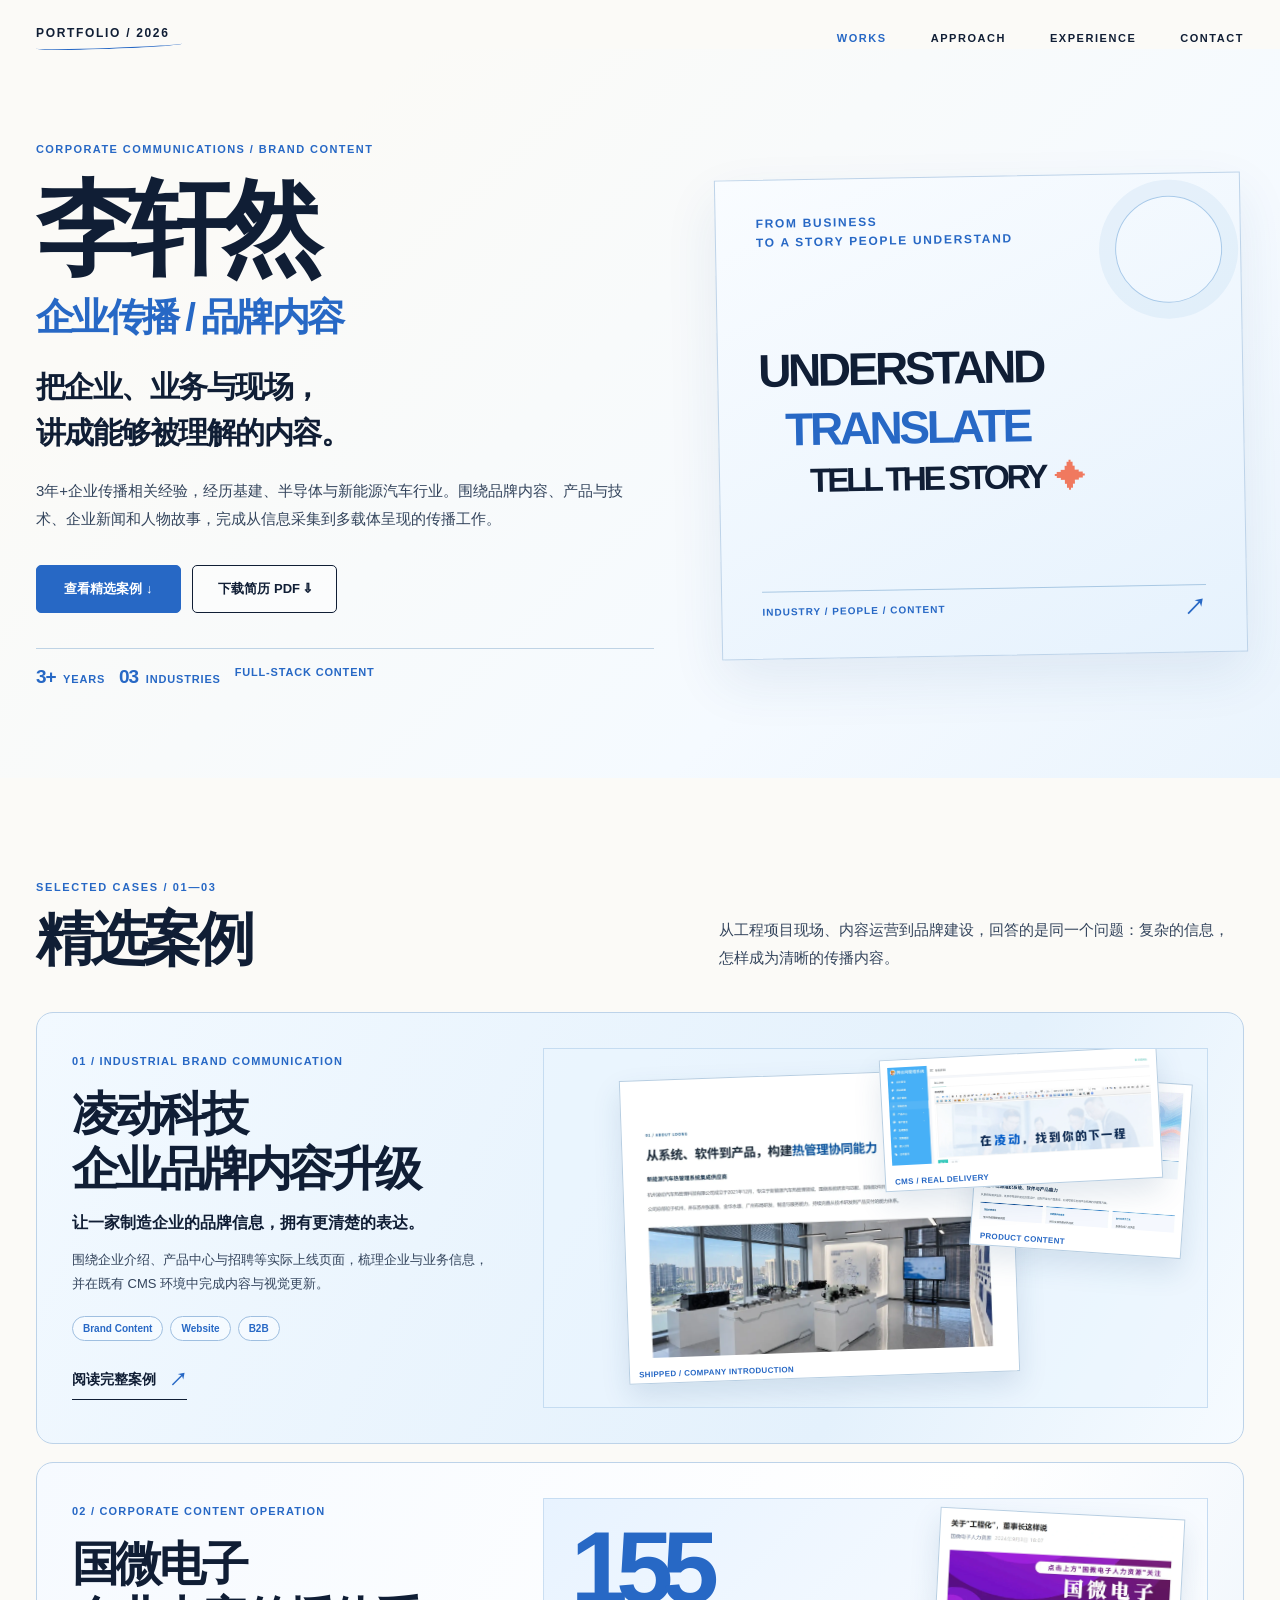
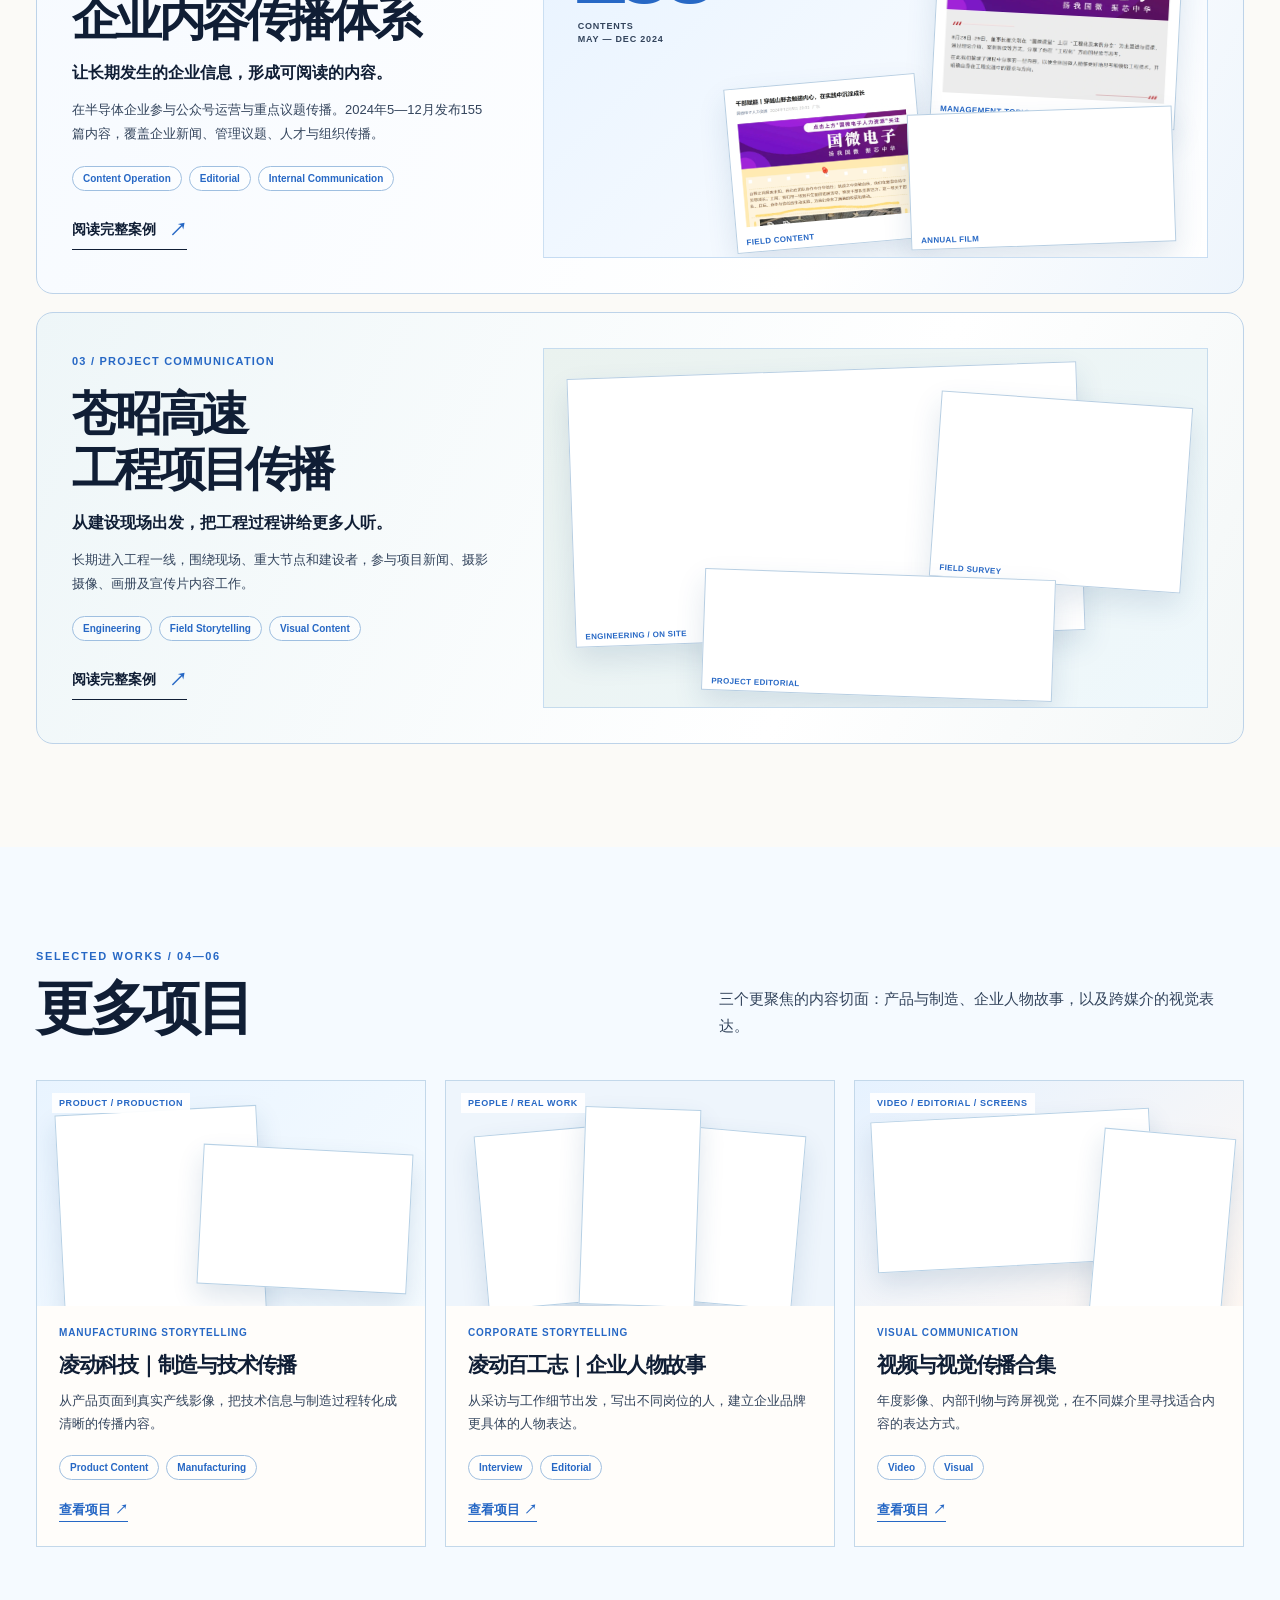
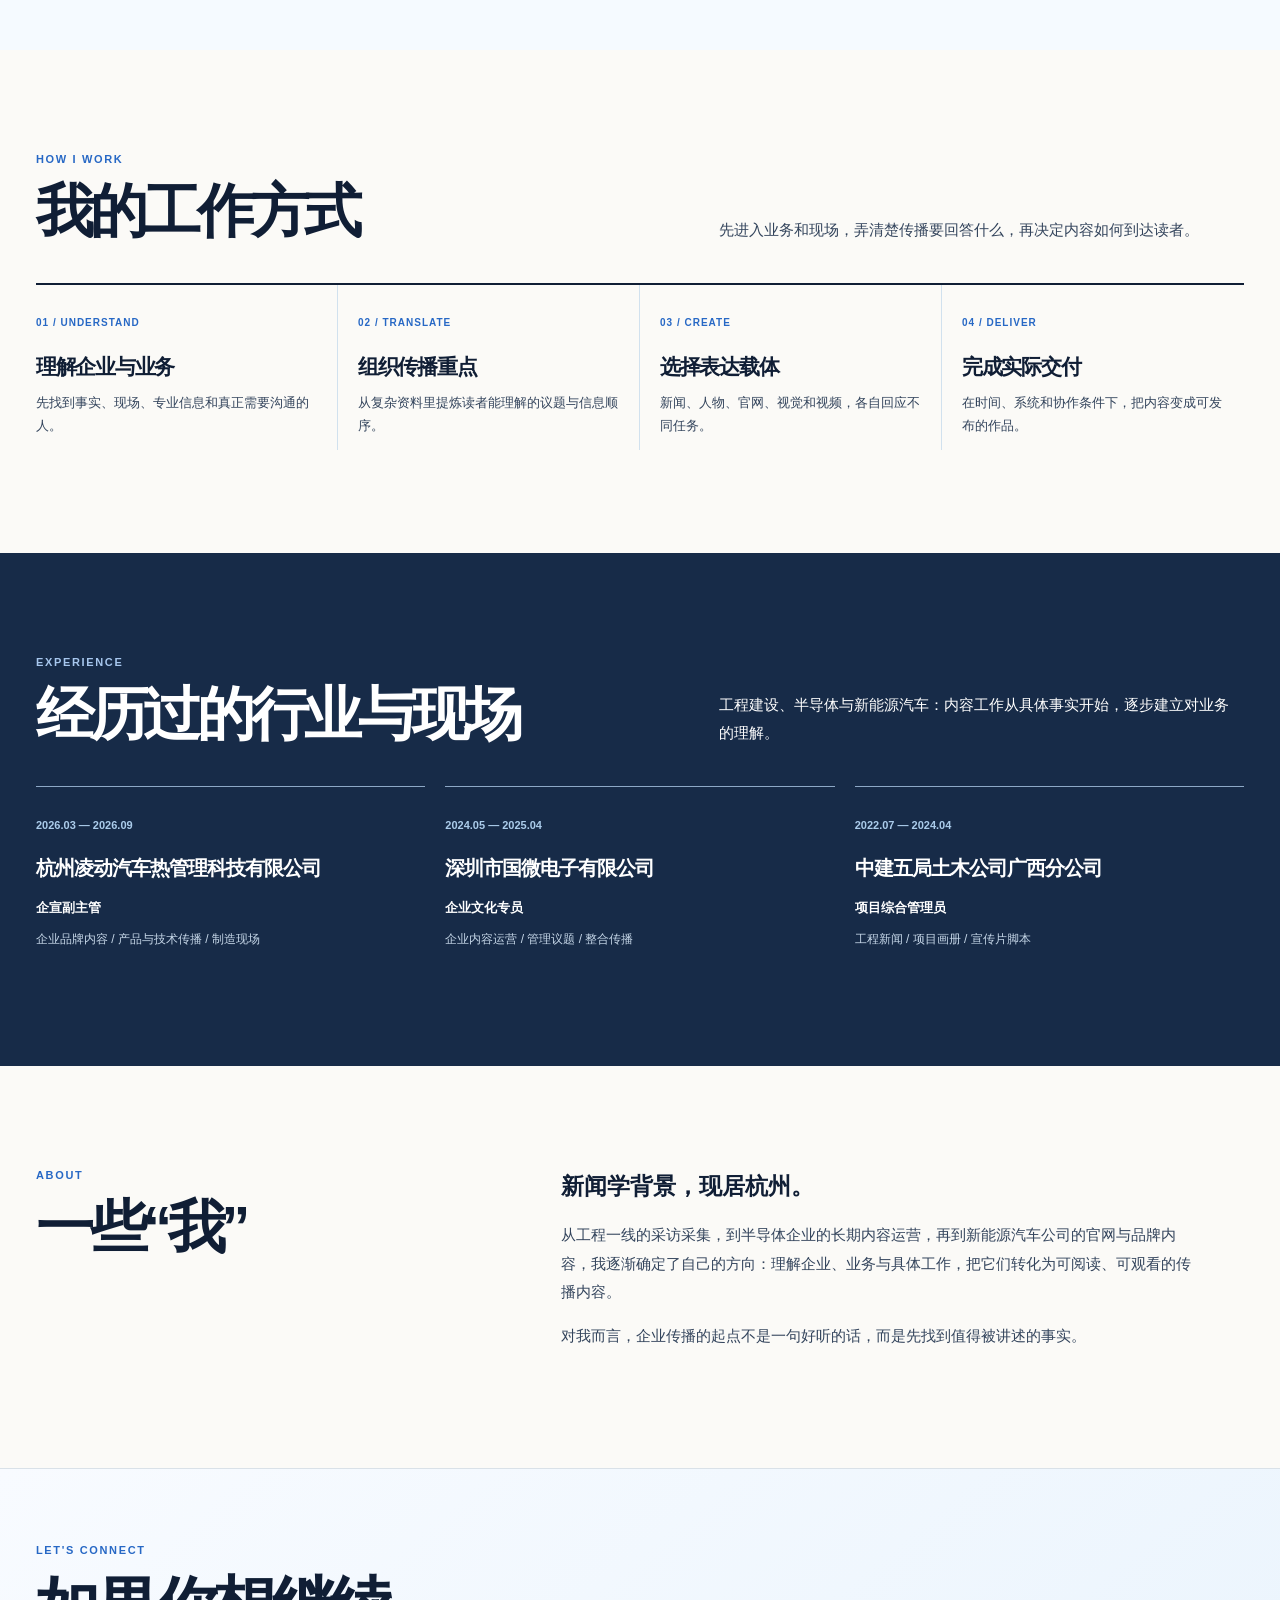
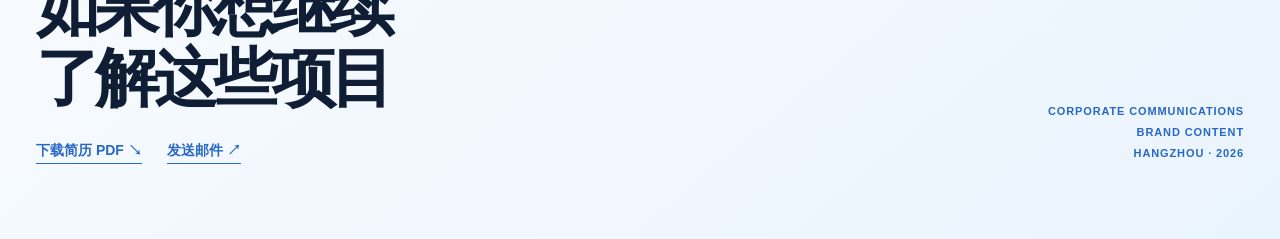
<file: index.html>
<!doctype html>
<html lang="zh-CN">
<head>
  <meta charset="utf-8">
  <meta name="viewport" content="width=device-width, initial-scale=1">
  <meta name="description" content="李轩然｜企业传播、品牌内容与制造业传播作品集。以官网、产品内容、企业新闻、人物故事和视觉影像，讲清企业与业务。">
  <title>李轩然｜企业传播与品牌内容作品集</title>
  <link rel="stylesheet" href="styles.css">
  <link rel="stylesheet" href="home-corporate.css">
</head>
<body class="home-corporate">
  <header class="topbar"><div class="shell nav"><a class="nav-brand" href="index.html">PORTFOLIO / 2026</a><nav class="nav-links" aria-label="主导航"><a class="active" href="#cases">WORKS</a><a href="#how-i-work">APPROACH</a><a href="#experience">EXPERIENCE</a><a href="#contact">CONTACT</a></nav></div></header>

  <main>
    <section class="home-hero" aria-labelledby="home-title"><div class="shell home-hero-grid"><div class="home-hero-copy"><div class="eyebrow">CORPORATE COMMUNICATIONS / BRAND CONTENT</div><h1 id="home-title">李轩然</h1><p class="home-hero-role">企业传播 / 品牌内容</p><p class="home-hero-statement">把企业、业务与现场，<br>讲成能够被理解的内容。</p><p class="home-hero-intro">3年+企业传播相关经验，经历基建、半导体与新能源汽车行业。围绕品牌内容、产品与技术、企业新闻和人物故事，完成从信息采集到多载体呈现的传播工作。</p><div class="home-hero-actions"><a class="button button-primary" href="#cases">查看精选案例 ↓</a><a class="button button-outline" href="李轩然_企业传播品牌传播简历.pdf" download>下载简历 PDF ⇩</a></div><div class="home-hero-facts" aria-label="经验概览"><span><b>3+</b> YEARS</span><span><b>03</b> INDUSTRIES</span><span>FULL-STACK CONTENT</span></div></div><div class="home-hero-editorial" aria-hidden="true"><span class="home-editorial-top">FROM BUSINESS<br>TO A STORY PEOPLE UNDERSTAND</span><div class="home-editorial-words"><span>UNDERSTAND</span><span>TRANSLATE</span><span>TELL THE STORY<span class="home-editorial-spark">✦</span></span></div><span class="home-editorial-bottom">INDUSTRY / PEOPLE / CONTENT <i>↗</i></span></div></div></section>

    <section class="home-section home-cases" id="cases"><div class="shell"><div class="home-section-head"><div><div class="section-kicker">SELECTED CASES / 01—03</div><h2>精选案例</h2></div><p>从工程项目现场、内容运营到品牌建设，回答的是同一个问题：复杂的信息，怎样成为清晰的传播内容。</p></div>
      <a class="home-case-card home-case-01" href="case-lingdong.html" aria-label="查看案例：凌动科技企业品牌内容升级"><div class="home-case-copy"><div class="home-case-index">01 / INDUSTRIAL BRAND COMMUNICATION</div><h3>凌动科技<br>企业品牌内容升级</h3><p class="home-case-focus">让一家制造企业的品牌信息，拥有更清楚的表达。</p><p>围绕企业介绍、产品中心与招聘等实际上线页面，梳理企业与业务信息，并在既有 CMS 环境中完成内容与视觉更新。</p><div class="home-case-tags"><span>Brand Content</span><span>Website</span><span>B2B</span></div><span class="home-case-cta">阅读完整案例 <b>↗</b></span></div><div class="home-case-art home-case-web"><figure class="home-web-main"><img src="assets/case01/live-pages/about.webp" alt="凌动科技实际上线的企业介绍页面" loading="lazy" decoding="async" width="1500" height="8157"><figcaption>SHIPPED / COMPANY INTRODUCTION</figcaption></figure><figure class="home-web-product"><img src="assets/case01/live-pages/product-system.webp" alt="凌动科技实际上线的产品系统页面" loading="lazy" width="1500" height="3706"><figcaption>PRODUCT CONTENT</figcaption></figure><figure class="home-web-cms"><img src="assets/case01/cms-html-window.webp" alt="凌动科技官网后台实际编辑窗口" loading="lazy" width="2355" height="1393"><figcaption>CMS / REAL DELIVERY</figcaption></figure></div></a>

      <a class="home-case-card home-case-02" href="case-guowei-corporate.html" aria-label="查看案例：国微电子企业内容传播体系"><div class="home-case-copy"><div class="home-case-index">02 / CORPORATE CONTENT OPERATION</div><h3>国微电子<br>企业内容传播体系</h3><p class="home-case-focus">让长期发生的企业信息，形成可阅读的内容。</p><p>在半导体企业参与公众号运营与重点议题传播。2024年5—12月发布155篇内容，覆盖企业新闻、管理议题、人才与组织传播。</p><div class="home-case-tags"><span>Content Operation</span><span>Editorial</span><span>Internal Communication</span></div><span class="home-case-cta">阅读完整案例 <b>↗</b></span></div><div class="home-case-art home-case-archive"><div class="home-archive-stat"><strong>155</strong><span>CONTENTS<br>MAY — DEC 2024</span></div><figure class="home-gw-news"><img src="assets/case03/management-engineering.webp" alt="国微电子工程化议题公众号文章实际画面" loading="lazy"><figcaption>MANAGEMENT TOPIC</figcaption></figure><figure class="home-gw-event"><img src="assets/case03/live-field.webp" alt="国微电子干部拓展现场文章实际画面" loading="lazy"><figcaption>FIELD CONTENT</figcaption></figure><figure class="home-gw-film"><img src="assets/annual/annual-moments-poster.webp" alt="国微年度视频真实画面" loading="lazy" width="1152" height="480"><figcaption>ANNUAL FILM</figcaption></figure></div></a>

      <a class="home-case-card home-case-03" href="case-cangzhao-engineering.html" aria-label="查看案例：苍昭高速工程项目传播"><div class="home-case-copy"><div class="home-case-index">03 / PROJECT COMMUNICATION</div><h3>苍昭高速<br>工程项目传播</h3><p class="home-case-focus">从建设现场出发，把工程过程讲给更多人听。</p><p>长期进入工程一线，围绕现场、重大节点和建设者，参与项目新闻、摄影摄像、画册及宣传片内容工作。</p><div class="home-case-tags"><span>Engineering</span><span>Field Storytelling</span><span>Visual Content</span></div><span class="home-case-cta">阅读完整案例 <b>↗</b></span></div><div class="home-case-art home-case-field"><figure class="home-cz-main"><img src="assets/cangzhao/tunnel-hero.webp" alt="苍昭高速真实隧道建设现场" loading="lazy"><figcaption>ENGINEERING / ON SITE</figcaption></figure><figure class="home-cz-survey"><img src="assets/cangzhao-case03/field-survey.jpg" alt="苍昭高速工程人员在山地现场测量踏勘" loading="lazy"><figcaption>FIELD SURVEY</figcaption></figure><figure class="home-cz-booklet"><img src="assets/cangzhao-case03/booklet-project.jpeg" alt="苍昭高速项目画册真实跨页局部" loading="lazy"><figcaption>PROJECT EDITORIAL</figcaption></figure></div></a>
    </div></section>

    <section class="home-section home-more" id="selected-works"><div class="shell"><div class="home-section-head"><div><div class="section-kicker">SELECTED WORKS / 04—06</div><h2>更多项目</h2></div><p>三个更聚焦的内容切面：产品与制造、企业人物故事，以及跨媒介的视觉表达。</p></div><div class="home-more-grid">
      <a class="home-more-item home-more-manufacturing" href="work-manufacturing-technology.html" aria-label="查看项目：凌动科技制造与技术传播"><div class="home-more-art home-more-technical"><figure class="home-more-product"><img src="assets/case01/live-pages/product-controller.webp" alt="凌动科技热管理控制器实际上线页面" loading="lazy" width="1500" height="3845"></figure><figure class="home-more-factory"><img src="assets/work05/home-factory-floor.webp" alt="凌动科技真实制造车间现场照片" loading="lazy" width="1200" height="640"></figure><span>PRODUCT / PRODUCTION</span></div><div class="home-more-copy"><div class="home-more-kicker">MANUFACTURING STORYTELLING</div><h3>凌动科技｜制造与技术传播</h3><p>从产品页面到真实产线影像，把技术信息与制造过程转化成清晰的传播内容。</p><div class="home-more-tags"><span>Product Content</span><span>Manufacturing</span></div><span class="home-more-cta">查看项目 ↗</span></div></a>
      <a class="home-more-item home-more-people" href="case-employee-storytelling.html" aria-label="查看项目：凌动百工志企业人物故事"><div class="home-more-art home-more-story"><figure><img src="assets/case02/罗玉国-主视觉.webp" alt="晨阳人物稿真实主视觉" loading="lazy"></figure><figure><img src="assets/case02/何莎莎-主视觉.webp" alt="可乐人物稿真实主视觉" loading="lazy"></figure><figure><img src="assets/case02/孙君旭篇_主视觉_清洁版_final.webp" alt="重楼人物稿真实主视觉" loading="lazy"></figure><span>PEOPLE / REAL WORK</span></div><div class="home-more-copy"><div class="home-more-kicker">CORPORATE STORYTELLING</div><h3>凌动百工志｜企业人物故事</h3><p>从采访与工作细节出发，写出不同岗位的人，建立企业品牌更具体的人物表达。</p><div class="home-more-tags"><span>Interview</span><span>Editorial</span></div><span class="home-more-cta">查看项目 ↗</span></div></a>
      <a class="home-more-item home-more-visual" href="work-video-visual.html" aria-label="查看项目：视频与视觉传播合集"><div class="home-more-art home-more-video"><figure class="home-video-still"><img src="assets/annual/annual-moments-poster.webp" alt="2024国微年度视频真实画面" loading="lazy" width="1152" height="480"></figure><figure class="home-video-screen"><img src="assets/work06/dingtalk-poster-02.webp" alt="凌动科技钉钉内部沟通海报" loading="lazy"></figure><span>VIDEO / EDITORIAL / SCREENS</span></div><div class="home-more-copy"><div class="home-more-kicker">VISUAL COMMUNICATION</div><h3>视频与视觉传播合集</h3><p>年度影像、内部刊物与跨屏视觉，在不同媒介里寻找适合内容的表达方式。</p><div class="home-more-tags"><span>Video</span><span>Visual</span></div><span class="home-more-cta">查看项目 ↗</span></div></a>
    </div></div></section>

    <section class="home-section home-process" id="how-i-work"><div class="shell"><div class="home-section-head"><div><div class="section-kicker">HOW I WORK</div><h2>我的工作方式</h2></div><p>先进入业务和现场，弄清楚传播要回答什么，再决定内容如何到达读者。</p></div><div class="home-process-grid"><div><span>01 / UNDERSTAND</span><h3>理解企业与业务</h3><p>先找到事实、现场、专业信息和真正需要沟通的人。</p></div><div><span>02 / TRANSLATE</span><h3>组织传播重点</h3><p>从复杂资料里提炼读者能理解的议题与信息顺序。</p></div><div><span>03 / CREATE</span><h3>选择表达载体</h3><p>新闻、人物、官网、视觉和视频，各自回应不同任务。</p></div><div><span>04 / DELIVER</span><h3>完成实际交付</h3><p>在时间、系统和协作条件下，把内容变成可发布的作品。</p></div></div></div></section>

    <section class="home-section home-experience" id="experience"><div class="shell"><div class="home-section-head"><div><div class="section-kicker">EXPERIENCE</div><h2>经历过的行业与现场</h2></div><p>工程建设、半导体与新能源汽车：内容工作从具体事实开始，逐步建立对业务的理解。</p></div><div class="home-experience-grid"><div><span>2026.03 — 2026.09</span><h3>杭州凌动汽车热管理科技有限公司</h3><strong>企宣副主管</strong><p>企业品牌内容 / 产品与技术传播 / 制造现场</p></div><div><span>2024.05 — 2025.04</span><h3>深圳市国微电子有限公司</h3><strong>企业文化专员</strong><p>企业内容运营 / 管理议题 / 整合传播</p></div><div><span>2022.07 — 2024.04</span><h3>中建五局土木公司广西分公司</h3><strong>项目综合管理员</strong><p>工程新闻 / 项目画册 / 宣传片脚本</p></div></div></div></section>

    <section class="home-section home-about" id="about-me"><div class="shell home-about-grid"><div><div class="section-kicker">ABOUT</div><h2>一些“我”</h2></div><div><p class="home-about-lead">新闻学背景，现居杭州。</p><p>从工程一线的采访采集，到半导体企业的长期内容运营，再到新能源汽车公司的官网与品牌内容，我逐渐确定了自己的方向：理解企业、业务与具体工作，把它们转化为可阅读、可观看的传播内容。</p><p>对我而言，企业传播的起点不是一句好听的话，而是先找到值得被讲述的事实。</p></div></div></section>
  </main>

  <footer class="footer home-contact" id="contact"><div class="shell home-contact-grid"><div><div class="section-kicker">LET'S CONNECT</div><h2>如果你想继续<br>了解这些项目</h2><div class="home-contact-links"><a href="李轩然_企业传播品牌传播简历.pdf" download>下载简历 PDF ↘</a><a href="mailto:SeanLee1211@163.com">发送邮件 ↗</a></div></div><div class="home-contact-aside">CORPORATE COMMUNICATIONS<br>BRAND CONTENT<br>HANGZHOU · 2026</div></div></footer>
  <script src="script.js"></script>
</body>
</html>
</file>
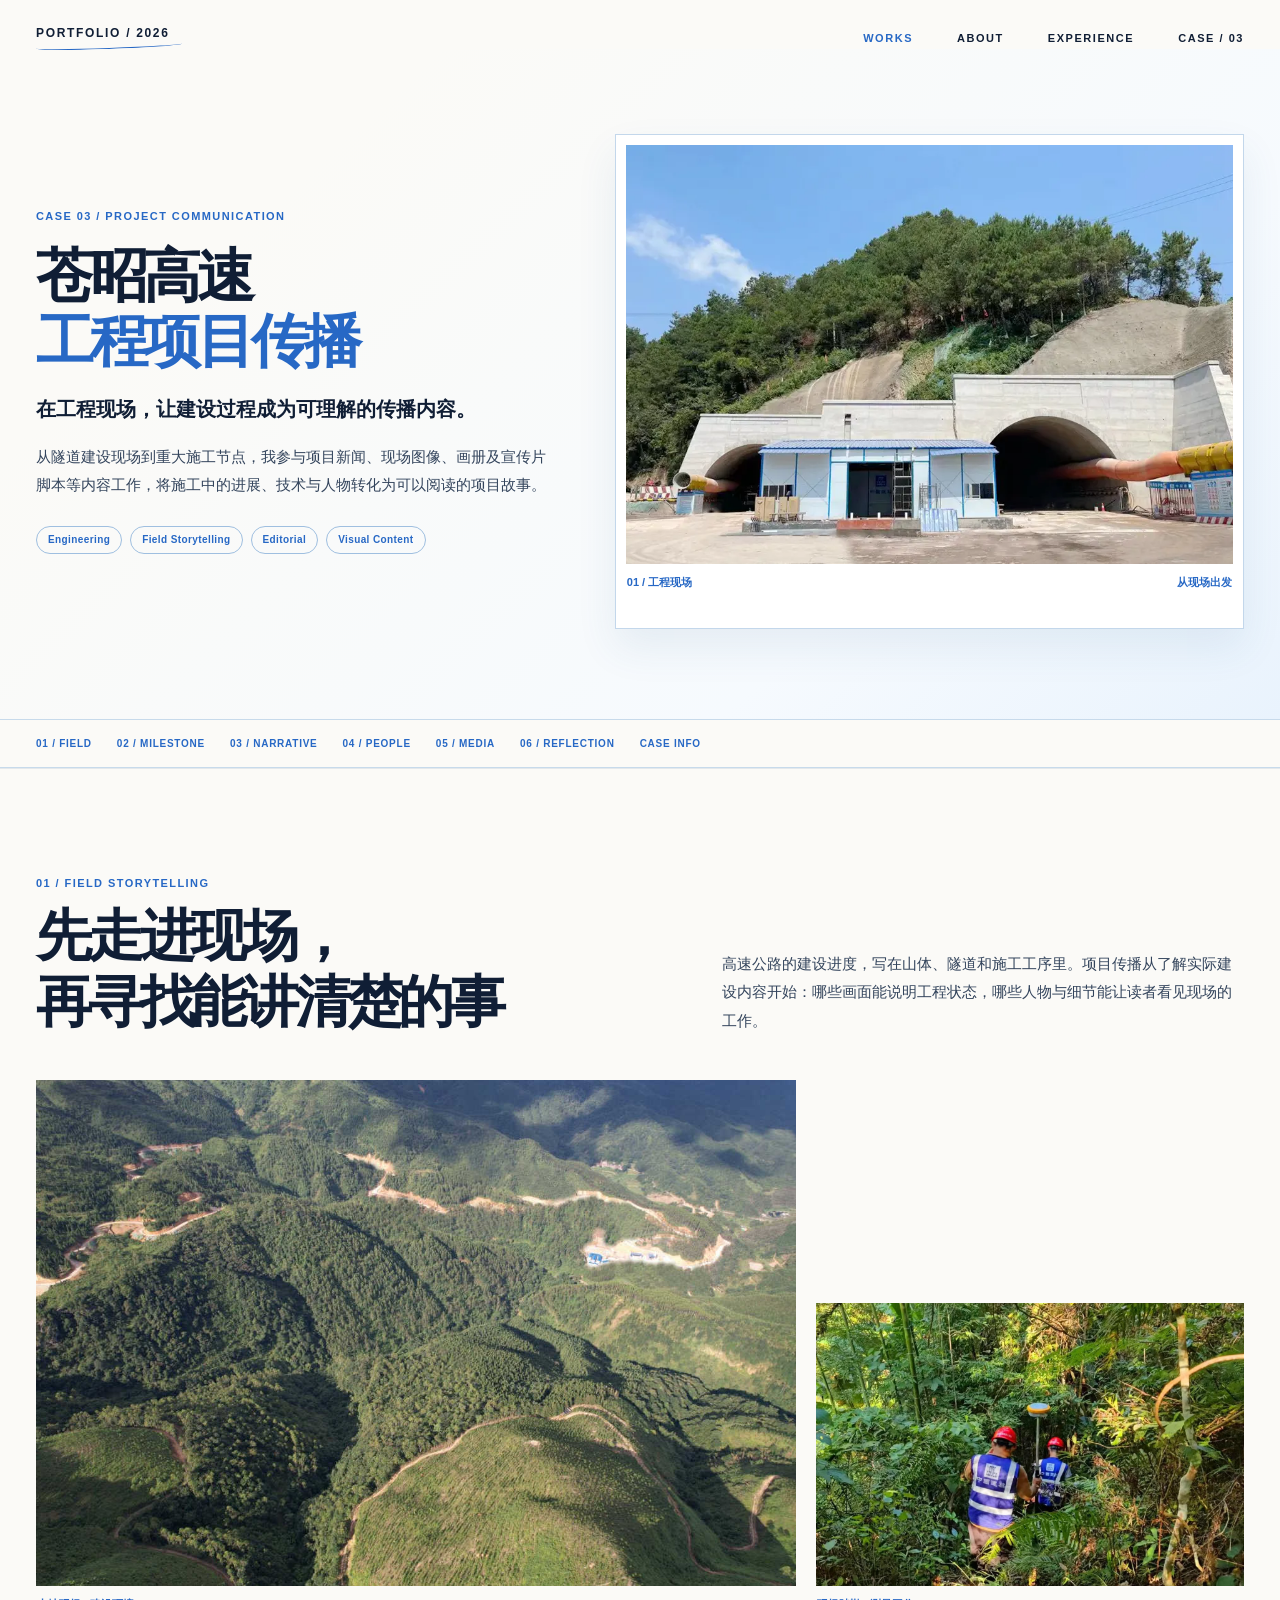
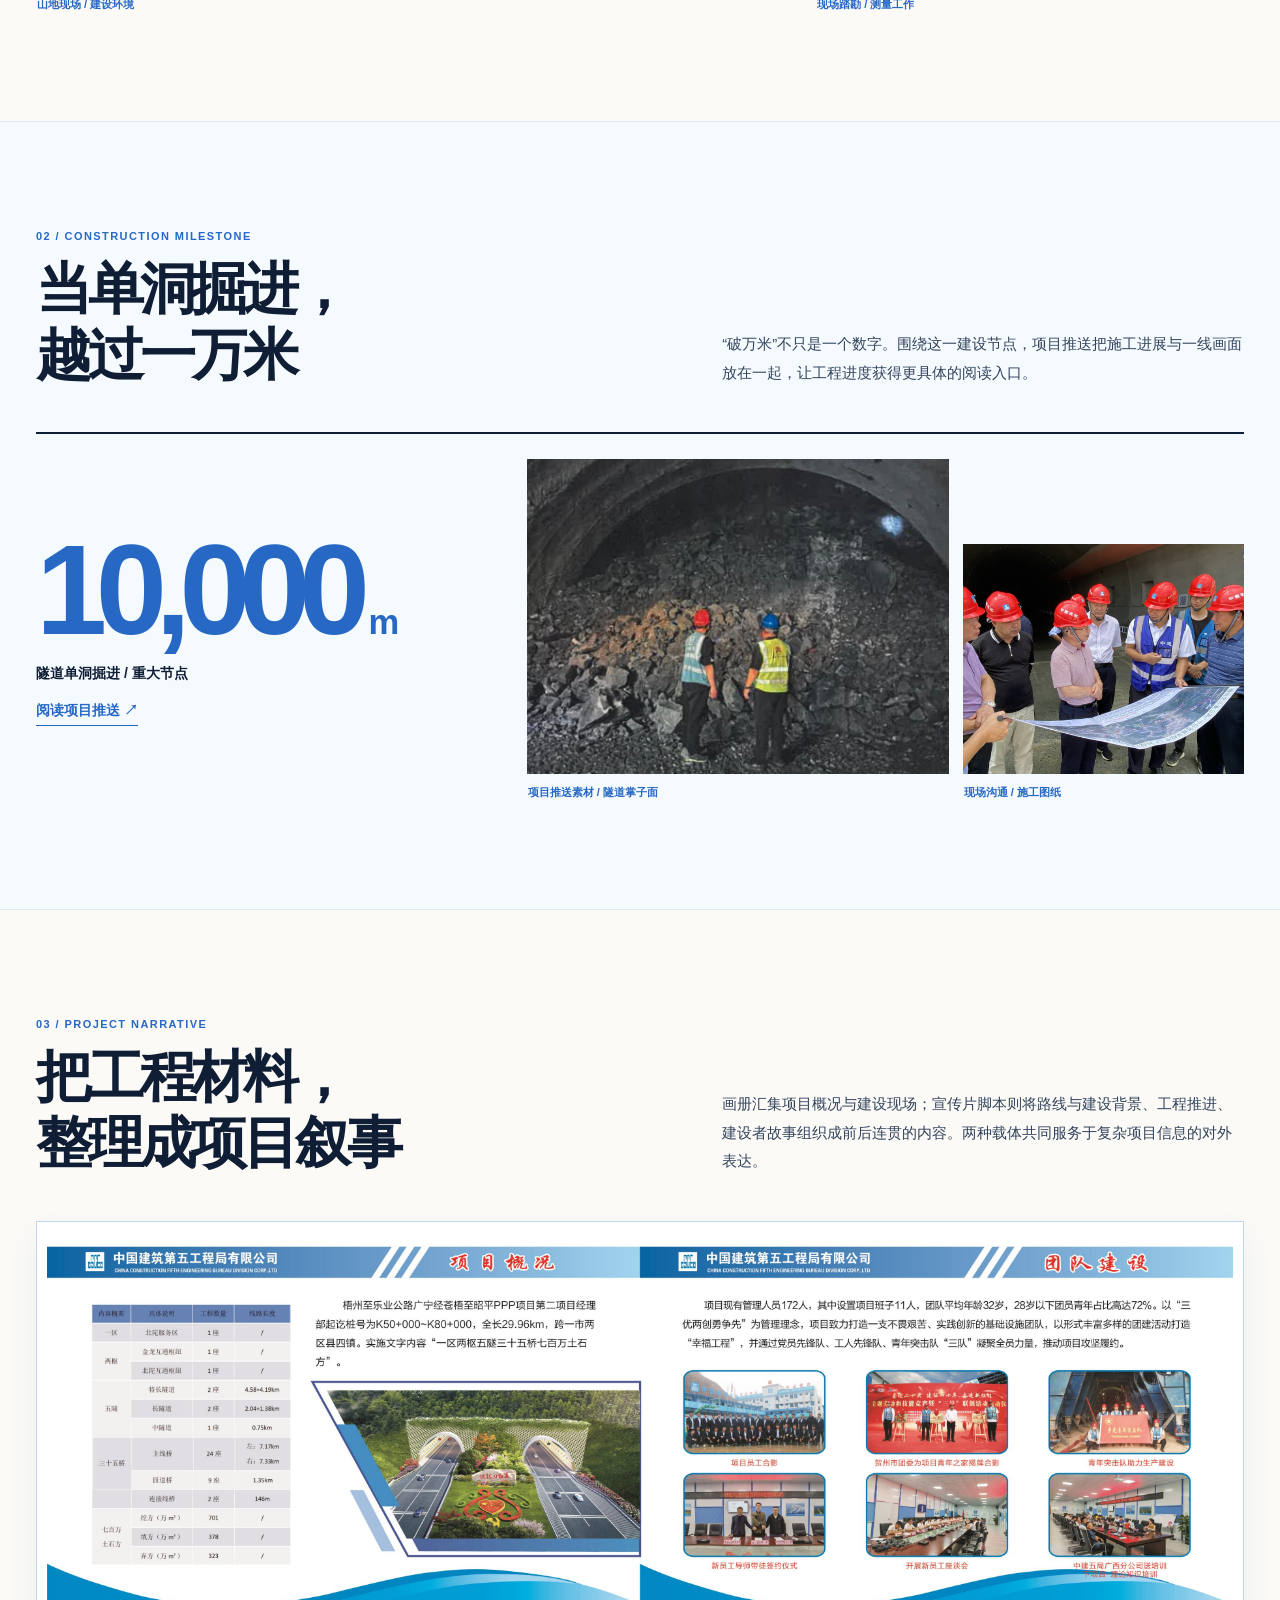
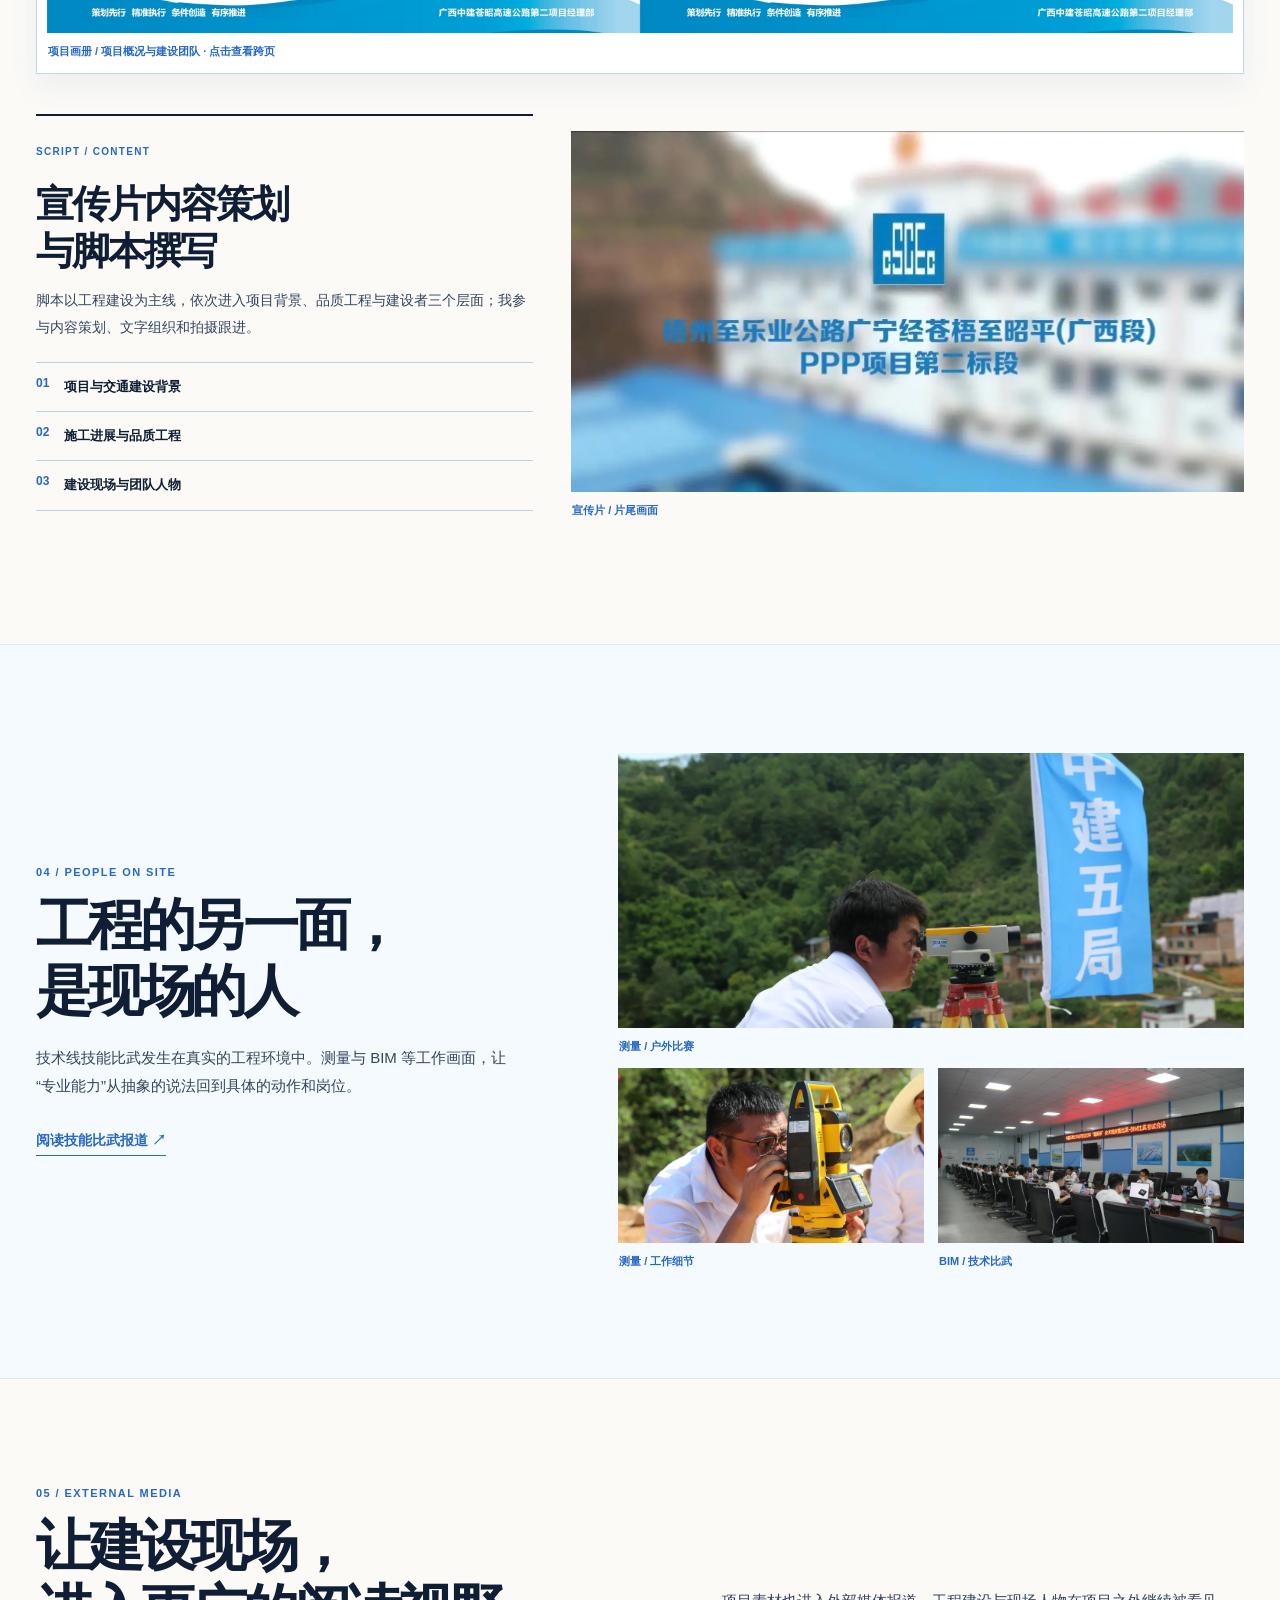
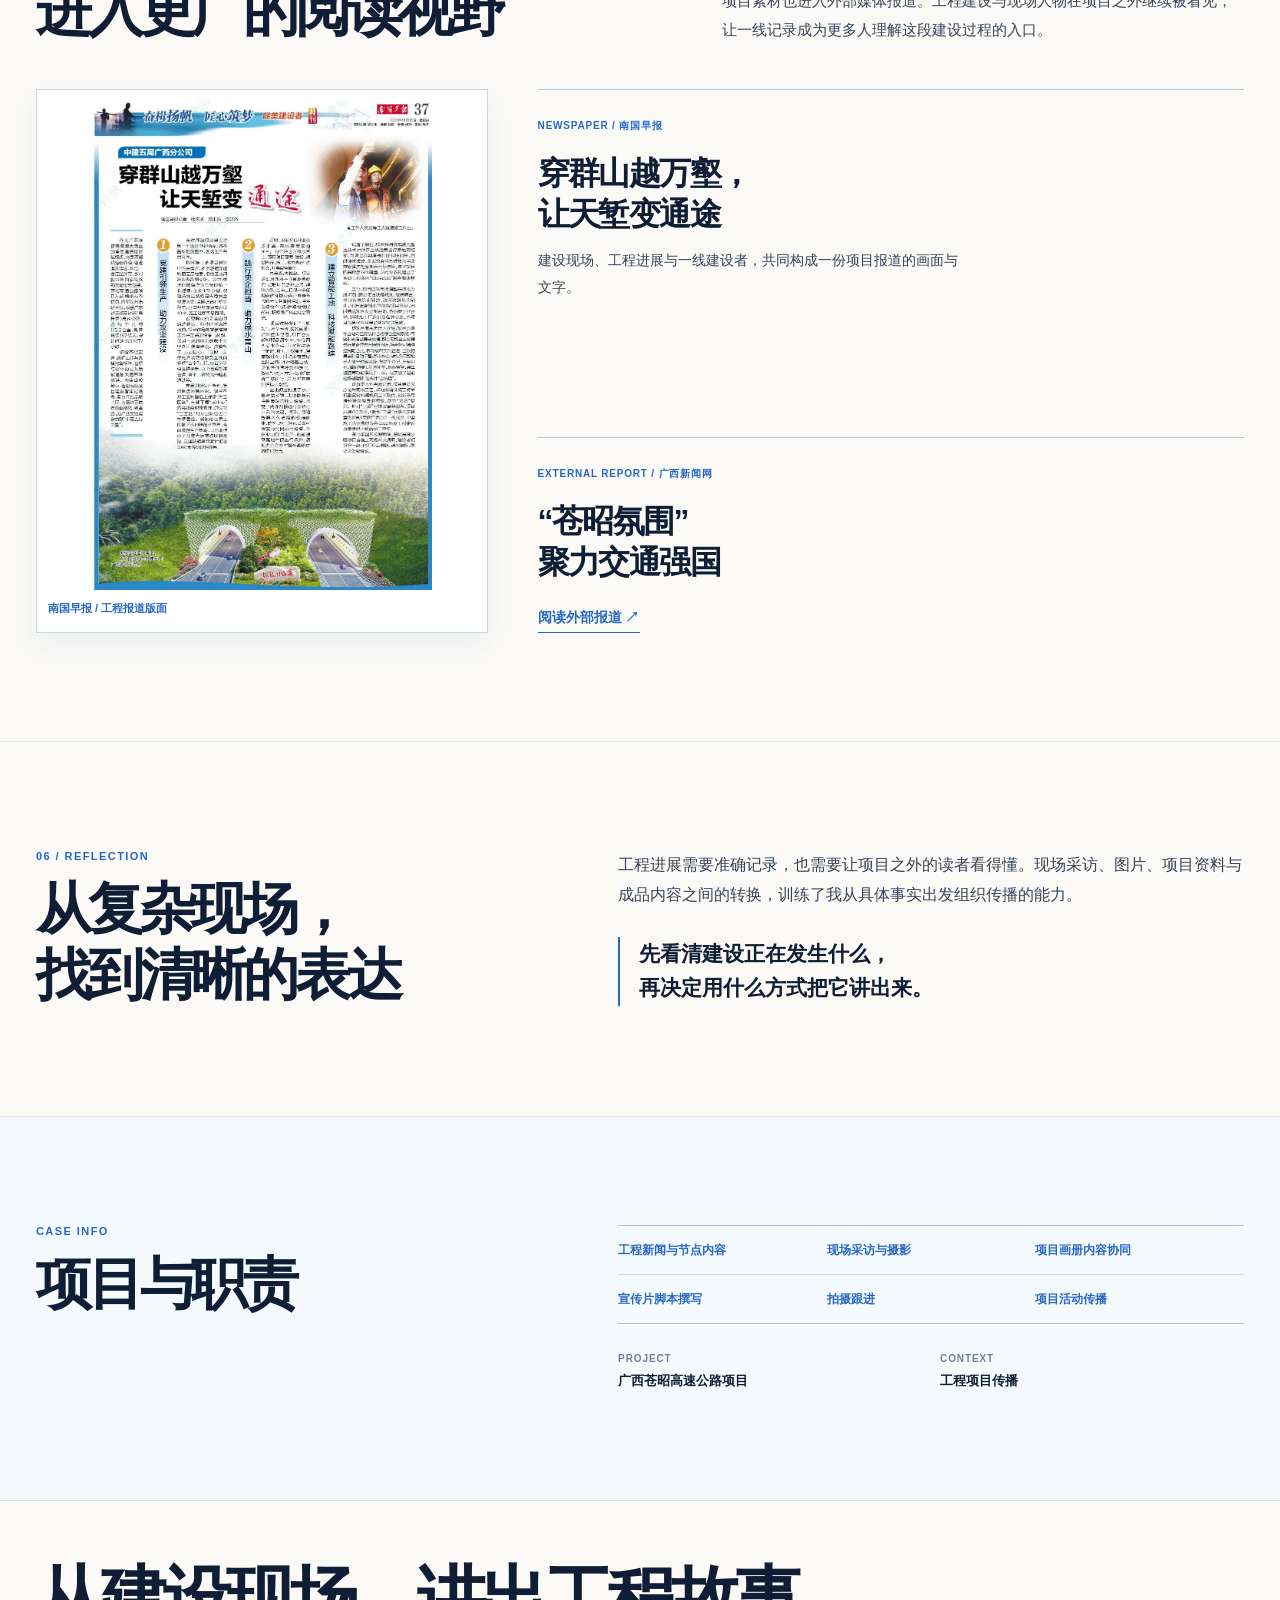
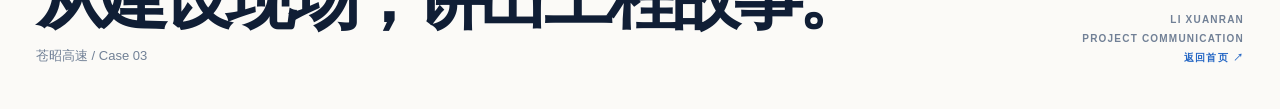
<file: case-cangzhao-engineering.html>
<!doctype html>
<html lang="zh-CN">
<head>
  <meta charset="utf-8">
  <meta name="viewport" content="width=device-width, initial-scale=1">
  <meta name="description" content="苍昭高速工程项目传播：从建设现场、重大节点到项目画册与对外报道。">
  <title>苍昭高速｜工程项目传播｜李轩然 Portfolio</title>
  <link rel="stylesheet" href="styles.css">
  <link rel="stylesheet" href="case-cangzhao-engineering.css">
</head>
<body class="cangzhao-case">
  <header class="topbar"><div class="shell nav"><a class="nav-brand" href="index.html">PORTFOLIO / 2026</a><nav class="nav-links" aria-label="主导航"><a class="active" href="index.html#cases">WORKS</a><a href="index.html#about-me">ABOUT</a><a href="index.html#experience">EXPERIENCE</a><span class="nav-note">CASE / 03</span></nav></div></header>
  <main>
    <section class="cz-hero" aria-labelledby="cz-title"><div class="shell cz-hero-grid">
      <div class="cz-hero-copy"><div class="eyebrow">CASE 03 / PROJECT COMMUNICATION</div><h1 id="cz-title">苍昭高速<br><em>工程项目传播</em></h1><p class="cz-hero-deck">在工程现场，让建设过程成为可理解的传播内容。</p><p>从隧道建设现场到重大施工节点，我参与项目新闻、现场图像、画册及宣传片脚本等内容工作，将施工中的进展、技术与人物转化为可以阅读的项目故事。</p><div class="cz-tags"><span>Engineering</span><span>Field Storytelling</span><span>Editorial</span><span>Visual Content</span></div></div>
      <figure class="cz-hero-image"><img src="assets/cangzhao/tunnel-hero.webp" alt="苍昭高速隧道入口施工现场" fetchpriority="high" width="900" height="610"><figcaption><span>01 / 工程现场</span><b>从现场出发</b></figcaption></figure>
    </div></section>

    <nav class="cz-index" aria-label="案例章节导航"><div class="shell"><a href="#field">01 / FIELD</a><a href="#milestone">02 / MILESTONE</a><a href="#narrative">03 / NARRATIVE</a><a href="#people">04 / PEOPLE</a><a href="#media">05 / MEDIA</a><a href="#reflection">06 / REFLECTION</a><a href="#case-info">CASE INFO</a></div></nav>

    <section class="cz-section cz-field" id="field"><div class="shell"><div class="cz-heading"><div><div class="eyebrow">01 / FIELD STORYTELLING</div><h2>先走进现场，<br>再寻找能讲清楚的事</h2></div><p>高速公路的建设进度，写在山体、隧道和施工工序里。项目传播从了解实际建设内容开始：哪些画面能说明工程状态，哪些人物与细节能让读者看见现场的工作。</p></div><div class="cz-field-gallery"><figure><img src="assets/cangzhao-case03/mountain-terrain.jpg" alt="苍昭高速项目沿线山地与施工便道的现场画面" loading="lazy" decoding="async" width="1209" height="805"><figcaption>山地现场 / 建设环境</figcaption></figure><figure><img src="assets/cangzhao-case03/field-survey.jpg" alt="工程人员在山地现场进行测量踏勘" loading="lazy" decoding="async" width="1371" height="914"><figcaption>现场踏勘 / 测量工作</figcaption></figure></div></div></section>

    <section class="cz-section cz-milestone" id="milestone"><div class="shell"><div class="cz-heading"><div><div class="eyebrow">02 / CONSTRUCTION MILESTONE</div><h2>当单洞掘进，<br>越过一万米</h2></div><p>“破万米”不只是一个数字。围绕这一建设节点，项目推送把施工进展与一线画面放在一起，让工程进度获得更具体的阅读入口。</p></div><div class="cz-milestone-feature"><div class="cz-milestone-data"><strong>10,000<span>m</span></strong><span>隧道单洞掘进 / 重大节点</span><a href="https://mp.weixin.qq.com/s/K1c77ZviChW_rFHif7yv2Q" target="_blank" rel="noopener noreferrer">阅读项目推送 ↗</a></div><div class="cz-milestone-images"><figure><img src="assets/cangzhao-case03/face-inspection.jpg" alt="项目推送素材：施工人员在隧道掌子面查看现场" loading="lazy" decoding="async" width="1002" height="668"><figcaption>项目推送素材 / 隧道掌子面</figcaption></figure><figure><img src="assets/cangzhao-case03/tunnel-site-briefing.webp" alt="工程人员在隧道口查看施工图纸" loading="lazy" decoding="async"><figcaption>现场沟通 / 施工图纸</figcaption></figure></div></div></div></section>

    <section class="cz-section cz-narrative" id="narrative"><div class="shell"><div class="cz-heading"><div><div class="eyebrow">03 / PROJECT NARRATIVE</div><h2>把工程材料，<br>整理成项目叙事</h2></div><p>画册汇集项目概况与建设现场；宣传片脚本则将路线与建设背景、工程推进、建设者故事组织成前后连贯的内容。两种载体共同服务于复杂项目信息的对外表达。</p></div><figure class="cz-booklet"><a href="assets/cangzhao-case03/booklet-project.jpeg" target="_blank" rel="noopener noreferrer" aria-label="打开项目画册跨页大图"><img src="assets/cangzhao-case03/booklet-project.jpeg" alt="苍昭高速项目画册中项目概况及团队建设跨页" loading="lazy" decoding="async" width="3638" height="1230"></a><figcaption>项目画册 / 项目概况与建设团队 · 点击查看跨页</figcaption></figure><div class="cz-output-grid"><div class="cz-script"><div class="cz-script-head"><span>SCRIPT / CONTENT</span><h3>宣传片内容策划<br>与脚本撰写</h3><p>脚本以工程建设为主线，依次进入项目背景、品质工程与建设者三个层面；我参与内容策划、文字组织和拍摄跟进。</p></div><ol><li><b>01</b><span>项目与交通建设背景</span></li><li><b>02</b><span>施工进展与品质工程</span></li><li><b>03</b><span>建设现场与团队人物</span></li></ol></div><figure class="cz-film-still"><img src="assets/cangzhao/promo-ending.webp" alt="苍昭高速项目宣传片片尾画面截图" loading="lazy" decoding="async"><figcaption>宣传片 / 片尾画面</figcaption></figure></div></div></section>

    <section class="cz-section cz-people" id="people"><div class="shell cz-people-grid"><div><div class="eyebrow">04 / PEOPLE ON SITE</div><h2>工程的另一面，<br>是现场的人</h2><p>技术线技能比武发生在真实的工程环境中。测量与 BIM 等工作画面，让“专业能力”从抽象的说法回到具体的动作和岗位。</p><a class="cz-link" href="https://mp.weixin.qq.com/s/FdL3VrMTxcF4GNWobs7c4Q" target="_blank" rel="noopener noreferrer">阅读技能比武报道 ↗</a></div><div class="cz-people-photos"><figure><img src="assets/cangzhao-case03/survey-competition.webp" alt="苍昭高速技术线技能比武户外测量现场" loading="lazy" decoding="async"><figcaption>测量 / 户外比赛</figcaption></figure><figure><img src="assets/cangzhao/skills-survey.webp" alt="苍昭高速技术线技能比武测量设备操作细节" loading="lazy" decoding="async"><figcaption>测量 / 工作细节</figcaption></figure><figure><img src="assets/cangzhao/skills-bim.webp" alt="苍昭高速技术线技能比武 BIM 环节" loading="lazy" decoding="async"><figcaption>BIM / 技术比武</figcaption></figure></div></div></section>

    <section class="cz-section cz-media" id="media"><div class="shell"><div class="cz-heading"><div><div class="eyebrow">05 / EXTERNAL MEDIA</div><h2>让建设现场，<br>进入更广的阅读视野</h2></div><p>项目素材也进入外部媒体报道。工程建设与现场人物在项目之外继续被看见，让一线记录成为更多人理解这段建设过程的入口。</p></div><div class="cz-media-grid"><figure class="cz-media-print"><img src="assets/cangzhao/media-feature.webp" alt="南国早报刊载的苍昭高速项目相关报道版面" loading="lazy" decoding="async"><figcaption>南国早报 / 工程报道版面</figcaption></figure><div class="cz-media-side"><div class="cz-media-entry"><span>NEWSPAPER / 南国早报</span><h3>穿群山越万壑，<br>让天堑变通途</h3><p>建设现场、工程进展与一线建设者，共同构成一份项目报道的画面与文字。</p></div><div class="cz-media-entry"><span>EXTERNAL REPORT / 广西新闻网</span><h3>“苍昭氛围”<br>聚力交通强国</h3><a class="cz-link" href="https://tj.gxnews.com.cn/staticpages/20220915/newgx63232a3e-20891430-2.shtml" target="_blank" rel="noopener noreferrer">阅读外部报道 ↗</a></div></div></div></div></section>

    <section class="cz-section cz-reflection" id="reflection"><div class="shell cz-split"><div><div class="eyebrow">06 / REFLECTION</div><h2>从复杂现场，<br>找到清晰的表达</h2></div><div><p>工程进展需要准确记录，也需要让项目之外的读者看得懂。现场采访、图片、项目资料与成品内容之间的转换，训练了我从具体事实出发组织传播的能力。</p><blockquote>先看清建设正在发生什么，<br>再决定用什么方式把它讲出来。</blockquote></div></div></section>

    <section class="cz-section cz-info" id="case-info"><div class="shell cz-split"><div><div class="eyebrow">CASE INFO</div><h2>项目与职责</h2></div><div><div class="cz-role-list"><span>工程新闻与节点内容</span><span>现场采访与摄影</span><span>项目画册内容协同</span><span>宣传片脚本撰写</span><span>拍摄跟进</span><span>项目活动传播</span></div><dl><div><dt>PROJECT</dt><dd>广西苍昭高速公路项目</dd></div><div><dt>CONTEXT</dt><dd>工程项目传播</dd></div></dl></div></div></section>
  </main>
  <footer class="footer"><div class="shell footer-row"><div><h2>从建设现场，讲出工程故事。</h2><p>苍昭高速 / Case 03</p></div><div class="footer-meta">LI XUANRAN<br>PROJECT COMMUNICATION<br><a href="index.html">返回首页 ↗</a></div></div></footer>
</body>
</html>
</file>
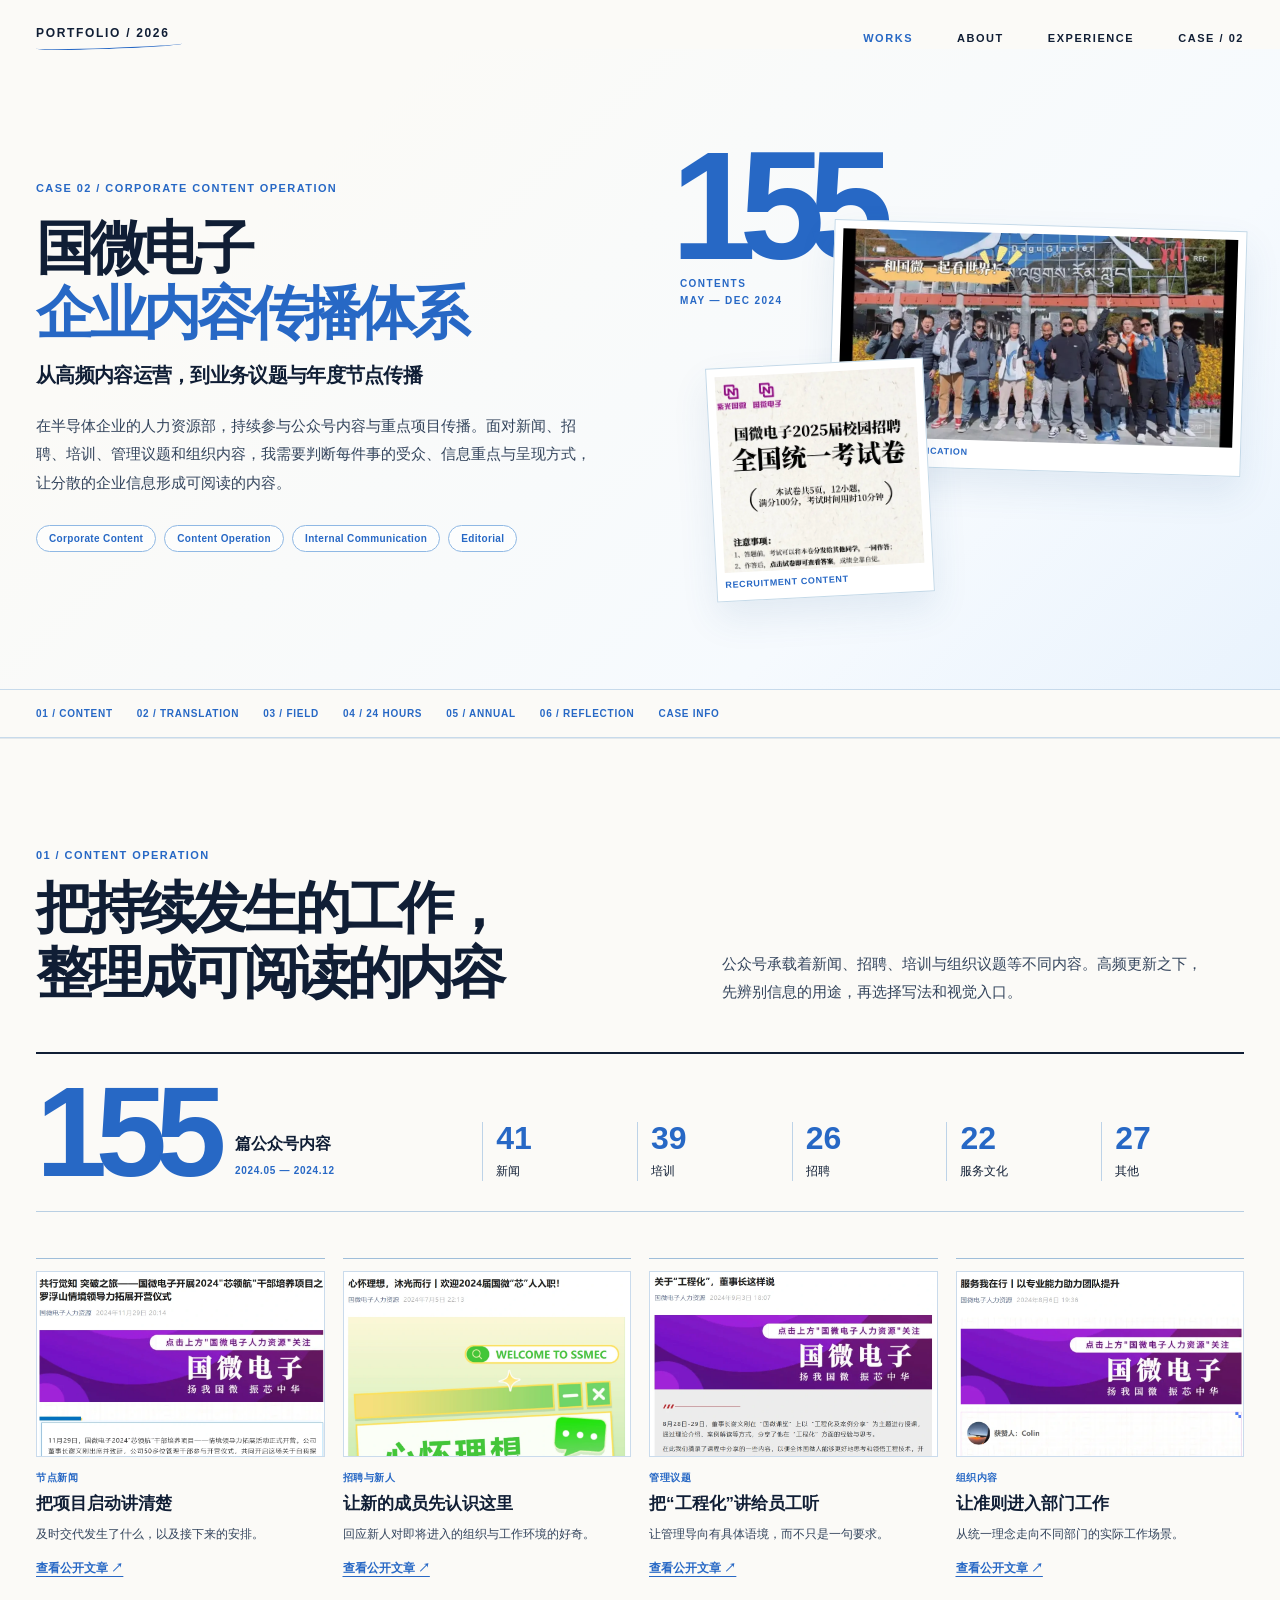
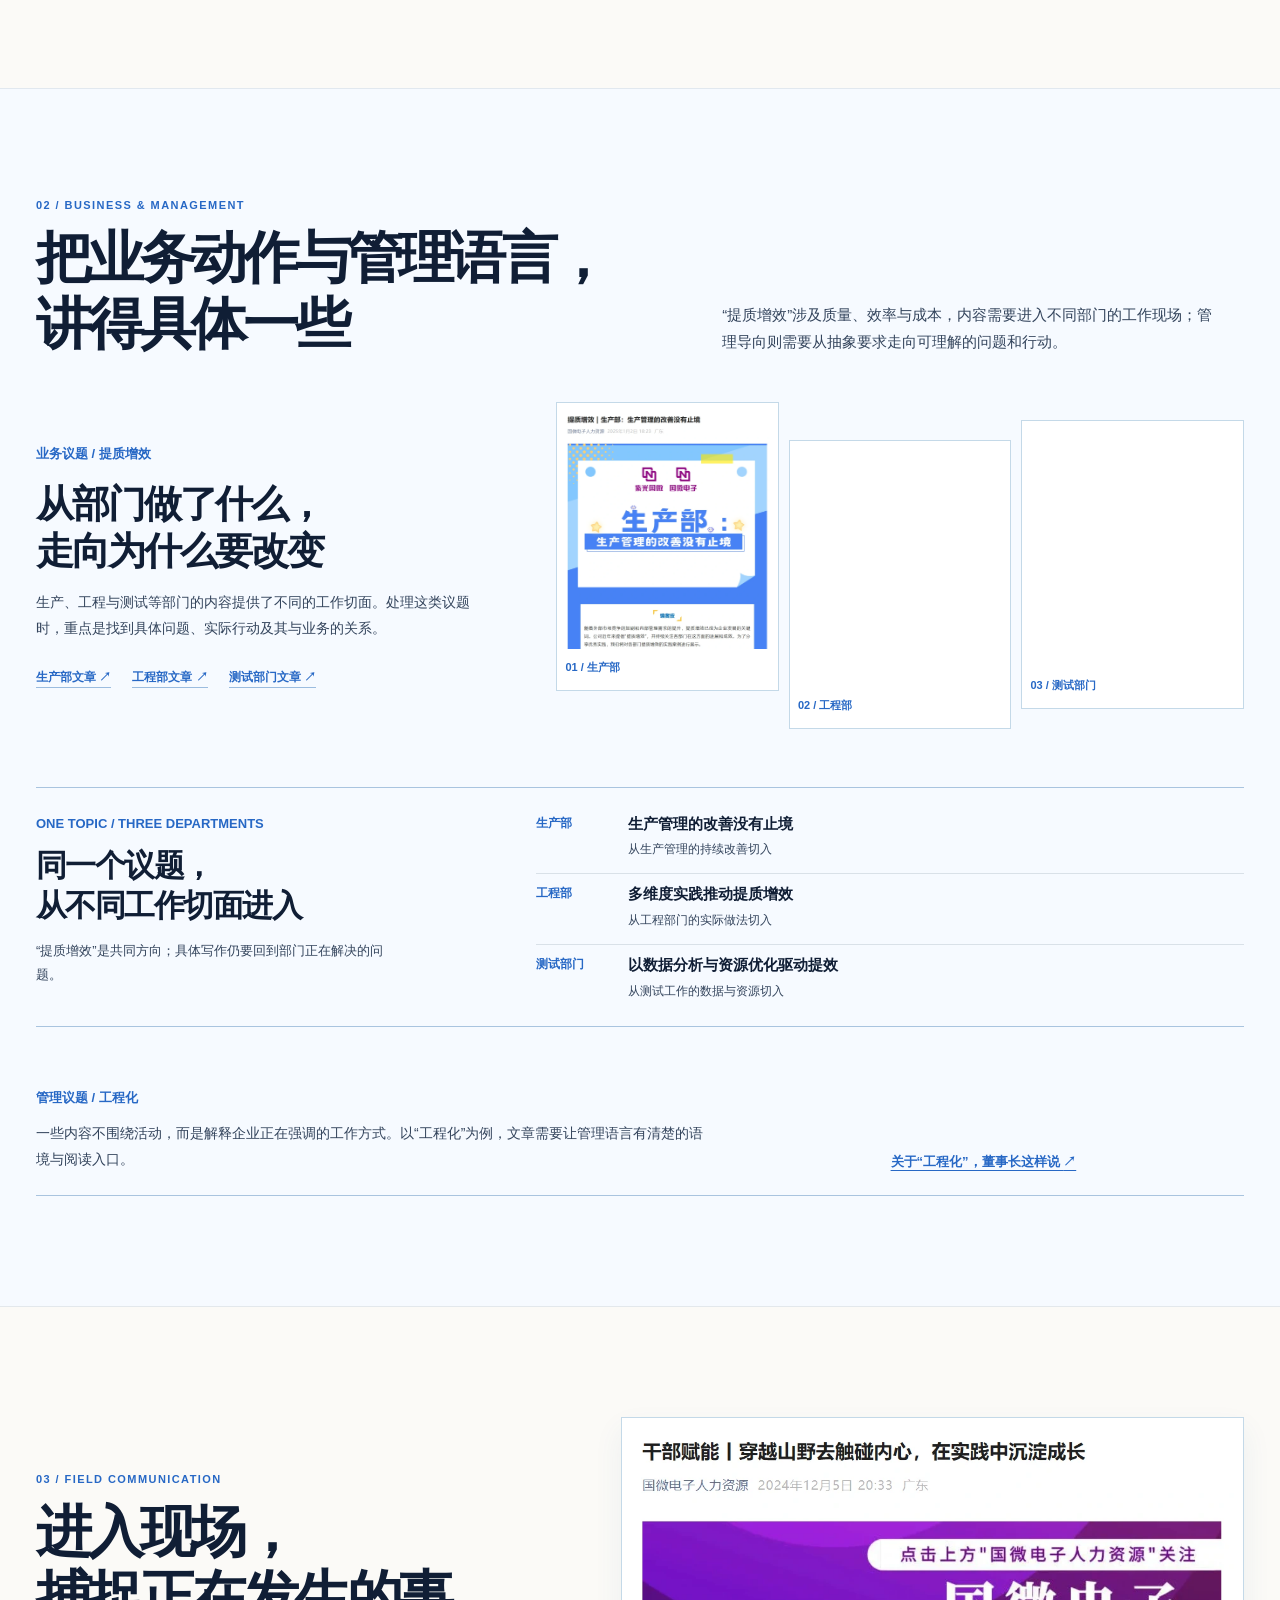
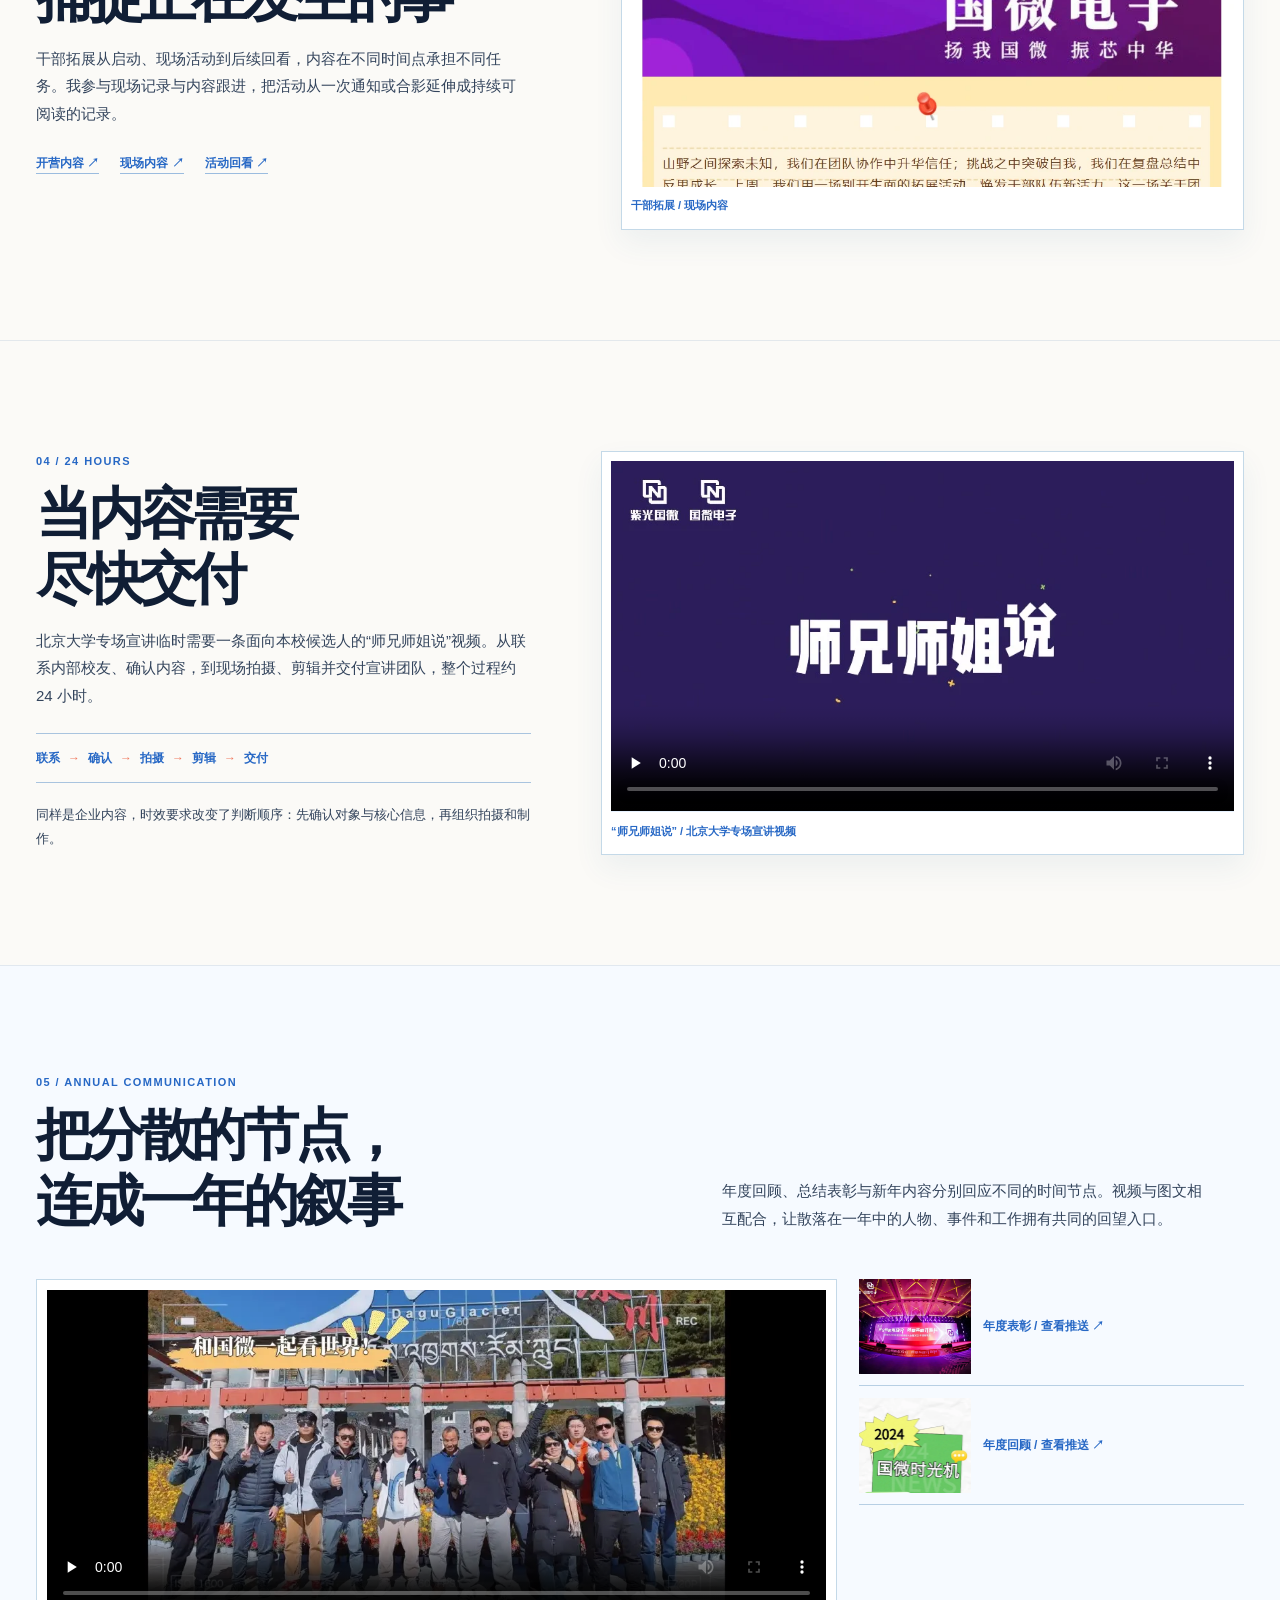
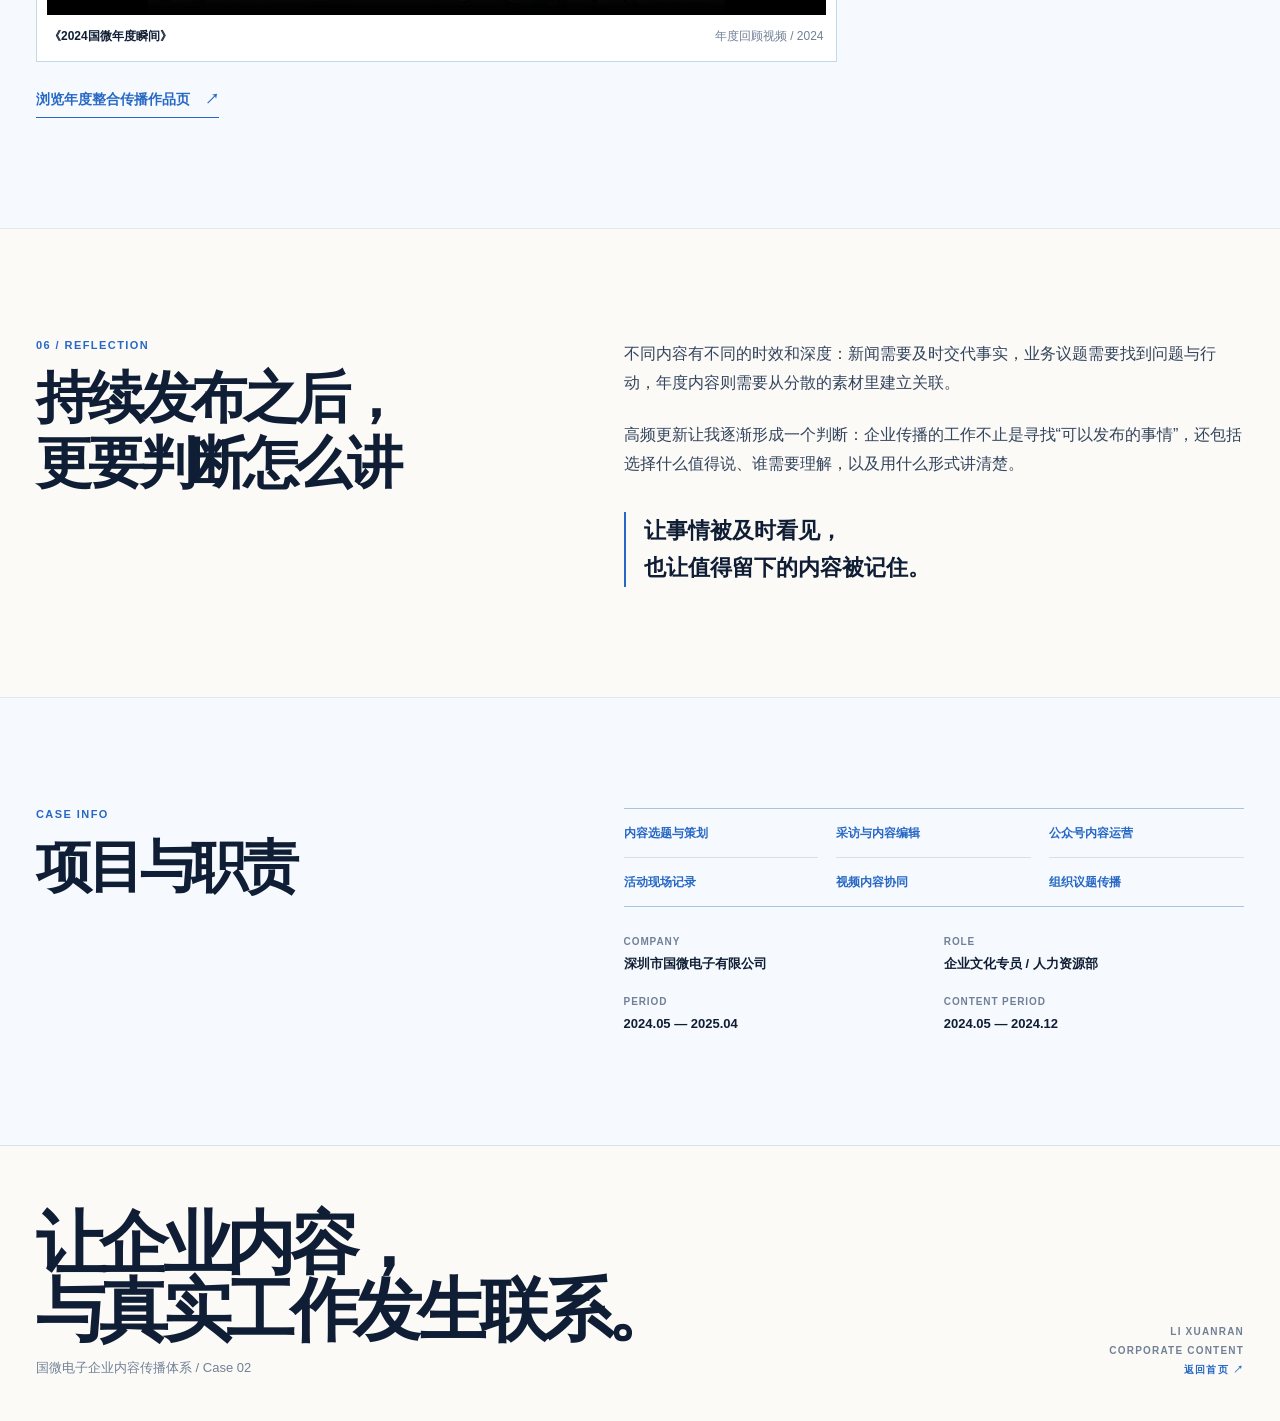
<file: case-guowei-corporate.html>
<!doctype html>
<html lang="zh-CN">
<head>
  <meta charset="utf-8">
  <meta name="viewport" content="width=device-width, initial-scale=1">
  <meta name="description" content="国微电子企业内容传播体系：长期内容运营、业务与管理议题传播、年度节点内容。">
  <title>国微电子企业内容传播体系｜李轩然 Portfolio</title>
  <link rel="stylesheet" href="styles.css">
  <link rel="stylesheet" href="case-guowei-corporate.css">
</head>
<body class="guowei-corporate">
  <header class="topbar"><div class="shell nav"><a class="nav-brand" href="index.html">PORTFOLIO / 2026</a><nav class="nav-links" aria-label="主导航"><a class="active" href="index.html#cases">WORKS</a><a href="index.html#about-me">ABOUT</a><a href="index.html#experience">EXPERIENCE</a><span class="nav-note">CASE / 02</span></nav></div></header>

  <main>
    <section class="gw-hero" aria-labelledby="gw-title">
      <div class="shell gw-hero-grid">
        <div class="gw-hero-copy">
          <div class="eyebrow">CASE 02 / CORPORATE CONTENT OPERATION</div>
          <h1 id="gw-title">国微电子<br><em>企业内容传播体系</em></h1>
          <p class="gw-subtitle">从高频内容运营，到业务议题与年度节点传播</p>
          <p class="gw-intro">在半导体企业的人力资源部，持续参与公众号内容与重点项目传播。面对新闻、招聘、培训、管理议题和组织内容，我需要判断每件事的受众、信息重点与呈现方式，让分散的企业信息形成可阅读的内容。</p>
          <div class="gw-tags"><span>Corporate Content</span><span>Content Operation</span><span>Internal Communication</span><span>Editorial</span></div>
        </div>
        <div class="gw-hero-art" aria-label="国微真实公众号内容与年度传播画面">
          <div class="gw-hero-number"><strong>155</strong><span>CONTENTS<br>MAY — DEC 2024</span></div>
          <figure class="gw-hero-frame gw-hero-frame-main"><img src="assets/annual/annual-moments-poster.webp" alt="《2024国微年度瞬间》真实视频画面" width="1152" height="480" fetchpriority="high"><figcaption>ANNUAL COMMUNICATION</figcaption></figure>
          <figure class="gw-hero-frame gw-hero-frame-side"><img src="assets/employer/guowei-exam.webp" alt="国微电子校园招聘考试卷创意内容" width="906" height="980" loading="lazy" decoding="async"><figcaption>RECRUITMENT CONTENT</figcaption></figure>
        </div>
      </div>
    </section>

    <nav class="gw-index" aria-label="案例章节导航"><div class="shell"><a href="#content">01 / CONTENT</a><a href="#business">02 / TRANSLATION</a><a href="#field">03 / FIELD</a><a href="#rapid">04 / 24 HOURS</a><a href="#annual">05 / ANNUAL</a><a href="#reflection">06 / REFLECTION</a><a href="#case-info">CASE INFO</a></div></nav>

    <section class="gw-section gw-content" id="content">
      <div class="shell">
        <div class="gw-heading"><div><div class="eyebrow">01 / CONTENT OPERATION</div><h2>把持续发生的工作，<br>整理成可阅读的内容</h2></div><p>公众号承载着新闻、招聘、培训与组织议题等不同内容。高频更新之下，先辨别信息的用途，再选择写法和视觉入口。</p></div>
        <div class="gw-volume"><div class="gw-volume-number"><strong>155</strong><span>篇公众号内容<br><small>2024.05 — 2024.12</small></span></div><div class="gw-volume-breakdown" aria-label="原案例中记录的内容分类"><div><b>41</b><span>新闻</span></div><div><b>39</b><span>培训</span></div><div><b>26</b><span>招聘</span></div><div><b>22</b><span>服务文化</span></div><div><b>27</b><span>其他</span></div></div></div>
        <div class="gw-content-stories">
          <a class="gw-story gw-story-news" href="https://mp.weixin.qq.com/s/KcxUy8nQTvQKolW1ItQCwA" target="_blank" rel="noopener noreferrer"><div class="gw-story-image"><img src="assets/case03/live-opening.webp" alt="干部培养项目开营公众号文章实际画面" loading="lazy" decoding="async" width="925" height="5905"></div><span>节点新闻</span><strong>把项目启动讲清楚</strong><p>及时交代发生了什么，以及接下来的安排。</p><small>查看公开文章 ↗</small></a>
          <a class="gw-story gw-story-welcome" href="https://mp.weixin.qq.com/s/R4-1ufFQF12fu-4qFVJjhg" target="_blank" rel="noopener noreferrer"><div class="gw-story-image"><img src="assets/case03/lifecycle-before-welcome.webp" alt="欢迎2024届国微新员工文章实际画面" loading="lazy" decoding="async" width="944" height="11320"></div><span>招聘与新人</span><strong>让新的成员先认识这里</strong><p>回应新人对即将进入的组织与工作环境的好奇。</p><small>查看公开文章 ↗</small></a>
          <a class="gw-story gw-story-management" href="https://mp.weixin.qq.com/s/9A5YFQaegjTVuwO_sudkQQ" target="_blank" rel="noopener noreferrer"><div class="gw-story-image"><img src="assets/case03/management-engineering.webp" alt="《关于工程化，董事长这样说》实际文章画面" loading="lazy" decoding="async" width="945" height="6092"></div><span>管理议题</span><strong>把“工程化”讲给员工听</strong><p>让管理导向有具体语境，而不只是一句要求。</p><small>查看公开文章 ↗</small></a>
          <a class="gw-story gw-story-service" href="https://mp.weixin.qq.com/s/XmcTRzFjm_N8WvNJva5Lhw" target="_blank" rel="noopener noreferrer"><div class="gw-story-image"><img src="assets/case03/culture-service.webp" alt="服务文化部门实践公众号文章实际画面" loading="lazy" decoding="async" width="931" height="4338"></div><span>组织内容</span><strong>让准则进入部门工作</strong><p>从统一理念走向不同部门的实际工作场景。</p><small>查看公开文章 ↗</small></a>
        </div>
      </div>
    </section>

    <section class="gw-section gw-business" id="business">
      <div class="shell"><div class="gw-heading"><div><div class="eyebrow">02 / BUSINESS &amp; MANAGEMENT</div><h2>把业务动作与管理语言，<br>讲得具体一些</h2></div><p>“提质增效”涉及质量、效率与成本，内容需要进入不同部门的工作现场；管理导向则需要从抽象要求走向可理解的问题和行动。</p></div>
        <div class="gw-business-layout">
          <div class="gw-business-copy"><span class="gw-mini-label">业务议题 / 提质增效</span><h3>从部门做了什么，<br>走向为什么要改变</h3><p>生产、工程与测试等部门的内容提供了不同的工作切面。处理这类议题时，重点是找到具体问题、实际行动及其与业务的关系。</p><div class="gw-links"><a href="https://mp.weixin.qq.com/s/PBgdKNcplYzgBPXHrGqu9w" target="_blank" rel="noopener noreferrer">生产部文章 ↗</a><a href="https://mp.weixin.qq.com/s/26z5AQqf3_rqY1sQDZ3mrw" target="_blank" rel="noopener noreferrer">工程部文章 ↗</a><a href="https://mp.weixin.qq.com/s/A9ZvwegfG34Z_mObfRKyIQ" target="_blank" rel="noopener noreferrer">测试部门文章 ↗</a></div></div>
          <div class="gw-business-images"><figure><img src="assets/case03/business-production.webp" alt="生产部提质增效文章实际画面" loading="lazy" decoding="async" width="940" height="5082"><figcaption>01 / 生产部</figcaption></figure><figure><img src="assets/case03/business-engineering.webp" alt="工程部提质增效文章实际画面" loading="lazy" decoding="async" width="947" height="5698"><figcaption>02 / 工程部</figcaption></figure><figure><img src="assets/case03/business-testing.webp" alt="测试部门提质增效文章实际画面" loading="lazy" decoding="async" width="951" height="5811"><figcaption>03 / 测试部门</figcaption></figure></div>
        </div>
        <div class="gw-translation"><div class="gw-translation-intro"><span class="gw-mini-label">ONE TOPIC / THREE DEPARTMENTS</span><h3>同一个议题，<br>从不同工作切面进入</h3><p>“提质增效”是共同方向；具体写作仍要回到部门正在解决的问题。</p></div><div class="gw-translation-list"><div><b>生产部</b><strong>生产管理的改善没有止境</strong><span>从生产管理的持续改善切入</span></div><div><b>工程部</b><strong>多维度实践推动提质增效</strong><span>从工程部门的实际做法切入</span></div><div><b>测试部门</b><strong>以数据分析与资源优化驱动提效</strong><span>从测试工作的数据与资源切入</span></div></div></div>
        <div class="gw-management"><div><span class="gw-mini-label">管理议题 / 工程化</span><p>一些内容不围绕活动，而是解释企业正在强调的工作方式。以“工程化”为例，文章需要让管理语言有清楚的语境与阅读入口。</p></div><a href="https://mp.weixin.qq.com/s/9A5YFQaegjTVuwO_sudkQQ" target="_blank" rel="noopener noreferrer">关于“工程化”，董事长这样说 <span>↗</span></a></div>
      </div>
    </section>

    <section class="gw-section gw-field" id="field"><div class="shell gw-field-layout"><div class="gw-field-copy"><div class="eyebrow">03 / FIELD COMMUNICATION</div><h2>进入现场，<br>捕捉正在发生的事</h2><p>干部拓展从启动、现场活动到后续回看，内容在不同时间点承担不同任务。我参与现场记录与内容跟进，把活动从一次通知或合影延伸成持续可阅读的记录。</p><div class="gw-links"><a href="https://mp.weixin.qq.com/s/KcxUy8nQTvQKolW1ItQCwA" target="_blank" rel="noopener noreferrer">开营内容 ↗</a><a href="https://mp.weixin.qq.com/s/BWNbKoGJcWhyiMeo8nheeA" target="_blank" rel="noopener noreferrer">现场内容 ↗</a><a href="https://mp.weixin.qq.com/s/r3BRIzT0zAzQ0fmruiSYbw" target="_blank" rel="noopener noreferrer">活动回看 ↗</a></div></div><figure class="gw-field-figure"><img src="assets/case03/live-field.webp" alt="干部拓展现场公众号文章实际画面" loading="lazy" decoding="async" width="952" height="12768"><figcaption>干部拓展 / 现场内容</figcaption></figure></div></section>

    <section class="gw-section gw-rapid" id="rapid"><div class="shell gw-rapid-layout"><div class="gw-rapid-copy"><div class="eyebrow">04 / 24 HOURS</div><h2>当内容需要<br>尽快交付</h2><p>北京大学专场宣讲临时需要一条面向本校候选人的“师兄师姐说”视频。从联系内部校友、确认内容，到现场拍摄、剪辑并交付宣讲团队，整个过程约 24 小时。</p><div class="gw-rapid-flow" aria-label="短期交付流程"><span>联系</span><i>→</i><span>确认</span><i>→</i><span>拍摄</span><i>→</i><span>剪辑</span><i>→</i><span>交付</span></div><p class="gw-rapid-note">同样是企业内容，时效要求改变了判断顺序：先确认对象与核心信息，再组织拍摄和制作。</p></div><figure class="gw-rapid-video"><video controls playsinline preload="none" poster="assets/case03/pku-mentors-poster.webp" aria-label="北大专场师兄师姐说视频"><source src="assets/case03/pku-mentors-h264.mp4" type="video/mp4">当前浏览器无法播放该视频。</video><figcaption>“师兄师姐说” / 北京大学专场宣讲视频</figcaption></figure></div></section>

    <section class="gw-section gw-annual" id="annual"><div class="shell"><div class="gw-heading"><div><div class="eyebrow">05 / ANNUAL COMMUNICATION</div><h2>把分散的节点，<br>连成一年的叙事</h2></div><p>年度回顾、总结表彰与新年内容分别回应不同的时间节点。视频与图文相互配合，让散落在一年中的人物、事件和工作拥有共同的回望入口。</p></div>
      <div class="gw-annual-layout"><div class="gw-film"><video controls playsinline preload="none" poster="assets/annual/annual-moments-poster.webp" aria-label="《2024国微年度瞬间》视频"><source src="assets/annual/annual-moments.mp4" type="video/mp4">当前浏览器无法播放该视频。</video><div class="gw-film-caption"><b>《2024国微年度瞬间》</b><span>年度回顾视频 / 2024</span></div></div><div class="gw-annual-side"><a href="https://mp.weixin.qq.com/s/y2yboR4Pfn2rkXQRJxg80A" target="_blank" rel="noopener noreferrer"><img src="assets/annual/annual-ceremony.webp" alt="国微年度总结表彰大会真实现场画面" loading="lazy" decoding="async" width="1080" height="720"><span>年度表彰 / 查看推送 ↗</span></a><a href="https://mp.weixin.qq.com/s/0o_vkAGy_gbdHOxdEYJYYA" target="_blank" rel="noopener noreferrer"><img src="assets/annual/year-review.webp" alt="国微时光机年度回顾真实内容" loading="lazy" decoding="async" width="897" height="1304"><span>年度回顾 / 查看推送 ↗</span></a></div></div><a class="gw-work-link" href="work-annual.html">浏览年度整合传播作品页 <span>↗</span></a>
    </div></section>

    <section class="gw-section gw-reflection" id="reflection"><div class="shell gw-split"><div><div class="eyebrow">06 / REFLECTION</div><h2>持续发布之后，<br>更要判断怎么讲</h2></div><div class="gw-reflection-copy"><p>不同内容有不同的时效和深度：新闻需要及时交代事实，业务议题需要找到问题与行动，年度内容则需要从分散的素材里建立关联。</p><p>高频更新让我逐渐形成一个判断：企业传播的工作不止是寻找“可以发布的事情”，还包括选择什么值得说、谁需要理解，以及用什么形式讲清楚。</p><blockquote>让事情被及时看见，<br>也让值得留下的内容被记住。</blockquote></div></div></section>

    <section class="gw-section gw-info" id="case-info"><div class="shell gw-split"><div><div class="eyebrow">CASE INFO</div><h2>项目与职责</h2></div><div class="gw-info-main"><div class="gw-role-list"><span>内容选题与策划</span><span>采访与内容编辑</span><span>公众号内容运营</span><span>活动现场记录</span><span>视频内容协同</span><span>组织议题传播</span></div><dl><div><dt>COMPANY</dt><dd>深圳市国微电子有限公司</dd></div><div><dt>ROLE</dt><dd>企业文化专员 / 人力资源部</dd></div><div><dt>PERIOD</dt><dd>2024.05 — 2025.04</dd></div><div><dt>CONTENT PERIOD</dt><dd>2024.05 — 2024.12</dd></div></dl></div></div></section>
  </main>

  <footer class="footer gw-footer"><div class="shell footer-row"><div><h2>让企业内容，<br>与真实工作发生联系。</h2><p>国微电子企业内容传播体系 / Case 02</p></div><div class="footer-meta">LI XUANRAN<br>CORPORATE CONTENT<br><a href="index.html">返回首页 ↗</a></div></div></footer>
</body>
</html>
</file>
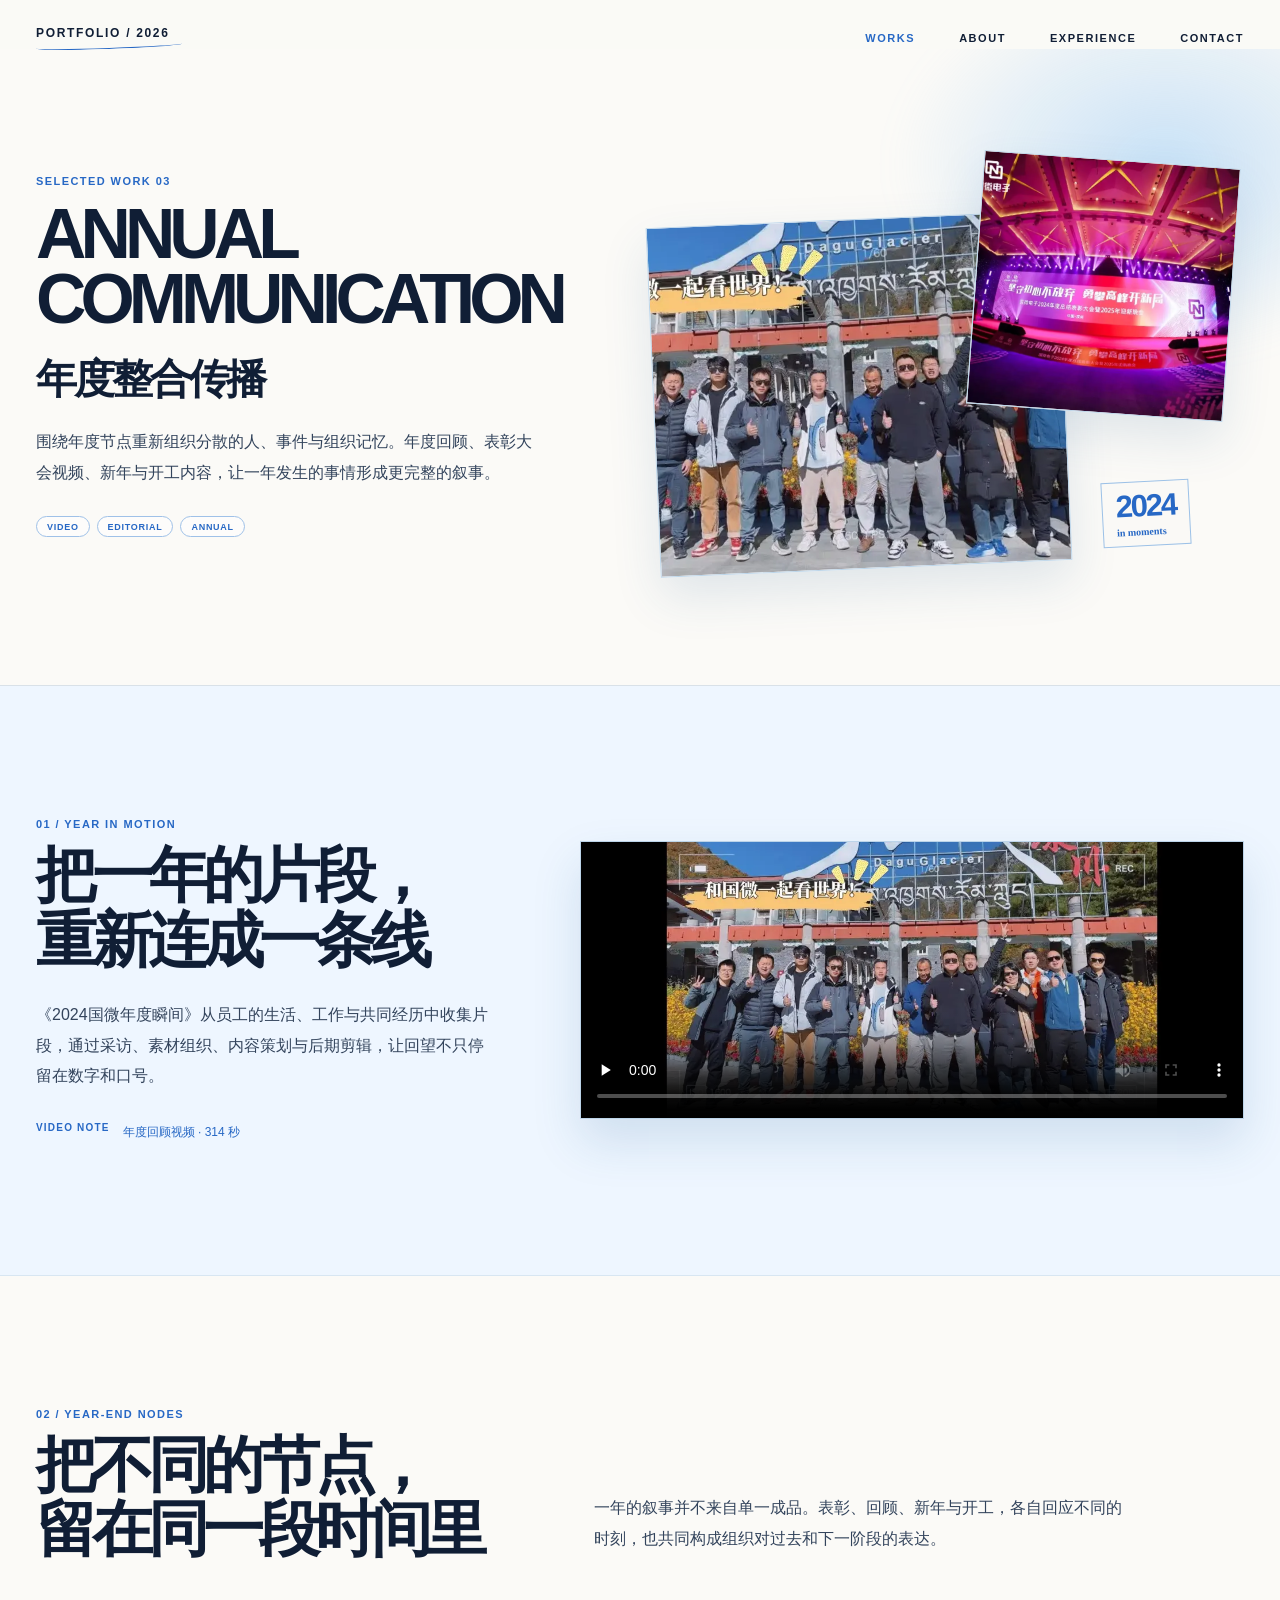
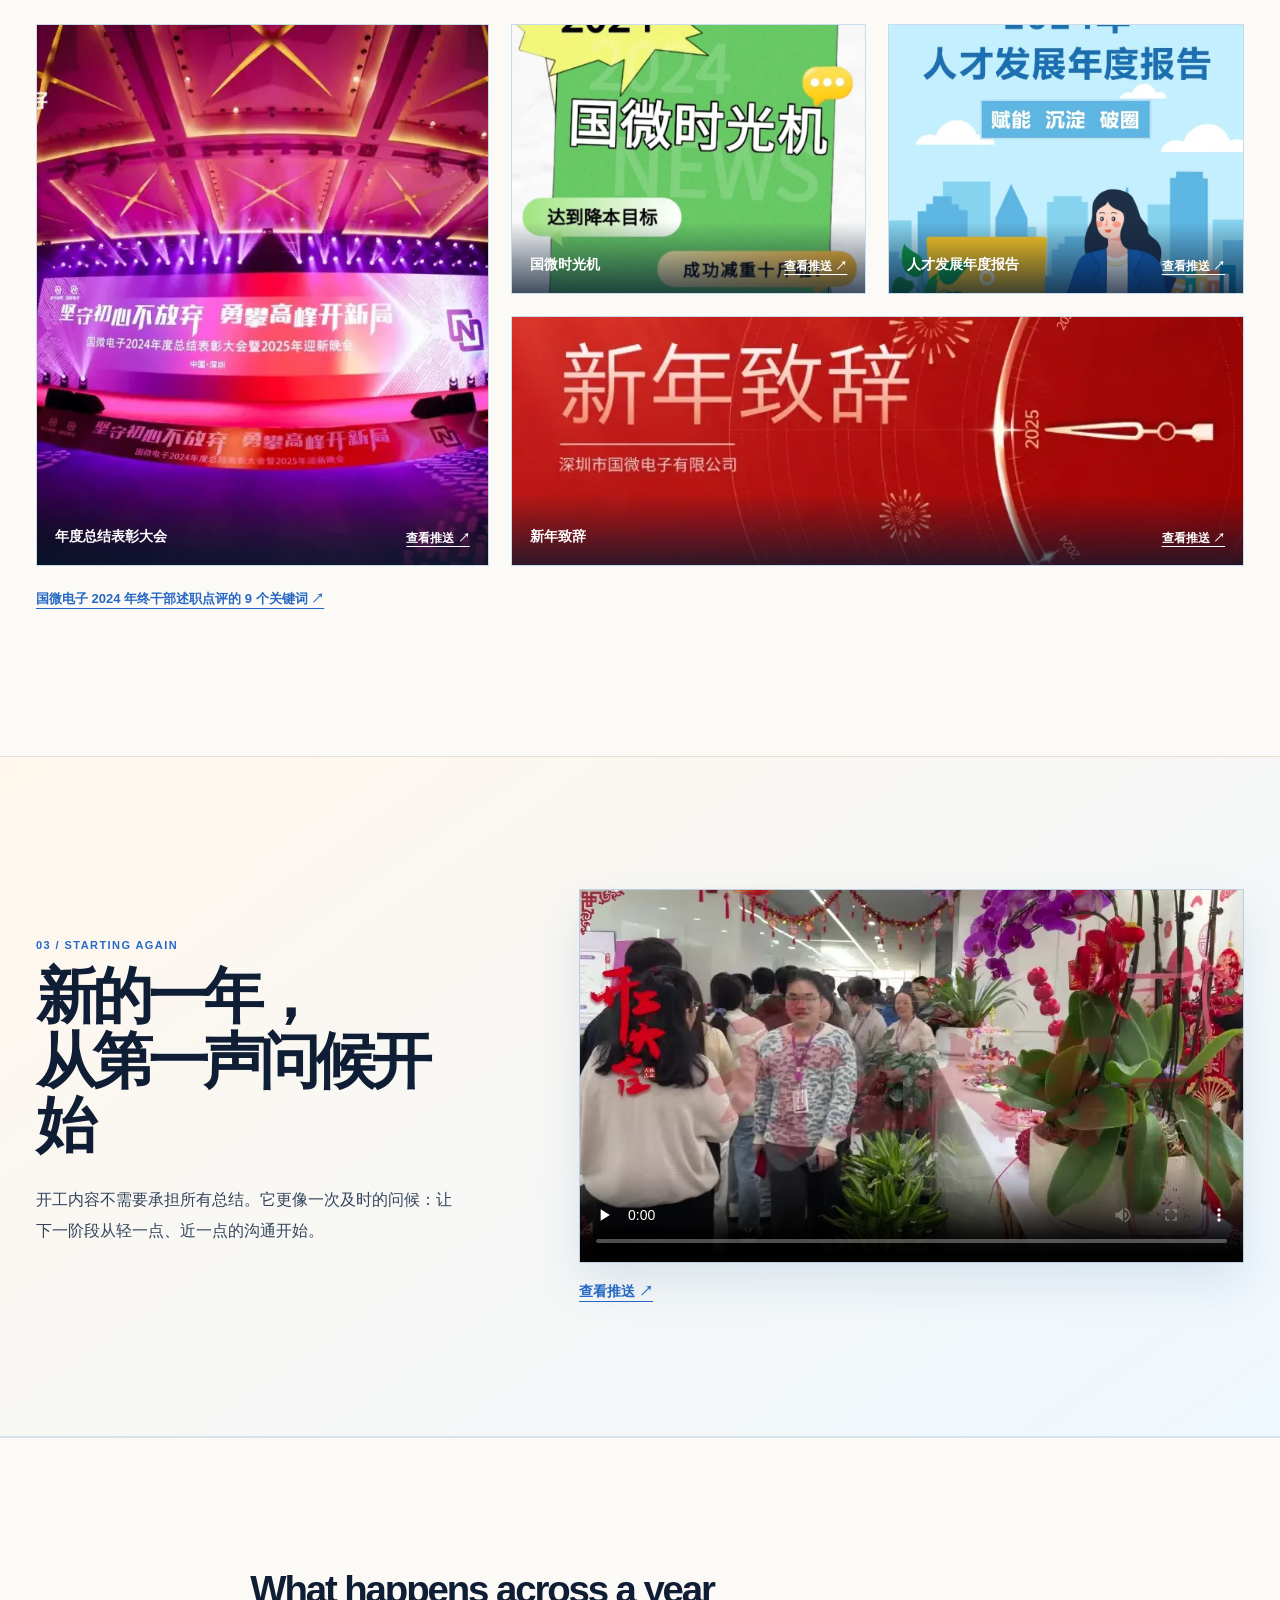
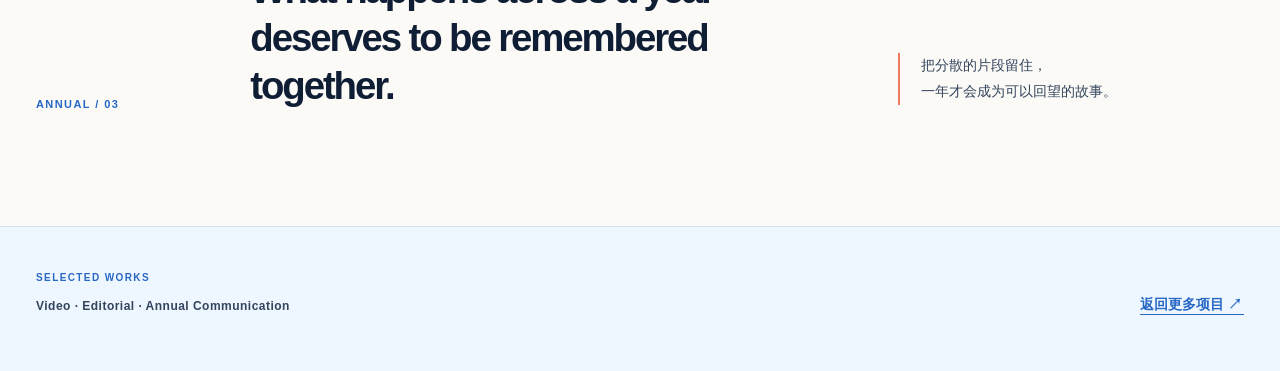
<file: work-annual.html>
<!doctype html>
<html lang="zh-CN"><head><meta charset="utf-8"><meta name="viewport" content="width=device-width, initial-scale=1"><meta name="description" content="李轩然｜年度整合传播"><title>年度整合传播｜李轩然 Portfolio</title><link rel="stylesheet" href="styles.css"></head>
<body class="selected-page annual-page"><header class="topbar"><div class="shell nav"><a class="nav-brand" href="index.html">PORTFOLIO / 2026</a><nav class="nav-links" aria-label="主导航"><a class="active" href="index.html#selected-works">WORKS</a><a href="index.html#about-me">ABOUT</a><a href="index.html#experience">EXPERIENCE</a><a href="index.html#contact">CONTACT</a></nav></div></header>
<main>
<section class="selected-hero annual-hero"><div class="selected-haze haze-one"></div><div class="shell selected-hero-grid"><div class="selected-hero-copy"><div class="eyebrow">SELECTED WORK 03</div><h1>ANNUAL<br>COMMUNICATION</h1><h2>年度整合传播</h2><p>围绕年度节点重新组织分散的人、事件与组织记忆。年度回顾、表彰大会视频、新年与开工内容，让一年发生的事情形成更完整的叙事。</p><div class="selected-tags"><span>VIDEO</span><span>EDITORIAL</span><span>ANNUAL</span></div></div><div class="annual-hero-visual"><figure><img src="assets/annual/annual-moments-poster.webp" alt="2024国微年度瞬间视频画面"></figure><figure><img src="assets/annual/annual-ceremony.webp" alt="年度总结表彰大会视觉"></figure><span class="annual-hero-mark">2024<br><em>in moments</em></span></div></div></section>
<section class="selected-section annual-film"><div class="shell annual-film-grid"><div><div class="eyebrow">01 / YEAR IN MOTION</div><h2>把一年的片段，<br>重新连成一条线</h2><p>《2024国微年度瞬间》从员工的生活、工作与共同经历中收集片段，通过采访、素材组织、内容策划与后期剪辑，让回望不只停留在数字和口号。</p><div class="selected-note"><b>VIDEO NOTE</b><span>年度回顾视频 · 314 秒</span></div></div><figure class="annual-video"><video controls preload="none" poster="assets/annual/annual-moments-poster.webp"><source src="assets/annual/annual-moments.mp4" type="video/mp4">当前浏览器无法播放该视频。</video></figure></div></section>
<section class="selected-section annual-nodes"><div class="shell"><div class="selected-heading"><div><div class="eyebrow">02 / YEAR-END NODES</div><h2>把不同的节点，<br>留在同一段时间里</h2></div><p>一年的叙事并不来自单一成品。表彰、回顾、新年与开工，各自回应不同的时刻，也共同构成组织对过去和下一阶段的表达。</p></div><div class="annual-nodes-grid"><figure class="annual-node node-ceremony"><img src="assets/annual/annual-ceremony.webp" loading="lazy" alt="年度总结表彰大会视觉"><figcaption><b>年度总结表彰大会</b><a href="https://mp.weixin.qq.com/s/y2yboR4Pfn2rkXQRJxg80A" target="_blank" rel="noopener noreferrer">查看推送 ↗</a></figcaption></figure><figure class="annual-node node-review"><img src="assets/annual/year-review.webp" loading="lazy" alt="国微时光机年度回顾视觉"><figcaption><b>国微时光机</b><a href="https://mp.weixin.qq.com/s/0o_vkAGy_gbdHOxdEYJYYA" target="_blank" rel="noopener noreferrer">查看推送 ↗</a></figcaption></figure><figure class="annual-node node-report"><img src="assets/annual/talent-report.webp" loading="lazy" alt="人才发展年度报告视觉"><figcaption><b>人才发展年度报告</b><a href="https://mp.weixin.qq.com/s/OlCq_OGQNtNM8xzj4ecpHg" target="_blank" rel="noopener noreferrer">查看推送 ↗</a></figcaption></figure><figure class="annual-node node-newyear"><img src="assets/annual/new-year-message.webp" loading="lazy" alt="新年致辞视觉"><figcaption><b>新年致辞</b><a href="https://mp.weixin.qq.com/s/fmcOVCBvcugvn3Vx1IppAg" target="_blank" rel="noopener noreferrer">查看推送 ↗</a></figcaption></figure></div><a class="annual-related-link" href="https://mp.weixin.qq.com/s/bGgrLJAL0OYkBkfgJhnyMQ" target="_blank" rel="noopener noreferrer">国微电子 2024 年终干部述职点评的 9 个关键词 ↗</a></div></section>
<section class="selected-section annual-start"><div class="shell annual-start-grid"><div class="annual-start-copy"><div class="eyebrow">03 / STARTING AGAIN</div><h2>新的一年，<br>从第一声问候开始</h2><p>开工内容不需要承担所有总结。它更像一次及时的问候：让下一阶段从轻一点、近一点的沟通开始。</p></div><div class="annual-start-media"><figure class="annual-start-video"><video controls playsinline preload="none" poster="assets/annual/starting-work-poster.webp"><source src="assets/annual/starting-work.mp4" type="video/mp4">当前浏览器无法播放该视频。</video></figure><a class="annual-start-link" href="https://mp.weixin.qq.com/s/P3t11LbTGjGguXaiIXgUvg" target="_blank" rel="noopener noreferrer">查看推送 ↗</a></div></div></section>
<section class="selected-closing"><div class="shell selected-closing-grid"><div class="eyebrow">ANNUAL / 03</div><blockquote>What happens across a year<br>deserves to be remembered together.</blockquote><p>把分散的片段留住，<br>一年才会成为可以回望的故事。</p></div></section>
<section class="selected-info"><div class="shell selected-info-row"><div><span>SELECTED WORKS</span><p>Video · Editorial · Annual Communication</p></div><a href="index.html#selected-works">返回更多项目 <span>↗</span></a></div></section></main></body></html>
</file>
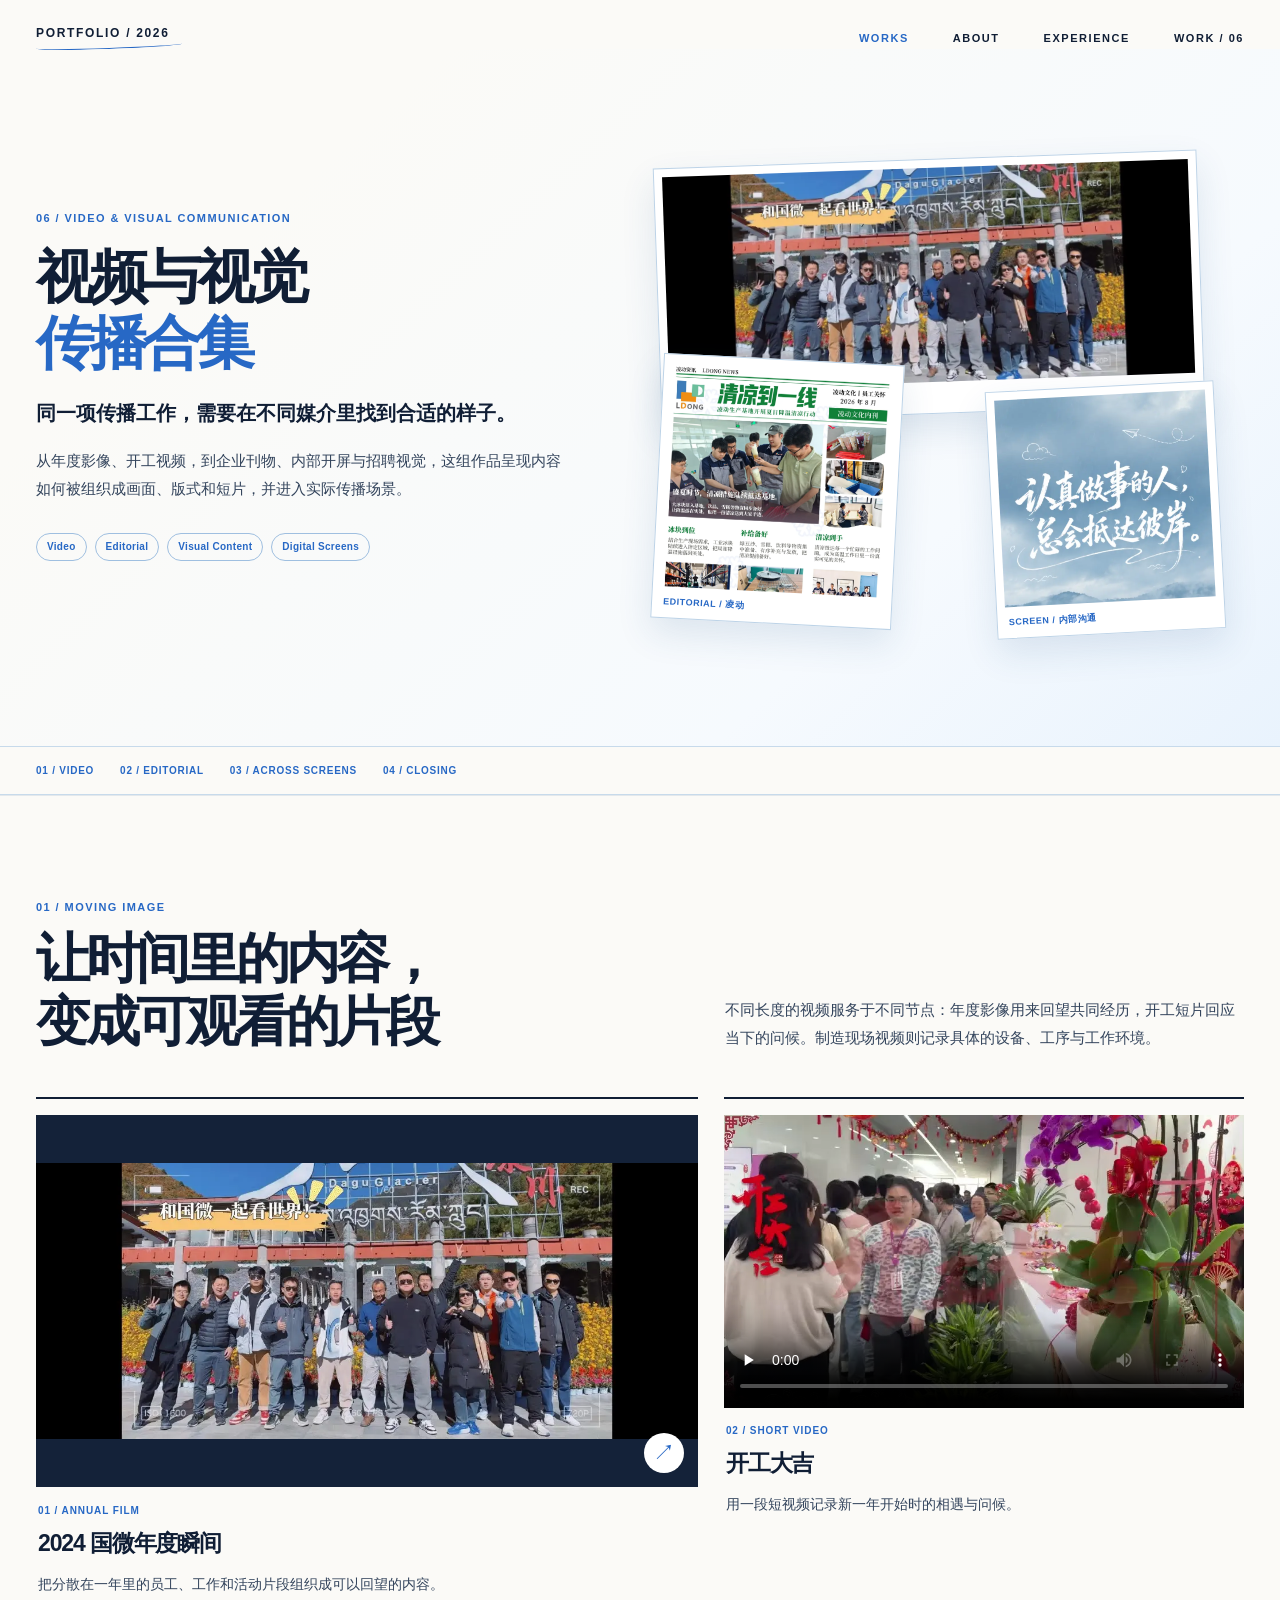
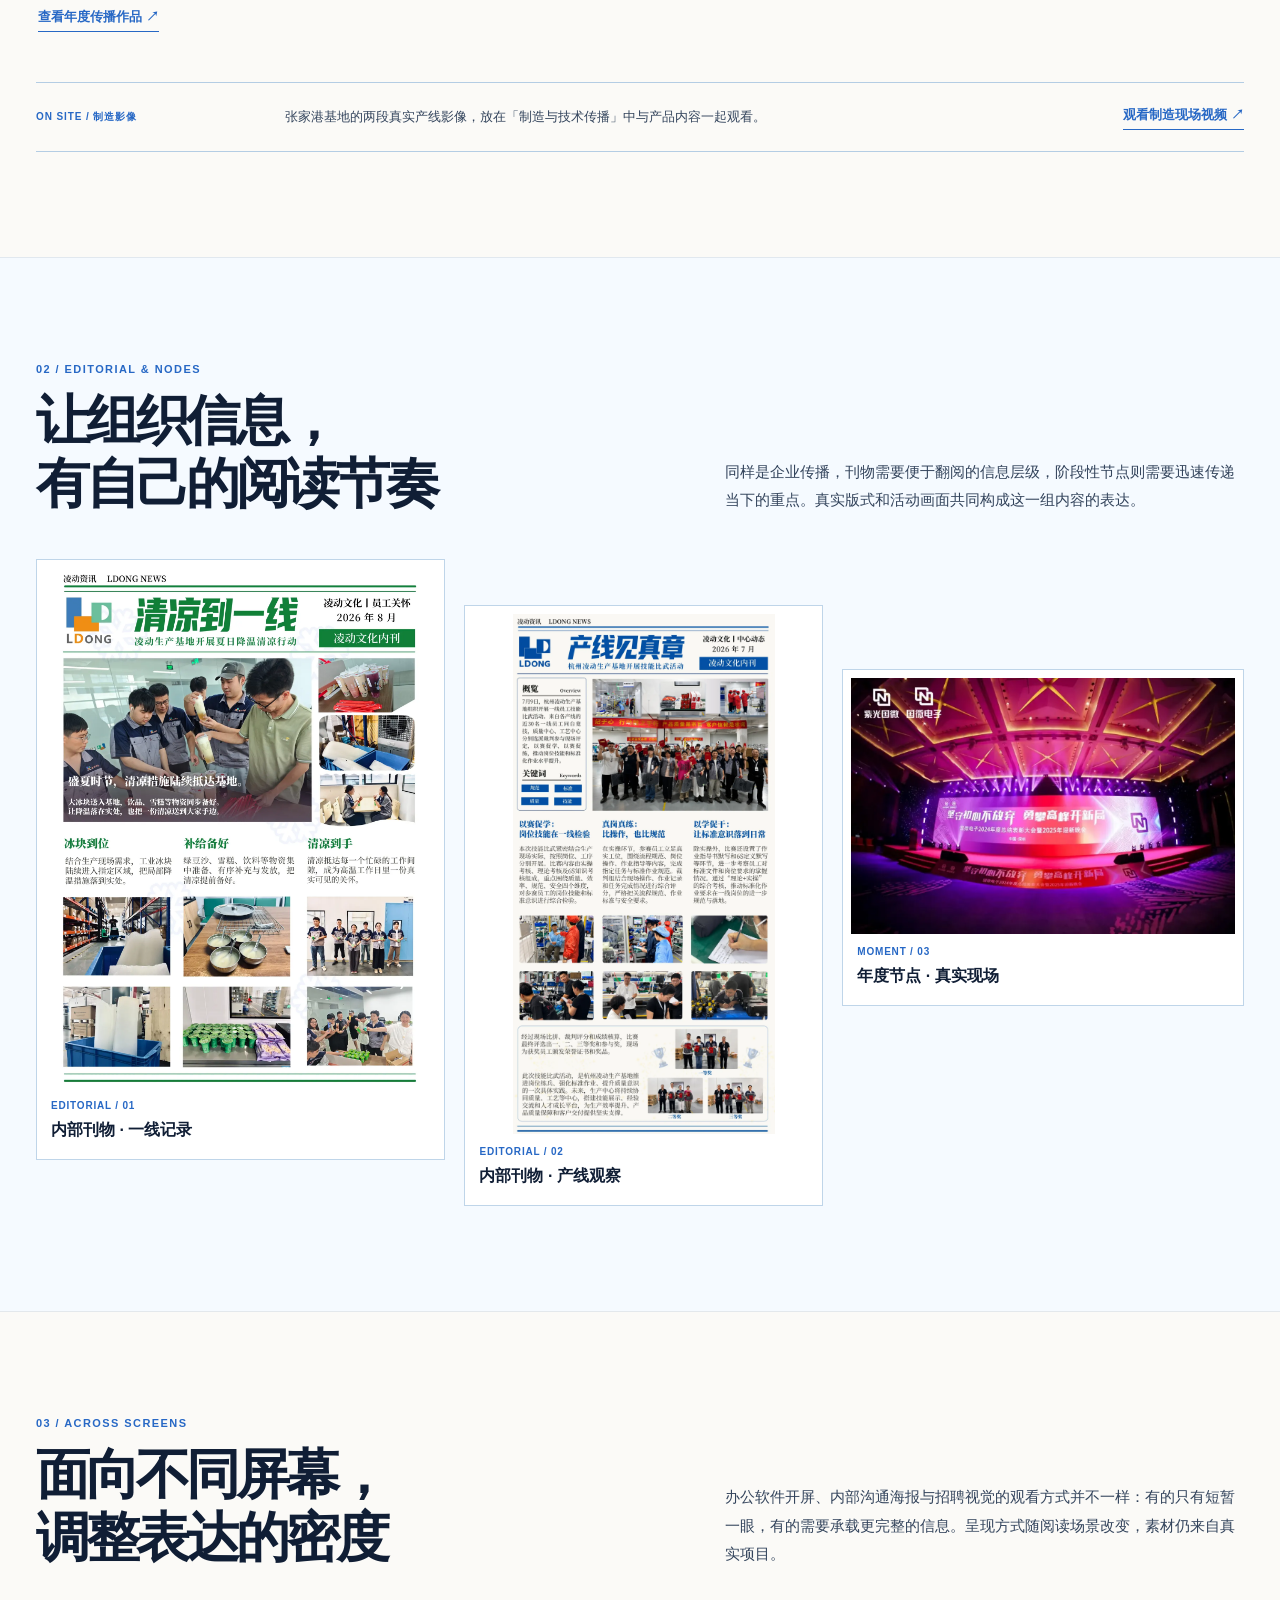
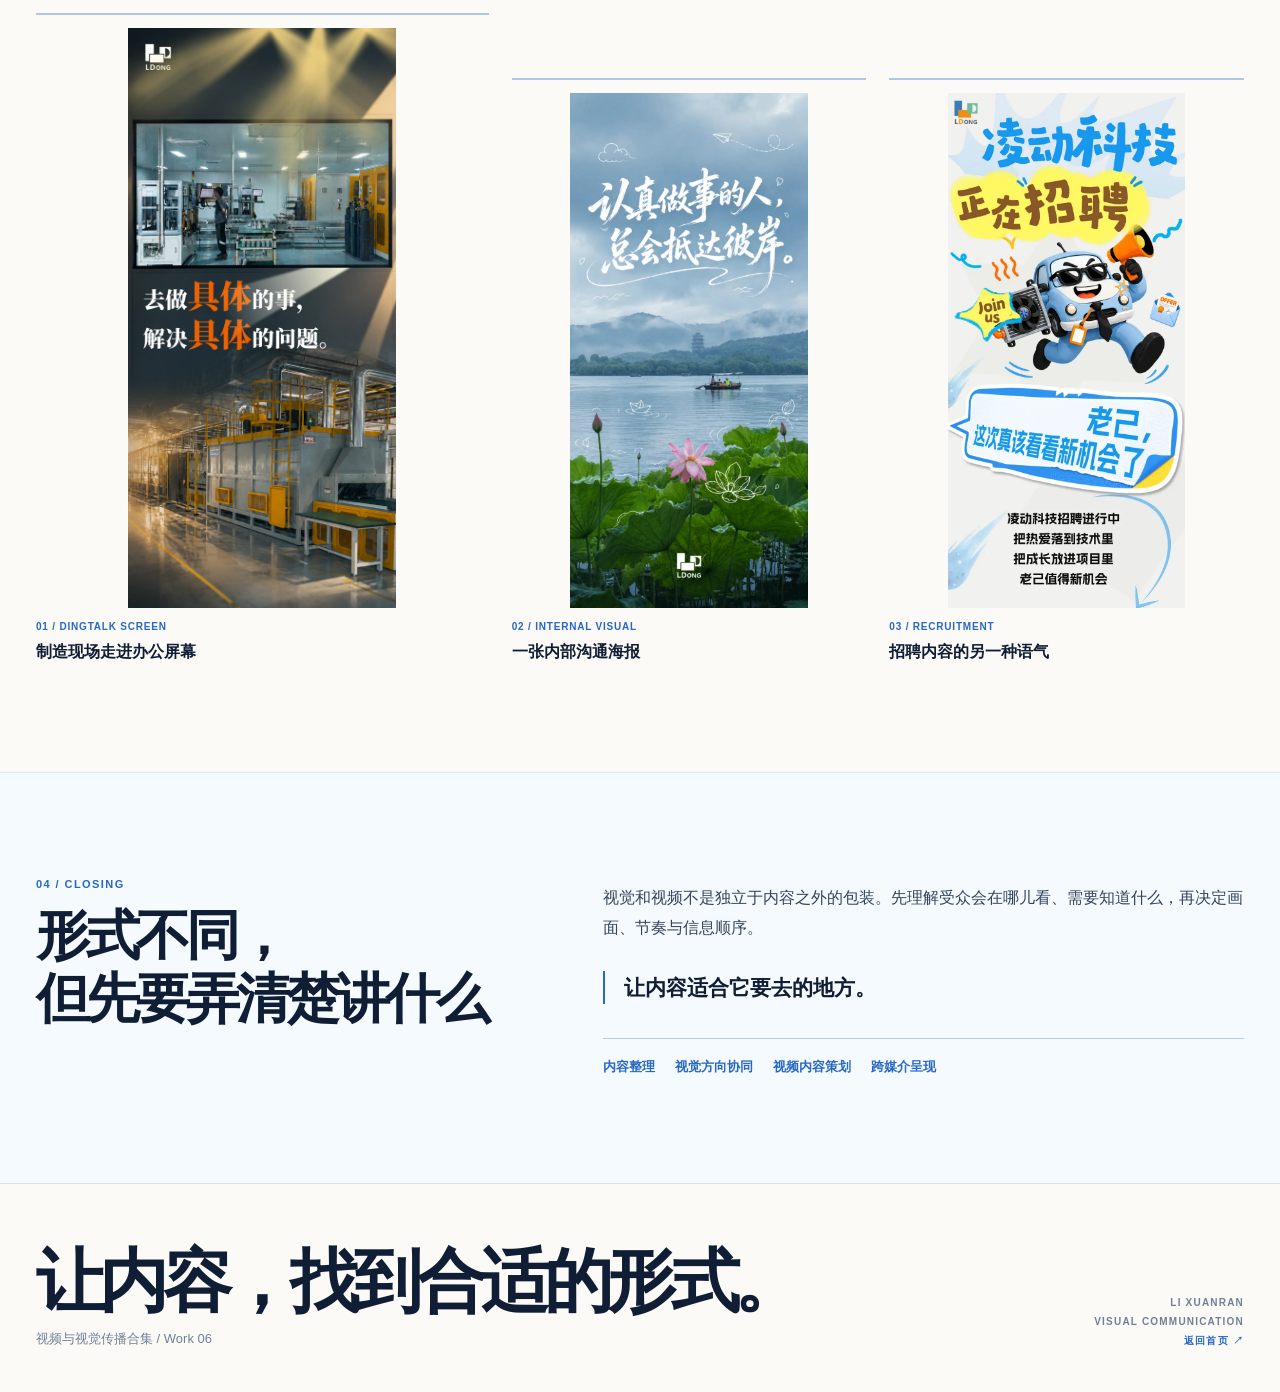
<file: work-video-visual.html>
<!doctype html>
<html lang="zh-CN">
<head>
  <meta charset="utf-8">
  <meta name="viewport" content="width=device-width, initial-scale=1">
  <meta name="description" content="视频与视觉传播合集：年度视频、内部刊物、节点内容与不同屏幕中的真实企业传播作品。">
  <title>视频与视觉传播合集｜李轩然 Portfolio</title>
  <link rel="stylesheet" href="styles.css">
  <link rel="stylesheet" href="work-video-visual.css">
</head>
<body class="video-visual-work">
  <header class="topbar"><div class="shell nav"><a class="nav-brand" href="index.html">PORTFOLIO / 2026</a><nav class="nav-links" aria-label="主导航"><a class="active" href="index.html#selected-works">WORKS</a><a href="index.html#about-me">ABOUT</a><a href="index.html#experience">EXPERIENCE</a><span class="nav-note">WORK / 06</span></nav></div></header>

  <main>
    <section class="vv-hero" aria-labelledby="vv-title"><div class="shell vv-hero-grid"><div class="vv-hero-copy"><div class="eyebrow">06 / VIDEO &amp; VISUAL COMMUNICATION</div><h1 id="vv-title">视频与视觉<br><em>传播合集</em></h1><p class="vv-hero-lead">同一项传播工作，需要在不同媒介里找到合适的样子。</p><p>从年度影像、开工视频，到企业刊物、内部开屏与招聘视觉，这组作品呈现内容如何被组织成画面、版式和短片，并进入实际传播场景。</p><div class="vv-tags"><span>Video</span><span>Editorial</span><span>Visual Content</span><span>Digital Screens</span></div></div><div class="vv-hero-composition" aria-label="视频与视觉传播真实作品拼贴"><figure class="vv-hero-video"><img src="assets/annual/annual-moments-poster.webp" alt="国微电子年度视频真实画面" fetchpriority="high" width="1152" height="480"><figcaption>ANNUAL FILM / 2024</figcaption></figure><figure class="vv-hero-paper"><img src="assets/work06/culture-editorial-03.webp" alt="凌动科技内部文化刊物版式" loading="lazy"><figcaption>EDITORIAL / 凌动</figcaption></figure><figure class="vv-hero-screen"><img src="assets/work06/dingtalk-poster-02.webp" alt="凌动科技内部沟通海报" loading="lazy"><figcaption>SCREEN / 内部沟通</figcaption></figure></div></div></section>

    <nav class="vv-index" aria-label="本页章节"><div class="shell"><a href="#moving-image">01 / VIDEO</a><a href="#editorial">02 / EDITORIAL</a><a href="#across-screens">03 / ACROSS SCREENS</a><a href="#closing">04 / CLOSING</a></div></nav>

    <section class="vv-section vv-video-section" id="moving-image"><div class="shell"><div class="vv-heading"><div><div class="eyebrow">01 / MOVING IMAGE</div><h2>让时间里的内容，<br>变成可观看的片段</h2></div><p>不同长度的视频服务于不同节点：年度影像用来回望共同经历，开工短片回应当下的问候。制造现场视频则记录具体的设备、工序与工作环境。</p></div><div class="vv-video-grid"><figure class="vv-annual-film"><a class="vv-visual-link" href="work-annual.html"><img src="assets/annual/annual-moments-poster.webp" alt="《2024国微年度瞬间》视频真实画面" loading="lazy" width="1152" height="480"><span class="vv-play-mark" aria-hidden="true">↗</span></a><figcaption><span>01 / ANNUAL FILM</span><strong>2024 国微年度瞬间</strong><p>把分散在一年里的员工、工作和活动片段组织成可以回望的内容。</p><a href="work-annual.html">查看年度传播作品 ↗</a></figcaption></figure><figure class="vv-short-film"><video controls playsinline preload="none" poster="assets/annual/starting-work-poster.webp" width="854" height="480" aria-label="国微电子开工视频"><source src="assets/annual/starting-work.mp4" type="video/mp4">当前浏览器无法播放该视频。</video><figcaption><span>02 / SHORT VIDEO</span><strong>开工大吉</strong><p>用一段短视频记录新一年开始时的相遇与问候。</p></figcaption></figure></div><div class="vv-video-related"><span>ON SITE / 制造影像</span><p>张家港基地的两段真实产线影像，放在「制造与技术传播」中与产品内容一起观看。</p><a href="work-manufacturing-technology.html#on-site">观看制造现场视频 ↗</a></div></div></section>

    <section class="vv-section vv-editorial-section" id="editorial"><div class="shell"><div class="vv-heading"><div><div class="eyebrow">02 / EDITORIAL &amp; NODES</div><h2>让组织信息，<br>有自己的阅读节奏</h2></div><p>同样是企业传播，刊物需要便于翻阅的信息层级，阶段性节点则需要迅速传递当下的重点。真实版式和活动画面共同构成这一组内容的表达。</p></div><div class="vv-editorial-grid"><figure class="vv-editorial-lead"><img src="assets/work06/culture-editorial-03.webp" alt="凌动科技内部文化刊物：清凉到一线专题版式" loading="lazy"><figcaption><span>EDITORIAL / 01</span><strong>内部刊物 · 一线记录</strong></figcaption></figure><figure class="vv-editorial-second"><img src="assets/work06/culture-editorial-01.webp" alt="凌动科技产线观察内部刊物版式" loading="lazy"><figcaption><span>EDITORIAL / 02</span><strong>内部刊物 · 产线观察</strong></figcaption></figure><figure class="vv-editorial-moment"><img src="assets/annual/annual-ceremony.webp" alt="国微电子年度总结表彰大会现场" loading="lazy"><figcaption><span>MOMENT / 03</span><strong>年度节点 · 真实现场</strong></figcaption></figure></div></div></section>

    <section class="vv-section vv-screen-section" id="across-screens"><div class="shell"><div class="vv-heading"><div><div class="eyebrow">03 / ACROSS SCREENS</div><h2>面向不同屏幕，<br>调整表达的密度</h2></div><p>办公软件开屏、内部沟通海报与招聘视觉的观看方式并不一样：有的只有短暂一眼，有的需要承载更完整的信息。呈现方式随阅读场景改变，素材仍来自真实项目。</p></div><div class="vv-screen-grid"><figure class="vv-screen-main"><img src="assets/work06/dingtalk-screen-01.webp" alt="凌动科技真实生产场景钉钉开屏视觉" loading="lazy"><figcaption><span>01 / DINGTALK SCREEN</span><strong>制造现场走进办公屏幕</strong></figcaption></figure><figure class="vv-screen-note"><img src="assets/work06/dingtalk-poster-02.webp" alt="认真做事的人总会抵达彼岸内部沟通海报" loading="lazy"><figcaption><span>02 / INTERNAL VISUAL</span><strong>一张内部沟通海报</strong></figcaption></figure><figure class="vv-screen-recruitment"><img src="assets/employer/ldong-recruit-01.webp" alt="凌动科技招聘传播系列视觉" loading="lazy"><figcaption><span>03 / RECRUITMENT</span><strong>招聘内容的另一种语气</strong></figcaption></figure></div></div></section>

    <section class="vv-section vv-closing" id="closing"><div class="shell vv-split"><div><div class="eyebrow">04 / CLOSING</div><h2>形式不同，<br>但先要弄清楚讲什么</h2></div><div><p>视觉和视频不是独立于内容之外的包装。先理解受众会在哪儿看、需要知道什么，再决定画面、节奏与信息顺序。</p><blockquote>让内容适合它要去的地方。</blockquote><div class="vv-role"><span>内容整理</span><span>视觉方向协同</span><span>视频内容策划</span><span>跨媒介呈现</span></div></div></div></section>
  </main>

  <footer class="footer"><div class="shell footer-row"><div><h2>让内容，找到合适的形式。</h2><p>视频与视觉传播合集 / Work 06</p></div><div class="footer-meta">LI XUANRAN<br>VISUAL COMMUNICATION<br><a href="index.html">返回首页 ↗</a></div></div></footer>
  <script src="script.js"></script>
</body>
</html>
</file>
<file: styles.css>
:root {
  --paper: #fbfaf7;
  --paper-blue: #eef6ff;
  --paper-pink: #fbf1ee;
  --ink: #101e35;
  --ink-soft: #33445c;
  --muted: #718096;
  --line: #d9e1e8;
  --blue: #2768c5;
  --blue-deep: #1e55ac;
  --blue-light: #bcdcff;
  --blue-pale: #e7f2ff;
  --coral: #f0795f;
  --white: #fff;
  --max: 1240px;
  --radius: 20px;
  --shadow: 0 22px 70px rgba(29, 83, 139, .12);
  --sans: "Noto Sans CJK SC", "Source Han Sans SC", "PingFang SC", "Microsoft YaHei", Arial, sans-serif;
  --display: "Noto Sans CJK SC", "Source Han Sans SC", "PingFang SC", "Microsoft YaHei", Arial, sans-serif;
  --latin: "Avenir Next", Avenir, "Helvetica Neue", "SF Pro Display", Inter, "Segoe UI", Arial, sans-serif;
  --latin-display: "Avenir Next", Avenir, "Helvetica Neue", "SF Pro Display", Inter, "Segoe UI", Arial, sans-serif;
  --mono: "IBM Plex Mono", "SFMono-Regular", "Cascadia Mono", Consolas, "Liberation Mono", monospace;
  --scribble: "Segoe Print", "Comic Sans MS", cursive;
}
* { box-sizing: border-box; }
html { scroll-behavior: smooth; }
body { margin:0; color:var(--ink); background:var(--paper); font-family:var(--sans); font-size:16px; line-height:1.7; -webkit-font-smoothing:antialiased; }
a { color:inherit; text-decoration:none; }
button { font:inherit; }
.shell { width:min(calc(100% - 72px), var(--max)); margin:0 auto; }

.topbar { position:relative; z-index:30; padding:26px 0 0; }
.nav { display:flex; align-items:center; justify-content:space-between; gap:30px; }
.nav-brand { font:700 12px var(--latin-display); letter-spacing:.14em; color:var(--ink); position:relative; padding-bottom:9px; }
.nav-brand::after { content:""; position:absolute; left:0; right:-12px; bottom:0; height:5px; border-bottom:1.5px solid var(--blue); border-radius:50%; transform:rotate(-2deg); }
.nav-links { display:flex; align-items:center; gap:44px; font:700 11px var(--latin); letter-spacing:.14em; }
.nav-links a { transition:color .2s ease; }
.nav-links a:hover, .nav-links a.active { color:var(--blue); }
.eyebrow { color:var(--blue); font:700 11px var(--latin); letter-spacing:.13em; text-transform:uppercase; }

.hero { min-height:700px; position:relative; overflow:hidden; padding:106px 0 55px; }
.hero::before { content:""; position:absolute; width:620px; height:380px; right:-80px; top:18px; background:radial-gradient(ellipse, rgba(148,198,255,.47), rgba(148,198,255,0) 68%); filter:blur(11px); pointer-events:none; }
.hero::after { content:""; position:absolute; width:470px; height:220px; left:-130px; bottom:-90px; background:radial-gradient(ellipse, rgba(122,183,250,.28), rgba(122,183,250,0) 72%); filter:blur(22px); pointer-events:none; }
.hero-grid { display:grid; grid-template-columns:minmax(0,1.1fr) minmax(330px,.9fr); gap:72px; position:relative; z-index:1; }
.hero-copy { padding-top:13px; }
.hero-name { margin:0; font-family:var(--display); font-size:clamp(65px, 8.5vw, 124px); font-weight:800; letter-spacing:-.09em; line-height:.98; }
.hero-role { margin:28px 0 28px; font-size:clamp(26px,3.1vw,48px); font-weight:760; letter-spacing:-.075em; line-height:1.08; }
.hero-lede { max-width:520px; margin:0 0 35px; font-size:20px; line-height:1.75; letter-spacing:-.025em; }
.hero-lede::before { content:"✦"; color:var(--blue); font-size:17px; margin-right:12px; vertical-align:2px; }
.hero-actions { display:flex; gap:14px; flex-wrap:wrap; }
.button { display:inline-flex; align-items:center; justify-content:center; gap:10px; min-width:145px; padding:12px 20px; border-radius:5px; border:1px solid var(--ink); font-weight:700; font-size:13px; transition:transform .2s, box-shadow .2s, background .2s, color .2s; }
.button:hover { transform:translateY(-2px); box-shadow:0 8px 22px rgba(31,88,146,.13); }
.button-primary { background:var(--blue); color:var(--white); border-color:var(--blue); }
.button-primary:hover { background:var(--blue-deep); }
.button-outline { background:rgba(255,255,255,.35); }
.button-outline:hover { color:var(--blue); border-color:var(--blue); }
.button .download-icon { font-size:17px; line-height:1; }

.hero-art { min-height:390px; position:relative; }
.hero-words { position:absolute; right:28px; top:28px; color:var(--blue); font:700 17px/1.65 var(--latin-display); letter-spacing:.12em; transform:rotate(-6deg); }
.hero-words::after { content:""; position:absolute; width:52px; height:34px; right:-46px; bottom:-10px; border-right:1.5px solid var(--blue); border-bottom:1.5px solid var(--blue); border-radius:0 0 22px 0; transform:rotate(25deg); }
.hero-words::before { content:""; position:absolute; right:-52px; bottom:3px; width:9px; height:9px; border-right:1.5px solid var(--blue); border-bottom:1.5px solid var(--blue); transform:rotate(45deg); }
.star { position:absolute; color:var(--blue); font-size:24px; line-height:1; }
.star.one { left:-8px; top:142px; }
.star.two { right:-4px; top:118px; font-size:19px; }
.star.three { right:18px; top:165px; font-size:15px; }
.hero-sketch { position:absolute; right:55px; bottom:55px; width:360px; height:210px; color:#7193bb; transform:rotate(-2deg); }
.hero-sketch path, .hero-sketch line, .hero-sketch circle, .hero-sketch rect { fill:none; stroke:currentColor; stroke-width:1.3; stroke-linecap:round; stroke-linejoin:round; }
.hero-sketch .soft { stroke:#9ab7d6; }
.scribble-loop { position:absolute; left:40px; bottom:28px; width:200px; height:58px; border-top:1.5px solid var(--blue-light); border-radius:50%; transform:rotate(-8deg); }
.scribble-loop::after { content:""; position:absolute; left:38px; top:3px; width:100px; height:53px; border:1.5px solid var(--blue-light); border-left-color:transparent; border-radius:50%; transform:rotate(-21deg); }
.scroll-note { position:absolute; right:4px; bottom:5px; color:var(--ink); font:600 11px var(--latin); letter-spacing:.15em; transform:rotate(-6deg); text-transform:uppercase; }
.scroll-note::after { content:"↓"; display:block; text-align:center; font:24px var(--sans); margin-top:2px; }

.metrics { position:relative; z-index:2; margin-top:32px; padding:31px 35px; border:1px solid rgba(198,213,228,.8); border-radius:18px; background:rgba(255,255,255,.63); box-shadow:0 14px 40px rgba(66,108,149,.04); }
.metrics-grid { display:grid; grid-template-columns:repeat(4,1fr); }
.metric { min-height:118px; padding:2px 28px 0 31px; border-right:1px solid var(--line); position:relative; display:grid; grid-template-columns:30px minmax(0,1fr); grid-template-rows:36px minmax(45px,auto); column-gap:12px; align-items:start; }
.metric:first-child { padding-left:40px; }
.metric:last-child { border-right:0; }
.metric-icon { position:static; grid-column:1; grid-row:1; width:29px; height:29px; margin-top:1px; color:var(--blue); }
.metric:first-child .metric-icon { left:auto; }
.metric-icon path, .metric-icon line, .metric-icon circle, .metric-icon rect { fill:none; stroke:currentColor; stroke-width:1.5; stroke-linecap:round; stroke-linejoin:round; }
.metric-title { grid-column:2; grid-row:1; display:block; min-height:31px; color:var(--blue); font:800 12px/1.28 var(--latin-display); letter-spacing:.105em; white-space:nowrap; }
.metric-title b { font-size:23px; letter-spacing:-.055em; margin-right:6px; }
.metric-title.long { font-size:11px; line-height:1.42; letter-spacing:.07em; white-space:normal; }
.metric-copy { grid-column:2; grid-row:2; max-width:170px; margin:10px 0 0; font-size:13px; line-height:1.6; }

.section { padding:122px 0; position:relative; }
.section-head { display:flex; justify-content:space-between; align-items:flex-end; gap:30px; margin-bottom:31px; }
.section-kicker { color:var(--blue); font:800 11px var(--latin); letter-spacing:.15em; }
.section-title { margin:10px 0 0; font-size:clamp(34px,4.7vw,62px); line-height:1.04; letter-spacing:-.08em; }
.hand-note { color:var(--blue); font:500 16px/1.45 var(--scribble); text-align:right; transform:rotate(-4deg); }
.hand-note::after { content:""; display:block; width:72px; height:8px; border-bottom:1.5px solid var(--blue); border-radius:50%; transform:rotate(-4deg); margin-left:auto; }

.case-card { position:relative; display:block; overflow:hidden; border:1px solid rgba(196,212,226,.92); border-radius:17px; transition:transform .3s, box-shadow .3s, border-color .3s; }
.case-card:hover { transform:translateY(-5px); box-shadow:var(--shadow); border-color:#9bbfe1; }
.case-main { min-height:420px; padding:32px 33px; background:linear-gradient(116deg, #edf6ff 1%, #d9eafa 65%, #eef6fc 100%); }
.case-main-grid { display:grid; grid-template-columns:minmax(270px,.8fr) minmax(0,1.2fr); min-height:350px; gap:15px; align-items:center; }
.case-number { color:var(--blue); font-size:62px; line-height:.85; letter-spacing:-.08em; font-weight:760; }
.case-number::after { content:"〰"; display:inline-block; color:var(--coral); font-size:33px; vertical-align:12px; margin-left:13px; transform:rotate(-12deg); }
.case-main h3 { max-width:370px; margin:17px 0 11px; font-size:clamp(27px,3vw,40px); line-height:1.14; letter-spacing:-.075em; }
.case-subtitle { color:var(--blue); font-weight:700; font-size:14px; margin-bottom:10px; }
.case-main p { max-width:385px; color:var(--ink-soft); font-size:13px; line-height:1.75; margin:0; }
.case-tags { display:flex; gap:8px; flex-wrap:wrap; margin-top:17px; }
.case-tag { color:var(--blue); border:1px solid #8fb8e4; border-radius:999px; padding:4px 12px 3px; font:700 10px var(--latin); letter-spacing:.1em; background:rgba(255,255,255,.4); }
.case-link { display:inline-flex; gap:9px; align-items:center; margin-top:24px; color:var(--ink); font-weight:700; font-size:13px; text-decoration:underline; text-underline-offset:4px; }
.case-link span { color:var(--blue); font-size:20px; line-height:1; }

.site-preview { min-height:340px; position:relative; display:flex; align-items:center; justify-content:center; }
.site-window { position:relative; width:100%; max-width:570px; aspect-ratio:1.56; margin-left:16px; border:1px solid rgba(121,161,198,.42); border-radius:11px; background:rgba(255,255,255,.78); box-shadow:0 14px 34px rgba(35,88,130,.15); transform:rotate(-2.8deg); overflow:hidden; }
.site-chrome { height:21px; display:flex; align-items:center; gap:4px; padding:0 10px; border-bottom:1px solid #d7e4ee; background:#f9fcff; }
.site-chrome i { width:5px; height:5px; border-radius:50%; background:#a8c8e7; }
.site-chrome span { height:5px; width:115px; margin-left:11px; border-radius:5px; background:#dce8f1; }
.site-hero { position:relative; height:58%; padding:21px 25px; overflow:hidden; background:linear-gradient(151deg,#1470bc,#78aedd 72%,#d9eafa); color:#fff; }
.site-hero::before { content:""; position:absolute; width:260px; height:100px; left:125px; bottom:-57px; border:1px solid rgba(255,255,255,.37); border-radius:50%; transform:rotate(-7deg); box-shadow:0 -15px 0 rgba(255,255,255,.11), 0 -30px 0 rgba(255,255,255,.06); }
.site-hero::after { content:""; position:absolute; width:130px; height:130px; right:25px; top:16px; border-radius:50%; background:rgba(255,255,255,.15); filter:blur(9px); }
.site-label { position:relative; z-index:1; font:800 7px var(--latin); letter-spacing:.1em; }
.site-headline { position:relative; z-index:1; max-width:180px; margin-top:24px; font-size:18px; line-height:1.18; font-weight:760; letter-spacing:-.06em; }
.site-caption { position:relative; z-index:1; margin-top:7px; font-size:6px; color:rgba(255,255,255,.78); }
.site-product { position:absolute; right:24px; bottom:-5px; width:140px; height:92px; border:2px solid rgba(255,255,255,.8); border-radius:9px 17px 12px 13px; transform:skew(-9deg) rotate(-8deg); opacity:.8; }
.site-product::before, .site-product::after { content:""; position:absolute; inset:10px 12px; border:1px solid rgba(255,255,255,.62); border-radius:7px; }
.site-product::after { inset:24px -9px 18px auto; width:15px; border-radius:0 8px 8px 0; }
.site-bottom { display:grid; grid-template-columns:repeat(3,1fr); gap:10px; padding:11px 19px; }
.site-bottom i { height:31px; border-radius:5px; background:#f3f7fb; border:1px solid #e6edf2; }
.site-tape { position:absolute; right:-14px; top:5px; width:65px; height:19px; background:rgba(65,112,180,.45); transform:rotate(48deg); }

.case-secondary { margin-top:18px; padding:29px 34px; min-height:310px; background:linear-gradient(116deg,#fff8f5,#fffdfb 56%,#f8f1ef); }
.case-secondary-grid { display:grid; grid-template-columns:minmax(270px,.82fr) minmax(0,1.18fr); gap:30px; align-items:center; }
.case-secondary .case-number { color:var(--blue); }
.case-secondary h3 { max-width:390px; margin:15px 0 9px; font-size:clamp(26px,3vw,39px); line-height:1.14; letter-spacing:-.075em; }
.case-secondary p { max-width:390px; color:var(--ink-soft); font-size:13px; line-height:1.75; margin:0; }
.people-note { position:absolute; right:30px; top:72px; width:138px; font-size:14px; line-height:1.35; text-align:center; }
.people-note strong { display:block; font-weight:750; }
.people-note small { display:block; margin-top:10px; color:#cf634d; font:600 10px var(--mono); letter-spacing:.06em; }
.people-visual { position:relative; min-height:235px; display:flex; justify-content:center; align-items:center; }
.photo-grid { display:grid; grid-template-columns:1fr 1fr; gap:8px; width:min(100%,470px); transform:rotate(-2deg); }
.photo { height:108px; border-radius:11px; overflow:hidden; position:relative; border:1px solid rgba(116,123,139,.3); background:linear-gradient(145deg,#8aa2b7,#dbe0df); }
.photo:nth-child(2) { background:linear-gradient(145deg,#8d9fae,#e9e0d7); }
.photo:nth-child(3) { background:linear-gradient(145deg,#b7c7d0,#6e8495); }
.photo:nth-child(4) { background:linear-gradient(145deg,#d5c9b9,#899b9e); }
.photo::before { content:""; position:absolute; width:42px; height:58px; left:43%; top:19px; border-radius:48% 48% 45% 45%; background:rgba(29,43,56,.65); }
.photo::after { content:""; position:absolute; width:88px; height:58px; left:26%; bottom:-21px; border-radius:50% 50% 0 0; background:rgba(26,50,69,.8); }
.photo-caption { position:absolute; left:10px; bottom:8px; color:#fff; font:700 9px var(--latin); letter-spacing:.1em; text-shadow:0 1px 4px rgba(0,0,0,.25); }

.experience { background:var(--ink); color:#fff; }
.experience .section-kicker { color:var(--blue-light); }
.experience .section-title { color:#fff; }
.experience-intro { max-width:400px; color:#b8ccdc; font-size:14px; margin:0; }
.timeline { display:grid; grid-template-columns:repeat(3,1fr); gap:14px; margin-top:43px; }
.timeline-card { min-height:220px; border-top:1px solid rgba(255,255,255,.35); padding:16px 17px 0 0; }
.timeline-date { color:var(--blue-light); font:700 10px var(--latin); letter-spacing:.12em; }
.timeline-card h3 { margin:13px 0 9px; font-size:23px; letter-spacing:-.06em; line-height:1.1; }
.timeline-card p { margin:0; color:#b8ccdc; font-size:13px; line-height:1.7; }
.timeline-card em { display:block; margin-top:12px; color:#fff; font-style:normal; font-size:12px; }

.about-grid { display:grid; grid-template-columns:.72fr 1.28fr; gap:70px; }
.about-lede { margin:0; font-size:28px; line-height:1.25; letter-spacing:-.06em; }
.about-copy { max-width:700px; margin:0; color:var(--ink-soft); font-size:16px; }
.about-copy + .about-copy { margin-top:16px; }
.capability-list { margin-top:32px; border-top:1px solid var(--line); }
.capability { display:grid; grid-template-columns:145px 1fr; gap:25px; padding:16px 0; border-bottom:1px solid var(--line); }
.capability b { font:800 10px var(--latin); color:var(--blue); letter-spacing:.14em; }
.capability span { color:var(--ink-soft); font-size:13px; }

.footer { padding:64px 0 42px; border-top:1px solid var(--line); }
.footer-row { display:flex; justify-content:space-between; align-items:flex-end; gap:35px; }
.footer h2 { margin:0 0 12px; font-size:clamp(34px,5.4vw,72px); line-height:.98; letter-spacing:-.08em; }
.footer p { margin:0; color:var(--muted); font-size:13px; }
.footer-meta { text-align:right; color:var(--muted); font:700 10px/1.9 var(--latin); letter-spacing:.12em; }
.footer-meta a { color:var(--blue); }

.case-hero { padding:92px 0 67px; background:linear-gradient(145deg,var(--paper) 40%, #edf6ff 100%); border-bottom:1px solid var(--line); }
.case-hero-grid { display:grid; grid-template-columns:1fr .78fr; gap:70px; align-items:end; }
.case-hero h1 { margin:22px 0 17px; max-width:720px; font-size:clamp(46px,6.5vw,88px); line-height:1.01; letter-spacing:-.09em; }
.case-hero h1 em { font-style:normal; color:var(--blue); }
.case-hero-lede { max-width:570px; margin:0; color:var(--ink-soft); font-size:18px; line-height:1.75; }
.case-facts { display:grid; grid-template-columns:1fr 1fr; gap:17px 22px; }
.fact { border-top:2px solid var(--ink); padding-top:9px; }
.fact dt { color:var(--muted); font:700 10px var(--latin); letter-spacing:.13em; text-transform:uppercase; }
.fact dd { margin:5px 0 0; font-size:13px; font-weight:700; }
.case-nav { display:flex; gap:8px; flex-wrap:wrap; margin-top:32px; }
.tag { display:inline-flex; align-items:center; padding:5px 11px; border:1px solid #9dc0e1; border-radius:999px; color:var(--blue); background:rgba(255,255,255,.45); font:700 10px var(--latin); letter-spacing:.1em; }
.case-body { display:grid; grid-template-columns:190px minmax(0,1fr); gap:64px; padding:85px 0 110px; }
.case-index-nav { position:sticky; top:30px; align-self:start; display:flex; flex-direction:column; gap:9px; }
.case-index-nav a { border-left:2px solid transparent; padding-left:11px; color:var(--muted); font:700 10px var(--latin); letter-spacing:.11em; }
.case-index-nav a:hover { color:var(--blue); border-color:var(--blue); }
.case-content { max-width:820px; }
.case-section { margin-bottom:64px; padding-bottom:64px; border-bottom:1px solid var(--line); }
.case-section:last-child { border-bottom:0; }
.case-section h2 { margin:13px 0 18px; font-size:clamp(30px,4vw,52px); line-height:1.06; letter-spacing:-.075em; }
.case-section h3 { margin:31px 0 10px; font-size:22px; letter-spacing:-.05em; }
.case-section p { max-width:730px; color:var(--ink-soft); }
.case-section .lead { color:var(--ink); font-size:18px; line-height:1.7; }
.problem-grid { display:grid; grid-template-columns:repeat(3,1fr); gap:11px; margin-top:28px; }
.problem { min-height:140px; padding:16px; border:1px solid #d9e7f2; border-radius:14px; background:#f4f9fd; }
.problem b { display:block; color:var(--blue); font:800 10px var(--latin); letter-spacing:.13em; margin-bottom:10px; }
.problem span { display:block; font-size:13px; line-height:1.55; }
.method-grid { display:grid; grid-template-columns:1fr 1fr; gap:12px; margin-top:26px; }
.method { padding:19px; border:1px solid var(--line); border-radius:15px; background:#fff; }
.method-num { color:var(--blue); font:800 10px var(--latin); letter-spacing:.12em; }
.method h3 { margin:12px 0 6px; font-size:20px; }
.method p { margin:0; font-size:13px; }
.checklist { margin-top:26px; border-top:2px solid var(--ink); }
.check-row { display:grid; grid-template-columns:38px 1fr 126px; gap:14px; align-items:center; padding:13px 0; border-bottom:1px solid var(--line); font-size:13px; }
.check-row .num { color:var(--blue); font:700 10px var(--mono); }
.check-row .owner { color:var(--muted); text-align:right; font:600 10px var(--mono); }
.outcome-card { position:relative; overflow:hidden; padding:28px; border-radius:21px; background:linear-gradient(140deg,var(--ink),#215b91); color:#fff; }
.outcome-card::after { content:""; position:absolute; width:220px; height:220px; right:-60px; top:-100px; border:1px solid rgba(255,255,255,.25); border-radius:50%; box-shadow:0 0 0 15px rgba(255,255,255,.05),0 0 0 30px rgba(255,255,255,.04); }
.outcome-card h3 { margin:0 0 10px; font-size:26px; }
.outcome-card p { position:relative; z-index:1; margin:0; color:#d2e5f2; }
.template-note { padding:23px; border:1px dashed #9ebfdf; border-radius:18px; background:#f2f9ff; color:var(--ink-soft); }
.template-note strong { color:var(--blue); }

.reveal { opacity:0; transform:translateY(14px); transition:opacity .7s ease, transform .7s ease; }
.reveal.visible { opacity:1; transform:none; }

@media (max-width: 920px) {
  .shell { width:min(calc(100% - 44px), var(--max)); }
  .hero { padding-top:75px; }
  .hero-grid, .case-hero-grid { grid-template-columns:1fr; gap:30px; }
  .hero-art { min-height:300px; max-width:600px; }
  .hero-words { right:24px; }
  .metrics-grid { grid-template-columns:1fr 1fr; }
  .metric { margin-bottom:25px; border-right:1px solid var(--line); }
  .metric:nth-child(2) { border-right:0; }
  .metric:nth-child(3), .metric:nth-child(4) { margin-bottom:0; }
  .case-main-grid, .case-secondary-grid { grid-template-columns:1fr; }
  .case-main { padding-bottom:15px; }
  .site-preview { min-height:290px; }
  .people-visual { min-height:220px; }
  .people-note { top:25px; right:0; }
  .timeline { grid-template-columns:1fr 1fr; }
  .about-grid { grid-template-columns:1fr; gap:30px; }
  .case-body { grid-template-columns:1fr; gap:35px; }
  .case-index-nav { position:static; flex-direction:row; flex-wrap:wrap; }
  .case-index-nav a { border-left:0; border-bottom:2px solid transparent; padding:5px 10px; }
  .case-index-nav a:hover { border-color:var(--blue); }
}
@media (max-width: 600px) {
  .shell { width:calc(100% - 34px); }
  .topbar { padding-top:18px; }
  .nav-links { gap:16px; font-size:10px; }
  .nav-links a:nth-child(2) { display:none; }
  .hero { min-height:0; padding:69px 0 48px; }
  .hero-name { font-size:65px; }
  .hero-role { font-size:29px; margin:23px 0; }
  .hero-lede { font-size:17px; }
  .hero-art { min-height:245px; }
  .hero-sketch { width:270px; height:160px; right:22px; bottom:19px; }
  .hero-words { top:5px; right:15px; font-size:17px; }
  .scribble-loop { left:6px; bottom:12px; }
  .scroll-note { right:-3px; bottom:-2px; }
  .metrics { padding:22px 17px; }
  .metrics-grid { grid-template-columns:1fr 1fr; }
  .metric, .metric:first-child { padding-left:31px; padding-right:8px; min-height:126px; }
  .metric:nth-child(3), .metric:nth-child(4) { min-height:107px; }
  .metric-icon, .metric:first-child .metric-icon { left:auto; }
  .metric-title { font-size:10px; letter-spacing:.08em; }
  .metric-title b { font-size:18px; }
  .metric-title.long { font-size:9px; white-space:normal; line-height:1.42; }
  .metric-copy { margin-top:8px; font-size:11px; }
  .section { padding:78px 0; }
  .section-head { display:block; }
  .hand-note { margin-top:20px; text-align:left; }
  .hand-note::after { margin-left:0; }
  .case-main { padding:23px 20px 9px; }
  .case-number { font-size:51px; }
  .case-main h3, .case-secondary h3 { font-size:31px; }
  .site-preview { min-height:215px; }
  .site-window { margin-left:0; }
  .site-product { width:90px; height:61px; right:11px; }
  .case-secondary { padding:23px 20px; }
  .people-visual { min-height:220px; }
  .people-note { top:0; right:0; width:115px; font-size:12px; }
  .photo-grid { width:72%; margin-right:75px; }
  .photo { height:75px; }
  .photo::before { transform:scale(.75); transform-origin:center top; }
  .photo::after { transform:scale(.75); transform-origin:center bottom; }
  .timeline { grid-template-columns:1fr; }
  .timeline-card { min-height:0; padding-bottom:24px; }
  .footer-row { display:block; }
  .footer-meta { text-align:left; margin-top:25px; }
  .case-hero { padding:60px 0 50px; }
  .case-hero h1 { font-size:49px; }
  .case-facts { margin-top:24px; }
  .case-body { padding:54px 0 70px; }
  .problem-grid, .method-grid { grid-template-columns:1fr; }
  .check-row { grid-template-columns:28px 1fr; }
  .check-row .owner { grid-column:2; text-align:left; margin-top:-7px; }
}

/* Selected Work 02 — Culture × Digital Experiment */
.work-link { display:inline-flex; align-items:center; gap:7px; margin-top:17px; color:var(--blue); font-size:13px; font-weight:760; text-decoration:underline; text-underline-offset:4px; }
.work-link span { font-size:16px; line-height:1; }
.digital-work-page { background:var(--paper); }
.digital-work-page .topbar { background:rgba(251,250,247,.84); }
.digital-hero { position:relative; overflow:hidden; padding:92px 0 105px; border-bottom:1px solid var(--line); }
.digital-haze { position:absolute; pointer-events:none; border-radius:50%; filter:blur(18px); }
.digital-haze.haze-one { width:590px; height:390px; right:-150px; top:36px; background:radial-gradient(ellipse,rgba(132,190,247,.47),rgba(132,190,247,0) 69%); }
.digital-haze.haze-two { width:370px; height:220px; left:34%; bottom:-138px; background:radial-gradient(ellipse,rgba(244,179,160,.24),rgba(244,179,160,0) 70%); }
.digital-hero-grid { position:relative; display:grid; grid-template-columns:minmax(0,.92fr) minmax(400px,1.08fr); gap:82px; align-items:center; }
.digital-hero-copy { max-width:560px; }
.digital-hero h1 { max-width:560px; margin:19px 0 29px; font-size:clamp(50px,6.4vw,88px); line-height:1.03; letter-spacing:-.09em; }
.digital-hero-copy p { max-width:480px; margin:0; color:var(--ink-soft); font-size:17px; line-height:1.85; }
.digital-hero-copy p + p { margin-top:14px; }
.digital-tags { display:flex; flex-wrap:wrap; gap:7px; max-width:510px; margin-top:29px; }
.digital-tags span { padding:5px 10px 4px; border:1px solid #9fc1e8; border-radius:999px; color:var(--blue); background:rgba(255,255,255,.46); font:700 10px var(--latin); letter-spacing:.08em; }
.digital-hero-visual { position:relative; min-height:420px; }
.hero-browser { position:absolute; margin:0; overflow:hidden; border:1px solid #b8d1e8; background:#fff; box-shadow:0 20px 52px rgba(36,92,145,.14); }
.hero-browser::before { content:""; display:block; height:22px; border-bottom:1px solid #dbe7f0; background:linear-gradient(90deg,#fafdff,#edf7ff); }
.hero-browser::after { content:"···"; position:absolute; left:10px; top:0; color:#7ca1c6; font:700 15px/18px var(--latin); letter-spacing:2px; }
.hero-browser figcaption { position:absolute; z-index:1; left:12px; bottom:11px; padding:4px 7px 3px; color:#fff; background:rgba(16,30,53,.82); font:700 9px var(--latin); letter-spacing:.1em; }
.hero-browser img { display:block; width:100%; height:100%; object-fit:cover; object-position:center; }
.hero-browser-web { left:0; bottom:8px; width:min(75%,410px); aspect-ratio:1.15; transform:rotate(-2.4deg); }
.hero-browser-web img { object-position:center 43%; }
.hero-browser-h5 { right:2%; top:3px; width:min(45%,240px); aspect-ratio:1024 / 1500; transform:rotate(3.1deg); }
.hero-browser-h5 img { object-position:center top; }
.digital-cursor { position:absolute; left:48%; top:23%; z-index:3; color:var(--blue); font:600 43px/1 var(--scribble); transform:rotate(-13deg); }
.digital-spark { position:absolute; right:0; bottom:24px; color:var(--coral); font-size:24px; }
.digital-project { padding:130px 0; }
.digital-project-h5 { background:linear-gradient(145deg,#f0f7ff,#fbfaf7 72%); border-top:1px solid #d7e6f3; }
.digital-heading { display:grid; grid-template-columns:minmax(280px,.82fr) minmax(330px,1.18fr); gap:90px; align-items:end; }
.digital-heading h2, .digital-reflection h2 { margin:12px 0 0; font-size:clamp(40px,4.8vw,66px); line-height:1.05; letter-spacing:-.08em; }
.digital-heading > p { max-width:530px; margin:0 0 4px; color:var(--ink-soft); font-size:16px; line-height:1.9; }
.web-project-grid { display:grid; grid-template-columns:minmax(0,1.32fr) minmax(250px,.68fr); gap:58px; margin-top:53px; align-items:center; }
.web-map { position:relative; margin:0; padding:10px 10px 32px; background:#fff; border:1px solid #c6dcec; box-shadow:var(--shadow); transform:rotate(-.7deg); }
.web-map::before { content:"CONTENT DISCOVERY / MAP"; position:absolute; z-index:1; left:24px; top:23px; padding:4px 7px; color:var(--blue); background:rgba(251,250,247,.9); font:800 9px var(--latin); letter-spacing:.12em; }
.web-map img { display:block; width:100%; aspect-ratio:1.9; object-fit:cover; object-position:center 36%; }
.web-map figcaption { position:absolute; left:13px; bottom:7px; color:var(--blue); font:700 9px var(--latin); letter-spacing:.12em; }
.project-copy { max-width:330px; }
.project-copy p, .h5-copy > p { margin:0; color:var(--ink-soft); font-size:16px; line-height:1.9; }
.project-copy .project-note { margin-top:21px; color:var(--blue); font-size:14px; font-weight:750; }
.project-actions { display:flex; flex-wrap:wrap; gap:10px; margin-top:28px; }
.project-actions .button { min-width:auto; }
.demo-shell { margin-top:50px; border:1px solid #b8d0e8; background:#f8fcff; box-shadow:0 18px 52px rgba(36,92,145,.09); }
.demo-shell[hidden] { display:none; }
.demo-bar { display:flex; justify-content:space-between; gap:20px; padding:9px 14px; border-bottom:1px solid #c9dceb; color:var(--blue); background:#eef7ff; font:800 10px var(--latin); letter-spacing:.11em; }
.demo-bar span:last-child { color:var(--ink-soft); }
.demo-shell iframe { display:block; width:100%; border:0; background:#fff; }
.web-demo-shell iframe { height:min(78vw,760px); }
.h5-editorial-grid { display:grid; grid-template-columns:minmax(0,1fr) minmax(210px,.42fr); gap:72px; margin-top:53px; align-items:start; }
.h5-copy { max-width:740px; }
.h5-stills { display:grid; grid-template-columns:1fr 1fr; gap:14px; margin-top:30px; }
.h5-stills figure { position:relative; margin:0; min-height:250px; overflow:hidden; border:1px solid #c1d8ed; background:#fff; }
.h5-stills figure:first-child { transform:translateY(16px); }
.h5-stills img { display:block; width:100%; height:300px; object-fit:cover; object-position:center top; }
.h5-stills figcaption { position:absolute; left:11px; bottom:10px; padding:3px 6px; color:#fff; background:rgba(16,30,53,.78); font:700 9px var(--latin); letter-spacing:.12em; }
.h5-side-note { min-height:364px; padding:24px 22px; border-left:2px solid var(--blue); background:linear-gradient(160deg,rgba(255,255,255,.8),rgba(221,239,255,.55)); }
.h5-side-note span { color:var(--blue); font:800 10px var(--latin); letter-spacing:.14em; }
.h5-side-note b { display:block; margin-top:58px; font-size:clamp(30px,3vw,44px); line-height:1.12; letter-spacing:-.08em; }
.h5-side-note i { display:block; margin-top:57px; color:var(--coral); font:700 12px var(--latin); letter-spacing:.12em; font-style:normal; }
.h5-demo-shell { width:min(100%,600px); margin-right:auto; margin-left:auto; }
.h5-demo-shell iframe { height:1067px; }
.digital-reflection { padding:126px 0; border-top:1px solid var(--line); }
.reflection-grid { display:grid; grid-template-columns:minmax(280px,.82fr) minmax(360px,1.18fr); gap:90px; align-items:start; }
.reflection-grid > div:last-child { max-width:610px; padding:3px 0 2px 26px; border-left:2px solid var(--blue); }
.reflection-grid p { margin:0; color:var(--ink-soft); font-size:16px; line-height:1.95; }
.reflection-grid p + p { margin-top:17px; }
.digital-info { padding:35px 0 54px; background:var(--paper-blue); border-top:1px solid #d2e3f1; }
.digital-info-row { display:flex; align-items:end; justify-content:space-between; gap:30px; }
.digital-info span { color:var(--blue); font:800 10px var(--latin); letter-spacing:.14em; }
.digital-info p { max-width:650px; margin:7px 0 0; font:700 12px/1.7 var(--latin); letter-spacing:.04em; color:var(--ink-soft); }
.digital-info a { color:var(--blue); font-size:14px; font-weight:760; text-decoration:underline; text-underline-offset:5px; white-space:nowrap; }
.digital-info a span { font:inherit; }
@media (max-width: 920px) {
  .digital-hero-grid, .digital-heading, .reflection-grid { grid-template-columns:1fr; gap:33px; }
  .digital-hero { padding-top:75px; }
  .digital-hero-copy { max-width:680px; }
  .digital-hero-visual { width:min(100%,620px); min-height:410px; }
  .digital-heading > p { max-width:650px; }
  .web-project-grid { grid-template-columns:minmax(0,1.15fr) minmax(220px,.85fr); gap:34px; }
  .h5-editorial-grid { gap:35px; }
}
@media (max-width: 600px) {
  .digital-work-page .topbar { padding-top:18px; }
  .digital-hero { padding:58px 0 73px; }
  .digital-hero h1 { margin:16px 0 24px; font-size:52px; }
  .digital-hero-copy p { font-size:15px; line-height:1.82; }
  .digital-tags { margin-top:23px; }
  .digital-tags span { font-size:9px; }
  .digital-hero-visual { min-height:298px; margin-top:6px; }
  .hero-browser::before { height:17px; }
  .hero-browser::after { top:-3px; font-size:12px; }
  .hero-browser-web { width:78%; bottom:0; }
  .hero-browser-h5 { width:42%; right:0; }
  .hero-browser figcaption { left:7px; bottom:7px; padding:3px 5px; font-size:7px; }
  .digital-cursor { left:47%; top:20%; font-size:31px; }
  .digital-project { padding:82px 0; }
  .digital-heading { gap:19px; }
  .digital-heading h2, .digital-reflection h2 { font-size:39px; }
  .digital-heading > p, .project-copy p, .h5-copy > p, .reflection-grid p { font-size:14px; line-height:1.85; }
  .web-project-grid { grid-template-columns:1fr; gap:31px; margin-top:35px; }
  .web-map { padding:6px 6px 28px; }
  .web-map::before { left:13px; top:15px; font-size:7px; }
  .project-copy { max-width:100%; }
  .project-actions { margin-top:23px; }
  .project-actions .button { flex:1 1 100%; padding:11px 13px; font-size:12px; }
  .demo-launch { display:none; }
  .demo-open { display:inline-flex!important; }
  .demo-shell { display:none!important; }
  .h5-editorial-grid { grid-template-columns:1fr; gap:31px; margin-top:35px; }
  .h5-stills { gap:9px; margin-top:23px; }
  .h5-stills figure { min-height:182px; }
  .h5-stills figure:first-child { transform:translateY(9px); }
  .h5-stills img { height:220px; }
  .h5-side-note { min-height:auto; padding:18px 17px; }
  .h5-side-note b { margin-top:21px; font-size:33px; }
  .h5-side-note i { margin-top:21px; }
  .digital-reflection { padding:78px 0; }
  .reflection-grid { gap:29px; }
  .reflection-grid > div:last-child { padding-left:17px; }
  .digital-info { padding:30px 0 40px; }
  .digital-info-row { display:block; }
  .digital-info p { font-size:11px; }
  .digital-info a { display:inline-block; margin-top:20px; }
}

/* Case 03 — Guowei HR and culture communication. */
.guowei-hero { position:relative; overflow:hidden; background:linear-gradient(145deg,var(--paper) 34%,#edf6ff 100%); }
.guowei-hero::before { content:"03"; position:absolute; right:8%; top:16px; color:rgba(39,104,197,.08); font:800 210px/1 var(--latin-display); letter-spacing:-.12em; }
.guowei-hero .case-hero-grid { position:relative; z-index:1; }
.guowei-hero h1 em { color:var(--blue); }
.guowei-hero-number { display:flex; flex-direction:column; justify-content:flex-end; align-items:flex-start; min-height:220px; padding:0 0 13px 28px; border-left:1px solid var(--line); }
.guowei-hero-number strong { color:var(--blue); font:800 clamp(100px,13vw,170px)/.82 var(--latin-display); letter-spacing:-.12em; }
.guowei-hero-number span { margin-top:19px; color:var(--blue); font:800 11px var(--latin); letter-spacing:.14em; }
.guowei-hero-number small { margin-top:9px; color:var(--ink-soft); font-size:12px; }
.guowei-body .case-section h2 { max-width:780px; }
.lifecycle-grid { display:grid; grid-template-columns:repeat(3,1fr); gap:13px; margin-top:32px; }
.lifecycle-grid article { min-height:365px; padding:21px 20px 22px; border:1px solid #c9ddeb; border-radius:15px; background:linear-gradient(145deg,#f4f9fd,#fff); }
.lifecycle-grid article:nth-child(2) { background:linear-gradient(145deg,#fff9f7,#fff); }
.lifecycle-grid article:nth-child(3) { background:linear-gradient(145deg,#f5f8fb,#fff); }
.lifecycle-grid article > span { color:var(--blue); font:800 10px var(--latin); letter-spacing:.14em; }
.lifecycle-grid h3 { min-height:54px; margin:22px 0 13px; font-size:20px; line-height:1.35; letter-spacing:-.06em; }
.lifecycle-grid p { margin:0; color:var(--ink-soft); font-size:13px; line-height:1.75; }
.lifecycle-grid strong { display:block; margin-top:19px; color:var(--ink); font-size:13px; line-height:1.65; }
.quick-delivery-layout { display:grid; grid-template-columns:1fr 260px; gap:45px; align-items:end; }
.quick-delivery-layout h2 { margin-bottom:18px; }
.quick-number { display:flex; flex-direction:column; align-items:flex-end; padding-right:22px; border-right:3px solid var(--coral); }
.quick-number strong { color:var(--blue); font:800 126px/.78 var(--latin-display); letter-spacing:-.12em; }
.quick-number span { margin-top:18px; color:var(--blue); font:800 13px var(--latin); letter-spacing:.2em; }
.quick-number small { margin-top:8px; color:var(--ink-soft); font-size:12px; }
.delivery-path { display:flex; align-items:center; gap:10px; margin-top:36px; padding:17px 18px; overflow:auto; border:1px solid #c7d9e8; border-radius:15px; background:#f4f9fd; }
.delivery-path span { flex:1; min-width:82px; text-align:center; color:var(--ink); font-size:12px; white-space:nowrap; }
.delivery-path i { color:var(--blue-light); font-style:normal; }
.small-reflection { margin-top:23px; padding-left:17px; border-left:2px solid var(--blue-light); color:var(--ink-soft); font-size:13px; line-height:1.8; }
.live-feature { display:grid; grid-template-columns:.88fr 1.12fr; gap:0; margin-top:32px; overflow:hidden; border:1px solid #c5d9e7; border-radius:17px; background:#fff; }
.live-visual { position:relative; min-height:310px; padding:34px; overflow:hidden; background:linear-gradient(145deg,#173b68,#3e83bd); color:#fff; }
.live-visual::before { content:""; position:absolute; width:300px; height:300px; right:-115px; bottom:-140px; border:1px solid rgba(255,255,255,.4); border-radius:50%; box-shadow:0 0 0 18px rgba(255,255,255,.1),0 0 0 36px rgba(255,255,255,.06); }
.live-visual > span { position:relative; z-index:1; font:700 11px var(--latin); letter-spacing:.15em; }
.live-visual strong { position:relative; z-index:1; display:block; margin-top:38px; font-size:31px; line-height:1.3; letter-spacing:-.08em; }
.live-visual small { position:absolute; left:34px; bottom:24px; color:#cbe0ee; font:700 9px var(--latin); letter-spacing:.13em; }
.live-route { position:absolute; right:48px; top:63px; width:110px; height:130px; border-left:1px solid rgba(255,255,255,.65); border-bottom:1px solid rgba(255,255,255,.65); border-radius:0 0 0 80px; transform:rotate(-24deg); }
.live-route i { position:absolute; width:8px; height:8px; border:1px solid #fff; border-radius:50%; background:#4e8bc2; }
.live-route i:nth-child(1) { left:-4px; top:-4px; }.live-route i:nth-child(2) { left:26px; top:38px; }.live-route i:nth-child(3) { left:66px; top:79px; }.live-route i:nth-child(4) { left:103px; bottom:-4px; }
.live-copy { padding:31px 32px; }
.live-copy > p { margin:0; color:var(--ink-soft); font-size:13px; line-height:1.8; }
.live-steps { margin:23px 0; border-top:1px solid var(--line); }
.live-steps div { display:grid; grid-template-columns:68px 1fr; gap:12px; padding:11px 0; border-bottom:1px solid var(--line); }
.live-steps b { color:var(--blue); font-size:13px; }.live-steps span { color:var(--ink-soft); font-size:12px; }
.abstract-grid { display:grid; grid-template-columns:1fr 1fr; gap:14px; margin-top:31px; }
.abstract-grid article { padding:24px; border:1px solid var(--line); border-radius:15px; background:#fbfcfd; }
.abstract-grid article:nth-child(2) { background:#fff9f6; }
.abstract-grid b { color:var(--blue); font-size:20px; letter-spacing:-.05em; }.abstract-grid p { margin:15px 0 10px; color:var(--ink-soft); font-size:13px; line-height:1.75; }.abstract-grid span { color:var(--ink); font-size:13px; line-height:1.7; }
.if-again { display:flex; flex-direction:column; gap:8px; margin:31px 0; padding:22px 25px; border-left:3px solid var(--coral); background:#fff7f3; }
.if-again .section-kicker { margin-bottom:2px; }.if-again strong { color:var(--ink); font-size:15px; }.if-again i { color:var(--coral); font-style:normal; }
.business-card { display:grid; grid-template-columns:170px 1fr; gap:35px; align-items:start; margin-top:31px; padding:31px; border:1px solid #c6d9e7; border-radius:17px; background:linear-gradient(120deg,#edf6ff,#fff); }
.business-mark { color:var(--blue); font-size:36px; font-weight:800; line-height:1.08; letter-spacing:-.1em; }.business-card p { margin:0 0 14px; color:var(--ink-soft); font-size:13px; line-height:1.8; }.business-card .lead { color:var(--ink); font-size:16px; }
.culture-hero { display:flex; justify-content:space-between; align-items:end; gap:30px; margin-top:31px; padding:29px 31px; border-radius:17px; background:linear-gradient(135deg,#16385e,#2768a5); color:#fff; }.culture-hero span { display:block; color:#b9d8f2; font-size:16px; }.culture-hero strong { display:block; margin-top:8px; font-size:34px; line-height:1; letter-spacing:-.08em; }.culture-hero p { max-width:330px; margin:0; color:#d7e7f3; font-size:13px; line-height:1.75; }
.culture-flow { display:flex; flex-direction:column; align-items:center; gap:7px; margin:28px auto 43px; max-width:620px; }.culture-flow div { display:flex; justify-content:space-between; align-items:center; width:100%; padding:13px 18px; border:1px solid #c6d9e7; border-radius:11px; background:#f5f9fc; }.culture-flow b { color:var(--blue); font:800 10px var(--latin); letter-spacing:.1em; }.culture-flow span { color:var(--ink-soft); font-size:12px; }.culture-flow i { color:var(--coral); font-style:normal; }
.role-section { margin-top:34px; padding-top:27px; border-top:1px solid var(--line); }.role-section h3 { margin:10px 0 7px; font-size:23px; letter-spacing:-.06em; }.role-section > p { max-width:700px; margin:0; color:var(--ink-soft); font-size:13px; line-height:1.75; }.role-grid { display:grid; grid-template-columns:1fr 1fr; gap:0 26px; margin-top:23px; border-top:1px solid var(--line); }.role-grid div { padding:16px 0; border-bottom:1px solid var(--line); }.role-grid b { display:block; color:var(--blue); font:800 10px var(--latin); letter-spacing:.12em; }.role-grid span { display:block; margin-top:8px; color:var(--ink-soft); font-size:12px; line-height:1.65; }.role-boundary { margin-top:21px !important; color:var(--muted) !important; font-size:12px !important; }
.recognition { margin-top:43px; padding-top:28px; border-top:1px solid var(--line); }.recognition h3 { margin:10px 0; font-size:24px; letter-spacing:-.06em; }.recognition > p { max-width:720px; color:var(--ink-soft); font-size:13px; line-height:1.8; }.recognition-flow { display:flex; align-items:center; gap:8px; margin-top:24px; padding:17px 15px; overflow:auto; border-radius:13px; background:#fff8f5; }.recognition-flow span { flex:1; min-width:81px; color:var(--ink); font-size:11px; text-align:center; white-space:nowrap; }.recognition-flow i { color:var(--coral); font-style:normal; }
.guowei-case .learned-card { background:linear-gradient(135deg,#172f51,#2769a6); }.equation-list { display:flex; flex-wrap:wrap; gap:9px; margin:20px 0 25px; }.equation-list span { padding:8px 11px; border:1px solid rgba(255,255,255,.28); border-radius:999px; color:#fff; font:700 11px var(--latin); letter-spacing:.03em; }
.final-lines { display:flex; flex-direction:column; gap:10px; margin-top:25px; padding:21px 25px; border-left:3px solid var(--blue); background:#f2f8fd; }.final-lines span { color:var(--ink); font-size:14px; line-height:1.7; }
@media (max-width: 920px) { .guowei-hero-number { min-height:160px; }.lifecycle-grid { grid-template-columns:1fr 1fr; }.lifecycle-grid article:last-child { grid-column:1 / -1; min-height:260px; }.quick-delivery-layout { grid-template-columns:1fr 210px; }.business-card { grid-template-columns:120px 1fr; } }
@media (max-width: 600px) { .guowei-hero::before { font-size:115px; }.guowei-hero-number { min-height:145px; padding-left:0; border-left:0; }.guowei-hero-number strong { font-size:105px; }.guowei-hero-number span { font-size:10px; }.lifecycle-grid { grid-template-columns:1fr; }.lifecycle-grid article:last-child { grid-column:auto; min-height:365px; }.quick-delivery-layout { grid-template-columns:1fr; gap:29px; }.quick-number { align-items:flex-start; padding:0 0 13px 18px; border-right:0; border-left:3px solid var(--coral); }.quick-number strong { font-size:100px; }.delivery-path { align-items:stretch; }.delivery-path i { display:none; }.live-feature { grid-template-columns:1fr; }.live-visual { min-height:245px; }.live-copy { padding:25px 22px; }.abstract-grid { grid-template-columns:1fr; }.business-card { grid-template-columns:1fr; padding:23px 20px; gap:20px; }.business-mark { font-size:30px; }.culture-hero { display:block; padding:25px 22px; }.culture-hero strong { font-size:29px; }.culture-hero p { margin-top:20px; }.culture-flow div { display:block; }.culture-flow span { display:block; margin-top:6px; }.role-grid { grid-template-columns:1fr; }.recognition-flow { align-items:stretch; }.recognition-flow i { display:none; }.final-lines { padding:18px 20px; } }

/* Case 02 — Lingdong People / editorial story system. */
.people-case-hero { position:relative; overflow:hidden; background:linear-gradient(145deg,var(--paper) 42%,#edf6ff 100%); }
.people-case-hero::before { content:"02"; position:absolute; right:7%; top:40px; color:rgba(39,104,197,.08); font:800 190px/1 var(--latin-display); letter-spacing:-.12em; }
.people-case-hero .hero-haze { display:block; }
.people-case-hero .case-hero-grid { position:relative; z-index:1; }
.people-case-hero h1 { letter-spacing:-.09em; }
.people-case-hero h1 em { color:var(--blue); }
.people-case-body .case-section h2 { max-width:760px; }
.people-question { display:inline-block; margin:28px 0 3px; padding:13px 18px 11px; color:var(--blue); border-bottom:1px solid var(--blue); font-size:24px; line-height:1.25; letter-spacing:-.06em; transform:rotate(-1deg); }
.people-questions { display:grid; grid-template-columns:1fr 1fr; gap:0 32px; margin:29px 0 34px; max-width:690px; }
.people-questions span { padding:12px 0; border-top:1px solid var(--line); color:var(--ink); font-size:15px; line-height:1.5; }
.people-questions span:nth-child(3), .people-questions span:nth-child(4) { border-bottom:1px solid var(--line); }
.story-path { display:flex; align-items:center; gap:9px; margin:30px 0 38px; padding:18px 17px; border:1px solid #c8dceb; border-radius:15px; background:linear-gradient(100deg,#f4f9fd,#fff); overflow:auto; }
.story-path div { flex:1; min-width:73px; text-align:center; }
.story-path b { display:block; color:var(--blue); font:800 10px var(--latin); letter-spacing:.12em; }
.story-path span { display:block; margin-top:8px; white-space:nowrap; font-size:12px; }
.story-path i { color:var(--blue-light); font-style:normal; font-size:18px; }
.people-story-grid { display:grid; grid-template-columns:repeat(3,1fr); gap:14px; margin-top:33px; }
.people-story { min-height:360px; padding:22px 21px 20px; border:1px solid rgba(190,209,226,.95); border-radius:16px; position:relative; overflow:hidden; }
.people-story::after { content:""; position:absolute; width:130px; height:130px; right:-49px; bottom:-48px; border:1px solid rgba(39,104,197,.15); border-radius:50%; box-shadow:0 0 0 13px rgba(39,104,197,.04),0 0 0 26px rgba(39,104,197,.025); }
.story-blue { background:linear-gradient(145deg,#eaf4fe,#f9fcff); }
.story-pink { background:linear-gradient(145deg,#fff1ed,#fffdfb); }
.story-ice { background:linear-gradient(145deg,#f3f8fb,#fff); }
.story-head { display:flex; justify-content:space-between; align-items:center; }
.story-head span { color:var(--blue); font:800 34px/1 var(--latin-display); letter-spacing:-.08em; }
.story-head strong { color:var(--blue); font-size:18px; font-weight:800; }
.people-story h3 { margin:27px 0 16px; color:var(--ink); font-size:25px; line-height:1.22; letter-spacing:-.065em; }
.people-story p { position:relative; z-index:1; margin:0; color:var(--ink-soft); font-size:13px; line-height:1.75; }
.people-story .story-context { min-height:47px; margin-bottom:12px; color:var(--ink); font-size:12px; line-height:1.6; }
.story-keyword { position:absolute; left:21px; bottom:20px; color:var(--blue); font:700 10px var(--latin); letter-spacing:.12em; }
.people-summary { margin-top:25px; padding:24px 27px; border-left:3px solid var(--coral); background:#fff8f5; color:var(--ink-soft); font-size:14px; line-height:1.8; }
.people-summary strong { color:var(--ink); font-size:17px; letter-spacing:-.04em; }
.visual-board { display:grid; grid-template-columns:.92fr 1.08fr; min-height:270px; margin-top:32px; border:1px solid #c7d9e8; border-radius:16px; overflow:hidden; background:#fff; }
.visual-board-main { position:relative; display:flex; flex-direction:column; justify-content:center; padding:35px; overflow:hidden; background:linear-gradient(145deg,#e5f1fc,#b8d7f2 70%,#dceafa); }
.visual-board-main::before { content:""; position:absolute; width:230px; height:230px; right:-60px; top:-70px; border:1px solid rgba(255,255,255,.75); border-radius:50%; box-shadow:0 0 0 16px rgba(255,255,255,.18),0 0 0 32px rgba(255,255,255,.1); }
.visual-label { position:relative; color:var(--blue); font:800 10px var(--latin); letter-spacing:.14em; }
.visual-board-main strong { position:relative; margin-top:24px; color:var(--ink); font-size:25px; line-height:1.3; letter-spacing:-.07em; }
.visual-board-main > span { position:relative; margin-top:19px; color:#527da7; font:700 10px var(--latin); letter-spacing:.13em; }
.visual-board-side { display:grid; grid-template-columns:1fr 1fr; }
.visual-board-side div { display:flex; flex-direction:column; justify-content:center; padding:25px; border-left:1px solid var(--line); border-bottom:1px solid var(--line); }
.visual-board-side div:nth-child(3), .visual-board-side div:nth-child(4) { border-bottom:0; }
.visual-board-side b { color:var(--coral); font:800 10px var(--latin); letter-spacing:.12em; }
.visual-board-side span { margin-top:13px; color:var(--ink-soft); font-size:13px; line-height:1.65; }
.learned-card { position:relative; overflow:hidden; margin-top:30px; padding:30px 33px; border-radius:18px; background:linear-gradient(135deg,var(--ink),#215b91); color:#fff; }
.learned-card::after { content:"“"; position:absolute; right:35px; top:-24px; color:rgba(255,255,255,.12); font:180px/1 Georgia,serif; }
.learned-card p, .learned-card strong { position:relative; z-index:1; max-width:680px; }
.learned-card p { margin:0 0 15px; color:#d5e5f1; font-size:15px; line-height:1.8; }
.learned-card strong { display:block; margin:20px 0; color:#fff; font-size:22px; letter-spacing:-.055em; }

@media (max-width: 920px) {
  .people-story-grid { grid-template-columns:1fr 1fr; }
  .people-story:last-child { grid-column:1 / -1; min-height:280px; }
  .visual-board { grid-template-columns:1fr; }
  .visual-board-main { min-height:220px; }
  .visual-board-side div { border-left:0; }
  .visual-board-side div:nth-child(odd) { border-left:0; }
  .visual-board-side div:nth-child(2n) { border-left:1px solid var(--line); }
}
@media (max-width: 600px) {
  .people-case-hero::before { font-size:115px; top:35px; }
  .people-case-hero .case-nav { max-height:none; }
  .people-question { font-size:20px; }
  .people-questions { grid-template-columns:1fr; gap:0; }
  .people-questions span:nth-child(3) { border-bottom:0; }
  .story-path { align-items:stretch; gap:10px; padding:15px 12px; }
  .story-path div { min-width:66px; }
  .story-path i { display:none; }
  .people-story-grid { grid-template-columns:1fr; }
  .people-story:last-child { grid-column:auto; min-height:360px; }
  .visual-board-side { grid-template-columns:1fr; }
  .visual-board-side div, .visual-board-side div:nth-child(2n) { border-left:0; border-bottom:1px solid var(--line); }
  .visual-board-side div:last-child { border-bottom:0; }
  .learned-card { padding:25px 22px; }
  .learned-card strong { font-size:20px; }
}

/* Shared case components for the approved nine-part case structure. */
.overview-strip, .constraint-note, .principle-card-grid { display:grid; grid-template-columns:repeat(3,1fr); gap:0; margin-top:32px; border-top:1px solid var(--line); border-bottom:1px solid var(--line); }
.overview-strip > div, .constraint-note > div, .principle-card-grid > div { min-height:91px; padding:16px 19px 15px 0; }
.overview-strip > div + div, .constraint-note > div + div, .principle-card-grid > div + div { padding-left:19px; border-left:1px solid var(--line); }
.overview-strip b, .constraint-note b { display:block; color:var(--blue); font:800 10px var(--latin); letter-spacing:.13em; }
.overview-strip span, .constraint-note span { display:block; margin-top:10px; color:var(--ink-soft); font-size:13px; line-height:1.55; }
.constraint-note { grid-template-columns:1fr 1fr; }
.principle-card-grid strong { display:block; color:var(--blue); font-size:21px; letter-spacing:-.05em; }
.principle-card-grid span { display:block; margin-top:8px; color:var(--ink-soft); font-size:13px; line-height:1.6; }
.case-hero .case-nav { max-height:92px; overflow:hidden; }

@media (max-width: 600px) {
  .overview-strip, .constraint-note, .principle-card-grid { grid-template-columns:1fr; }
  .overview-strip > div, .constraint-note > div, .principle-card-grid > div { min-height:0; padding:14px 0; }
  .overview-strip > div + div, .constraint-note > div + div, .principle-card-grid > div + div { padding-left:0; border-left:0; border-top:1px solid var(--line); }
  .case-hero .case-nav { max-height:none; }
}

/* Homepage V2 — editorial structure aligned to the approved content map. */
.home-v2 { background:var(--paper); }
.home-v2 .hero { min-height:0; padding:91px 0 62px; overflow:hidden; }
.home-v2 .hero::before, .home-v2 .hero::after { display:none; }
.hero-haze { position:absolute; pointer-events:none; border-radius:50%; filter:blur(32px); opacity:.82; }
.haze-blue { width:620px; height:360px; right:-90px; top:-34px; background:radial-gradient(ellipse,rgba(164,207,255,.58),rgba(164,207,255,0) 72%); }
.haze-pink { width:500px; height:210px; right:160px; bottom:-50px; background:radial-gradient(ellipse,rgba(247,204,198,.25),rgba(247,204,198,0) 72%); }
.home-v2 .hero-grid { grid-template-columns:minmax(0,1.04fr) minmax(370px,.96fr); gap:48px; }
.home-v2 .hero-copy { padding:42px 0 0 34px; }
.home-v2 .hero-name { font-size:clamp(72px,8vw,116px); letter-spacing:-.1em; }
.home-v2 .hero-role { margin:25px 0 31px; font-size:clamp(29px,3.05vw,45px); letter-spacing:-.085em; }
.home-v2 .hero-lede { max-width:540px; margin-bottom:22px; font-size:19px; line-height:1.75; }
.home-v2 .hero-intro { max-width:520px; margin:0 0 30px; color:var(--ink-soft); font-size:13px; line-height:1.8; }
.home-v2 .hero-lede::before { margin-left:-20px; }
.home-v2 .hero-actions { gap:27px; }
.home-v2 .button { min-width:145px; padding:13px 21px; border-radius:5px; }
.button-arrow { margin-left:2px; font-size:17px; line-height:1; }
.home-v2 .hero-art { min-height:438px; }
.home-v2 .hero-words { right:85px; top:43px; font-size:17px; line-height:1.7; letter-spacing:.09em; }
.home-v2 .hero-sketch { right:32px; bottom:47px; width:382px; height:223px; opacity:.92; }
.home-v2 .scribble-loop { left:9px; bottom:65px; width:215px; }
.home-v2 .scroll-note { right:18px; bottom:0; }
.home-v2 .scroll-note span { display:block; text-align:center; margin-top:4px; font:25px/1 var(--sans); letter-spacing:0; }

.about-section { padding:92px 0 105px; background:linear-gradient(180deg,#fbfaf7 0%,#f7fbff 100%); }
.about-intro-grid { display:grid; grid-template-columns:.78fr 1.22fr; gap:68px; align-items:start; }
.about-intro-copy { max-width:720px; padding-top:29px; }
.about-intro-copy .about-lede { margin:0 0 16px; color:var(--ink); font-size:25px; line-height:1.35; letter-spacing:-.055em; }
.about-intro-copy p:last-child { max-width:700px; margin:0; color:var(--ink-soft); font-size:15px; line-height:1.9; }
.about-stats { display:grid; grid-template-columns:repeat(4,1fr); margin-top:66px; padding:29px 23px; border:1px solid rgba(197,214,230,.95); border-radius:17px; background:rgba(255,255,255,.62); box-shadow:0 14px 38px rgba(66,108,149,.045); }
.about-stat { display:grid; grid-template-columns:30px minmax(0,1fr); gap:13px; min-height:105px; padding:4px 26px; border-right:1px solid var(--line); align-items:start; }
.about-stat:first-child { padding-left:18px; }
.about-stat:last-child { border-right:0; }
.stat-icon { width:30px; height:30px; color:var(--blue); margin-top:1px; }
.stat-icon path, .stat-icon line, .stat-icon circle, .stat-icon rect { fill:none; stroke:currentColor; stroke-width:1.5; stroke-linecap:round; stroke-linejoin:round; }
.stat-title { min-height:30px; color:var(--blue); font:800 12px/1.35 var(--latin-display); letter-spacing:.09em; white-space:nowrap; }
.stat-title b { margin-right:5px; font-size:23px; letter-spacing:-.05em; }
.stat-title.long { font-size:10.5px; line-height:1.5; letter-spacing:.065em; white-space:normal; }
.about-stat p { margin:12px 0 0; color:var(--ink); font-size:13px; line-height:1.65; }

.cases-section { padding-top:111px; }
.cases-section .section-head { margin-bottom:31px; }
.cases-section .section-title { margin-top:11px; }
.cases-section .hand-note { margin-right:70px; }
.case-card { border-color:rgba(196,212,226,.9); }
.case-main { min-height:367px; padding:29px 31px; background:linear-gradient(112deg,#edf6ff 0%,#dcecfb 65%,#eef7fd 100%); }
.case-main-grid { grid-template-columns:minmax(300px,.82fr) minmax(0,1.18fr); min-height:309px; gap:18px; }
.case-copy { position:relative; z-index:2; }
.case-number { font-family:var(--latin-display); font-weight:800; color:var(--blue); }
.case-main h3, .case-secondary h3, .case-third h3 { letter-spacing:-.08em; }
.case-main h3 { margin-top:16px; }
.case-subtitle { letter-spacing:-.02em; }
.case-main p, .case-secondary p, .case-third p { line-height:1.78; }
.case-tags { gap:9px; }
.case-link { margin-top:21px; }
.case-margin-note { position:absolute; right:47px; top:27px; color:var(--blue); font:500 15px/1.45 var(--scribble); text-align:right; transform:rotate(-5deg); }
.case-margin-note::after { content:""; display:block; width:47px; height:7px; margin:5px 3px 0 auto; border-bottom:1.5px solid var(--blue); border-radius:50%; transform:rotate(-7deg); }
.case-secondary { margin-top:17px; min-height:338px; padding:29px 31px; background:linear-gradient(112deg,#fff8f5,#fffdfb 56%,#f8f1ef); }
.case-secondary-grid { grid-template-columns:minmax(300px,.82fr) minmax(0,1.18fr); min-height:278px; gap:26px; }
.case-secondary .people-visual { min-height:268px; }
.case-secondary .people-note { right:4px; top:49px; }
.case-third { margin-top:17px; min-height:350px; padding:29px 31px; background:linear-gradient(112deg,#f4f8ff,#fff 62%,#eef4fb); }
.case-third-grid { display:grid; grid-template-columns:minmax(300px,.82fr) minmax(0,1.18fr); min-height:290px; gap:28px; align-items:center; }
.case-third .case-number { color:var(--blue); }
.editorial-visual { min-height:278px; position:relative; display:flex; justify-content:center; align-items:center; overflow:hidden; }
.editorial-stack { position:relative; width:430px; height:246px; transform:rotate(-3deg); }
.editorial-sheet { position:absolute; border:1px solid rgba(74,119,173,.3); box-shadow:0 12px 25px rgba(50,87,126,.1); }
.sheet-back { width:210px; height:160px; left:20px; top:42px; padding:18px; color:#5f85aa; background:#eaf3fb; font:700 18px/1.2 var(--latin); letter-spacing:.07em; transform:rotate(-8deg); }
.sheet-mid { width:190px; height:155px; right:33px; top:26px; padding:15px; color:#fff; background:#477fbd; font:800 48px/1 var(--latin-display); }
.sheet-mid small { display:block; margin-top:12px; font:700 9px var(--latin); letter-spacing:.1em; }
.sheet-front { width:255px; height:174px; left:91px; top:52px; padding:17px 19px; background:#fff; transform:rotate(5deg); }
.sheet-front span { color:var(--blue); font:800 9px var(--latin); letter-spacing:.13em; }
.sheet-front strong { display:block; margin-top:28px; color:var(--ink); font-size:22px; line-height:1.25; letter-spacing:-.06em; }
.sheet-front small { position:absolute; bottom:15px; color:var(--muted); font:700 8px var(--latin); letter-spacing:.1em; }

.works-section { padding-top:112px; padding-bottom:117px; background:#fbfaf7; }
.section-side-copy { margin:0 28px 6px 0; color:var(--ink-soft); font-size:13px; line-height:1.8; }
.works-grid { display:grid; grid-template-columns:repeat(4,1fr); border-top:1px solid var(--line); border-left:1px solid var(--line); }
.work-item { min-height:154px; padding:20px 22px 21px; border-right:1px solid var(--line); border-bottom:1px solid var(--line); transition:background .2s ease, transform .2s ease; }
.work-item:hover { background:#f1f7fd; transform:translateY(-2px); }
.work-index { color:var(--blue); font:800 10px var(--latin); letter-spacing:.12em; }
.work-item h3 { margin:18px 0 7px; font-size:19px; letter-spacing:-.06em; line-height:1.25; }
.work-item p { margin:0; color:var(--ink-soft); font-size:12px; line-height:1.65; }

.process-section { padding-top:117px; padding-bottom:112px; background:linear-gradient(145deg,#f0f7fd 0%,#fbfaf7 62%); }
.process-header { display:flex; justify-content:space-between; align-items:end; gap:40px; }
.process-intro { max-width:360px; margin:0 25px 5px 0; color:var(--ink-soft); font-size:13px; line-height:1.8; }
.process-grid { display:grid; grid-template-columns:repeat(4,1fr); margin-top:55px; border-top:1px solid var(--ink); }
.process-step { min-height:220px; padding:19px 22px 0 0; border-right:1px solid var(--line); }
.process-step:not(:first-child) { padding-left:22px; }
.process-step:last-child { border-right:0; }
.process-step > span { color:var(--blue); font:800 10px var(--latin); letter-spacing:.12em; }
.process-step h3 { margin:16px 0 8px; color:var(--ink); font:800 25px/1 var(--latin-display); letter-spacing:-.045em; }
.process-step strong { display:block; font-size:16px; letter-spacing:-.04em; }
.process-step p { margin:13px 0 0; color:var(--ink-soft); font-size:13px; line-height:1.7; }
.principles { display:grid; grid-template-columns:repeat(3,1fr); margin-top:45px; padding:25px 0 0; border-top:1px solid rgba(100,130,157,.35); }
.principles div { padding:0 26px 0 0; }
.principles div + div { padding-left:26px; border-left:1px solid var(--line); }
.principles b { display:block; color:var(--blue); font-size:16px; letter-spacing:-.04em; }
.principles span { display:block; margin-top:8px; color:var(--ink-soft); font-size:12px; line-height:1.7; }

.experience-v2 { padding-top:109px; padding-bottom:116px; }
.experience-v2 .section-head { margin-bottom:48px; }
.experience-line { display:flex; align-items:stretch; gap:0; }
.experience-item { flex:1; border-top:1px solid rgba(255,255,255,.38); padding:17px 28px 0 0; }
.experience-item + .experience-item { padding-left:28px; }
.experience-date { color:var(--blue-light); font:700 10px var(--latin); letter-spacing:.13em; }
.experience-item h3 { margin:17px 0 9px; color:#fff; font-size:21px; line-height:1.3; letter-spacing:-.06em; }
.experience-item strong { color:#fff; font-size:13px; font-weight:700; }
.experience-item p { margin:6px 0 0; color:#b8ccdc; font-size:12px; line-height:1.7; }
.experience-arrow { display:flex; align-items:center; padding:18px 15px 0; color:var(--blue-light); font-size:24px; }

.about-me-section { padding-top:112px; padding-bottom:125px; }
.about-me-grid { display:grid; grid-template-columns:.78fr 1.22fr; gap:70px; }
.about-me-copy { max-width:690px; }
.about-me-lede { margin:0 0 18px; font-size:25px; line-height:1.35; letter-spacing:-.06em; }
.about-me-copy > p:not(.about-me-lede) { margin:0; color:var(--ink-soft); font-size:15px; line-height:1.9; }
.about-me-copy > p:last-child { margin-top:20px; }
.question-lines { display:flex; flex-direction:column; gap:2px; margin:28px 0 4px; color:var(--blue); font-size:23px; line-height:1.45; letter-spacing:-.06em; }
.question-lines span:last-child { padding-left:62px; }

.connect-footer { padding-top:72px; padding-bottom:49px; background:linear-gradient(135deg,#fbfaf7,#f0f7fd); }
.connect-footer h2 { margin:11px 0 23px; font-size:clamp(37px,5.1vw,67px); }
.connect-links { display:flex; flex-wrap:wrap; gap:22px; }
.connect-links a { color:var(--blue); font:700 12px var(--latin); letter-spacing:.08em; text-decoration:underline; text-underline-offset:4px; }
.connect-placeholder { color:var(--muted); font:700 12px var(--latin); letter-spacing:.08em; }
.connect-links span { margin-left:5px; font-size:16px; text-decoration:none; }
.connect-footer .footer-meta { line-height:2.2; }
.thanks-note { display:inline-block; margin-top:17px; color:var(--blue); font:500 14px var(--scribble); letter-spacing:0; transform:rotate(-4deg); }

@media (max-width: 920px) {
  .home-v2 .hero-grid { grid-template-columns:1fr; gap:20px; }
  .home-v2 .hero-copy { padding-left:23px; }
  .home-v2 .hero-art { min-height:330px; max-width:none; }
  .home-v2 .hero-words { right:85px; }
  .about-intro-grid, .about-me-grid { grid-template-columns:1fr; gap:22px; }
  .about-intro-copy { padding-top:0; max-width:720px; }
  .about-stats { margin-top:43px; }
  .case-third-grid { grid-template-columns:1fr; }
  .editorial-visual { min-height:240px; }
  .works-grid { grid-template-columns:repeat(2,1fr); }
  .process-grid { grid-template-columns:repeat(2,1fr); }
  .process-step:nth-child(2) { border-right:0; }
  .process-step:nth-child(3), .process-step:nth-child(4) { border-top:1px solid var(--line); }
}
@media (max-width: 600px) {
  .home-v2 .hero { padding-top:62px; padding-bottom:38px; }
  .home-v2 .hero-copy { padding:16px 0 0 19px; }
  .home-v2 .hero-name { font-size:65px; }
  .home-v2 .hero-role { font-size:30px; margin:21px 0 24px; }
  .home-v2 .hero-lede { font-size:17px; }
  .home-v2 .hero-intro { font-size:12px; line-height:1.75; }
  .home-v2 .hero-actions { gap:12px; }
  .home-v2 .button { min-width:136px; padding:11px 15px; }
  .home-v2 .hero-art { min-height:245px; }
  .home-v2 .hero-words { right:27px; top:5px; font-size:15px; }
  .home-v2 .hero-sketch { width:280px; height:164px; right:18px; bottom:18px; }
  .home-v2 .scribble-loop { left:0; bottom:10px; }
  .home-v2 .scroll-note { right:0; }
  .about-section, .cases-section, .works-section, .process-section, .about-me-section { padding-top:78px; padding-bottom:80px; }
  .about-intro-copy .about-lede { font-size:22px; }
  .about-intro-copy p:last-child { font-size:14px; line-height:1.85; }
  .about-stats { grid-template-columns:1fr 1fr; margin-top:34px; padding:20px 13px; }
  .about-stat, .about-stat:first-child { min-height:119px; padding:4px 8px 0 10px; gap:9px; }
  .about-stat:nth-child(2) { border-right:0; }
  .about-stat:nth-child(3), .about-stat:nth-child(4) { min-height:112px; border-top:1px solid var(--line); padding-top:21px; }
  .stat-icon { width:26px; height:26px; }
  .stat-title { font-size:9px; letter-spacing:.055em; }
  .stat-title b { font-size:18px; }
  .stat-title.long { font-size:8px; }
  .about-stat p { margin-top:8px; font-size:11px; }
  .cases-section .hand-note { margin:20px 0 0; }
  .case-main, .case-secondary, .case-third { padding:22px 19px; }
  .case-main-grid, .case-secondary-grid, .case-third-grid { grid-template-columns:1fr; min-height:0; gap:8px; }
  .case-margin-note { display:none; }
  .case-main h3, .case-secondary h3, .case-third h3 { font-size:30px; }
  .case-main p, .case-secondary p, .case-third p { font-size:12px; }
  .case-main .site-preview { min-height:213px; }
  .case-secondary .people-visual { min-height:215px; }
  .case-secondary .people-note { top:0; right:0; }
  .case-third .editorial-visual { min-height:220px; }
  .editorial-stack { transform:scale(.72) rotate(-3deg); transform-origin:center; }
  .section-side-copy { margin:18px 0 0; font-size:12px; }
  .works-grid { grid-template-columns:1fr; }
  .work-item { min-height:0; padding:18px 17px; }
  .work-item h3 { margin-top:13px; font-size:18px; }
  .process-header { display:block; }
  .process-intro { margin:18px 0 0; }
  .process-grid { grid-template-columns:1fr; margin-top:37px; }
  .process-step, .process-step:not(:first-child) { min-height:0; padding:18px 0 22px; border-right:0; border-top:1px solid var(--line); }
  .process-step:first-child { border-top:0; }
  .process-step h3 { margin-top:12px; }
  .principles { grid-template-columns:1fr; gap:19px; margin-top:29px; }
  .principles div, .principles div + div { padding:0; border-left:0; }
  .principles div + div { padding-top:19px; border-top:1px solid var(--line); }
  .experience-v2 .section-head { margin-bottom:34px; }
  .experience-line { display:block; }
  .experience-item, .experience-item + .experience-item { padding:16px 0 20px; }
  .experience-arrow { display:block; padding:0 0 0 4px; line-height:1; }
  .experience-item h3 { font-size:20px; }
  .about-me-lede { font-size:22px; }
  .about-me-copy > p:not(.about-me-lede) { font-size:14px; }
  .question-lines { font-size:20px; }
  .question-lines span:last-child { padding-left:30px; }
  .connect-footer { padding-top:57px; }
  .connect-links { gap:15px; }
  .thanks-note { margin-top:10px; }
}

/* Case 02 v3 — People, not posters. Editorial case study. */
.people-case-v3 { --people-blue:#2c69c2; --people-deep:#13233c; overflow-x:hidden; }
.people-case-v3 .topbar { background:rgba(251,250,247,.78); }
.people-case-v3 .people-v3-hero { position:relative; overflow:hidden; padding:82px 0 102px; background:linear-gradient(138deg,var(--paper) 18%,#f8fbfd 61%,#edf5fe 100%); }
.people-case-v3 .hero-haze { position:absolute; pointer-events:none; filter:blur(22px); border-radius:50%; opacity:.75; }
.people-case-v3 .haze-blue { width:520px; height:370px; right:-115px; top:38px; background:radial-gradient(ellipse,rgba(143,196,252,.42),rgba(143,196,252,0) 70%); }
.people-case-v3 .haze-pink { width:420px; height:270px; right:220px; bottom:-100px; background:radial-gradient(ellipse,rgba(238,188,206,.22),rgba(238,188,206,0) 72%); }
.people-v3-hero-grid { position:relative; z-index:1; display:grid; grid-template-columns:minmax(0,.9fr) minmax(430px,1.1fr); gap:50px; align-items:center; }
.people-v3-hero-copy { padding-left:5px; }
.people-v3-hero-copy .eyebrow { color:var(--people-blue); }
.people-v3-hero-copy h1 { max-width:620px; margin:20px 0 18px; font-size:clamp(47px,6vw,83px); line-height:1.08; letter-spacing:-.105em; }
.people-v3-hero-copy h1 em { color:var(--people-blue); font-style:normal; }
.people-v3-cn-title { margin:0 0 8px; color:var(--ink); font-size:clamp(24px,2.4vw,34px); font-weight:760; line-height:1.25; letter-spacing:-.08em; }
.people-v3-subtitle { margin-bottom:26px; color:var(--people-blue); font-size:18px; font-weight:700; letter-spacing:-.04em; }
.people-v3-tags { display:flex; flex-wrap:wrap; gap:7px; max-width:550px; margin-bottom:31px; }
.people-v3-tags span { padding:5px 10px 4px; border:1px solid #91b6e2; border-radius:999px; color:var(--people-blue); background:rgba(255,255,255,.46); font:700 9px var(--latin); letter-spacing:.08em; }
.people-v3-hero-copy p { max-width:565px; margin:0 0 11px; color:var(--ink-soft); font-size:14px; line-height:1.85; }
.people-v3-hero-copy p:last-child { margin-bottom:0; color:var(--ink); }
.people-v3-hero-collage { position:relative; min-height:585px; }
.hero-collage-note { position:absolute; right:12%; top:1%; color:var(--people-blue); font:600 14px/1.75 var(--latin); letter-spacing:.12em; transform:rotate(-7deg); }
.hero-collage-note::after { content:"〰"; display:block; margin-left:7px; color:var(--coral); font-size:25px; line-height:.5; }
.hero-portrait { position:absolute; overflow:hidden; margin:0; padding:8px 8px 30px; border:1px solid rgba(157,185,215,.65); background:rgba(255,255,255,.82); box-shadow:0 18px 40px rgba(35,88,142,.14); }
.hero-portrait img { display:block; width:100%; height:100%; object-fit:cover; object-position:top center; }
.hero-portrait figcaption { position:absolute; left:12px; bottom:8px; color:var(--people-blue); font:700 9px var(--latin); letter-spacing:.13em; }
.hero-portrait-luo { left:3%; top:148px; width:185px; height:345px; transform:rotate(-5deg); }
.hero-portrait-he { left:31%; top:73px; width:215px; height:382px; transform:rotate(1.7deg); z-index:2; }
.hero-portrait-sun { right:3%; top:160px; width:185px; height:344px; transform:rotate(5deg); }
.hero-doodle { position:absolute; right:2%; bottom:44px; color:var(--people-blue); font-size:26px; transform:rotate(14deg); }
.people-v3-section { padding:116px 0; position:relative; }
.people-v3-section + .people-v3-section { border-top:1px solid rgba(217,225,232,.72); }
.people-v3-two-col { display:grid; grid-template-columns:minmax(230px,.72fr) minmax(0,1.28fr); gap:72px; align-items:start; }
.people-case-v3 .section-kicker { color:var(--people-blue); font:800 11px var(--latin); letter-spacing:.15em; }
.people-case-v3 h2 { margin:14px 0 0; font-size:clamp(36px,4.7vw,62px); line-height:1.05; letter-spacing:-.09em; }
.challenge-section { background:linear-gradient(110deg,#fbfaf7,#f5f9fd); }
.challenge-copy { position:relative; min-height:300px; padding-top:18px; }
.faded-words { position:absolute; right:-3%; top:-12px; display:flex; flex-wrap:wrap; justify-content:flex-end; gap:8px 12px; max-width:450px; opacity:.26; color:#9db7d2; font-size:19px; font-weight:700; letter-spacing:-.08em; }
.faded-words span:nth-child(2), .faded-words span:nth-child(4) { transform:translateY(17px) rotate(-3deg); }
.challenge-copy p { position:relative; max-width:610px; margin:0 0 15px; color:var(--ink-soft); font-size:15px; line-height:1.9; }
.challenge-copy blockquote { position:relative; max-width:640px; margin:43px 0 0; padding:19px 0 17px 21px; border-left:2px solid var(--coral); color:var(--people-deep); font:600 17px/1.7 var(--latin); letter-spacing:-.02em; }
.approach-section { background:#f8fbfd; }
.approach-section h2 { font-family:var(--latin-display),var(--sans); font-size:clamp(39px,5vw,70px); letter-spacing:-.07em; }
.approach-path { display:flex; align-items:stretch; gap:0; margin-top:50px; border-top:1px solid #a9c4df; border-bottom:1px solid #a9c4df; }
.approach-path > div { flex:1; min-width:0; padding:20px 12px 18px; }
.approach-path b { display:block; color:var(--people-blue); font:800 10px var(--mono); letter-spacing:.08em; }
.approach-path span { display:block; margin-top:12px; font-size:14px; line-height:1.5; }
.approach-path i { align-self:center; color:#86a9cf; font:22px var(--latin); font-style:normal; }
.approach-note { display:flex; align-items:baseline; gap:24px; margin-top:31px; padding-left:17px; border-left:2px solid var(--people-blue); color:var(--ink-soft); font-size:14px; }
.approach-note strong { color:var(--ink); font-size:16px; white-space:nowrap; }
.stories-section { padding-bottom:130px; background:var(--paper); }
.stories-section > .shell > h2 { max-width:630px; }
.story-feature { display:grid; grid-template-columns:minmax(280px,.82fr) minmax(0,1.18fr); gap:50px; align-items:center; margin-top:57px; padding:38px; border:1px solid rgba(184,207,226,.92); border-radius:20px; overflow:hidden; }
.story-feature + .story-feature { margin-top:22px; }
.story-luo { background:linear-gradient(122deg,#eaf4fe 0%,#f8fbfd 68%); }
.story-he { grid-template-columns:minmax(0,1.18fr) minmax(280px,.82fr); background:linear-gradient(122deg,#fff6f2 0%,#fffdfb 68%); }
.story-sun { background:linear-gradient(122deg,#f2f8fb 0%,#eaf4fe 100%); }
.story-feature-text { position:relative; z-index:1; }
.story-kicker { color:var(--people-blue); font:800 11px var(--latin); letter-spacing:.13em; }
.story-feature h3 { margin:18px 0 19px; font-size:clamp(32px,4.3vw,56px); line-height:1.08; letter-spacing:-.1em; }
.story-feature p { max-width:520px; margin:0 0 15px; color:var(--ink-soft); font-size:14px; line-height:1.85; }
.story-feature .story-judgment { color:var(--ink); font-size:15px; }
.story-line { display:block; max-width:480px; margin-top:23px; color:var(--people-blue); font-size:20px; line-height:1.5; letter-spacing:-.06em; }
.story-keywords { margin-top:30px; color:var(--people-blue); font:700 10px var(--latin); letter-spacing:.13em; }
.story-feature-media { display:grid; grid-template-columns:minmax(0,1.05fr) minmax(0,.95fr); gap:10px; align-items:start; min-width:0; }
.story-feature-media img { display:block; max-width:100%; }
.story-main-image { width:100%; height:auto; max-height:500px; object-fit:contain; object-position:top center; }
.story-support-grid, .story-cover-strip { display:grid; grid-template-columns:1fr; gap:10px; padding-top:22px; }
.story-support-grid img, .story-cover-strip img { width:100%; height:auto; object-fit:contain; border:1px solid rgba(148,174,197,.42); background:rgba(255,255,255,.56); }
.story-cover-strip { grid-template-columns:1fr 1fr; grid-column:1 / -1; padding-top:0; }
.story-cover-strip img { height:138px; object-fit:cover; object-position:top; }
.story-he .story-feature-media { grid-template-columns:minmax(0,.92fr) minmax(0,1.08fr); }
.story-he .story-feature-media .story-main-image { grid-column:2; grid-row:1 / span 2; }
.story-he .story-cover-strip { grid-column:1; grid-row:1; }
.story-he .published-crop { grid-column:1 / -1; }
.published-crop, .published-window { display:block; width:100%; position:relative; overflow:hidden; padding:0; border:1px solid rgba(137,166,193,.54); border-radius:11px; background:#fff; cursor:pointer; text-align:left; }
.published-crop { grid-column:1 / -1; height:100px; }
.published-crop img { width:100%; height:100%; object-fit:cover; object-position:top; opacity:.9; transition:transform .3s ease,opacity .3s ease; }
.published-crop span { position:absolute; right:10px; bottom:8px; padding:3px 7px; border-radius:999px; background:rgba(16,30,53,.8); color:#fff; font:700 9px var(--latin); letter-spacing:.08em; }
.published-crop:hover img, .published-window:hover img { transform:scale(1.03); opacity:1; }
.visual-system-section { background:#f8fbfd; }
.visual-system-heading { grid-template-columns:minmax(250px,.9fr) minmax(0,1.1fr); align-items:end; }
.visual-system-heading h3 { margin:0 0 11px; font-size:24px; letter-spacing:-.07em; }
.visual-system-heading p { max-width:520px; margin:0; color:var(--ink-soft); font-size:14px; line-height:1.85; }
.visual-gallery { display:grid; grid-template-columns:1.02fr .78fr 1.02fr; grid-template-rows:auto auto; gap:14px; margin-top:44px; align-items:start; }
.gallery-feature { position:relative; padding:10px 10px 34px; border:1px solid #c9dbea; background:#fff; box-shadow:0 12px 30px rgba(45,96,144,.08); transform:rotate(-1.2deg); }
.gallery-feature:nth-child(3) { transform:rotate(1.1deg); }
.gallery-feature-tall { margin-top:35px; transform:rotate(1.7deg); }
.gallery-feature img { display:block; width:100%; height:310px; object-fit:cover; object-position:top; }
.gallery-feature span { position:absolute; left:13px; bottom:8px; color:var(--people-blue); font:700 9px var(--latin); letter-spacing:.11em; }
.gallery-covers { display:grid; grid-column:1 / -1; grid-template-columns:repeat(3,1fr); gap:12px; margin-top:7px; }
.gallery-covers div { padding:6px; border:1px solid #c9dbea; background:#fff; }
.gallery-covers img { display:block; width:100%; height:auto; }
.visual-principles { display:flex; flex-wrap:wrap; gap:9px 22px; margin-top:28px; color:var(--people-blue); font-size:13px; }
.visual-principles span::before { content:"＋"; margin-right:5px; color:var(--coral); }
.published-section { background:linear-gradient(135deg,#fbfaf7 0%,#f2f8fd 100%); }
.published-intro { max-width:470px; margin:21px 0 0; color:var(--ink-soft); font-size:14px; line-height:1.85; }
.published-grid { display:grid; grid-template-columns:repeat(3,1fr); gap:16px; margin-top:43px; }
.published-window { min-height:345px; padding-bottom:42px; box-shadow:0 13px 32px rgba(45,96,144,.1); transition:transform .25s ease,box-shadow .25s ease; }
.published-window:hover { transform:translateY(-5px); box-shadow:0 20px 40px rgba(45,96,144,.14); }
.window-top { display:flex; align-items:center; gap:5px; height:28px; padding:0 10px; border-bottom:1px solid #dae5ed; background:#f7fafc; }
.window-top i { width:6px; height:6px; border-radius:50%; background:#b8cee3; }
.window-top b { margin-left:7px; color:var(--muted); font:700 8px var(--latin); letter-spacing:.1em; }
.published-window > img { display:block; width:100%; height:275px; object-fit:cover; object-position:top; transition:transform .3s ease; }
.published-window > strong { position:absolute; left:13px; bottom:12px; color:var(--people-blue); font:700 10px var(--latin); letter-spacing:.08em; }
.reflection-section { background:var(--paper); }
.reflection-copy { padding-top:12px; }
.reflection-copy p { max-width:620px; margin:0 0 17px; color:var(--ink-soft); font-size:15px; line-height:1.9; }
.reflection-copy p:first-child { color:var(--ink); font-size:17px; }
.reflection-copy blockquote { margin:37px 0 0; padding:19px 0 17px 20px; border-left:2px solid var(--people-blue); color:var(--people-deep); font:600 17px/1.7 var(--latin); }
.role-section-v3 { padding-top:74px; padding-bottom:93px; background:#f8fbfd; }
.role-v3-inner { display:grid; grid-template-columns:.62fr 1.38fr; gap:70px; align-items:start; }
.role-v3-lede { max-width:620px; margin:0; color:var(--ink); font-size:17px; line-height:1.8; }
.role-v3-list { display:flex; flex-wrap:wrap; gap:10px 24px; margin-top:27px; padding:20px 0; border-top:1px solid #abc6df; border-bottom:1px solid #abc6df; }
.role-v3-list span { color:var(--people-blue); font:700 11px var(--latin); letter-spacing:.08em; }
.role-v3-boundary { max-width:600px; margin:18px 0 0; color:var(--muted); font-size:12px; line-height:1.8; }
.people-v3-footer { background:var(--paper); }
.story-modal { width:min(960px,calc(100% - 40px)); max-height:92vh; padding:28px; border:1px solid #b9d0e4; border-radius:18px; background:rgba(251,250,247,.98); color:var(--ink); box-shadow:0 28px 90px rgba(15,36,63,.32); }
.story-modal::backdrop { background:rgba(16,30,53,.52); backdrop-filter:blur(4px); }
.story-modal:not([open]) { display:none; }
.story-modal.is-open { display:block; }
.story-modal-close { position:absolute; right:17px; top:12px; width:32px; height:32px; border:0; border-radius:50%; background:transparent; color:var(--ink); font-size:28px; line-height:1; cursor:pointer; }
.story-modal-head { padding-right:45px; }
.story-modal-head h2 { margin:9px 0 17px; font-size:28px; letter-spacing:-.06em; }
.story-modal-scroll { max-height:72vh; overflow:auto; border:1px solid #d9e4ec; background:#eef5fa; text-align:center; }
.story-modal-scroll img { display:block; width:100%; height:auto; }

@media (max-width: 920px) {
  .people-v3-hero-grid { grid-template-columns:1fr; gap:22px; }
  .people-v3-hero-copy { max-width:700px; }
  .people-v3-hero-collage { min-height:490px; max-width:650px; width:100%; margin:auto; }
  .people-v3-two-col, .visual-system-heading, .role-v3-inner { grid-template-columns:1fr; gap:27px; }
  .approach-path { overflow:auto; }
  .approach-path > div { min-width:130px; }
  .story-feature, .story-he { grid-template-columns:1fr; gap:30px; }
  .story-he .story-feature-media { order:2; }
  .story-he .story-feature-text { order:1; }
  .published-grid { grid-template-columns:1fr 1fr; }
  .published-window:last-child { grid-column:1 / -1; max-width:calc(50% - 8px); }
}
@media (max-width: 600px) {
  .people-case-v3 .people-v3-hero { padding:55px 0 72px; }
  .people-v3-hero-copy h1 { font-size:47px; }
  .people-v3-cn-title { font-size:24px; }
  .people-v3-subtitle { font-size:16px; }
  .people-v3-hero-copy p { font-size:13px; line-height:1.8; }
  .people-v3-hero-collage { min-height:370px; }
  .hero-collage-note { right:4%; top:0; font-size:10px; }
  .hero-portrait { padding:5px 5px 22px; }
  .hero-portrait figcaption { left:8px; bottom:5px; font-size:7px; }
  .hero-portrait-luo { left:0; top:95px; width:112px; height:214px; }
  .hero-portrait-he { left:28%; top:43px; width:132px; height:238px; }
  .hero-portrait-sun { right:0; top:108px; width:112px; height:214px; }
  .hero-doodle { right:2%; bottom:5px; font-size:18px; }
  .people-v3-section { padding:77px 0; }
  .people-case-v3 h2 { font-size:39px; }
  .faded-words { position:relative; right:auto; top:auto; justify-content:flex-start; max-width:100%; margin-bottom:23px; font-size:15px; }
  .challenge-copy { min-height:0; padding-top:0; }
  .challenge-copy p { font-size:13px; }
  .challenge-copy blockquote { margin-top:29px; font-size:15px; }
  .approach-path { margin-top:33px; padding:0; border:0; }
  .approach-path > div { min-width:108px; padding:15px 10px; border-top:1px solid #abc6df; border-bottom:1px solid #abc6df; background:rgba(255,255,255,.38); }
  .approach-path i { display:none; }
  .approach-path span { margin-top:8px; font-size:12px; }
  .approach-note { display:block; margin-top:24px; padding-left:13px; font-size:13px; }
  .approach-note strong { display:block; margin-bottom:6px; font-size:15px; }
  .stories-section > .shell > h2 { font-size:38px; }
  .story-feature, .story-he { margin-top:37px; padding:22px 17px; border-radius:16px; }
  .story-feature + .story-feature { margin-top:15px; }
  .story-feature h3 { font-size:37px; }
  .story-feature p, .story-feature .story-judgment { font-size:13px; }
  .story-line { font-size:18px; }
  .story-feature-media, .story-he .story-feature-media { grid-template-columns:1fr 1fr; gap:7px; }
  .story-main-image { max-height:380px; }
  .story-support-grid { gap:7px; padding-top:9px; }
  .story-cover-strip img { height:93px; }
  .published-crop { height:76px; }
  .visual-gallery { grid-template-columns:1fr 1fr; gap:9px; margin-top:31px; }
  .gallery-feature, .gallery-feature-tall { margin-top:0; }
  .gallery-feature:nth-child(3) { grid-column:1 / -1; max-width:70%; margin:9px auto 0; }
  .gallery-feature img { height:218px; }
  .gallery-covers { grid-template-columns:1fr; gap:9px; margin-top:3px; }
  .gallery-covers div { max-width:100%; }
  .visual-principles { gap:8px 15px; font-size:12px; }
  .published-grid { grid-template-columns:1fr; gap:12px; margin-top:31px; }
  .published-window, .published-window:last-child { grid-column:auto; max-width:none; min-height:320px; }
  .published-window > img { height:253px; }
  .reflection-copy p { font-size:13px; }
  .reflection-copy p:first-child { font-size:15px; }
  .reflection-copy blockquote { font-size:14px; }
  .role-v3-lede { font-size:15px; }
  .role-v3-list { gap:10px 17px; }
  .story-modal { width:calc(100% - 22px); padding:21px 12px 14px; }
  .story-modal-head { padding-left:8px; }
  .story-modal-head h2 { font-size:22px; }
  .story-modal-scroll { max-height:76vh; }
}

/* Case 01 v3 — working within limits / editorial website case study. */
.website-case-v3 { overflow-x:hidden; background:var(--paper); }
.website-case-v3 .topbar { background:rgba(251,250,247,.78); }
.website-case-v3 .website-case-hero { position:relative; overflow:hidden; padding:86px 0 98px; background:linear-gradient(137deg,var(--paper) 22%,#f6fafe 72%,#e9f3fd 100%); }
.website-hero-haze { position:absolute; pointer-events:none; border-radius:50%; filter:blur(26px); opacity:.72; }
.website-hero-haze-blue { width:650px; height:380px; right:-160px; top:20px; background:radial-gradient(ellipse,rgba(144,198,255,.34),rgba(144,198,255,0) 70%); }
.website-hero-haze-pink { width:420px; height:240px; right:250px; bottom:-90px; background:radial-gradient(ellipse,rgba(241,193,205,.19),rgba(241,193,205,0) 72%); }
.website-hero-grid { position:relative; z-index:1; display:grid; grid-template-columns:minmax(0,.93fr) minmax(430px,1.07fr); gap:62px; align-items:center; }
.website-hero-copy { padding-left:5px; }
.website-hero-copy h1 { margin:21px 0 18px; color:var(--ink); font:800 clamp(55px,7vw,102px)/.94 var(--latin-display); letter-spacing:-.09em; }
.website-hero-copy h1 em { color:var(--blue); font-style:normal; }
.website-cn-title { max-width:620px; color:var(--ink); font-size:clamp(26px,3vw,39px); font-weight:760; line-height:1.22; letter-spacing:-.09em; }
.website-project { margin-top:10px; color:var(--blue); font-size:17px; font-weight:700; letter-spacing:-.04em; }
.website-tags { display:flex; flex-wrap:wrap; gap:7px; max-width:580px; margin:27px 0 29px; }
.website-tags span { padding:5px 10px 4px; border:1px solid #90b7e1; border-radius:999px; color:var(--blue); background:rgba(255,255,255,.46); font:700 9px var(--latin); letter-spacing:.08em; }
.website-hero-copy p { max-width:570px; margin:0 0 12px; color:var(--ink-soft); font-size:14px; line-height:1.85; }
.website-hero-copy p:last-child { margin-bottom:0; color:var(--ink); }
.website-hero-evidence { position:relative; min-height:550px; }
.website-hero-shot { position:absolute; overflow:hidden; margin:0; padding:8px 8px 29px; border:1px solid rgba(151,181,211,.75); background:rgba(255,255,255,.88); box-shadow:0 18px 44px rgba(37,85,135,.13); }
.website-hero-shot img { display:block; width:100%; height:100%; object-fit:cover; object-position:top center; }
.website-hero-shot figcaption { position:absolute; left:11px; bottom:7px; color:var(--blue); font:700 8px var(--latin); letter-spacing:.11em; }
.website-hero-shot-old { left:1%; top:112px; width:185px; height:308px; transform:rotate(-5deg); }
.website-hero-shot-new { left:28%; top:54px; width:335px; height:225px; z-index:2; transform:rotate(1.5deg); }
.website-hero-shot-cms { right:2%; top:250px; width:280px; height:194px; transform:rotate(4deg); }
.website-hero-note { position:absolute; right:8%; bottom:47px; color:var(--blue); font:700 12px/1.8 var(--scribble); letter-spacing:.1em; transform:rotate(-7deg); }
.website-hero-note::after { content:"〰"; display:block; margin-left:8px; color:var(--coral); font-size:22px; line-height:.4; }
.website-case-index { position:relative; z-index:4; border-top:1px solid var(--line); border-bottom:1px solid var(--line); background:rgba(255,255,255,.55); }
.website-case-index-inner { display:flex; flex-wrap:wrap; gap:0 24px; padding-top:15px; padding-bottom:15px; }
.website-case-index a { color:var(--muted); font:700 9px var(--latin); letter-spacing:.1em; transition:color .2s ease; }
.website-case-index a:hover { color:var(--blue); }
.website-section { position:relative; padding:118px 0; }
.website-section + .website-section { border-top:1px solid rgba(217,225,232,.72); }
.website-two-col { display:grid; grid-template-columns:minmax(0,.92fr) minmax(0,1.08fr); gap:72px; align-items:start; }
.website-section-heading { align-items:end; }
.website-case-v3 .section-kicker { color:var(--blue); font:800 11px var(--latin); letter-spacing:.15em; }
.website-case-v3 h2 { margin:14px 0 0; color:var(--ink); font-size:clamp(38px,5vw,66px); line-height:1.05; letter-spacing:-.1em; word-break:keep-all; text-wrap:balance; }
.website-section-copy { color:var(--ink-soft); }
.website-section-copy p { max-width:620px; margin:0 0 17px; font-size:15px; line-height:1.9; }
.website-lead { color:var(--ink)!important; font-size:18px!important; line-height:1.75!important; letter-spacing:-.04em; }
.website-section-copy blockquote { margin:39px 0 0; padding:18px 0 16px 19px; border-left:2px solid var(--coral); color:var(--ink); font:600 17px/1.7 var(--latin); letter-spacing:-.02em; }
.website-starting-small { background:var(--paper); }
.maintenance-notes { display:flex; flex-wrap:wrap; gap:10px 21px; margin-top:32px; padding-top:20px; border-top:1px solid #aac5df; }
.maintenance-notes span { color:var(--blue); font:700 10px var(--latin); letter-spacing:.1em; }
.website-system-check { background:#f6faff; }
.maintenance-evidence { display:grid; grid-template-columns:1.13fr .87fr; gap:15px; margin-top:52px; align-items:start; }
.maintenance-board { margin:0; padding:10px 10px 27px; border:1px solid #c5d9e8; background:#fff; box-shadow:0 12px 29px rgba(47,97,143,.07); }
.maintenance-crop { height:245px; overflow:hidden; background:#f0f6fb; }
.maintenance-board-detail .maintenance-crop { height:310px; }
.maintenance-crop img { display:block; width:100%; height:auto; }
.maintenance-board figcaption, .evidence-page figcaption, .join-live-figure figcaption, .cms-figure figcaption, .shipped-page figcaption { margin-top:10px; color:var(--blue); font:700 9px var(--latin); letter-spacing:.11em; }
.maintenance-index { grid-column:1 / -1; display:grid; grid-template-columns:repeat(5,1fr); margin-top:3px; border-top:1px solid #aac5df; border-bottom:1px solid #aac5df; }
.maintenance-index span { padding:16px 10px; border-right:1px solid var(--line); color:var(--blue); font:800 10px var(--latin); letter-spacing:.11em; text-align:center; }
.maintenance-index span:last-child { border-right:0; }
.website-found { background:linear-gradient(112deg,#fbfaf7 0%,#f2f8fd 100%); }
.website-found-grid { align-items:center; }
.website-found-visual { position:relative; }
.evidence-page { margin:0; padding:10px 10px 30px; border:1px solid #c4d9e8; background:#fff; box-shadow:0 20px 42px rgba(37,85,135,.1); transform:rotate(-1.5deg); }
.page-scroll { height:580px; overflow:auto; background:#edf5fb; }
.page-scroll img { display:block; width:100%; height:auto; cursor:zoom-in; }
.website-pencil-note { position:absolute; right:-9px; top:-22px; color:var(--blue); font:600 15px var(--scribble); transform:rotate(-8deg); }
.finding-list { margin:31px 0 0; padding:0; border-top:1px solid #a9c4df; list-style:none; }
.finding-list li { display:grid; grid-template-columns:38px 1fr; gap:15px; padding:17px 0; border-bottom:1px solid var(--line); }
.finding-list b { color:var(--blue); font:800 11px var(--mono); }
.finding-list span { color:var(--ink-soft); font-size:14px; line-height:1.75; }
.website-brand-content { background:#f7fbfe; }
.ppt-evolution { display:grid; grid-template-columns:repeat(12,1fr); gap:16px; align-items:start; margin-top:51px; }
.ppt-frame { position:relative; margin:0; padding:8px 8px 28px; border:1px solid #c9dbea; background:#fff; box-shadow:0 14px 30px rgba(45,96,144,.08); }
.ppt-frame img { display:block; width:100%; aspect-ratio:16 / 9; object-fit:cover; object-position:top; }
.ppt-frame figcaption { position:absolute; left:10px; bottom:7px; color:var(--blue); font:700 8px var(--latin); letter-spacing:.1em; }
.ppt-frame-early { grid-column:1 / span 3; transform:rotate(-2deg); }
.ppt-frame-mid { grid-column:4 / span 3; margin-top:38px; transform:rotate(1.4deg); }
.ppt-frame-current { grid-column:7 / span 3; transform:rotate(-1deg); }
.ppt-frame-content { grid-column:10 / span 3; margin-top:38px; transform:rotate(1.8deg); }
.website-bottom-line { max-width:650px; margin:42px 0 0; padding-left:18px; border-left:2px solid var(--blue); color:var(--ink); font-size:16px; line-height:1.85; }
.website-what-did { background:var(--paper); }
.website-what-did > .shell > h2 { margin-bottom:53px; }
.website-work-block { padding:45px 0 51px; border-top:1px solid #b4cde3; }
.website-work-block + .website-work-block { margin-top:31px; }
.work-block-heading { display:grid; grid-template-columns:62px minmax(0,1fr); gap:23px; align-items:start; }
.work-letter { color:var(--coral); font:800 50px/.9 var(--latin-display); letter-spacing:-.08em; }
.work-block-heading h3 { margin:0 0 9px; color:var(--ink); font-size:30px; letter-spacing:-.08em; }
.work-block-heading p { max-width:770px; margin:0; color:var(--ink-soft); font-size:14px; line-height:1.85; }
.before-after-stage { display:grid; grid-template-columns:minmax(0,1fr) 38px minmax(0,1fr); gap:19px; align-items:center; margin-top:38px; }
.compare-panel { margin:0; padding:10px 10px 31px; border:1px solid #c6dae9; background:#fff; box-shadow:0 16px 35px rgba(45,96,144,.08); }
.compare-panel figcaption { display:flex; align-items:baseline; gap:12px; margin:0 0 10px; }
.compare-panel figcaption b { color:var(--blue); font:800 12px var(--latin); letter-spacing:.13em; }
.compare-panel figcaption span { color:var(--muted); font-size:12px; }
.compare-scroll { height:560px; overflow:auto; background:#eef5fa; }
.compare-scroll img { display:block; width:100%; height:auto; cursor:zoom-in; }
.compare-arrow { color:var(--coral); font:30px var(--latin); text-align:center; }
.compare-caption { margin:20px 0 0 85px; color:var(--ink-soft); font-size:13px; line-height:1.75; }
.join-work-grid { display:grid; grid-template-columns:minmax(300px,.9fr) minmax(0,1.1fr); gap:42px; margin-top:38px; align-items:start; }
.join-live-figure { margin:0; padding:10px 10px 29px; border:1px solid #c6dae9; background:#fff; box-shadow:0 16px 35px rgba(45,96,144,.08); }
.join-live-scroll { height:510px; overflow:auto; background:#eef5fa; }
.join-live-scroll img { display:block; width:100%; height:auto; cursor:zoom-in; }
.join-work-copy { padding-top:19px; }
.join-flow { display:flex; align-items:center; gap:10px; padding:15px 13px; border-top:1px solid #a9c4df; border-bottom:1px solid #a9c4df; overflow:auto; }
.join-flow span { min-width:max-content; color:var(--blue); font:800 10px var(--latin); letter-spacing:.1em; }
.join-flow i { color:var(--coral); font-style:normal; }
.source-excerpt { margin-top:31px; border:1px solid #263d57; background:#14263c; color:#dcebf8; }
.source-excerpt-top { display:flex; justify-content:space-between; gap:15px; padding:11px 13px; border-bottom:1px solid rgba(255,255,255,.18); color:#9ec8ec; font:700 9px var(--mono); letter-spacing:.08em; }
.source-excerpt pre { overflow:auto; margin:0; padding:18px; font:12px/1.75 var(--mono); white-space:pre; }
.source-excerpt code { color:#e7f2ff; }
.join-note { margin:24px 0 0; color:var(--ink-soft); font-size:13px; line-height:1.8; }
.product-visual-strip { display:grid; grid-template-columns:1.12fr .94fr .94fr; gap:13px; margin-top:37px; }
.product-visual-strip figure { margin:0; padding:8px 8px 28px; border:1px solid #c6dae9; background:#fff; }
.product-visual-strip img { display:block; width:100%; aspect-ratio:16 / 9; object-fit:cover; }
.product-visual-strip figcaption { margin-top:9px; color:var(--blue); font:700 9px var(--latin); letter-spacing:.1em; }
.website-working-limits { background:#f5faff; }
.constraint-layout { display:grid; grid-template-columns:minmax(0,1.08fr) minmax(300px,.92fr); gap:44px; margin-top:53px; align-items:start; }
.constraint-map { display:grid; grid-template-columns:repeat(2,1fr); border-top:2px solid var(--ink); }
.constraint-map div { min-height:92px; padding:16px 17px 15px; border-bottom:1px solid #bbd2e5; border-right:1px solid #bbd2e5; background:rgba(255,255,255,.5); }
.constraint-map div:nth-child(even) { border-right:0; }
.constraint-map b { display:block; color:var(--blue); font:800 10px var(--latin); letter-spacing:.11em; }
.constraint-map span { display:block; margin-top:12px; color:var(--ink-soft); font-size:13px; line-height:1.45; }
.constraint-map .available { color:#31856e; }.constraint-map .high { color:var(--coral); }
.cms-figure { margin:0; padding:10px 10px 30px; border:1px solid #c4d9e8; background:#fff; box-shadow:0 17px 36px rgba(45,96,144,.08); }
.cms-figure img { display:block; width:100%; cursor:zoom-in; }
.website-shipped { background:var(--paper); }
.website-shipped h2 { font-family:var(--latin-display),var(--sans); font-size:clamp(42px,6vw,78px); letter-spacing:-.08em; }
.website-cn-heading { margin:10px 0 0; color:var(--blue); font-size:24px; font-weight:750; letter-spacing:-.06em; }
.shipped-lead { max-width:680px; margin-top:26px; }
.shipped-layout { display:grid; grid-template-columns:minmax(0,1.1fr) minmax(280px,.9fr); gap:45px; margin-top:50px; align-items:start; }
.shipped-page { margin:0; padding:10px 10px 30px; border:1px solid #c4d9e8; background:#fff; box-shadow:0 17px 36px rgba(45,96,144,.08); }
.shipped-scroll { height:540px; overflow:auto; background:#edf5fb; }
.shipped-scroll img { display:block; width:100%; height:auto; cursor:zoom-in; }
.shipped-copy { padding-top:19px; }
.shipped-copy > b { color:var(--blue); font:800 11px var(--latin); letter-spacing:.14em; }
.shipped-copy > p { max-width:450px; margin:19px 0 0; color:var(--ink-soft); font-size:15px; line-height:1.9; }
.shipped-stats { margin-top:29px; border-top:1px solid #a9c4df; }
.shipped-stats span { display:block; padding:14px 0; border-bottom:1px solid var(--line); color:var(--ink-soft); font-size:13px; }
.shipped-stats strong { display:inline-block; width:85px; color:var(--blue); font:800 10px var(--latin); letter-spacing:.1em; }
.shipped-gallery { display:grid; grid-template-columns:repeat(2,1fr); gap:13px; margin-top:35px; align-items:start; }
.shipped-gallery figure { margin:0; padding:7px 7px 27px; border:1px solid #c9dbea; background:#fff; box-shadow:0 10px 24px rgba(45,96,144,.06); }
.shipped-gallery figure:last-child { grid-column:1 / -1; width:calc(50% - 6px); }
.shipped-gallery img { display:block; width:100%; aspect-ratio:16 / 9; object-fit:cover; }
.shipped-gallery figcaption { margin-top:8px; color:var(--blue); font:700 8px var(--latin); letter-spacing:.1em; }
.website-principle { background:#fbfaf7; }
.website-principle-grid { display:grid; grid-template-columns:minmax(0,.9fr) minmax(0,1.1fr); gap:72px; align-items:end; }
.website-principle h2 { font-size:clamp(42px,5.6vw,76px); }
.principle-words { display:grid; grid-template-columns:repeat(3,1fr); gap:15px; }
.principle-words div { padding-top:16px; border-top:2px solid var(--ink); }
.principle-words b { color:var(--blue); font:800 10px var(--latin); letter-spacing:.12em; }
.principle-words span { display:block; margin-top:15px; color:var(--ink); font-size:22px; font-weight:750; letter-spacing:-.06em; }
.principle-words p { margin:8px 0 0; color:var(--ink-soft); font-size:12px; line-height:1.7; }
.principle-text { max-width:770px; margin-top:57px; padding-left:20px; border-left:2px solid var(--blue); }
.principle-text p { margin:0 0 15px; color:var(--ink-soft); font-size:15px; line-height:1.9; }
.principle-text .principle-strong { color:var(--ink); font-size:20px; letter-spacing:-.05em; }
.website-concept { background:linear-gradient(130deg,#edf6ff 0%,#f8f2f1 100%); }
.concept-heading { display:grid; grid-template-columns:minmax(0,1fr) 310px; gap:50px; align-items:end; }
.concept-heading h2 { max-width:700px; }
.concept-status { padding:17px 18px; border:1px dashed #8eb5db; background:rgba(255,255,255,.52); }
.concept-status b { display:block; color:var(--blue); font:800 11px var(--latin); letter-spacing:.12em; }
.concept-status span { display:block; margin-top:9px; color:var(--ink-soft); font-size:12px; line-height:1.7; }
.concept-intro { margin:29px 0 0; color:var(--blue); font:600 16px/1.7 var(--latin); letter-spacing:-.02em; }
.concept-sheet { margin-top:45px; padding:16px; border:1px solid #b9d2e7; background:rgba(255,255,255,.58); box-shadow:0 20px 50px rgba(47,95,139,.1); }
.concept-screen { position:relative; margin:0; padding:32px; border-top:1px solid #c3d9e9; background:rgba(255,255,255,.6); }
.concept-screen:first-child { border-top:0; }
.concept-screen-label { color:var(--blue); font:800 10px var(--latin); letter-spacing:.13em; }
.concept-screen h3 { margin:13px 0 0; color:var(--ink); font-size:27px; line-height:1.2; letter-spacing:-.08em; }
.concept-hero-screen { background:linear-gradient(120deg,#fefcf9,#eaf4fe); }
.concept-hero-layout { display:grid; grid-template-columns:.95fr 1.05fr; gap:34px; align-items:center; margin-top:29px; }
.concept-hero-layout h3 { font-size:34px; }
.concept-hero-layout p { margin:13px 0; color:var(--ink-soft); font-size:14px; }
.concept-hero-layout b { color:var(--blue); font:800 10px var(--latin); letter-spacing:.12em; }
.concept-hero-layout img { display:block; width:100%; aspect-ratio:16 / 6; object-fit:cover; }
.concept-glance-screen { background:#fffdfa; }
.concept-facts { display:grid; grid-template-columns:.7fr .9fr 1.4fr; gap:0; margin-top:28px; border-top:1px solid #b5cfe5; border-bottom:1px solid #b5cfe5; }
.concept-facts span { min-height:74px; padding:15px; border-right:1px solid var(--line); color:var(--ink-soft); font-size:12px; line-height:1.6; }
.concept-facts span:last-child { border-right:0; }
.concept-facts b { display:block; margin-bottom:7px; color:var(--blue); font:800 17px var(--latin); letter-spacing:-.04em; }
.concept-flow-screen { background:#f6fbff; }
.concept-flow { display:flex; flex-direction:column; align-items:center; gap:5px; max-width:430px; margin:25px auto 0; }
.concept-flow span { width:100%; padding:13px 15px; border:1px solid #9fc1df; color:var(--blue); font:800 11px var(--latin); letter-spacing:.1em; text-align:center; }
.concept-flow i { color:var(--coral); font-style:normal; }
.concept-build-grid { display:grid; grid-template-columns:.7fr 1.3fr .9fr; gap:13px; align-items:center; margin-top:28px; }
.concept-build-grid h3 { font:800 24px/1.16 var(--latin-display); letter-spacing:-.06em; }
.concept-build-grid p { margin:13px 0 0; color:var(--ink-soft); font-size:12px; line-height:1.7; }
.concept-build-grid img, .concept-history img, .concept-culture-screen img, .concept-people-screen img { display:block; width:100%; height:auto; }
.concept-history { display:grid; grid-template-columns:.55fr 1.45fr; gap:30px; align-items:center; margin-top:28px; }
.concept-history h3 { font-size:30px; }
.concept-culture-screen { background:#fbfaf7; }
.concept-culture-screen img { max-width:750px; margin:25px auto 0; }
.concept-people-screen { display:grid; grid-template-columns:.7fr 1.3fr; gap:30px; align-items:center; background:#eef6ff; }
.concept-people-screen h3 { font-size:30px; }
.concept-people-screen p { margin:13px 0 0; color:var(--blue); font-size:13px; }
.concept-people-screen img { grid-column:2; grid-row:1; }
.concept-ending-screen { display:flex; align-items:center; justify-content:space-between; gap:30px; background:var(--ink); color:#fff; }
.concept-ending-screen h3 { color:#fff; font:800 36px var(--latin-display); letter-spacing:-.08em; }
.concept-links { display:flex; flex-wrap:wrap; gap:10px 22px; color:#c9e3f8; font:700 11px var(--latin); letter-spacing:.08em; }
.website-reflection { background:var(--paper); }
.website-reflection .website-section-copy blockquote { margin-top:36px; border-left-color:var(--blue); }
.website-role { padding-top:74px; padding-bottom:94px; background:#f6faff; }
.role-case-inner { display:grid; grid-template-columns:minmax(270px,.8fr) minmax(0,1.2fr); gap:72px; align-items:start; }
.role-case-list { display:grid; grid-template-columns:repeat(2,1fr); border-top:1px solid #a9c4df; border-bottom:1px solid #a9c4df; }
.role-case-list span { padding:15px 0; border-bottom:1px solid var(--line); color:var(--blue); font:700 11px var(--latin); letter-spacing:.08em; }
.role-case-list span:nth-last-child(-n+2) { border-bottom:0; }
.case-info { display:flex; gap:52px; margin:27px 0 0; }
.case-info div { min-width:110px; }
.case-info dt { color:var(--muted); font:800 9px var(--latin); letter-spacing:.13em; }
.case-info dd { margin:8px 0 0; color:var(--ink); font-size:13px; font-weight:700; }
.website-case-footer { background:var(--paper); }
.case-image-modal { width:min(1040px,calc(100% - 40px)); max-height:93vh; padding:28px; border:1px solid #b7d0e5; border-radius:18px; background:rgba(251,250,247,.98); color:var(--ink); box-shadow:0 28px 90px rgba(15,36,63,.32); }
.case-image-modal::backdrop { background:rgba(16,30,53,.52); backdrop-filter:blur(4px); }
.case-image-modal:not([open]) { display:none; }.case-image-modal.is-open { display:block; }
.case-image-modal-close { position:absolute; right:17px; top:12px; width:32px; height:32px; border:0; border-radius:50%; background:transparent; color:var(--ink); font-size:28px; line-height:1; cursor:pointer; }
.case-image-modal-head { padding-right:45px; }.case-image-modal-head h2 { margin:9px 0 17px; font-size:27px; letter-spacing:-.06em; }
.case-image-modal-scroll { max-height:77vh; overflow:auto; border:1px solid #d9e4ec; background:#eef5fa; text-align:center; }
.case-image-modal-scroll img { display:block; width:auto; max-width:100%; height:auto; margin:0 auto; }

@media (max-width: 920px) {
  .website-hero-grid { grid-template-columns:1fr; gap:30px; }
  .website-hero-copy { max-width:720px; }
  .website-hero-evidence { min-height:480px; max-width:650px; width:100%; margin:auto; }
  .website-two-col, .website-principle-grid, .role-case-inner { grid-template-columns:1fr; gap:28px; }
  .website-section-heading { align-items:start; }
  .maintenance-evidence { grid-template-columns:1fr 1fr; }
  .maintenance-board-detail { margin-top:26px; }
  .maintenance-index { grid-column:1 / -1; }
  .ppt-frame-early { grid-column:1 / span 4; }.ppt-frame-mid { grid-column:5 / span 4; }.ppt-frame-current { grid-column:9 / span 4; }.ppt-frame-content { grid-column:3 / span 8; margin-top:12px; }
  .constraint-layout, .shipped-layout, .join-work-grid { grid-template-columns:1fr; }
  .join-live-figure, .shipped-page { max-width:700px; }
  .concept-heading { grid-template-columns:1fr; gap:25px; }
}
@media (max-width: 600px) {
  .website-case-v3 .website-case-hero { padding:58px 0 70px; }
  .website-hero-copy h1 { font-size:56px; }
  .website-cn-title { font-size:27px; }
  .website-project { font-size:15px; }
  .website-hero-copy p { font-size:13px; }
  .website-hero-evidence { min-height:340px; }
  .website-hero-shot { padding:5px 5px 20px; }
  .website-hero-shot figcaption { left:7px; bottom:5px; font-size:6px; }
  .website-hero-shot-old { left:0; top:80px; width:105px; height:190px; }.website-hero-shot-new { left:26%; top:29px; width:190px; height:128px; }.website-hero-shot-cms { right:0; top:163px; width:165px; height:115px; }
  .website-hero-note { right:3%; bottom:5px; font-size:9px; }
  .website-case-index-inner { flex-wrap:nowrap; overflow:auto; gap:20px; padding-top:13px; padding-bottom:13px; }
  .website-case-index a { min-width:max-content; }
  .website-section { padding:79px 0; }
  .website-case-v3 h2 { font-size:40px; }
  .website-section-copy p { font-size:13px; }
  .website-lead { font-size:16px!important; }
  .website-section-copy blockquote { font-size:14px; }
  .maintenance-notes { gap:9px 16px; margin-top:25px; }
  .maintenance-notes span { font-size:9px; }
  .maintenance-evidence { grid-template-columns:1fr; margin-top:34px; }
  .maintenance-board-detail { margin-top:0; }.maintenance-crop, .maintenance-board-detail .maintenance-crop { height:185px; }
  .maintenance-index { grid-template-columns:repeat(2,1fr); }.maintenance-index span { padding:12px 7px; font-size:9px; }.maintenance-index span:nth-child(2n) { border-right:0; }.maintenance-index span:last-child { grid-column:1 / -1; border-top:1px solid var(--line); }
  .page-scroll { height:410px; }
  .finding-list { margin-top:24px; }.finding-list li { grid-template-columns:30px 1fr; gap:9px; padding:14px 0; }.finding-list span { font-size:13px; }
  .ppt-evolution { grid-template-columns:1fr 1fr; gap:10px; margin-top:34px; }.ppt-frame-early, .ppt-frame-mid, .ppt-frame-current, .ppt-frame-content { grid-column:auto; margin-top:0; }.ppt-frame-content { grid-column:1 / -1; max-width:80%; margin:8px auto 0; }.ppt-frame { padding:5px 5px 23px; }.ppt-frame figcaption { left:7px; font-size:6px; }
  .website-bottom-line { margin-top:31px; padding-left:13px; font-size:14px; }
  .website-what-did > .shell > h2 { margin-bottom:32px; }
  .website-work-block { padding:31px 0 37px; }.work-block-heading { grid-template-columns:40px 1fr; gap:14px; }.work-letter { font-size:37px; }.work-block-heading h3 { font-size:26px; }.work-block-heading p { font-size:13px; }
  .before-after-stage { grid-template-columns:1fr; gap:13px; margin-top:27px; }.compare-arrow { transform:rotate(90deg); }.compare-scroll { height:390px; }.compare-caption { margin:17px 0 0; font-size:12px; }
  .join-work-grid { gap:24px; margin-top:27px; }.join-live-scroll { height:400px; }.join-flow { gap:7px; }.join-flow span { font-size:8px; }.join-flow i { font-size:12px; }.source-excerpt-top { font-size:7px; }.source-excerpt pre { padding:13px; font-size:10px; }
  .product-visual-strip { grid-template-columns:1fr; gap:10px; margin-top:27px; }.product-visual-strip figure:first-child { grid-column:auto; }
  .constraint-layout { margin-top:32px; gap:25px; }.constraint-map div { min-height:81px; padding:13px 11px; }.constraint-map b { font-size:8px; }.constraint-map span { margin-top:8px; font-size:11px; }
  .website-shipped h2 { font-size:43px; }.website-cn-heading { font-size:20px; }.shipped-lead { margin-top:21px; }.shipped-layout { margin-top:33px; gap:25px; }.shipped-scroll { height:420px; }.shipped-gallery { grid-template-columns:1fr; gap:10px; margin-top:27px; }.shipped-gallery figure:last-child { grid-column:auto; width:100%; }
  .website-principle h2 { font-size:43px; }.principle-words { grid-template-columns:1fr; gap:20px; }.principle-words div { display:grid; grid-template-columns:120px 1fr; gap:10px; }.principle-words span { margin:0; font-size:20px; }.principle-words p { grid-column:2; margin-top:-12px; }.principle-text { margin-top:37px; }.principle-text .principle-strong { font-size:17px; }
  .concept-heading h2 { font-size:39px; }.concept-status { padding:14px; }.concept-intro { font-size:13px; }.concept-sheet { margin-top:32px; padding:8px; }.concept-screen { padding:22px 16px; }.concept-screen h3 { font-size:23px; }.concept-hero-layout, .concept-history, .concept-people-screen { grid-template-columns:1fr; gap:20px; }.concept-hero-layout h3 { font-size:27px; }.concept-facts { grid-template-columns:1fr; }.concept-facts span { min-height:0; border-right:0; border-bottom:1px solid var(--line); }.concept-facts span:last-child { border-bottom:0; }.concept-build-grid { grid-template-columns:1fr; }.concept-build-grid img { max-height:220px; object-fit:cover; }.concept-people-screen img { grid-column:auto; grid-row:auto; }.concept-ending-screen { display:block; }.concept-links { margin-top:24px; }
  .website-reflection h2 { font-size:39px; }.role-case-list { grid-template-columns:1fr 1fr; }.role-case-list span { font-size:9px; }.case-info { gap:28px; }.case-image-modal { width:calc(100% - 22px); padding:21px 12px 14px; }.case-image-modal-head { padding-left:8px; }.case-image-modal-head h2 { font-size:22px; }.case-image-modal-scroll { max-height:76vh; }
}

/* Case 02 v3.1 — deliberate Chinese line breaks and quieter spacing. */
.people-case-v3 .people-v3-two-col { grid-template-columns:minmax(0,.96fr) minmax(0,1.04fr); gap:68px; }
.people-case-v3 h2, .people-case-v3 h3 { word-break:keep-all; text-wrap:balance; }
.people-case-v3 .challenge-section h2, .people-case-v3 .reflection-section h2 { max-width:570px; }
.people-case-v3 .role-v3-inner { grid-template-columns:minmax(300px,.78fr) minmax(0,1.22fr); }
.people-case-v3 .role-v3-inner > div:first-child h2 { white-space:nowrap; }
.people-case-v3 .role-v3-list { display:grid; grid-template-columns:repeat(4,minmax(0,1fr)); gap:12px 20px; align-items:center; }
.people-case-v3 .role-v3-list span { white-space:nowrap; }
.people-case-v3 .story-feature h3 { max-width:520px; }
.people-case-v3 .story-modal-scroll img { width:auto; max-width:100%; margin:0 auto; }

@media (max-width: 920px) {
  .people-case-v3 .people-v3-two-col, .people-case-v3 .role-v3-inner { grid-template-columns:1fr; gap:27px; }
  .people-case-v3 .role-v3-inner > div:first-child h2 { white-space:normal; }
}
@media (max-width: 600px) {
  .people-case-v3 .people-v3-two-col { gap:24px; }
  .people-case-v3 .role-v3-list { grid-template-columns:repeat(2,minmax(0,1fr)); gap:11px 14px; }
  .people-case-v3 .role-v3-list span { white-space:normal; }
}

/* Typography repair — let every heading stay inside its editorial column. */
.website-case-v3 .website-two-col > *,
.website-case-v3 .website-hero-grid > *,
.website-case-v3 .website-principle-grid > *,
.website-case-v3 .role-case-inner > *,
.people-case-v3 .people-v3-two-col > *,
.people-case-v3 .role-v3-inner > *,
.people-case-v3 .story-feature > * { min-width:0; }

.website-case-v3 h2,
.website-case-v3 h3,
.website-case-v3 .website-cn-title,
.people-case-v3 h2,
.people-case-v3 h3,
.people-case-v3 .people-v3-cn-title {
  max-width:100%;
  white-space:normal;
  word-break:normal;
  overflow-wrap:anywhere;
  text-wrap:pretty;
}

.website-case-v3 .website-system-check .website-two-col > div:first-child h2 { max-width:700px; }
.website-case-v3 .website-principle-grid > div:first-child h2 { max-width:610px; }
.people-case-v3 .role-v3-inner > div:first-child h2 { max-width:330px; white-space:normal; }
.people-case-v3 .approach-note strong { white-space:normal; }
.people-case-v3 .role-v3-boundary { display:none !important; }

/* Portfolio-wide language rhythm and the six confirmed Selected Works. */
.section-kicker { text-transform:uppercase; }
.home-v2 .section-title,
.home-v2 .work-item h3,
.home-v2 .work-item p { white-space:normal; word-break:normal; overflow-wrap:break-word; text-wrap:balance; }
.home-v2 .work-index { display:block; line-height:1.45; white-space:normal; }
.guowei-case .eyebrow,
.guowei-case .case-nav .tag,
.guowei-case .case-index-nav a:not(:first-child) { text-transform:uppercase; }
.guowei-case .role-boundary { display:none !important; }

.works-grid-final {
  display:grid;
  grid-template-columns:repeat(6,minmax(0,1fr));
  grid-auto-rows:minmax(0,auto);
  gap:14px;
  border:0;
}
.works-grid-final .work-item {
  min-height:0;
  padding:0 21px 22px;
  border:1px solid var(--line);
  background:#fffdfa;
  overflow:hidden;
  transition:background .2s ease, transform .2s ease, box-shadow .2s ease;
}
.works-grid-final a.work-item {
  display:block;
  color:inherit;
  text-decoration:none;
}
.works-grid-final a.work-item:focus-visible {
  outline:2px solid var(--blue);
  outline-offset:4px;
}
.works-grid-final .work-item:hover {
  background:#f7fbff;
  transform:translateY(-3px);
  box-shadow:0 14px 30px rgba(36,75,114,.08);
}
.works-grid-final .work-recognition { grid-column:1 / 3; grid-row:1 / 3; }
.works-grid-final .work-digital { grid-column:3 / 5; grid-row:1; }
.works-grid-final .work-annual { grid-column:5 / 7; grid-row:1; }
.works-grid-final .work-employer { grid-column:3 / 5; grid-row:2; }
.works-grid-final .work-cangzhao { grid-column:5 / 7; grid-row:2; }
.works-grid-final .work-notes { grid-column:1 / 7; grid-row:3; }
.work-visual {
  position:relative;
  min-height:136px;
  margin:0 -21px 20px;
  padding:17px 21px;
  overflow:hidden;
}
.work-visual > span,
.work-visual > small { position:relative; z-index:2; display:block; }
.work-visual > span { color:var(--blue); font:800 10px/1.2 var(--latin); letter-spacing:.13em; }
.work-visual > small { position:absolute; left:21px; bottom:15px; color:rgba(12,28,51,.62); font:700 9px var(--latin); letter-spacing:.08em; }
.work-poster-visual { min-height:232px; background:linear-gradient(135deg,#eaf4fe 0%,#c7dcf2 100%); }
.work-poster-visual::before { content:""; position:absolute; width:170px; height:170px; right:-31px; top:-32px; border:1px solid rgba(48,106,189,.35); border-radius:50%; box-shadow:0 0 0 18px rgba(48,106,189,.07),0 0 0 39px rgba(48,106,189,.045); }
.work-poster-visual i { position:absolute; right:20px; top:22px; color:var(--blue); font:700 10px var(--latin); letter-spacing:.16em; transform:rotate(7deg); }
.work-poster-visual b { position:absolute; left:21px; bottom:42px; color:var(--ink); font-size:clamp(26px,2.4vw,38px); line-height:1.08; letter-spacing:-.08em; }
.work-pixel-visual { background:#eef4ff; }
.pixel-window { position:absolute; right:20px; top:32px; width:55%; min-height:82px; padding:18px 13px 11px; border:1px solid #7aa3d4; background:#fff; box-shadow:8px 8px 0 rgba(71,127,189,.12); }
.pixel-window i { display:inline-block; width:5px; height:5px; margin-right:4px; background:var(--coral); border-radius:50%; }
.pixel-window b { display:block; margin-top:13px; color:var(--ink); font:800 12px var(--latin); letter-spacing:.03em; }
.pixel-window em { display:block; margin-top:7px; color:var(--blue); font-style:normal; font-size:11px; }
.pixel-window small { display:block; margin-top:11px; color:var(--muted); font:700 7px var(--latin); letter-spacing:.08em; }
.work-video-visual { background:linear-gradient(135deg,#172d50,#6f9cca); }
.work-video-visual > span,.work-video-visual > small { color:#e8f3ff; }
.work-video-visual b { position:absolute; left:21px; bottom:20px; color:#fff; font:800 30px/1 var(--latin-display); letter-spacing:-.06em; }
.work-video-visual i { position:absolute; right:24px; top:50%; display:grid; place-items:center; width:42px; height:42px; border:1px solid rgba(255,255,255,.8); border-radius:50%; color:#fff; font-style:normal; font-size:14px; }
.work-recruit-visual { background:linear-gradient(135deg,#fff0e9,#f9d7cd); }
.work-recruit-visual::after { content:""; position:absolute; right:21px; top:25px; width:75px; height:100px; border:1px solid rgba(193,79,65,.46); transform:rotate(12deg); }
.work-recruit-visual b { position:absolute; left:21px; bottom:16px; color:#8f403c; font:800 31px/.9 var(--latin-display); letter-spacing:-.06em; }
.work-field-visual { background:linear-gradient(135deg,#eef5f4,#cbdedc); }
.work-field-visual b { position:absolute; left:21px; bottom:21px; color:#173f55; font:800 21px/1.05 var(--latin-display); letter-spacing:.02em; }
.field-lines { position:absolute; right:-10px; top:28px; width:55%; height:82px; background:repeating-linear-gradient(170deg,transparent 0 14px,rgba(35,104,132,.25) 15px 16px); transform:skewX(-20deg); }
.work-scrap-visual { min-height:126px; background:#f9f4ed; }
.work-scrap-visual i { position:absolute; right:24%; top:18px; color:#d77a64; font:500 20px/1.1 var(--scribble); transform:rotate(-8deg); }
.work-scrap-visual b { position:absolute; left:21px; bottom:17px; color:var(--ink); font-size:24px; line-height:1.12; letter-spacing:-.08em; }
.works-grid-final .work-item h3 { margin:15px 0 10px; font-size:20px; line-height:1.25; letter-spacing:-.06em; }
.works-grid-final .work-item p { min-height:0; margin:0; color:var(--ink-soft); font-size:12px; line-height:1.75; }
.works-grid-final .work-visual > small,
.works-grid-final .pixel-window small { display:none; }
.work-tags { display:flex; flex-wrap:wrap; gap:6px; margin-top:17px; }
.work-tags span { padding:4px 8px; border:1px solid rgba(57,109,177,.38); border-radius:999px; color:var(--blue); font:700 9px var(--latin); letter-spacing:.04em; }

@media (max-width:920px) {
  .works-grid-final { grid-template-columns:repeat(2,minmax(0,1fr)); }
  .works-grid-final .work-recognition { grid-column:1 / 2; grid-row:span 2; }
  .works-grid-final .work-digital { grid-column:2 / 3; grid-row:auto; }
  .works-grid-final .work-annual { grid-column:2 / 3; grid-row:auto; }
  .works-grid-final .work-employer { grid-column:1 / 3; grid-row:auto; }
  .works-grid-final .work-cangzhao { grid-column:1 / 3; grid-row:auto; }
  .works-grid-final .work-notes { grid-column:1 / 3; grid-row:auto; }
}
@media (max-width:600px) {
  .works-grid-final { grid-template-columns:1fr; gap:12px; }
  .works-grid-final .work-recognition,
  .works-grid-final .work-digital,
  .works-grid-final .work-annual,
  .works-grid-final .work-employer,
  .works-grid-final .work-cangzhao,
  .works-grid-final .work-notes { grid-column:1; grid-row:auto; }
  .works-grid-final .work-item { padding:0 17px 19px; }
  .works-grid-final .work-visual { margin-left:-17px; margin-right:-17px; padding-left:17px; padding-right:17px; }
  .work-poster-visual { min-height:184px; }
  .work-visual > small { left:17px; }
  .work-poster-visual b { left:17px; font-size:30px; }
  .work-pixel-visual,.work-video-visual,.work-recruit-visual,.work-field-visual { min-height:145px; }
  .works-grid-final .work-item h3 { font-size:19px; }
  .works-grid-final .work-item p { font-size:12px; line-height:1.8; }
}
/* Case 03 v4 — editorial office / content archive. */
.archive-case-v4 { overflow-x:hidden; background:var(--paper); }
.archive-case-v4 .topbar { background:rgba(251,250,247,.78); }
.archive-case-v4 h1,
.archive-case-v4 h2,
.archive-case-v4 h3,
.archive-case-v4 p,
.archive-case-v4 figure,
.archive-case-v4 dl { min-width:0; }
.archive-case-v4 h1,
.archive-case-v4 h2,
.archive-case-v4 h3 { max-width:100%; white-space:normal; word-break:normal; overflow-wrap:anywhere; text-wrap:pretty; }
.archive-case-v4 .archive-hero { position:relative; overflow:hidden; padding:86px 0 0; background:linear-gradient(137deg,var(--paper) 22%,#f7fbff 73%,#eaf4fd 100%); }
.archive-case-v4 .archive-hero-copy h1 { font-family:var(--sans); font-weight:800; letter-spacing:-.11em; }
.archive-case-v4 .archive-cn-title { margin-top:1px; color:var(--blue); font:800 12px/1.45 var(--latin); letter-spacing:.13em; }
.archive-haze { position:absolute; pointer-events:none; border-radius:50%; filter:blur(28px); }
.archive-haze-blue { width:640px; height:380px; right:-160px; top:16px; background:radial-gradient(ellipse,rgba(147,198,255,.34),rgba(147,198,255,0) 70%); }
.archive-haze-pink { width:430px; height:260px; left:28%; bottom:-125px; background:radial-gradient(ellipse,rgba(239,187,204,.18),rgba(239,187,204,0) 72%); }
.archive-hero-grid { position:relative; z-index:1; display:grid; grid-template-columns:minmax(0,.94fr) minmax(430px,1.06fr); gap:70px; align-items:center; padding-bottom:78px; }
.archive-hero-copy { padding-left:5px; }
.archive-hero-copy h1 { margin:20px 0 20px; color:var(--ink); font:800 clamp(56px,7.4vw,104px)/.91 var(--latin-display); letter-spacing:-.095em; }
.archive-hero-copy h1 em { color:var(--blue); font-style:normal; }
.archive-cn-title { color:var(--ink); font-size:clamp(26px,3.1vw,40px); font-weight:760; line-height:1.2; letter-spacing:-.09em; }
.archive-project { margin-top:12px; color:var(--blue); font-size:17px; font-weight:750; letter-spacing:-.045em; }
.archive-tags { display:flex; flex-wrap:wrap; gap:7px; max-width:620px; margin:27px 0 28px; }
.archive-tags span { padding:5px 10px 4px; border:1px solid #90b7e1; border-radius:999px; color:var(--blue); background:rgba(255,255,255,.5); font:700 9px var(--latin); letter-spacing:.08em; }
.archive-hero-copy p { max-width:585px; margin:0 0 12px; color:var(--ink-soft); font-size:14px; line-height:1.85; }
.archive-hero-copy p:last-child { color:var(--ink); }
.archive-hero-data { position:relative; min-height:555px; padding:24px 25px 26px; border-left:1px solid rgba(159,190,217,.55); border-bottom:1px solid rgba(159,190,217,.55); background:rgba(255,255,255,.3); }
.archive-data-head { display:flex; align-items:flex-end; gap:17px; }
.archive-data-head strong { color:var(--blue); font:800 clamp(125px,15vw,190px)/.74 var(--latin-display); letter-spacing:-.13em; }
.archive-data-head span { padding-bottom:10px; color:var(--blue); font:800 12px var(--latin); letter-spacing:.18em; }
.archive-data-date { margin-top:22px; color:var(--ink); font:700 13px var(--latin); letter-spacing:.14em; }
.archive-data-rule { height:1px; margin-top:16px; background:#9fbedb; }
.archive-data-categories { display:grid; grid-template-columns:repeat(5,1fr); margin-top:21px; border-top:1px solid var(--line); border-bottom:1px solid var(--line); }
.archive-data-categories div { min-height:90px; padding:13px 10px 11px 0; border-right:1px solid var(--line); }
.archive-data-categories div + div { padding-left:10px; }
.archive-data-categories div:last-child { border-right:0; }
.archive-data-categories b { display:block; color:var(--ink); font:800 27px/.95 var(--latin-display); letter-spacing:-.07em; }
.archive-data-categories span { display:block; margin-top:10px; color:var(--blue); font:800 8px/1.35 var(--latin); letter-spacing:.09em; }
.archive-paper-stack { position:relative; min-height:214px; margin-top:42px; }
.archive-paper-stack figure { position:absolute; width:190px; margin:0; padding:7px 7px 25px; border:1px solid #bed3e7; background:#fff; box-shadow:0 16px 30px rgba(38,89,140,.1); }
.archive-paper-stack figure:first-child { left:4%; top:10px; transform:rotate(-5deg); }
.archive-paper-stack figure:nth-child(2) { left:30%; top:0; z-index:2; transform:rotate(3deg); }
.archive-paper-stack img { display:block; width:100%; height:165px; object-fit:cover; object-position:top; }
.archive-paper-stack figcaption { position:absolute; left:9px; bottom:5px; color:var(--blue); font:700 8px var(--latin); letter-spacing:.1em; }
.archive-scribble { position:absolute; right:0; bottom:5px; color:var(--blue); font:600 13px/1.55 var(--scribble); letter-spacing:.06em; transform:rotate(-6deg); }
.archive-index { position:relative; z-index:3; display:flex; flex-wrap:wrap; gap:0 22px; padding:16px 0 15px; border-top:1px solid rgba(169,198,221,.75); }
.archive-index a { color:var(--muted); font:700 9px var(--latin); letter-spacing:.1em; white-space:nowrap; }
.archive-index a:hover { color:var(--blue); }
.archive-section { position:relative; padding:119px 0; }
.archive-section + .archive-section { border-top:1px solid rgba(217,225,232,.72); }
.archive-section:nth-of-type(even) { background:#f7fbfe; }
.archive-kicker { color:var(--blue); font:800 11px var(--latin); letter-spacing:.15em; }
.archive-two-col { display:grid; grid-template-columns:minmax(0,.84fr) minmax(0,1.16fr); gap:78px; align-items:start; }
.archive-section h2 { margin:14px 0 0; color:var(--ink); font-size:clamp(39px,5vw,68px); line-height:1.04; letter-spacing:-.105em; }
.archive-lead { color:var(--ink)!important; font-size:18px!important; line-height:1.78!important; letter-spacing:-.04em; }
.archive-index-copy { padding-top:10px; }
.archive-index-copy p { max-width:650px; margin:0 0 23px; color:var(--ink-soft); font-size:15px; line-height:1.9; }
.archive-route { display:flex; align-items:stretch; gap:0; margin:32px 0 31px; border-top:1px solid #a7c5df; border-bottom:1px solid #a7c5df; overflow:auto; }
.archive-route div { flex:1; min-width:112px; padding:16px 12px 14px 0; }
.archive-route div + div { padding-left:12px; border-left:1px solid var(--line); }
.archive-route b { display:block; color:var(--blue); font:800 10px var(--latin); letter-spacing:.11em; }
.archive-route span { display:block; margin-top:9px; color:var(--ink-soft); font-size:12px; white-space:nowrap; }
.archive-route i { align-self:center; color:var(--coral); font-style:normal; }
.archive-heading-row { display:grid; grid-template-columns:minmax(0,.93fr) minmax(0,1.07fr); gap:70px; align-items:end; margin-top:15px; }
.archive-heading-row > p { max-width:610px; margin:0 0 3px; color:var(--ink-soft); font-size:15px; line-height:1.9; }
.archive-lifecycle { background:var(--paper); }
.lifecycle-editorial { margin-top:57px; border-top:1px solid #9fbedb; }
.lifecycle-phase { display:grid; grid-template-columns:88px minmax(250px,.78fr) minmax(390px,1.22fr); gap:28px; align-items:start; min-height:250px; padding:31px 0; border-bottom:1px solid var(--line); }
.lifecycle-phase:last-child { border-bottom:0; }
.phase-label b { display:block; color:var(--blue); font:800 46px/.9 var(--latin-display); letter-spacing:-.1em; }
.phase-label span { display:block; margin-top:13px; color:var(--coral); font:800 10px var(--latin); letter-spacing:.14em; }
.phase-copy h3 { margin:1px 0 14px; color:var(--ink); font-size:27px; line-height:1.2; letter-spacing:-.08em; }
.phase-copy p { max-width:400px; margin:0; color:var(--ink-soft); font-size:13px; line-height:1.85; }
.archive-article-link, .abstract-links a, .culture-link a { display:inline-block; margin-top:17px; color:var(--blue); font:700 10px var(--latin); letter-spacing:.08em; text-decoration:underline; text-underline-offset:4px; }
.phase-visual { display:grid; grid-template-columns:1.05fr .95fr; gap:12px; align-items:start; min-width:0; }
.phase-visual-single { grid-template-columns:minmax(180px,260px); }
.article-preview, .live-article-image, .business-gallery button, .culture-article-preview { display:block; position:relative; width:100%; padding:7px 7px 27px; border:1px solid #c1d7e9; background:#fff; box-shadow:0 12px 26px rgba(45,96,144,.08); cursor:pointer; text-align:left; }
.article-preview.offset { margin-top:27px; transform:rotate(1.5deg); }
.article-preview img { display:block; width:100%; height:170px; object-fit:cover; object-position:top; }
.article-preview-tall img { height:245px; }
.article-preview span, .live-article-image + div b, .business-gallery button span, .culture-article-preview span { position:absolute; left:9px; bottom:7px; color:var(--blue); font:700 8px var(--latin); letter-spacing:.1em; }
.archive-video-section { background:linear-gradient(115deg,#f6fbff 0%,#fffdfa 100%); }
.archive-video-grid { align-items:center; }
.archive-video-grid > div:first-child > p { max-width:560px; margin:0 0 16px; color:var(--ink-soft); font-size:15px; line-height:1.9; }
.video-process { display:flex; align-items:center; gap:9px; margin:31px 0 0; padding:14px 12px; border-top:1px solid #a8c5df; border-bottom:1px solid #a8c5df; overflow:auto; }
.video-process span { color:var(--blue); font:800 9px var(--latin); letter-spacing:.1em; white-space:nowrap; }
.video-process i { color:var(--coral); font-style:normal; }
.archive-video-grid blockquote { max-width:570px; margin:34px 0 0; padding:16px 0 15px 18px; border-left:2px solid var(--coral); color:var(--ink); font:600 16px/1.75 var(--sans); }
.archive-video-wrap { position:relative; padding:14px 14px 33px; border:1px solid #b8d1e6; background:#fff; box-shadow:0 20px 50px rgba(45,96,144,.11); transform:rotate(1.1deg); }
.archive-video-wrap video { display:block; width:100%; aspect-ratio:16 / 9; background:#16283e; }
.video-label { position:absolute; z-index:2; left:25px; top:25px; padding:8px 10px; color:#fff; background:rgba(16,30,53,.82); font:800 14px/1.1 var(--latin-display); letter-spacing:.06em; }
.video-label small { font-size:8px; letter-spacing:.12em; }
.video-caption { position:absolute; left:15px; right:15px; bottom:8px; display:flex; justify-content:space-between; gap:12px; color:var(--blue); font-size:10px; }
.video-caption b { font:700 8px var(--mono); letter-spacing:.07em; }
.archive-live-section { background:var(--paper); }
.live-arc { position:relative; display:grid; grid-template-columns:repeat(3,1fr); gap:17px; margin-top:58px; }
.live-arc-line { position:absolute; left:11%; right:11%; top:22px; height:1px; background:#a6c4df; }
.live-arc article { position:relative; z-index:1; display:grid; grid-template-columns:35px 1fr; gap:13px; padding-top:0; }
.live-article-mid { margin-top:39px; }
.live-step-num { display:flex; align-items:center; justify-content:center; width:35px; height:35px; border:1px solid var(--blue); border-radius:50%; color:var(--blue); background:var(--paper); font:800 12px var(--latin-display); }
.live-article-image { grid-column:1 / -1; padding:8px 8px 26px; transform:rotate(-1.2deg); }
.live-article-mid .live-article-image { transform:rotate(1.4deg); }
.live-arc article:last-child .live-article-image { transform:rotate(-2deg); }
.live-article-image img { display:block; width:100%; height:245px; object-fit:cover; object-position:top; }
.live-arc article > div:last-child { grid-column:1 / -1; padding:9px 2px 0; }
.live-arc article > div:last-child b { color:var(--blue); font:800 9px var(--latin); letter-spacing:.11em; }
.live-arc article h3 { margin:12px 0 9px; color:var(--ink); font-size:22px; line-height:1.25; letter-spacing:-.07em; }
.live-arc article p { margin:0; color:var(--ink-soft); font-size:13px; line-height:1.75; }
.live-arc article a { display:inline-block; margin-top:14px; color:var(--blue); font:700 10px var(--latin); letter-spacing:.08em; text-decoration:underline; text-underline-offset:4px; }
.archive-abstract { background:#f7fbfe; }
.abstract-split { margin-top:54px; }
.abstract-split > div:first-child { padding-bottom:47px; border-bottom:1px solid #a9c4df; }
.abstract-title { display:flex; align-items:flex-start; gap:20px; }
.abstract-title > span { color:var(--coral); font:800 52px/.85 var(--latin-display); letter-spacing:-.1em; }
.abstract-title b { color:var(--blue); font:800 10px var(--latin); letter-spacing:.13em; }
.abstract-title h3 { margin:11px 0 0; color:var(--ink); font-size:29px; letter-spacing:-.08em; }
.business-actions > p, .management-direction > p { max-width:700px; margin:23px 0 0; color:var(--ink-soft); font-size:14px; line-height:1.85; }
.business-gallery { display:grid; grid-template-columns:repeat(3,1fr); gap:12px; margin-top:29px; }
.business-gallery button { padding-bottom:25px; }
.business-gallery button img { display:block; width:100%; height:190px; object-fit:cover; object-position:top; }
.abstract-links { display:flex; flex-wrap:wrap; gap:0 23px; }
.abstract-note { max-width:700px!important; margin-top:25px!important; padding-left:17px; border-left:2px solid var(--coral); }
.management-direction { padding-top:45px; }
.management-list { display:grid; grid-template-columns:1fr 1fr; gap:13px; margin-top:29px; }
.management-list a { display:block; padding:8px 8px 28px; border:1px solid #c1d7e9; background:#fff; box-shadow:0 12px 25px rgba(45,96,144,.07); }
.management-list img { display:block; width:100%; height:185px; object-fit:cover; object-position:top; }
.management-list span { display:block; margin-top:11px; color:var(--ink); font-size:12px; line-height:1.55; }
.management-list b { color:var(--blue); }
.if-again-v4 { display:grid; grid-template-columns:.76fr 1.24fr; gap:50px; align-items:start; margin-top:45px; padding:28px 0 0; border-top:1px solid #a9c4df; }
.if-again-v4 h3 { margin:12px 0 0; color:var(--ink); font-size:28px; letter-spacing:-.08em; }
.if-again-steps { display:flex; flex-direction:column; gap:8px; padding-left:18px; border-left:2px solid var(--coral); }
.if-again-steps span { color:var(--ink); font-size:14px; line-height:1.6; }
.if-again-steps i { color:var(--coral); font-style:normal; }
.if-again-v4 > strong { grid-column:2; margin-top:-3px; color:var(--blue); font-size:15px; line-height:1.75; }
.archive-culture { background:var(--paper); }
.culture-intro { display:flex; justify-content:space-between; gap:40px; align-items:end; margin-top:45px; padding:28px 31px; background:linear-gradient(135deg,#17385d,#2a6caa); color:#fff; }
.culture-intro span { color:#b7d6f2; font-size:15px; }
.culture-intro strong { display:block; margin-top:11px; font-size:34px; line-height:1.15; letter-spacing:-.08em; }
.culture-intro p { margin:0; color:#d8e9f6; font-size:13px; line-height:1.8; }
.culture-core { display:grid; grid-template-columns:.92fr 1.08fr; gap:33px; align-items:center; margin-top:43px; }
.culture-statement { padding-left:20px; border-left:2px solid var(--blue); }
.culture-statement > span { color:var(--blue); font:800 10px var(--latin); letter-spacing:.12em; }
.culture-statement h3 { margin:17px 0 12px; color:var(--ink); font-size:28px; line-height:1.3; letter-spacing:-.08em; }
.culture-statement p { margin:0; color:var(--ink-soft); font-size:14px; line-height:1.8; }
.culture-article-preview { padding-bottom:29px; transform:rotate(1.3deg); }
.culture-article-preview img { display:block; width:100%; height:370px; object-fit:cover; object-position:top; }
.culture-link { text-align:right; }
.archive-workshop { background:#f7fbfe; }
.culture-process { display:flex; flex-direction:column; align-items:center; max-width:720px; margin:52px auto 0; }
.culture-process div { display:grid; grid-template-columns:35px 1fr; gap:15px; width:100%; padding:15px 18px; border:1px solid #bad3e7; background:rgba(255,255,255,.66); }
.culture-process b { color:var(--coral); font:800 15px var(--latin-display); }
.culture-process strong { color:var(--blue); font:800 10px var(--latin); letter-spacing:.11em; }
.culture-process span { grid-column:2; margin-top:-7px; color:var(--ink-soft); font-size:13px; }
.culture-process i { color:var(--coral); font-style:normal; line-height:1; }
.workshop-evidence { display:grid; grid-template-columns:1.02fr .98fr; gap:53px; align-items:center; margin-top:53px; }
.workshop-evidence figure { margin:0; padding:9px 9px 29px; border:1px solid #c3d8e9; background:#fff; box-shadow:0 15px 31px rgba(45,96,144,.08); transform:rotate(-1.2deg); }
.workshop-evidence img { display:block; width:100%; height:auto; }
.workshop-evidence figcaption { margin-top:9px; color:var(--blue); font:700 8px var(--latin); letter-spacing:.1em; }
.workshop-evidence > div { padding-left:19px; border-left:2px solid var(--blue); }
.archive-workshop .workshop-evidence .archive-kicker { font-size:14px; letter-spacing:.12em; }
.workshop-evidence > div p { margin:17px 0; color:var(--ink); font-size:20px; line-height:1.9; letter-spacing:-.06em; }
.workshop-evidence > div strong { color:var(--blue); font-size:15px; line-height:1.8; }
.archive-posters { background:linear-gradient(120deg,#fbfaf7 0%,#f5faff 100%); }
.poster-heading { display:flex; justify-content:space-between; align-items:end; gap:30px; margin-top:44px; padding-bottom:17px; border-bottom:1px solid #a8c5df; }
.poster-heading strong { color:var(--blue); font:700 16px/1.45 var(--scribble); letter-spacing:.06em; transform:rotate(-3deg); }
.poster-heading span { color:var(--ink-soft); font-size:13px; }
.poster-gallery { display:grid; grid-template-columns:1.18fr .78fr .78fr; gap:15px; align-items:start; margin-top:38px; }
.poster-gallery figure { margin:0; padding:8px 8px 27px; border:1px solid #c6d9e9; background:#fff; box-shadow:0 15px 30px rgba(45,96,144,.08); }
.poster-gallery figure img { display:block; width:100%; height:auto; }
.poster-main { transform:rotate(-1.2deg); }
.poster-mid { margin-top:33px; transform:rotate(1.2deg); }
.poster-offset { transform:rotate(-2deg); }
.poster-gallery figcaption { margin-top:8px; color:var(--blue); font:700 8px var(--latin); letter-spacing:.1em; }
.poster-crops { display:grid; grid-column:1 / -1; grid-template-columns:repeat(4,1fr); gap:12px; margin-top:5px; }
.poster-crops figure { padding:5px; }
.archive-learned { background:#f5faff; }
.learned-copy p, .reflection-copy-v4 > p { max-width:640px; margin:0 0 17px; color:var(--ink-soft); font-size:15px; line-height:1.9; }
.learned-copy .archive-lead { margin-bottom:20px; }
.learned-equation { display:flex; flex-wrap:wrap; gap:9px; margin:26px 0 28px; }
.learned-equation span { padding:9px 12px; border:1px solid #91b8dc; color:var(--blue); font:700 11px var(--latin); letter-spacing:.03em; }
.archive-reflection { background:var(--paper); }
.reflection-list { display:grid; grid-template-columns:1fr 1fr; gap:0 25px; max-width:650px; margin:22px 0 27px; border-top:1px solid #a9c4df; }
.reflection-list span { padding:13px 0; border-bottom:1px solid var(--line); color:var(--ink); font-size:14px; }
.reflection-list span::before { content:"＋"; margin-right:7px; color:var(--coral); }
.reflection-copy-v4 blockquote { margin:31px 0 0; padding:17px 0 16px 19px; border-left:2px solid var(--blue); color:var(--ink); font:600 16px/1.75 var(--sans); }
.archive-info { padding-top:83px; padding-bottom:97px; background:#f6faff; }
.archive-info-grid { display:grid; grid-template-columns:.9fr 1.1fr; gap:80px; align-items:start; }
.archive-info h2 { font-size:clamp(38px,4.8vw,62px); }
.archive-info dl { display:grid; grid-template-columns:1fr 1fr; gap:0 27px; margin:0; border-top:1px solid #a9c4df; }
.archive-info dl div { min-height:84px; padding:15px 0; border-bottom:1px solid var(--line); }
.archive-info dl div:nth-child(odd) { padding-right:16px; }
.archive-info dt { color:var(--muted); font:800 9px var(--latin); letter-spacing:.13em; }
.archive-info dd { margin:8px 0 0; color:var(--ink); font-size:13px; line-height:1.6; font-weight:700; }
.archive-footer { background:var(--paper); }

/* Keep Chinese portfolio labels readable, and give the revised After / reflection blocks more room. */
.archive-case-v4 .archive-kicker,
.archive-case-v4 .archive-tags span,
.archive-case-v4 .archive-data-head span,
.archive-case-v4 .archive-data-date,
.archive-case-v4 .archive-data-categories span,
.archive-case-v4 .archive-index a,
.archive-case-v4 .phase-label span,
.archive-case-v4 .archive-article-link,
.archive-case-v4 .article-preview span,
.archive-case-v4 .live-arc article > div:last-child b,
.archive-case-v4 .live-arc article a,
.archive-case-v4 .abstract-title b,
.archive-case-v4 .abstract-links a,
.archive-case-v4 .culture-link a,
.archive-case-v4 .culture-process strong,
.archive-case-v4 .workshop-evidence figcaption,
.archive-case-v4 .video-process span,
.archive-case-v4 .video-caption,
.archive-case-v4 .poster-gallery figcaption,
.archive-case-v4 .archive-info dt { font-family:var(--sans); letter-spacing:.04em; }
.archive-case-v4 .phase-link-pair { display:flex; flex-wrap:wrap; gap:0 18px; }
.archive-case-v4 .phase-after .phase-visual { grid-template-columns:1fr 1fr; }
.archive-case-v4 .phase-after .article-preview img { height:190px; }
.archive-case-v4 .if-again-v4 { display:block; margin-top:45px; padding-top:28px; border-top:1px solid #a9c4df; }
.archive-case-v4 .if-again-v4 h3 { margin:12px 0 0; }
.archive-case-v4 .if-again-steps { display:grid; grid-template-columns:1fr 34px 1fr 34px 1fr 34px 1fr; gap:0; align-items:stretch; margin-top:25px; padding:0; border:1px solid #a9c4df; border-left:0; }
.archive-case-v4 .if-again-steps span { display:flex; align-items:center; min-height:74px; padding:16px 15px; border-left:1px solid #a9c4df; font-size:14px; }
.archive-case-v4 .if-again-steps i { display:flex; align-items:center; justify-content:center; color:var(--coral); border-left:1px solid #a9c4df; font-size:20px; }
.archive-case-v4 .if-again-v4 > strong { display:block; margin-top:22px; }
.archive-case-v4 .live-arc article > div:last-child b { position:static; display:block; }

/* Homepage Selected Cases — shared information hierarchy and real project covers. */
.home-v2 .case-main,
.home-v2 .case-secondary,
.home-v2 .case-third { min-height:367px; padding:29px 31px; }
.home-v2 .case-main-grid,
.home-v2 .case-secondary-grid,
.home-v2 .case-third-grid { grid-template-columns:minmax(300px,.82fr) minmax(0,1.18fr); min-height:309px; gap:26px; align-items:center; }
.home-v2 .case-copy h3 { max-width:390px; margin:16px 0 11px; font-size:clamp(30px,3vw,40px); font-weight:760; line-height:1.14; letter-spacing:-.075em; }
.home-v2 .case-copy .case-subtitle { min-height:22px; margin-bottom:10px; font-size:14px; line-height:1.55; }
.home-v2 .case-copy p { max-width:390px; min-height:69px; margin:0; font-size:13px; line-height:1.78; }
.home-v2 .case-copy .case-tags { min-height:27px; margin-top:17px; }
.home-v2 .case-copy .case-link { margin-top:21px; }
.case-real-visual { position:relative; min-width:0; min-height:309px; overflow:hidden; }
.case-real-visual figure { position:absolute; margin:0; overflow:hidden; border:1px solid rgba(143,180,215,.72); background:#fff; box-shadow:0 15px 30px rgba(43,91,139,.12); }
.case-real-visual img { display:block; width:100%; height:100%; object-fit:cover; }
.case-real-visual figcaption { position:absolute; left:7px; bottom:6px; z-index:1; padding:3px 5px 2px; color:#fff; background:rgba(16,30,53,.78); font:700 7px var(--latin); letter-spacing:.09em; }
.home-website-visual { background:radial-gradient(ellipse at 62% 62%,rgba(152,200,244,.29),rgba(152,200,244,0) 62%); }
.home-web-after { left:4%; bottom:0; width:63%; height:274px; transform:rotate(-2.4deg); }
.home-web-after img { object-position:center 10%; }
.home-web-cms { right:0; top:4px; width:43%; height:164px; transform:rotate(3deg); }
.home-web-cms img { object-position:center 20%; }
.home-web-before { right:7%; bottom:10px; width:34%; height:128px; transform:rotate(5deg); }
.home-web-before img { object-position:center 4%; }
.home-people-visual { background:radial-gradient(ellipse at 50% 50%,rgba(211,226,239,.7),rgba(211,226,239,0) 66%); }
.home-person-he { z-index:3; left:27%; bottom:2px; width:44%; height:285px; transform:rotate(-1deg); }
.home-person-he img { object-position:center 18%; }
.home-person-luo { z-index:2; left:0; top:13px; width:36%; height:205px; transform:rotate(-5deg); }
.home-person-luo img { object-position:center 12%; }
.home-person-sun { z-index:2; right:0; bottom:7px; width:36%; height:204px; transform:rotate(4deg); }
.home-person-sun img { object-position:center 8%; }
.home-people-label { position:absolute; right:2px; top:15px; z-index:4; color:var(--blue); font:600 11px/1.35 var(--scribble); text-align:right; transform:rotate(-5deg); }
.home-archive-visual { background:linear-gradient(140deg,#e9f4fe,#fff 76%); }
.home-archive-data { position:absolute; z-index:3; left:3%; top:37px; color:var(--blue); }
.home-archive-data strong { display:block; font:800 118px/.73 var(--latin-display); letter-spacing:-.12em; }
.home-archive-data span { display:block; margin-top:11px; padding-left:6px; color:var(--ink-soft); font:800 8px/1.55 var(--latin); letter-spacing:.13em; }
.home-archive-live { z-index:2; right:2%; top:6px; width:42%; height:228px; transform:rotate(2.7deg); }
.home-archive-live img { object-position:center 7%; }
.home-archive-welcome { z-index:4; left:27%; bottom:2px; width:34%; height:158px; transform:rotate(-5deg); }
.home-archive-welcome img { object-position:center 8%; }
.home-archive-culture { z-index:3; right:9%; bottom:5px; width:26%; height:138px; transform:rotate(5deg); }
.home-archive-culture img { object-position:center 20%; }

/* Selected Work 06 — Visual Notes Across Channels */
.visual-notes-page { background:var(--paper); }
.visual-notes-page .topbar { background:rgba(251,250,247,.84); }
.notes-hero { position:relative; overflow:hidden; padding:92px 0 108px; border-bottom:1px solid var(--line); }
.notes-haze { position:absolute; pointer-events:none; border-radius:50%; filter:blur(16px); }
.notes-haze-one { right:-85px; top:28px; width:610px; height:410px; background:radial-gradient(ellipse,rgba(144,196,245,.4),rgba(144,196,245,0) 69%); }
.notes-haze-two { left:23%; bottom:-145px; width:390px; height:240px; background:radial-gradient(ellipse,rgba(240,174,153,.22),rgba(240,174,153,0) 71%); }
.notes-hero-grid { position:relative; display:grid; grid-template-columns:minmax(0,.93fr) minmax(390px,1.07fr); gap:72px; align-items:center; }
.notes-hero-copy { max-width:550px; }
.notes-hero h1 { margin:18px 0 14px; color:var(--blue); font:800 clamp(42px,5.65vw,77px)/.99 var(--latin-display); letter-spacing:-.095em; }
.notes-hero h1 span { display:block; }
.notes-hero h2 { margin:0 0 30px; font-size:clamp(29px,3.35vw,45px); line-height:1.08; letter-spacing:-.08em; }
.notes-hero-copy p { max-width:485px; margin:0; color:var(--ink-soft); font-size:16px; line-height:1.9; }
.notes-hero-copy p + p { margin-top:13px; }
.notes-tags { display:flex; flex-wrap:wrap; gap:7px; max-width:520px; margin-top:28px; }
.notes-tags span { padding:5px 10px 4px; border:1px solid #9fc1e8; border-radius:999px; color:var(--blue); background:rgba(255,255,255,.48); font:700 9px var(--latin); letter-spacing:.085em; }
.notes-hero-collage { position:relative; min-height:440px; }
.notes-hero-paper { position:absolute; margin:0; overflow:hidden; border:1px solid #bdd4e8; background:#fff; box-shadow:0 20px 48px rgba(36,92,145,.13); }
.notes-hero-paper::before { content:""; position:absolute; z-index:1; top:0; left:0; right:0; height:18px; border-bottom:1px solid rgba(195,216,233,.8); background:rgba(250,253,255,.9); }
.notes-hero-paper::after { content:"···"; position:absolute; z-index:2; top:-4px; left:10px; color:#7da2c6; font:800 13px var(--latin); letter-spacing:2px; }
.notes-hero-paper img { display:block; width:100%; height:100%; object-fit:cover; }
.notes-hero-paper-one { left:4%; bottom:0; width:56%; height:338px; transform:rotate(-3.2deg); }
.notes-hero-paper-one img { object-position:center 13%; }
.notes-hero-paper-two { right:1%; top:5px; width:36%; height:252px; transform:rotate(4deg); }
.notes-hero-paper-two img { object-position:center 16%; }
.notes-hero-paper-three { right:17%; bottom:12px; z-index:2; width:28%; height:220px; transform:rotate(3deg); }
.notes-hero-paper-three img { object-position:center 18%; }
.notes-cursor { position:absolute; z-index:4; left:53%; top:21%; color:var(--blue); font:600 46px/1 var(--scribble); transform:rotate(-18deg); }
.notes-mark { position:absolute; right:3%; bottom:15px; color:var(--coral); font-size:23px; }
.notes-section { padding:133px 0; }
.notes-heading { display:grid; grid-template-columns:minmax(290px,.84fr) minmax(370px,1.16fr); gap:88px; align-items:end; }
.notes-heading h2 { margin:13px 0 0; font-size:clamp(41px,4.85vw,67px); line-height:1.05; letter-spacing:-.085em; }
.notes-heading > p { max-width:540px; margin:0 0 6px; color:var(--ink-soft); font-size:16px; line-height:1.92; }
.culture-editorial-grid { display:grid; grid-template-columns:1.08fr .92fr 1fr; grid-template-rows:292px 250px; gap:16px; margin-top:58px; align-items:stretch; }
.culture-piece { position:relative; margin:0; overflow:hidden; border:1px solid #bed4e7; background:#fff; box-shadow:0 14px 34px rgba(36,92,145,.08); }
.culture-piece img { display:block; width:100%; height:100%; object-fit:cover; object-position:center top; }
.culture-piece-one { grid-row:1 / span 2; transform:rotate(-1.2deg); }
.culture-piece-two { transform:translateY(22px) rotate(1.4deg); }
.culture-piece-three { grid-row:1 / span 2; transform:rotate(1.2deg); }
.culture-piece-four { transform:translateY(-7px) rotate(-.8deg); }
.culture-piece figcaption, .moment-main figcaption, .moment-side figcaption, .dingtalk-screen figcaption, .motion-film figcaption { position:absolute; z-index:1; left:11px; bottom:9px; display:flex; flex-direction:column; gap:1px; padding:5px 7px 4px; color:#fff; background:rgba(16,30,53,.82); }
.culture-piece figcaption b, .moment-main figcaption b, .moment-side figcaption b, .dingtalk-screen figcaption b, .motion-film figcaption b { font:800 8px var(--latin); letter-spacing:.12em; }
.culture-piece figcaption span, .moment-main figcaption span, .moment-side figcaption span, .dingtalk-screen figcaption span, .motion-film figcaption span { font-size:10px; line-height:1.45; }
.notes-moments { padding-top:136px; background:linear-gradient(145deg,#eff7ff,#fbfaf7 66%); border-top:1px solid #d7e5f2; border-bottom:1px solid #d7e5f2; }
.notes-heading-reverse { grid-template-columns:minmax(280px,.64fr) minmax(0,1.36fr); gap:54px; }
.notes-heading-reverse > div { min-width:0; }
.notes-heading-reverse > div { grid-column:2; }
.notes-heading-reverse > p { grid-column:1; grid-row:1; }
.moments-grid { display:grid; grid-template-columns:minmax(260px,.74fr) minmax(360px,1.1fr); grid-template-rows:auto 87px; gap:22px 64px; margin-top:58px; align-items:center; }
.moment-main, .moment-dragon, .moment-midyear { position:relative; margin:0; overflow:hidden; border:1px solid #bed4e7; background:#fff; box-shadow:0 14px 34px rgba(36,92,145,.1); }
.moment-main { grid-row:1 / span 2; height:498px; padding:7px 7px 28px; transform:rotate(-1.6deg); }
.moment-main img { display:block; width:100%; height:100%; object-fit:cover; object-position:center top; }
.moment-side { display:grid; grid-template-columns:.72fr 1.28fr; gap:20px; align-items:end; }
.moment-dragon { height:288px; padding:6px 6px 23px; transform:translateY(24px) rotate(2.3deg); }
.moment-midyear { height:336px; padding:6px 6px 23px; transform:rotate(-1.2deg); }
.moment-side img { display:block; width:100%; height:100%; object-fit:cover; object-position:center top; }
.moment-strips { display:flex; gap:9px; align-items:center; }
.moment-strips img { width:105px; height:77px; object-fit:cover; object-position:center top; border:1px solid #bed4e7; background:#fff; box-shadow:0 8px 19px rgba(36,92,145,.08); }
.moment-strips img:first-child { transform:rotate(-3deg); }
.moment-strips img:last-child { transform:translateY(8px) rotate(2deg); }
.notes-digital { padding-bottom:126px; }
.notes-digital-grid { display:grid; grid-template-columns:minmax(300px,.88fr) minmax(420px,.82fr); gap:95px; align-items:center; }
.notes-digital-copy { display:block; }
.notes-digital-copy > p { max-width:510px; margin:33px 0 0; color:var(--ink-soft); font-size:16px; line-height:1.92; }
.notes-digital-visuals { display:grid; grid-template-columns:1fr 1fr; gap:18px; align-items:end; justify-self:end; width:min(100%,560px); }
.dingtalk-screen { position:relative; width:100%; margin:0; padding:7px 7px 28px; overflow:hidden; border:1px solid #bed4e7; background:#fff; box-shadow:var(--shadow); transform:rotate(2.1deg); }
.dingtalk-poster { transform:translateY(23px) rotate(-2.4deg); }
.dingtalk-screen img { display:block; width:100%; height:auto; }
.notes-motion { padding-top:130px; background:var(--paper-blue); border-top:1px solid #d5e4f0; }
.motion-grid { display:grid; grid-template-columns:1.13fr .87fr; gap:38px; margin-top:59px; align-items:end; }
.motion-film { position:relative; margin:0; overflow:hidden; border:1px solid #b7d1e8; background:#101e35; box-shadow:0 17px 42px rgba(25,73,120,.12); }
.motion-film-one { transform:rotate(-1.2deg); }
.motion-film-two { margin-bottom:31px; transform:rotate(1.4deg); }
.motion-film video { display:block; width:100%; aspect-ratio:854 / 480; object-fit:cover; }
.notes-closing { padding:132px 0 120px; border-top:1px solid var(--line); }
.notes-closing-grid { display:grid; grid-template-columns:.35fr 1.25fr .72fr; gap:46px; align-items:end; }
.notes-closing blockquote { margin:0; font:700 clamp(24px,3vw,39px)/1.25 var(--latin-display); letter-spacing:-.055em; }
.notes-closing blockquote em { color:var(--blue); font-style:normal; }
.notes-closing p { margin:0 0 5px; padding-left:21px; border-left:2px solid var(--coral); color:var(--ink-soft); font-size:14px; line-height:1.85; }
.notes-info { padding:35px 0 54px; background:var(--paper-blue); border-top:1px solid #d2e3f1; }
.notes-info-row { display:flex; align-items:end; justify-content:space-between; gap:30px; }
.notes-info span { color:var(--blue); font:800 10px var(--latin); letter-spacing:.14em; }
.notes-info p { margin:7px 0 0; color:var(--ink-soft); font:700 12px/1.7 var(--latin); letter-spacing:.04em; }
.notes-info a { color:var(--blue); font-size:14px; font-weight:760; text-decoration:underline; text-underline-offset:5px; white-space:nowrap; }
.notes-info a span { font:inherit; }

/* Selected Work 04 — Employee recognition & everyday appreciation. */
.recognition-page { overflow-x:hidden; background:var(--paper); }
.recognition-page .topbar { background:rgba(251,250,247,.8); }
.recognition-hero { position:relative; overflow:hidden; padding:94px 0 123px; border-bottom:1px solid var(--line); }
.recognition-haze { position:absolute; pointer-events:none; filter:blur(14px); }
.recognition-haze-one { width:530px; height:360px; right:-115px; top:-55px; background:radial-gradient(ellipse,rgba(153,203,255,.43),rgba(153,203,255,0) 68%); }
.recognition-haze-two { width:430px; height:300px; left:-130px; bottom:-145px; background:radial-gradient(ellipse,rgba(251,183,155,.24),rgba(251,183,155,0) 72%); }
.recognition-hero-grid { position:relative; z-index:1; display:grid; grid-template-columns:minmax(320px,.92fr) minmax(430px,1.08fr); gap:86px; align-items:center; }
.recognition-hero-copy h1 { display:flex; flex-direction:column; gap:1px; margin:15px 0 0; color:var(--ink); font:800 clamp(47px,6.45vw,86px)/.93 var(--latin-display); letter-spacing:-.08em; }
.recognition-hero-copy h2 { margin:24px 0 26px; font-size:clamp(29px,3.25vw,45px); line-height:1.08; letter-spacing:-.075em; }
.recognition-hero-copy p { max-width:530px; margin:0; color:var(--ink-soft); font-size:16px; line-height:1.9; }
.recognition-hero-copy p + p { margin-top:12px; }
.recognition-tags { display:flex; flex-wrap:wrap; gap:7px; max-width:570px; margin-top:28px; }
.recognition-tags span { padding:5px 10px 4px; border:1px solid #9fc1e8; border-radius:999px; background:rgba(255,255,255,.46); color:var(--blue); font:700 9px var(--latin); letter-spacing:.08em; }
.recognition-hero-collage { position:relative; min-height:442px; }
.recognition-hero-collage figure { position:absolute; margin:0; overflow:hidden; border:1px solid #bcd4e9; background:#fff; box-shadow:0 19px 44px rgba(36,92,145,.12); }
.recognition-hero-collage img { display:block; width:100%; height:100%; object-fit:cover; }
.recognition-hero-poster { left:4%; bottom:-4px; width:48%; height:350px; transform:rotate(-3deg); }
.recognition-hero-poster img { object-position:center 14%; }
.recognition-hero-award { right:4%; top:5px; width:38%; height:294px; transform:rotate(3.4deg); }
.recognition-hero-award img { object-position:center top; }
.recognition-hero-note { right:18%; bottom:10px; z-index:2; width:30%; height:218px; transform:rotate(4deg); }
.recognition-hero-note img { object-position:center top; }
.recognition-arrow { position:absolute; z-index:3; left:53%; top:17%; color:var(--coral); font:500 44px/1 var(--scribble); transform:rotate(-15deg); }
.recognition-star { position:absolute; z-index:3; right:1%; bottom:15px; color:var(--blue); font-size:24px; }
.recognition-section { padding:132px 0; }
.recognition-heading { display:grid; grid-template-columns:minmax(300px,.84fr) minmax(360px,1.16fr); gap:88px; align-items:end; }
.recognition-heading h2 { margin:13px 0 0; font-size:clamp(42px,4.8vw,66px); line-height:1.05; letter-spacing:-.085em; }
.recognition-heading > p { max-width:540px; margin:0 0 7px; color:var(--ink-soft); font-size:16px; line-height:1.92; }
.everyday-grid { display:grid; grid-template-columns:minmax(330px,.74fr) minmax(440px,1.26fr); gap:82px; margin-top:58px; align-items:center; }
.everyday-poster,.recognition-note,.formal-piece,.ceremony-photo { position:relative; margin:0; overflow:hidden; border:1px solid #bdd4e8; background:#fff; box-shadow:0 14px 34px rgba(36,92,145,.1); }
.everyday-poster { height:526px; padding:7px 7px 28px; transform:rotate(-1.5deg); }
.everyday-poster img { display:block; width:100%; height:100%; object-fit:cover; object-position:center top; }
.everyday-notes { position:relative; min-height:510px; }
.recognition-note { position:absolute; width:51%; height:405px; padding:7px 7px 28px; }
.recognition-note img { display:block; width:100%; height:100%; object-fit:cover; object-position:center top; }
.recognition-note-one { left:3%; bottom:0; transform:rotate(-3.1deg); }
.recognition-note-two { right:2%; top:12px; transform:rotate(4deg); }
.everyday-poster figcaption,.recognition-note figcaption,.formal-piece figcaption { position:absolute; z-index:2; left:11px; bottom:9px; display:flex; flex-direction:column; gap:1px; padding:5px 7px 4px; background:rgba(16,30,53,.82); color:#fff; }
.everyday-poster figcaption b,.recognition-note figcaption b,.formal-piece figcaption b { font:800 8px var(--latin); letter-spacing:.12em; }
.everyday-poster figcaption span,.recognition-note figcaption span,.formal-piece figcaption span { font-size:10px; line-height:1.45; }
.recognition-formal { background:linear-gradient(145deg,#eff7ff,#fbfaf7 68%); border-top:1px solid #d7e5f2; border-bottom:1px solid #d7e5f2; }
.recognition-heading-reverse { grid-template-columns:minmax(280px,.67fr) minmax(0,1.33fr); gap:56px; }
.recognition-heading-reverse > div { grid-column:2; min-width:0; }
.recognition-heading-reverse > p { grid-column:1; grid-row:1; }
.formal-grid { display:grid; grid-template-columns:1fr 1.06fr .84fr; grid-template-rows:260px 222px; gap:20px; margin-top:58px; }
.formal-piece img { display:block; width:100%; height:100%; object-fit:cover; object-position:center top; }
.formal-gewu { grid-row:1 / span 2; transform:rotate(-1.4deg); }
.formal-patent { transform:translateY(22px) rotate(1.4deg); }
.formal-production { grid-row:1 / span 2; transform:rotate(1.2deg); }
.recognition-moments { padding-bottom:140px; }
.recognition-moments-grid { display:grid; grid-template-columns:1.26fr .74fr; gap:32px; margin-top:58px; align-items:end; }
.ceremony-photo { padding:8px; background:#fff; }
.ceremony-photo img { display:block; width:100%; aspect-ratio:1.5; object-fit:cover; }
.ceremony-photo-main { transform:rotate(-1.1deg); }
.ceremony-photo-side { margin-bottom:37px; transform:rotate(2deg); }
.recognition-closing { padding:127px 0 115px; border-top:1px solid var(--line); background:var(--paper); }
.recognition-closing-grid { display:grid; grid-template-columns:.35fr 1.25fr .72fr; gap:46px; align-items:end; }
.recognition-closing blockquote { margin:0; font:700 clamp(25px,3vw,40px)/1.25 var(--latin-display); letter-spacing:-.055em; }
.recognition-closing blockquote em { color:var(--blue); font-style:normal; }
.recognition-closing p { margin:0 0 5px; padding-left:21px; border-left:2px solid var(--coral); color:var(--ink-soft); font-size:14px; line-height:1.85; }
.recognition-info { padding:35px 0 54px; background:var(--paper-blue); border-top:1px solid #d2e3f1; }
.recognition-info-row { display:flex; align-items:end; justify-content:space-between; gap:30px; }
.recognition-info span { color:var(--blue); font:800 10px var(--latin); letter-spacing:.14em; }
.recognition-info p { margin:7px 0 0; color:var(--ink-soft); font:700 12px/1.7 var(--latin); letter-spacing:.04em; }
.recognition-info a { color:var(--blue); font-size:14px; font-weight:760; text-decoration:underline; text-underline-offset:5px; white-space:nowrap; }

@media (max-width:920px) {
  .recognition-hero-grid,.recognition-heading,.everyday-grid { grid-template-columns:1fr; gap:35px; }
  .recognition-hero-copy { max-width:690px; }
  .recognition-hero-collage { width:min(100%,640px); min-height:430px; }
  .recognition-heading > p { max-width:650px; }
  .recognition-heading-reverse > div,.recognition-heading-reverse > p { grid-column:auto; grid-row:auto; }
  .formal-grid { grid-template-columns:1fr 1fr; grid-template-rows:330px 265px; }
  .formal-gewu { grid-row:1 / span 2; }
  .formal-patent { grid-column:2; grid-row:1; }
  .formal-production { grid-column:2; grid-row:2; }
  .recognition-moments-grid { gap:22px; }
  .recognition-closing-grid { grid-template-columns:.32fr 1fr; }
  .recognition-closing p { grid-column:2; }
}
@media (max-width:600px) {
  .recognition-hero { padding:69px 0 84px; }
  .recognition-hero-copy h1 { font-size:clamp(41px,12vw,58px); }
  .recognition-hero-copy h2 { margin:19px 0 21px; font-size:31px; }
  .recognition-hero-copy p { font-size:14px; line-height:1.85; }
  .recognition-tags span { font-size:8px; }
  .recognition-hero-collage { min-height:325px; }
  .recognition-hero-poster { width:54%; height:270px; }
  .recognition-hero-award { width:39%; height:225px; }
  .recognition-hero-note { width:32%; height:165px; }
  .recognition-section { padding:88px 0; }
  .recognition-heading h2 { font-size:clamp(35px,10vw,48px); }
  .recognition-heading > p { font-size:14px; line-height:1.85; }
  .everyday-grid { margin-top:40px; }
  .everyday-poster { height:435px; }
  .everyday-notes { min-height:428px; }
  .recognition-note { height:338px; }
  .formal-grid { grid-template-columns:1fr; grid-template-rows:385px 265px 315px; gap:15px; margin-top:40px; }
  .formal-gewu,.formal-patent,.formal-production { grid-column:1; grid-row:auto; transform:none; }
  .formal-gewu { transform:rotate(-.9deg); }
  .formal-patent { transform:rotate(1.1deg); }
  .formal-production { transform:rotate(-.7deg); }
  .recognition-moments-grid { grid-template-columns:1fr; margin-top:40px; }
  .ceremony-photo-side { margin:0 7% 0 0; }
  .recognition-closing { padding:88px 0 76px; }
  .recognition-closing-grid { grid-template-columns:1fr; gap:24px; }
  .recognition-closing p { grid-column:auto; }
  .recognition-info-row { display:block; }
  .recognition-info a { display:inline-block; margin-top:18px; }
}

@media (max-width: 920px) {
  .home-v2 .case-main-grid,
  .home-v2 .case-secondary-grid,
  .home-v2 .case-third-grid { grid-template-columns:1fr; min-height:0; gap:20px; }
  .home-v2 .case-main,
  .home-v2 .case-secondary,
  .home-v2 .case-third { min-height:0; }
  .case-real-visual { min-height:300px; }
  .notes-hero-grid, .notes-heading, .notes-digital-grid { grid-template-columns:1fr; gap:35px; }
  .notes-hero-copy { max-width:680px; }
  .notes-hero-collage { width:min(100%,640px); min-height:430px; }
  .notes-heading > p { max-width:640px; }
  .notes-heading-reverse > div, .notes-heading-reverse > p { grid-column:auto; grid-row:auto; }
  .notes-digital-copy > p { margin-top:24px; }
  .notes-digital-visuals { justify-self:start; width:min(100%,560px); }
  .dingtalk-screen { margin:0; }
  .moments-grid { gap:26px 38px; }
  .notes-closing-grid { grid-template-columns:.32fr 1fr; }
  .notes-closing p { grid-column:2; }
}
@media (max-width: 600px) {
  .home-v2 .case-main,
  .home-v2 .case-secondary,
  .home-v2 .case-third { padding:22px 19px; }
  .home-v2 .case-copy h3 { max-width:360px; margin:15px 0 10px; font-size:30px; line-height:1.14; }
  .home-v2 .case-copy .case-subtitle { min-height:0; font-size:13px; }
  .home-v2 .case-copy p { min-height:0; font-size:12px; }
  .case-real-visual { min-height:218px; }
  .home-web-after { width:65%; height:200px; }
  .home-web-cms { width:43%; height:118px; }
  .home-web-before { width:35%; height:96px; }
  .home-person-he { height:208px; }
  .home-person-luo { height:150px; }
  .home-person-sun { height:146px; }
  .home-people-label { font-size:9px; }
  .home-archive-data { top:25px; }
  .home-archive-data strong { font-size:87px; }
  .home-archive-data span { margin-top:7px; font-size:7px; }
  .home-archive-live { height:166px; }
  .home-archive-welcome { height:115px; }
  .home-archive-culture { height:102px; }
  .visual-notes-page .topbar { padding-top:18px; }
  .notes-hero { padding:58px 0 76px; }
  .notes-hero h1 { font-size:48px; letter-spacing:-.09em; }
  .notes-hero h2 { margin-bottom:23px; font-size:31px; }
  .notes-hero-copy p, .notes-heading > p, .notes-digital-copy > p { font-size:14px; line-height:1.85; }
  .notes-tags { margin-top:23px; }
  .notes-tags span { font-size:8px; }
  .notes-hero-collage { min-height:295px; margin-top:5px; }
  .notes-hero-paper-one { width:60%; height:227px; }
  .notes-hero-paper-two { width:38%; height:173px; }
  .notes-hero-paper-three { width:30%; height:149px; }
  .notes-cursor { font-size:33px; }
  .notes-section { padding:81px 0; }
  .notes-heading { gap:19px; }
  .notes-heading h2 { font-size:39px; }
  .culture-editorial-grid { grid-template-columns:1fr 1fr; grid-template-rows:245px 210px; gap:10px; margin-top:35px; }
  .culture-piece-one, .culture-piece-three { grid-row:auto; }
  .culture-piece-two { transform:translateY(9px) rotate(1.4deg); }
  .culture-piece-four { transform:translateY(-4px) rotate(-.8deg); }
  .culture-piece figcaption, .moment-main figcaption, .moment-side figcaption, .dingtalk-screen figcaption, .motion-film figcaption { left:7px; bottom:6px; padding:4px 5px 3px; }
  .culture-piece figcaption b, .moment-main figcaption b, .moment-side figcaption b, .dingtalk-screen figcaption b, .motion-film figcaption b { font-size:7px; }
  .culture-piece figcaption span, .moment-main figcaption span, .moment-side figcaption span, .dingtalk-screen figcaption span, .motion-film figcaption span { font-size:9px; }
  .notes-moments { padding-top:84px; }
  .moments-grid { grid-template-columns:1fr; grid-template-rows:auto; gap:26px; margin-top:35px; }
  .moment-main { grid-row:auto; height:420px; width:min(82%,310px); margin-left:auto; margin-right:auto; }
  .moment-side { grid-template-columns:.76fr 1.24fr; gap:12px; }
  .moment-dragon { height:219px; }
  .moment-midyear { height:263px; }
  .moment-strips { margin-left:5%; }
  .moment-strips img { width:91px; height:66px; }
  .notes-digital { padding-bottom:82px; }
  .notes-digital-grid { gap:31px; }
  .notes-digital-visuals { gap:13px; justify-self:center; width:min(100%,400px); }
  .notes-digital-visuals .dingtalk-screen { width:100%; margin:0; padding:5px 5px 22px; }
  .notes-digital-visuals .dingtalk-poster { transform:translateY(16px) rotate(-2.4deg); }
  .notes-motion { padding-top:82px; }
  .motion-grid { grid-template-columns:1fr; gap:23px; margin-top:35px; }
  .motion-film-two { width:88%; margin-bottom:0; margin-left:auto; }
  .notes-closing { padding:82px 0 78px; }
  .notes-closing-grid { grid-template-columns:1fr; gap:24px; }
  .notes-closing blockquote { font-size:29px; }
  .notes-closing p { grid-column:auto; padding-left:16px; font-size:13px; }
  .notes-info { padding:30px 0 40px; }
  .notes-info-row { display:block; }
  .notes-info p { font-size:11px; }
  .notes-info a { display:inline-block; margin-top:20px; }
}

@media (max-width: 920px) {
  .archive-hero-grid { grid-template-columns:1fr; gap:32px; }
  .archive-hero-copy { max-width:720px; }
  .archive-hero-data { max-width:700px; width:100%; margin:0 auto; }
  .archive-two-col, .archive-heading-row, .culture-core, .workshop-evidence, .archive-info-grid { grid-template-columns:1fr; gap:29px; }
  .lifecycle-phase { grid-template-columns:65px minmax(220px,.8fr) minmax(300px,1.2fr); gap:18px; }
  .live-arc { gap:11px; }
  .live-article-image img { height:190px; }
  .if-again-v4 { grid-template-columns:1fr 1.5fr; gap:28px; }
  .if-again-v4 > strong { grid-column:2; }
}
@media (max-width: 600px) {
  .archive-case-v4 .archive-hero { padding-top:57px; }
  .archive-hero-grid { padding-bottom:58px; }
  .archive-hero-copy h1 { font-size:54px; }
  .archive-cn-title { font-size:27px; }
  .archive-project { font-size:15px; }
  .archive-hero-copy p { font-size:13px; }
  .archive-hero-data { min-height:0; padding:20px 15px 24px; }
  .archive-data-head strong { font-size:118px; }
  .archive-data-head span { font-size:10px; padding-bottom:7px; }
  .archive-data-date { font-size:11px; }
  .archive-data-categories { grid-template-columns:repeat(2,1fr); }
  .archive-data-categories div, .archive-data-categories div + div { min-height:73px; padding:11px 8px; border-right:1px solid var(--line); }
  .archive-data-categories div:nth-child(2n) { border-right:0; }
  .archive-data-categories div:last-child { grid-column:1 / -1; border-top:1px solid var(--line); }
  .archive-data-categories b { font-size:22px; }
  .archive-paper-stack { min-height:180px; margin-top:28px; }
  .archive-paper-stack figure { width:135px; padding:5px 5px 20px; }
  .archive-paper-stack img { height:120px; }
  .archive-scribble { right:3px; font-size:10px; }
  .archive-index { flex-wrap:nowrap; overflow:auto; gap:20px; padding-top:13px; padding-bottom:13px; }
  .archive-index a { min-width:max-content; }
  .archive-section { padding:79px 0; }
  .archive-section h2 { font-size:40px; }
  .archive-lead { font-size:16px!important; }
  .archive-heading-row { gap:21px; }
  .archive-heading-row > p { font-size:13px; }
  .archive-route { margin-top:28px; }
  .archive-route div { min-width:103px; }
  .archive-route span { font-size:11px; }
  .lifecycle-editorial { margin-top:34px; }
  .lifecycle-phase { grid-template-columns:42px 1fr; gap:13px; padding:25px 0 31px; }
  .phase-label b { font-size:34px; }
  .phase-label span { font-size:8px; }
  .phase-copy { grid-column:2; }
  .phase-copy h3 { margin-top:0; font-size:25px; }
  .phase-copy p { font-size:13px; }
  .phase-visual { grid-column:1 / -1; grid-template-columns:1fr 1fr; gap:9px; margin-top:7px; }
  .phase-visual-single { grid-template-columns:minmax(0,230px); }
  .article-preview, .article-preview.offset { margin-top:0; transform:none; }
  .article-preview img { height:160px; }
  .article-preview-tall img { height:220px; }
  .archive-video-grid > div:first-child > p { font-size:13px; }
  .video-process { gap:7px; margin-top:24px; }
  .video-process span { font-size:8px; }
  .archive-video-grid blockquote { margin-top:25px; font-size:14px; }
  .archive-video-wrap { margin-top:7px; padding:8px 8px 30px; }
  .video-label { left:17px; top:17px; font-size:11px; }
  .video-caption { left:9px; right:9px; font-size:8px; }
  .video-caption b { font-size:7px; }
  .live-arc { grid-template-columns:1fr; gap:36px; margin-top:35px; }
  .live-arc-line { left:17px; right:auto; top:0; bottom:0; width:1px; height:auto; }
  .live-article-mid { margin-top:0; }
  .live-arc article { grid-template-columns:35px 1fr; gap:12px; }
  .live-article-image { grid-column:2; margin-top:0; }
  .live-article-image img { height:220px; }
  .live-arc article > div:last-child { grid-column:2; }
  .live-step-num { grid-column:1; grid-row:1; }
  .abstract-split { margin-top:34px; }
  .business-gallery { gap:8px; }
  .business-gallery button { padding:5px 5px 22px; }
  .business-gallery button img { height:150px; }
  .business-gallery button span { left:7px; font-size:7px; }
  .management-direction { padding-top:33px; }
  .management-list { gap:8px; }
  .management-list a { padding:5px 5px 22px; }
  .management-list img { height:145px; }
  .management-list span { font-size:10px; }
  .if-again-v4 { display:block; margin-top:34px; padding-top:23px; }
  .if-again-steps { margin-top:20px; }
  .if-again-v4 > strong { display:block; margin-top:21px; font-size:14px; }
  .culture-intro { display:block; margin-top:32px; padding:23px 20px; }
  .culture-intro strong { font-size:29px; }
  .culture-intro p { margin-top:21px; font-size:12px; }
  .culture-core { margin-top:31px; }
  .culture-statement h3 { font-size:25px; }
  .culture-article-preview { transform:none; }
  .culture-article-preview img { height:360px; }
  .culture-process { margin-top:34px; }
  .culture-process div { grid-template-columns:27px 1fr; gap:10px; padding:13px 11px; }
  .culture-process strong { font-size:8px; }
  .culture-process span { font-size:11px; }
  .workshop-evidence { margin-top:35px; }
  .workshop-evidence > div { padding-left:14px; }
  .workshop-evidence > div p { font-size:17px; }
  .poster-heading { display:block; margin-top:31px; }
  .poster-heading span { display:block; margin-top:16px; font-size:12px; }
  .poster-gallery { grid-template-columns:1.1fr .9fr; gap:9px; margin-top:27px; }
  .poster-main { grid-row:span 2; }
  .poster-mid { margin-top:0; }
  .poster-crops { grid-template-columns:repeat(2,1fr); gap:8px; margin-top:0; }
  .poster-gallery figure { padding:5px 5px 20px; }
  .poster-gallery figcaption { font-size:7px; }
  .learned-copy p, .reflection-copy-v4 > p { font-size:13px; }
  .learned-equation { gap:7px; }
  .learned-equation span { font-size:9px; padding:8px 9px; }
  .reflection-list { grid-template-columns:1fr; gap:0; }
  .reflection-copy-v4 blockquote { font-size:14px; }
  .archive-info { padding-top:65px; padding-bottom:78px; }
  .archive-info-grid { gap:28px; }
  .archive-info dl { grid-template-columns:1fr 1fr; gap:0 18px; }
  .archive-info dd { font-size:11px; }
}

/* Selected Works 03 / 04 / 05 */
.work-real-annual,.work-real-employer,.work-real-cangzhao { overflow:hidden; isolation:isolate; background:#eaf5ff; }
.work-real-annual img,.work-real-employer img,.work-real-cangzhao img { position:absolute; display:block; border:1px solid rgba(160,194,226,.82); box-shadow:0 13px 28px rgba(35,91,140,.17); object-fit:cover; }
.work-real-annual img:first-child { inset:14px 33% 13px 14px; width:66%; height:calc(100% - 27px); object-position:center; }
.work-real-annual img:nth-child(2) { right:13px; bottom:14px; width:38%; height:66%; object-position:center top; transform:rotate(3deg); }
.work-real-annual span,.work-real-employer span,.work-real-cangzhao span { position:absolute; z-index:3; top:14px; left:16px; color:var(--blue); font:800 9px var(--latin); letter-spacing:.11em; background:rgba(250,253,255,.86); padding:5px 7px; }
.work-real-annual i { position:absolute; z-index:4; right:20px; top:18px; display:grid; place-items:center; width:32px; height:32px; border-radius:50%; background:var(--blue); color:#fff; font-size:12px; font-style:normal; }
.work-real-employer { background:linear-gradient(135deg,#fff9ef,#edf7ff); }
.work-real-employer img:first-child { left:13px; bottom:-29px; width:52%; height:125%; object-position:center top; transform:rotate(-2deg); }
.work-real-employer img:nth-child(2) { right:12px; top:18px; width:41%; height:78%; object-position:center top; transform:rotate(2.5deg); }
.work-real-cangzhao { background:#e9f2ed; }
.work-real-cangzhao img:first-child { inset:13px 12px 12px 13px; width:calc(100% - 25px); height:calc(100% - 25px); object-position:center; }
.work-real-cangzhao img:nth-child(2) { right:16px; bottom:13px; width:47%; height:51%; object-position:center; transform:rotate(-2.5deg); }
.work-real-recognition,.work-real-digital,.work-real-notes { overflow:hidden; isolation:isolate; background:#edf7ff; }
.work-real-recognition img,.work-real-digital img,.work-real-notes img { position:absolute; display:block; border:1px solid rgba(163,196,227,.82); background:#fff; box-shadow:0 12px 27px rgba(35,91,140,.15); object-fit:cover; }
.work-real-recognition { min-height:232px; background:linear-gradient(145deg,#f1f8ff,#fff8ef); }
.work-real-recognition img:first-child { left:14px; bottom:14px; width:53%; height:calc(100% - 28px); object-position:center top; transform:rotate(-2deg); }
.work-real-recognition img:nth-child(2) { right:14px; top:16px; width:38%; height:54%; object-position:center top; transform:rotate(3deg); }
.work-real-recognition img:nth-child(3) { right:38px; bottom:13px; width:30%; height:42%; object-position:center top; transform:rotate(-3deg); }
.work-real-recognition span,.work-real-digital span,.work-real-notes span { position:absolute; z-index:4; top:14px; left:15px; padding:5px 7px; color:var(--blue); background:rgba(251,253,255,.89); font:800 9px var(--latin); letter-spacing:.1em; }
.work-real-recognition i { position:absolute; z-index:4; right:15px; bottom:12px; color:var(--coral); font:700 24px/1 var(--scribble); font-style:normal; }
.work-real-digital { background:linear-gradient(135deg,#eef7ff,#eef1ff); }
.work-real-digital img:first-child { inset:13px 28% 13px 13px; width:72%; height:calc(100% - 26px); object-position:center; }
.work-real-digital img:nth-child(2) { right:12px; bottom:11px; width:35%; height:76%; object-position:center top; transform:rotate(3deg); }
.work-real-digital i { position:absolute; z-index:4; right:20px; top:14px; color:var(--blue); font:600 33px/1 var(--scribble); font-style:normal; transform:rotate(-15deg); }
.work-real-notes { min-height:126px; background:linear-gradient(135deg,#f8f5ef,#eef8ff); }
.work-real-notes img:first-child { left:12px; bottom:-21px; width:35%; height:150%; object-position:center top; transform:rotate(-3deg); }
.work-real-notes img:nth-child(2) { left:39%; top:12px; width:25%; height:104%; object-position:center top; transform:rotate(4deg); }
.work-real-notes img:nth-child(3) { right:13px; bottom:12px; width:31%; height:82%; object-position:center top; transform:rotate(-2deg); }
.work-real-notes i { position:absolute; z-index:4; right:7%; top:15px; color:#d77a64; font:500 19px/1.1 var(--scribble); font-style:normal; transform:rotate(-8deg); }
.annual-node figcaption a,.annual-start-video figcaption a { color:#fff; font-size:12px; font-weight:750; text-decoration:underline; text-underline-offset:4px; white-space:nowrap; }
.annual-related-link { display:inline-block; margin-top:22px; color:var(--blue); font-size:13px; font-weight:760; text-decoration:underline; text-underline-offset:5px; }
.selected-page { overflow-x:hidden; background:var(--paper); }
.selected-page .topbar { background:rgba(251,250,247,.82); }
.selected-hero { position:relative; overflow:hidden; padding:94px 0 116px; border-bottom:1px solid var(--line); }
.selected-haze { position:absolute; pointer-events:none; width:550px; height:390px; border-radius:50%; filter:blur(15px); }
.selected-haze.haze-one { right:-160px; top:-80px; background:radial-gradient(ellipse,rgba(130,192,247,.42),rgba(130,192,247,0) 70%); }
.selected-haze.haze-two { left:40%; bottom:-230px; background:radial-gradient(ellipse,rgba(251,186,153,.27),rgba(251,186,153,0) 71%); }
.selected-hero-grid { position:relative; z-index:1; display:grid; grid-template-columns:minmax(315px,.94fr) minmax(400px,1.06fr); gap:82px; align-items:center; }
.selected-hero-copy h1 { margin:15px 0 0; color:var(--ink); font:800 clamp(41px,5.45vw,76px)/.94 var(--latin-display); letter-spacing:-.085em; }
.selected-hero-copy h2 { margin:24px 0 26px; font-size:clamp(29px,3.2vw,45px); line-height:1.08; letter-spacing:-.075em; }
.selected-hero-copy p { max-width:510px; margin:0; color:var(--ink-soft); font-size:16px; line-height:1.92; }
.selected-tags { display:flex; flex-wrap:wrap; gap:7px; margin-top:28px; max-width:540px; }
.selected-tags span { padding:5px 10px 4px; border:1px solid #9fc1e8; border-radius:999px; color:var(--blue); background:rgba(255,255,255,.5); font:700 9px var(--latin); letter-spacing:.08em; }
.annual-hero-visual,.employer-hero-visual,.cangzhao-hero-visual { position:relative; min-height:426px; }
.annual-hero-visual figure,.employer-hero-visual figure,.cangzhao-hero-visual figure { position:absolute; margin:0; overflow:hidden; border:1px solid #bcd5e9; background:#fff; box-shadow:0 20px 48px rgba(36,92,145,.13); }
.annual-hero-visual img,.employer-hero-visual img,.cangzhao-hero-visual img { display:block; width:100%; height:100%; object-fit:cover; }
.annual-hero-visual figure:first-child { left:1%; bottom:0; width:69%; height:350px; transform:rotate(-2.5deg); }
.annual-hero-visual figure:nth-child(2) { right:2%; top:16px; width:43%; height:254px; transform:rotate(4.2deg); }
.annual-hero-mark { position:absolute; z-index:3; right:9%; bottom:23px; padding:11px 13px 8px; color:var(--blue); border:1px solid #9cc1e7; background:rgba(251,250,247,.89); font:800 31px/.82 var(--latin-display); letter-spacing:-.07em; transform:rotate(-3deg); }
.annual-hero-mark em { display:block; margin-top:8px; font:600 10px var(--scribble); letter-spacing:0; }
.employer-hero-visual { min-height:445px; }
.employer-hero-visual figure { padding:7px 7px 22px; }
.employer-paper-one { left:0; bottom:8px; width:38%; height:345px; transform:rotate(-3.5deg); }
.employer-paper-two { right:5%; top:4px; width:33%; height:366px; transform:rotate(3.1deg); }
.employer-paper-three { left:37%; bottom:18px; width:28%; height:234px; transform:rotate(5.1deg); }
.employer-hero-visual > span { position:absolute; z-index:4; left:44%; top:16px; color:var(--blue); font:700 19px/1.02 var(--latin-display); letter-spacing:-.055em; transform:rotate(-8deg); }
.cangzhao-hero { background:linear-gradient(155deg,#fbfaf7 5%,#edf7f1 100%); }
.cangzhao-hero-visual figure:first-child { left:1%; bottom:4px; width:74%; height:349px; transform:rotate(-2.2deg); }
.cangzhao-hero-visual figure:nth-child(2) { right:1%; top:21px; width:43%; height:230px; transform:rotate(3.2deg); }
.cangzhao-hero-visual > span { position:absolute; z-index:4; right:7%; bottom:15px; color:#3e7d60; font:800 29px/.84 var(--latin-display); letter-spacing:-.07em; transform:rotate(-7deg); }
.selected-section { padding:132px 0; }
.selected-heading { display:grid; grid-template-columns:minmax(290px,.84fr) minmax(370px,1.16fr); gap:88px; align-items:end; }
.selected-heading h2,.annual-film h2,.annual-start h2,.employer-split-heading h2,.cangzhao-publication h2,.cangzhao-skills h2,.cangzhao-media h2 { margin:13px 0 0; font-size:clamp(41px,4.8vw,66px); line-height:1.05; letter-spacing:-.085em; }
.selected-heading > p,.annual-film p,.annual-start p,.employer-split-heading p,.cangzhao-publication p,.cangzhao-skills p,.cangzhao-media p { max-width:540px; margin:0 0 7px; color:var(--ink-soft); font-size:16px; line-height:1.92; }
.annual-film { background:var(--paper-blue); border-bottom:1px solid #d8e6f2; }
.annual-film-grid { display:grid; grid-template-columns:minmax(300px,.81fr) minmax(500px,1.19fr); gap:92px; align-items:center; }
.annual-film-grid p { margin-top:28px; }
.selected-note { display:flex; flex-wrap:wrap; gap:13px; margin-top:30px; color:var(--blue); font-size:12px; }
.selected-note b { font:800 10px var(--latin); letter-spacing:.12em; }
.annual-video { margin:0; overflow:hidden; border:1px solid #bcd4e9; box-shadow:0 23px 45px rgba(36,92,145,.15); background:#0d1320; }
.annual-video video,.annual-start-video video { display:block; width:100%; height:auto; }
.annual-nodes { padding-bottom:145px; }
.annual-nodes-grid { display:grid; grid-template-columns:1.12fr .88fr .88fr; grid-template-rows:270px 250px; gap:22px; margin-top:62px; }
.annual-node { position:relative; margin:0; overflow:hidden; border:1px solid #c8dceb; background:#fff; }
.annual-node img { width:100%; height:100%; display:block; object-fit:cover; }
.annual-node figcaption,.employer-piece figcaption,.annual-start-video figcaption,.cangzhao-promo figcaption,.milestone-main figcaption { position:absolute; left:0; right:0; bottom:0; display:flex; justify-content:space-between; align-items:end; gap:16px; padding:31px 18px 16px; color:#fff; background:linear-gradient(transparent,rgba(7,25,48,.76)); font-size:12px; }
.annual-node figcaption b,.employer-piece figcaption b,.annual-start-video figcaption b,.cangzhao-promo figcaption b,.milestone-main figcaption b { font-size:14px; }
.annual-node figcaption span,.annual-start-video figcaption span,.cangzhao-promo figcaption span { font:700 9px var(--latin); letter-spacing:.08em; }
.node-ceremony { grid-row:1 / 3; }
.node-review { grid-column:2; }
.node-report { grid-column:3; }
.node-newyear { grid-column:2 / 4; }
.annual-start { background:linear-gradient(145deg,#fff7ec,#eff8ff); border-top:1px solid #e9ded1; border-bottom:1px solid #d7e5f2; }
.annual-start-grid { display:grid; grid-template-columns:.78fr 1.22fr; gap:118px; align-items:center; }
.annual-start-copy p { margin-top:27px; }
.annual-start-media { display:grid; gap:17px; }
.annual-start-video { position:relative; margin:0; overflow:hidden; border:1px solid #bdcee2; background:#152441; box-shadow:0 20px 44px rgba(36,92,145,.13); }
.annual-start-link { justify-self:start; color:var(--blue); font-size:14px; font-weight:760; text-decoration:underline; text-underline-offset:5px; }
.employer-campus-heading { grid-template-columns:minmax(520px,1.12fr) minmax(350px,.88fr); gap:104px; }
.employer-guowei { background:linear-gradient(145deg,#fff9ef,#edf7ff); border-bottom:1px solid #d7e5f2; }
.employer-guowei-grid { display:grid; grid-template-columns:1.1fr .76fr .92fr; gap:26px; margin-top:60px; align-items:end; }
.employer-piece { position:relative; margin:0; padding:9px 9px 28px; overflow:hidden; border:1px solid #c4d9eb; background:#fff; box-shadow:0 18px 36px rgba(36,92,145,.09); }
.employer-piece img { display:block; width:100%; height:auto; max-height:510px; object-fit:cover; object-position:center top; }
.employer-exam { transform:rotate(-1.8deg); }
.employer-mentor { transform:translateY(22px) rotate(2deg); }
.employer-gift { transform:rotate(-2.4deg); }
.employer-piece figcaption { position:absolute; }
.employer-piece figcaption a,.milestone-main figcaption a { color:#fff; font-size:12px; font-weight:750; text-decoration:underline; text-underline-offset:4px; white-space:nowrap; }
.employer-ldong { padding-bottom:150px; }
.employer-split-heading { display:grid; grid-template-columns:minmax(300px,.85fr) minmax(380px,1.15fr); gap:88px; align-items:end; }
.employer-split-heading p { margin:0 0 7px; }
.employer-ldong-grid { display:grid; grid-template-columns:repeat(3,1fr); gap:26px; margin-top:61px; align-items:start; }
.employer-ldong-grid figure { margin:0; }
.employer-ldong-grid figure:nth-child(2) { margin-top:74px; }
.employer-ldong-grid figure:nth-child(3) { margin-top:24px; }
.employer-ldong-grid img { display:block; width:100%; height:490px; object-fit:cover; object-position:center top; border:1px solid #bfd5e7; box-shadow:0 17px 34px rgba(36,92,145,.1); }
.employer-ldong-grid figcaption { padding-top:14px; }
.employer-ldong-grid a,.selected-inline-link { color:var(--blue); font-size:13px; font-weight:760; text-decoration:underline; text-underline-offset:5px; }
.cangzhao-publication { background:#f0f6f1; border-bottom:1px solid #cfdfd3; }
.cangzhao-publication-grid { display:grid; grid-template-columns:minmax(320px,.82fr) minmax(460px,1.18fr); gap:96px; align-items:center; }
.cangzhao-publication p { margin-top:27px; }
.script-card { max-width:370px; margin-top:32px; padding:20px 21px 22px; border:1px solid #a8c8b3; background:rgba(255,255,255,.58); }
.script-card span { color:#3c7a5a; font:800 10px var(--latin); letter-spacing:.12em; }
.script-card strong { display:block; margin:10px 0 7px; font-size:21px; line-height:1.35; letter-spacing:-.04em; }
.script-card p { margin:0; font-size:13px; line-height:1.75; }
.cangzhao-promo { position:relative; margin:0; overflow:hidden; border:1px solid #bdd6c6; box-shadow:0 21px 44px rgba(49,105,72,.14); }
.cangzhao-promo img { display:block; width:100%; aspect-ratio:1.64/1; object-fit:cover; }
.cangzhao-promo figcaption { position:absolute; }
.cangzhao-milestone { padding-bottom:148px; }
.cangzhao-milestone-grid { display:grid; grid-template-columns:1.28fr .72fr; gap:30px; margin-top:60px; align-items:end; }
.milestone-main,.milestone-side { position:relative; margin:0; overflow:hidden; border:1px solid #bed7c6; }
.milestone-main img { display:block; width:100%; height:470px; object-fit:cover; }
.milestone-side { transform:rotate(2deg); }
.milestone-side img { display:block; width:100%; height:310px; object-fit:cover; }
.milestone-main figcaption { position:absolute; }
.cangzhao-skills { background:linear-gradient(145deg,#eaf5ef,#fbfaf7); border-top:1px solid #d6e5d9; border-bottom:1px solid #d6e5d9; }
.cangzhao-skills-grid { display:grid; grid-template-columns:1.12fr .88fr; gap:74px; align-items:center; }
.cangzhao-skills-grid > figure { margin:0; }
.cangzhao-skills-grid > figure > img { display:block; width:100%; height:430px; object-fit:cover; border:1px solid #bed7c6; }
.cangzhao-skills-grid > div > p { margin-top:27px; }
.cangzhao-skills-grid > div figure { margin:28px 0 15px; }
.cangzhao-skills-grid > div figure img { display:block; width:78%; height:175px; object-fit:cover; border:1px solid #c8dfd0; }
.cangzhao-media { padding-bottom:146px; }
.cangzhao-media-grid { display:grid; grid-template-columns:.75fr 1.25fr; gap:100px; align-items:center; }
.cangzhao-media p { margin:27px 0 25px; }
.cangzhao-media figure { margin:0; overflow:hidden; border:1px solid #bfd5e5; box-shadow:0 18px 36px rgba(36,92,145,.1); }
.cangzhao-media img { display:block; width:100%; height:410px; object-fit:cover; object-position:center top; }
.selected-closing { padding:128px 0 116px; border-top:1px solid var(--line); }
.selected-closing-grid { display:grid; grid-template-columns:.35fr 1.25fr .72fr; gap:46px; align-items:end; }
.selected-closing blockquote { margin:0; font:700 clamp(24px,3vw,39px)/1.25 var(--latin-display); letter-spacing:-.055em; }
.selected-closing p { margin:0 0 5px; padding-left:21px; border-left:2px solid var(--coral); color:var(--ink-soft); font-size:14px; line-height:1.85; }
.selected-info { padding:35px 0 54px; background:var(--paper-blue); border-top:1px solid #d2e3f1; }
.selected-info-row { display:flex; justify-content:space-between; gap:30px; align-items:end; }
.selected-info span { color:var(--blue); font:800 10px var(--latin); letter-spacing:.14em; }
.selected-info p { margin:7px 0 0; color:var(--ink-soft); font:700 12px/1.7 var(--latin); letter-spacing:.04em; }
.selected-info a { color:var(--blue); font-size:14px; font-weight:760; text-decoration:underline; text-underline-offset:5px; white-space:nowrap; }
.selected-info a span { font:inherit; }
@media (max-width:900px) {
  .selected-hero-grid,.annual-film-grid,.annual-start-grid,.cangzhao-publication-grid,.cangzhao-skills-grid,.cangzhao-media-grid { grid-template-columns:1fr; gap:54px; }
  .selected-hero { padding:74px 0 88px; }
  .selected-hero-copy { max-width:630px; }
  .annual-hero-visual,.employer-hero-visual,.cangzhao-hero-visual { max-width:650px; width:100%; }
  .selected-heading,.employer-split-heading { grid-template-columns:1fr; gap:25px; }
  .selected-heading > p,.employer-split-heading p { margin:0; }
  .annual-nodes-grid { grid-template-columns:1fr 1fr; grid-template-rows:320px 250px 250px; }
  .node-ceremony { grid-row:1; grid-column:1 / 3; }
  .node-newyear { grid-column:1 / 3; }
  .employer-guowei-grid { gap:18px; }
  .cangzhao-skills-grid > div figure img { width:53%; }
}
@media (max-width:600px) {
  .selected-hero { padding:57px 0 68px; }
  .selected-hero-grid { gap:46px; }
  .selected-hero-copy h1 { font-size:clamp(38px,12vw,54px); letter-spacing:-.075em; }
  .selected-hero-copy h2 { margin:18px 0 20px; font-size:31px; }
  .selected-hero-copy p,.selected-heading > p,.annual-film p,.annual-start p,.employer-split-heading p,.cangzhao-publication p,.cangzhao-skills p,.cangzhao-media p { font-size:15px; }
  .annual-hero-visual,.employer-hero-visual,.cangzhao-hero-visual { min-height:320px; }
  .annual-hero-visual figure:first-child { height:265px; }
  .annual-hero-visual figure:nth-child(2) { height:178px; }
  .employer-paper-one { height:250px; }
  .employer-paper-two { height:273px; }
  .employer-paper-three { height:166px; }
  .cangzhao-hero-visual figure:first-child { height:260px; }
  .cangzhao-hero-visual figure:nth-child(2) { height:165px; }
  .selected-section { padding:84px 0; }
  .selected-heading h2,.annual-film h2,.annual-start h2,.employer-split-heading h2,.cangzhao-publication h2,.cangzhao-skills h2,.cangzhao-media h2 { font-size:clamp(35px,10.6vw,48px); }
  .annual-film-grid { gap:34px; }
  .annual-nodes-grid { grid-template-columns:1fr; grid-template-rows:255px 245px 245px 245px; gap:14px; margin-top:38px; }
  .node-ceremony,.node-review,.node-report,.node-newyear { grid-column:1; grid-row:auto; }
  .annual-start-grid { gap:39px; }
  .annual-start-video figcaption,.annual-node figcaption,.employer-piece figcaption,.cangzhao-promo figcaption,.milestone-main figcaption { padding:27px 13px 12px; }
  .employer-guowei-grid,.employer-ldong-grid { grid-template-columns:1fr; margin-top:38px; }
  .employer-piece,.employer-mentor,.employer-gift { transform:none; }
  .employer-piece { max-width:420px; }
  .employer-ldong-grid figure:nth-child(2),.employer-ldong-grid figure:nth-child(3) { margin-top:0; }
  .employer-ldong-grid img { height:auto; max-height:none; }
  .cangzhao-publication-grid,.cangzhao-milestone-grid,.cangzhao-skills-grid,.cangzhao-media-grid { grid-template-columns:1fr; gap:36px; }
  .milestone-main img { height:290px; }
  .milestone-side { width:78%; margin-left:auto; transform:rotate(2deg); }
  .cangzhao-skills-grid > figure > img { height:290px; }
  .cangzhao-skills-grid > div figure img { width:68%; height:145px; }
  .cangzhao-media img { height:auto; max-height:355px; }
  .selected-closing { padding:81px 0 73px; }
  .selected-closing-grid { grid-template-columns:1fr; gap:23px; }
  .selected-closing p { max-width:270px; }
  .selected-info-row { display:block; }
  .selected-info a { display:inline-block; margin-top:18px; }
}

/* Case 01 corporate brand content — scoped additions */
.case01-corporate .case01-hero { padding-top:76px; padding-bottom:88px; }
.case01-corporate .website-hero-grid { grid-template-columns:minmax(0,.94fr) minmax(0,1.06fr); gap:52px; }
.case01-corporate .case01-hero-title { margin:22px 0 12px; font:800 clamp(48px,6.2vw,82px)/1.06 var(--display); letter-spacing:-.085em; word-break:keep-all; }
.case01-corporate .case01-hero-title em { color:var(--blue); font-style:normal; }
.case01-corporate .case01-subtitle { margin:0 0 20px; color:var(--ink-soft); font-size:20px; font-weight:700; line-height:1.45; letter-spacing:-.045em; }
.case01-corporate .website-hero-copy p { max-width:560px; font-size:15px; }
.case01-corporate .case01-tags { margin:23px 0 0; }
.case01-corporate .case01-hero-collage { position:relative; min-height:520px; }
.case01-corporate .case01-hero-collage figure { position:absolute; margin:0; padding:8px 8px 30px; border:1px solid #c4d9e8; background:#fff; box-shadow:0 18px 40px rgba(37,85,135,.12); }
.case01-corporate .case01-hero-collage img { display:block; width:100%; height:100%; object-fit:cover; object-position:top; }
.case01-corporate .case01-hero-collage figcaption { position:absolute; left:10px; bottom:7px; color:var(--blue); font:700 9px var(--latin); letter-spacing:.08em; }
.case01-corporate .case01-hero-main { z-index:1; top:12px; right:4%; width:67%; height:430px; transform:rotate(1.2deg); }
.case01-corporate .case01-hero-cms { z-index:2; left:0; bottom:29px; width:49%; height:188px; transform:rotate(-3deg); }
.case01-corporate .case01-hero-recruit { z-index:3; right:0; bottom:0; width:38%; height:252px; transform:rotate(3deg); }
.case01-corporate .case01-hero-mark { position:absolute; z-index:4; left:3%; top:33px; color:var(--blue); font-size:12px; font-weight:700; line-height:1.55; letter-spacing:.08em; writing-mode:vertical-rl; }
.case01-corporate .case01-context { background:#f7fbfe; }
.case01-corporate .case01-context-lines { display:grid; grid-template-columns:repeat(3,minmax(0,1fr)); gap:14px; margin-top:30px; padding-top:18px; border-top:1px solid #b7cde0; }
.case01-corporate .case01-context-lines span { color:var(--ink-soft); font-size:12px; line-height:1.65; }
.case01-corporate .case01-context-lines b { display:block; margin-bottom:6px; color:var(--blue); font:800 11px var(--mono); }
.case01-corporate .case01-factline { margin-top:24px!important; padding-top:14px; border-top:1px solid #c7d9e8; color:var(--blue); font-weight:700; }
.case01-corporate .case01-ppt-evolution { display:grid; grid-template-columns:repeat(4,minmax(0,1fr)); gap:18px; align-items:start; margin-top:52px; }
.case01-corporate .case01-ppt-evolution figure { margin:0; padding:8px 8px 28px; border:1px solid #c4d9e8; background:#fff; box-shadow:0 14px 30px rgba(45,96,144,.08); }
.case01-corporate .case01-ppt-evolution figure:nth-child(even) { margin-top:38px; }
.case01-corporate .case01-ppt-evolution img { display:block; width:100%; aspect-ratio:16/9; object-fit:cover; object-position:top; }
.case01-corporate .case01-ppt-evolution figcaption,.case01-corporate .case01-page-card figcaption { margin-top:9px; color:var(--blue); font-size:11px; font-weight:700; line-height:1.5; }
.case01-corporate .case01-pages { background:#f7fbfe; }
.case01-corporate .case01-about-feature { margin-top:60px; }
.case01-corporate .case01-feature-heading { display:flex; justify-content:space-between; gap:40px; align-items:end; margin-bottom:18px; }
.case01-corporate .case01-feature-heading > span,.case01-corporate .case01-group-index { color:var(--blue); font:800 11px var(--latin); letter-spacing:.12em; }
.case01-corporate .case01-feature-heading p,.case01-corporate .case01-page-group-head p { max-width:530px; margin:0; color:var(--ink-soft); font-size:13px; line-height:1.8; }
.case01-corporate .case01-before-after { grid-template-columns:minmax(0,1fr) 34px minmax(0,1fr); gap:17px; align-items:start; }
.case01-corporate .compare-panel { margin:0; padding:10px; border:1px solid #c4d9e8; background:#fff; box-shadow:0 15px 32px rgba(45,96,144,.08); }
.case01-corporate .compare-panel > figcaption { display:flex; gap:12px; align-items:baseline; margin:0 0 10px; color:var(--ink-soft); font-size:11px; }
.case01-corporate .compare-panel > figcaption b { color:var(--blue); font:800 11px var(--latin); letter-spacing:.12em; }
.case01-corporate .compare-scroll { height:570px; overflow:auto; background:#eef5fb; }
.case01-corporate .compare-scroll img { display:block; width:100%; height:auto; cursor:zoom-in; }
.case01-corporate .compare-arrow { align-self:center; color:var(--blue); font-size:25px; text-align:center; }
.case01-corporate .case01-page-group { margin-top:96px; }
.case01-corporate .case01-page-group-head { display:flex; justify-content:space-between; gap:32px; align-items:end; margin-bottom:24px; padding-bottom:14px; border-bottom:1px solid #b8cfe3; }
.case01-corporate .case01-page-group-head h3 { margin:7px 0 0; font-size:29px; line-height:1.2; letter-spacing:-.06em; }
.case01-corporate .case01-recruit-grid { grid-template-columns:minmax(0,1fr); }
.case01-corporate .case01-product-grid { grid-template-columns:repeat(4,minmax(0,1fr)); gap:18px; }
.case01-corporate .case01-page-card { min-width:0; margin:0; }
.case01-corporate .case01-page-window { height:340px; overflow:auto; border:1px solid #c4d9e8; background:#fff; box-shadow:0 12px 26px rgba(45,96,144,.07); }
.case01-corporate .case01-recruit-grid .case01-page-window { height:500px; max-width:920px; }
.case01-corporate .case01-page-window img { display:block; width:100%; height:auto; cursor:zoom-in; }
.case01-corporate .case01-implementation { background:linear-gradient(115deg,#fbfaf7,#f1f7fc); }
.case01-corporate .case01-implementation-grid { display:grid; grid-template-columns:.82fr 1.18fr; gap:72px; align-items:center; }
.case01-corporate .case01-implementation-grid > div > p:not(.website-lead) { max-width:490px; color:var(--ink-soft); font-size:14px; line-height:1.9; }
.case01-corporate .case01-delivery-strip { display:flex; justify-content:center; align-items:center; gap:25px; margin-top:45px; padding:18px 12px; border-top:1px solid #b8cfe3; border-bottom:1px solid #b8cfe3; color:var(--blue); font-size:13px; font-weight:700; }
.case01-corporate .case01-delivery-strip i { color:var(--coral); font-style:normal; }
.case01-corporate .case01-related { background:#fff; }
.case01-corporate .case01-related-inner { display:grid; grid-template-columns:1fr 1fr; gap:70px; align-items:end; }
.case01-corporate .case01-related-copy p { max-width:500px; margin:0 0 21px; color:var(--ink-soft); font-size:15px; }
.case01-corporate .case01-related-tags { display:flex; flex-wrap:wrap; gap:10px; }
.case01-corporate .case01-related-tags span { padding:8px 12px; border-bottom:1px solid #8eb3d9; color:var(--blue); font-size:12px; font-weight:700; }
.case01-corporate .case01-role { background:#f6faff; }
.case01-corporate .case01-role .role-case-list { display:flex; flex-wrap:wrap; gap:10px 20px; }
.case01-corporate .case01-role .role-case-list span { padding:0 0 6px; border-bottom:1px solid #adc6dc; color:var(--ink-soft); font-size:13px; }
.case01-corporate .case01-role .case-info { margin-top:26px; }

@media (max-width:900px) {
  .case01-corporate .website-hero-grid { grid-template-columns:1fr; gap:30px; }
  .case01-corporate .case01-hero-collage { min-height:470px; max-width:680px; width:100%; margin:auto; }
  .case01-corporate .case01-ppt-evolution { grid-template-columns:repeat(2,minmax(0,1fr)); }
  .case01-corporate .case01-product-grid { grid-template-columns:repeat(2,minmax(0,1fr)); }
  .case01-corporate .case01-implementation-grid,.case01-corporate .case01-related-inner { grid-template-columns:1fr; gap:35px; }
}
@media (max-width:600px) {
  .case01-corporate .case01-hero { padding:48px 0 58px; }
  .case01-corporate .website-hero-grid { gap:28px; }
  .case01-corporate .case01-hero-title { font-size:clamp(42px,11vw,58px); line-height:1.12; }
  .case01-corporate .case01-subtitle { font-size:17px; }
  .case01-corporate .website-hero-copy p { font-size:14px; }
  .case01-corporate .case01-hero-collage { min-height:360px; }
  .case01-corporate .case01-hero-main { top:10px; right:2%; width:72%; height:300px; }
  .case01-corporate .case01-hero-cms { left:0; bottom:18px; width:54%; height:125px; }
  .case01-corporate .case01-hero-recruit { right:0; bottom:0; width:39%; height:175px; }
  .case01-corporate .case01-hero-mark { top:21px; left:0; font-size:10px; }
  .case01-corporate .case01-context-lines { grid-template-columns:1fr; gap:11px; }
  .case01-corporate .case01-ppt-evolution { gap:11px; margin-top:33px; }
  .case01-corporate .case01-ppt-evolution figure:nth-child(even) { margin-top:20px; }
  .case01-corporate .case01-feature-heading,.case01-corporate .case01-page-group-head { display:block; }
  .case01-corporate .case01-feature-heading p,.case01-corporate .case01-page-group-head p { margin-top:10px; }
  .case01-corporate .case01-before-after { grid-template-columns:1fr; gap:10px; }
  .case01-corporate .compare-arrow { transform:rotate(90deg); }
  .case01-corporate .compare-scroll { height:410px; }
  .case01-corporate .case01-page-group { margin-top:66px; }
  .case01-corporate .case01-product-grid { gap:11px; }
  .case01-corporate .case01-page-window { height:260px; }
  .case01-corporate .case01-recruit-grid .case01-page-window { height:370px; }
  .case01-corporate .case01-delivery-strip { gap:9px; justify-content:space-between; font-size:11px; }
  .case01-corporate .case01-implementation-grid { gap:30px; }
}
</file>
<file: home-corporate.css>
/* Corporate communications home: shared site tokens, six distinct entries. */
.home-corporate{background:var(--paper);overflow-x:hidden}
.home-corporate .topbar{background:var(--paper)}
.home-corporate :is(h1,h2,h3){overflow-wrap:break-word;text-wrap:pretty}
.home-corporate figure{margin:0;min-width:0}
.home-hero{position:relative;padding:94px 0 90px;background:linear-gradient(137deg,var(--paper) 20%,#f5faff 70%,#eaf4fd 100%)}
.home-hero-grid{display:grid;grid-template-columns:minmax(0,1.08fr) minmax(0,.92fr);gap:clamp(34px,5vw,84px);align-items:center}
.home-hero-grid>*{min-width:0}
.home-hero h1{margin:23px 0 14px;font:800 clamp(72px,8vw,116px)/1 var(--display);letter-spacing:-.1em}
.home-hero-role{margin:0 0 24px;color:var(--blue);font-size:clamp(28px,3vw,43px);font-weight:750;letter-spacing:-.07em;line-height:1.18}
.home-hero-statement{margin:0 0 20px;font-size:clamp(22px,2.35vw,31px);font-weight:700;line-height:1.55;letter-spacing:-.05em}
.home-hero-intro{max-width:590px;margin:0;color:var(--ink-soft);font-size:15px;line-height:1.9}
.home-hero-actions{display:flex;flex-wrap:wrap;gap:11px;margin-top:31px}
.home-hero-facts{display:flex;flex-wrap:nowrap;gap:14px;margin-top:35px;padding-top:17px;border-top:1px solid #bfd3e5;color:var(--blue);font:800 11px var(--latin);letter-spacing:.075em}
.home-hero-facts span{white-space:nowrap}
.home-hero-facts b{margin-right:4px;font-size:19px;letter-spacing:-.06em}
.home-hero-editorial{position:relative;display:flex;flex-direction:column;justify-content:space-between;min-height:480px;padding:34px 40px;border:1px solid #bdd3e9;background:linear-gradient(155deg,#f9fcff 0%,#e6f2fd 100%);box-shadow:0 22px 54px rgba(35,83,128,.09);transform:rotate(-1deg)}
.home-hero-editorial:after{content:"";position:absolute;right:18px;top:22px;width:105px;height:105px;border:1px solid #a9cae9;border-radius:50%;box-shadow:0 0 0 16px rgba(169,202,233,.2)}
.home-editorial-top{position:relative;z-index:1;color:var(--blue);font:800 12px/1.6 var(--latin);letter-spacing:.14em}
.home-editorial-words{position:relative;z-index:1;display:flex;flex-direction:column;gap:7px;margin:50px 0;color:var(--ink);font:800 clamp(32px,3.6vw,50px)/1.13 var(--latin-display);letter-spacing:-.075em}
.home-editorial-words span:nth-child(2){color:var(--blue);margin-left:26px}
.home-editorial-words span:nth-child(3){font-size:.73em;margin-left:50px;white-space:nowrap}
.home-editorial-spark{margin-left:10px;color:var(--coral);font:32px var(--sans)}
.home-editorial-bottom{display:flex;justify-content:space-between;gap:15px;padding-top:14px;border-top:1px solid #a9c8e3;color:var(--blue);font:800 10px var(--latin);letter-spacing:.1em}
.home-editorial-bottom i{font-size:22px;font-style:normal;line-height:.8}
.home-section{padding:103px 0}
.home-section-head{display:grid;grid-template-columns:minmax(0,1fr) minmax(0,.83fr);gap:50px;align-items:end;margin-bottom:40px}
.home-section-head>*{min-width:0}
.home-section-head h2,.home-about h2{margin:14px 0 0;font-size:clamp(38px,4.5vw,61px);line-height:1.12;letter-spacing:-.075em}
.home-section-head>p{max-width:510px;margin:0;color:var(--ink-soft);font-size:15px;line-height:1.85}
.home-cases{background:var(--paper)}
.home-case-card{display:grid;grid-template-columns:minmax(0,.8fr) minmax(0,1.2fr);gap:28px;align-items:center;min-height:430px;margin-top:18px;padding:35px;border:1px solid #bdd3e9;border-radius:17px;background:linear-gradient(117deg,#f2f9ff,#e4f1fc 70%,#f6fbff);transition:transform .25s,box-shadow .25s,border-color .25s}
.home-case-card:hover{transform:translateY(-4px);border-color:#91bbe2;box-shadow:0 20px 46px rgba(30,78,128,.12)}
.home-case-card:focus-visible,.home-more-item:focus-visible{outline:3px solid var(--blue);outline-offset:4px}
.home-case-02{background:linear-gradient(115deg,#f6faff,#fff 68%,#eef5fc)}
.home-case-03{background:linear-gradient(115deg,#eef6f8,#fff 66%,#f3f7f7)}
.home-case-card>*{min-width:0}
.home-case-index{color:var(--blue);font:800 11px var(--latin);letter-spacing:.11em}
.home-case-copy h3{margin:20px 0 13px;font-size:clamp(35px,3.65vw,51px);line-height:1.17;letter-spacing:-.08em}
.home-case-focus{margin:0 0 13px;font-size:16px;font-weight:700;line-height:1.6}
.home-case-copy>p:not(.home-case-focus){max-width:420px;margin:0;color:var(--ink-soft);font-size:13px;line-height:1.84}
.home-case-tags,.home-more-tags{display:flex;flex-wrap:wrap;gap:7px;margin-top:20px}
.home-case-tags span,.home-more-tags span{padding:4px 10px;border:1px solid #9fbfe0;border-radius:999px;color:var(--blue);background:rgba(255,255,255,.4);font:700 10px/1.5 var(--latin)}
.home-case-cta{display:inline-flex;align-items:center;gap:13px;margin-top:24px;border-bottom:1px solid var(--ink);padding-bottom:3px;font-size:14px;font-weight:700}
.home-case-cta b{color:var(--blue);font-size:18px}
.home-case-art{position:relative;min-height:360px;overflow:hidden;border:1px solid rgba(178,208,235,.65);background:rgba(235,246,255,.55)}
.home-case-art figure{position:absolute;overflow:hidden;padding:7px 7px 25px;border:1px solid #b7cee2;background:#fff;box-shadow:0 13px 29px rgba(30,76,125,.13)}
.home-case-art figure img{display:block;width:100%;height:100%;object-fit:cover;object-position:top center}
.home-case-art figcaption{position:absolute;left:9px;right:5px;bottom:4px;color:var(--blue);font:700 8px/1.15 var(--latin);letter-spacing:.04em}
.home-web-main{left:12%;top:7%;width:59%;height:85%;transform:rotate(-2deg)}
.home-web-product{right:3%;top:8%;width:32%;height:49%;transform:rotate(4deg)}
.home-web-cms{right:7%;bottom:4%;width:42%;height:37%;transform:rotate(-3deg)}
.home-case-archive{background:linear-gradient(135deg,#e8f3ff,#fff)}
.home-archive-stat{position:absolute;left:4%;top:7%;z-index:2;color:var(--blue)}
.home-archive-stat strong{display:block;font:800 clamp(83px,8vw,136px)/.85 var(--latin-display);letter-spacing:-.11em}
.home-archive-stat span{display:block;margin:9px 0 0 7px;color:var(--ink-soft);font:800 9px/1.45 var(--latin);letter-spacing:.09em}
.home-gw-news{right:4%;top:4%;width:37%;height:59%;transform:rotate(3deg)}
.home-gw-event{left:28%;bottom:3%;width:29%;height:46%;transform:rotate(-5deg)}
.home-gw-film{right:5%;bottom:3%;width:40%;height:38%;transform:rotate(-2deg)}
.home-case-field{background:linear-gradient(140deg,#eaf2ef,#eff8fc)}
.home-cz-main{left:4%;top:6%;width:77%;height:75%;transform:rotate(-2deg)}
.home-cz-survey{right:3%;top:14%;width:38%;height:52%;transform:rotate(4deg)}
.home-cz-booklet{left:24%;bottom:3%;width:53%;height:34%;transform:rotate(2deg)}
.home-more{background:#f5faff}
.home-more-grid{display:grid;grid-template-columns:repeat(3,minmax(0,1fr));gap:19px;align-items:stretch}
.home-more-item{display:flex;flex-direction:column;min-width:0;border:1px solid #c3d8ea;background:#fffdfa;transition:transform .25s,box-shadow .25s}
.home-more-item:hover{transform:translateY(-4px);box-shadow:0 18px 34px rgba(30,78,128,.1)}
.home-more-art{position:relative;height:225px;overflow:hidden;background:#eaf5ff}
.home-more-art figure{position:absolute;overflow:hidden;border:1px solid #b6d0e5;background:#fff;box-shadow:0 12px 26px rgba(30,76,125,.14)}
.home-more-art img{display:block;width:100%;height:100%;object-fit:cover;object-position:top}
.home-more-art>span{position:absolute;z-index:3;left:15px;top:12px;padding:5px 7px;background:rgba(255,255,255,.93);color:var(--blue);font:800 9px var(--latin);letter-spacing:.065em}
.home-more-technical{background:linear-gradient(135deg,#e9f4ff,#f5fbff)}
.home-more-product{left:6%;top:13%;width:52%;height:97%;transform:rotate(-3deg)}
.home-more-factory{right:4%;bottom:8%;width:54%;height:62%;transform:rotate(3deg)}
.home-more-story{display:flex;align-items:end;justify-content:center;gap:0;background:#eef5fc}
.home-more-story figure{position:relative;flex:0 0 30%;height:175px;margin:0 -2%;transform:rotate(-5deg)}
.home-more-story figure:nth-child(2){z-index:1;height:198px;transform:rotate(2deg)}
.home-more-story figure:nth-child(3){transform:rotate(5deg)}
.home-more-video{background:linear-gradient(145deg,#e6f2ff,#fff8f3)}
.home-video-still{left:5%;top:15%;width:72%;height:67%;transform:rotate(-3deg)}
.home-video-screen{right:4%;bottom:-10%;width:34%;height:87%;transform:rotate(5deg)}
.home-more-copy{display:flex;flex:1;flex-direction:column;padding:21px 22px 24px}
.home-more-kicker{color:var(--blue);font:800 10px var(--latin);letter-spacing:.08em}
.home-more-copy h3{margin:13px 0 11px;font-size:21px;line-height:1.35;letter-spacing:-.06em}
.home-more-copy p{margin:0;color:var(--ink-soft);font-size:13px;line-height:1.75}
.home-more-tags{margin:19px 0}
.home-more-cta{align-self:flex-start;margin-top:auto;border-bottom:1px solid var(--blue);color:var(--blue);font-size:13px;font-weight:700}
.home-process{background:var(--paper)}
.home-process-grid{display:grid;grid-template-columns:repeat(4,minmax(0,1fr));border-top:2px solid var(--ink)}
.home-process-grid>div{min-width:0;padding:22px 20px 12px 0;border-right:1px solid #d1e1ee}
.home-process-grid>div+div{padding-left:20px}
.home-process-grid>div:last-child{border-right:0}
.home-process-grid span{color:var(--blue);font:800 10px var(--latin);letter-spacing:.1em}
.home-process-grid h3{margin:18px 0 10px;font-size:21px;line-height:1.35;letter-spacing:-.06em}
.home-process-grid p{margin:0;color:var(--ink-soft);font-size:13px;line-height:1.8}
.home-experience{background:#172b48}
.home-experience .home-section-head h2,.home-experience .home-section-head p{color:#fff}
.home-experience .section-kicker{color:#a7c7ee}
.home-experience-grid{display:grid;grid-template-columns:repeat(3,minmax(0,1fr));gap:20px}
.home-experience-grid>div{padding:23px 20px 12px 0;border-top:1px solid #8da8c6}
.home-experience-grid span{color:#abcceb;font:700 11px var(--latin)}
.home-experience-grid h3{margin:17px 0 10px;color:#fff;font-size:20px;line-height:1.42;letter-spacing:-.05em}
.home-experience-grid strong{color:#fff;font-size:13px}
.home-experience-grid p{margin:9px 0 0;color:#c7d8e9;font-size:12px;line-height:1.8}
.home-about{background:var(--paper)}
.home-about-grid{display:grid;grid-template-columns:minmax(0,.8fr) minmax(0,1.2fr);gap:70px}
.home-about-grid>*{min-width:0}
.home-about-lead{margin:0 0 18px;font-size:23px;font-weight:700;line-height:1.5}
.home-about p:not(.home-about-lead){max-width:640px;margin:0 0 15px;color:var(--ink-soft);font-size:15px;line-height:1.9}
.home-contact{padding:75px 0;background:linear-gradient(140deg,#f8fbff,#eaf4fd)}
.home-contact-grid{display:flex;align-items:flex-end;justify-content:space-between;gap:40px}
.home-contact h2{margin:16px 0 26px;font-size:clamp(38px,5vw,64px);line-height:1.1;letter-spacing:-.08em}
.home-contact-links{display:flex;flex-wrap:wrap;gap:25px}
.home-contact-links a{border-bottom:1px solid var(--blue);color:var(--blue);font-size:14px;font-weight:700}
.home-contact-aside{text-align:right;color:var(--blue);font:800 11px/1.9 var(--latin);letter-spacing:.08em}
@media(max-width:920px){
 .home-hero-grid{grid-template-columns:1fr}
 .home-hero-editorial{max-width:630px;width:100%;min-height:315px}
 .home-section-head{grid-template-columns:1fr;gap:13px}
 .home-case-card{grid-template-columns:1fr;gap:29px}
 .home-case-art{min-height:355px}
 .home-more-grid{grid-template-columns:1fr 1fr}
 .home-more-item:last-child{grid-column:1/-1;display:grid;grid-template-columns:1fr 1fr}
 .home-more-item:last-child .home-more-art{height:100%;min-height:240px}
 .home-process-grid{grid-template-columns:1fr 1fr}
 .home-process-grid>div{padding:22px 20px 22px 0;border-bottom:1px solid #d1e1ee}
 .home-process-grid>div:nth-child(2){border-right:0}
 .home-process-grid>div:nth-child(3){padding-left:0;border-bottom:0}
 .home-process-grid>div:nth-child(4){border-bottom:0}
}
@media(max-width:600px){
 .home-corporate .nav{gap:12px}
 .home-corporate .nav-brand{font-size:10px;letter-spacing:.07em;white-space:nowrap}
 .home-corporate .nav-links{gap:14px;font-size:9px;letter-spacing:.04em}
 .home-corporate .nav-links a:nth-child(3){display:none}
 .home-hero{padding:57px 0 69px}
 .home-hero-facts{display:grid;grid-template-columns:max-content max-content minmax(0,1fr);gap:9px}
 .home-hero-facts span{white-space:nowrap}
 .home-hero-facts span:last-child{justify-self:end;font-size:clamp(8px,2vw,10px);letter-spacing:0}
 .home-hero h1{font-size:clamp(68px,16vw,94px)}
 .home-hero-role{font-size:clamp(25px,7vw,34px)}
 .home-hero-statement{font-size:21px}
 .home-hero-intro{font-size:14px}
 .home-hero-editorial{min-height:260px;padding:23px 22px}
 .home-editorial-words{margin:20px 0;font-size:clamp(28px,7.5vw,40px)}
 .home-editorial-words span:nth-child(3){margin-left:18px;white-space:normal}
 .home-editorial-top,.home-editorial-bottom{font-size:9px}
 .home-section{padding:71px 0}
 .home-section-head{margin-bottom:29px}
 .home-section-head h2,.home-about h2{font-size:clamp(36px,9vw,46px)}
 .home-section-head>p{font-size:14px}
 .home-case-card{min-height:0;margin-top:14px;padding:22px 18px 18px;gap:20px}
 .home-case-copy h3{font-size:clamp(32px,8.2vw,41px)}
 .home-case-focus{font-size:15px}
 .home-case-copy>p:not(.home-case-focus){font-size:13px}
 .home-case-art{min-height:242px}
 .home-archive-stat strong{font-size:74px}
 .home-archive-stat span{font-size:7px}
 .home-case-art figcaption{font-size:7px}
 .home-more-grid{grid-template-columns:1fr;gap:13px}
 .home-more-item:last-child{grid-column:auto;display:flex}
 .home-more-item:last-child .home-more-art{height:225px;min-height:0}
 .home-more-copy{padding:19px 18px 22px}
 .home-process-grid{grid-template-columns:1fr 1fr}
 .home-process-grid>div,.home-process-grid>div+div{padding:17px 8px 16px 0}
 .home-process-grid>div:nth-child(even){padding-left:12px}
 .home-process-grid h3{font-size:17px}
 .home-process-grid p{font-size:12px}
 .home-experience-grid{grid-template-columns:1fr;gap:10px}
 .home-experience-grid>div{padding:19px 0 10px}
 .home-about-grid{grid-template-columns:1fr;gap:24px}
 .home-about-lead{font-size:21px}
 .home-about p:not(.home-about-lead){font-size:14px}
 .home-contact-grid{display:block}
 .home-contact-aside{margin-top:42px;text-align:left}
}
</file>
<file: case-cangzhao-engineering.css>
/* Case 03 layout. Color, type families, header and footer inherit from styles.css. */
.cangzhao-case{background:var(--paper);overflow-x:hidden}
.cangzhao-case .topbar{background:var(--paper)}
.cangzhao-case :is(h1,h2,h3){overflow-wrap:break-word}
.cangzhao-case figure{margin:0;min-width:0}
.cangzhao-case figure img{display:block;width:100%;height:auto}
.cangzhao-case figure figcaption{padding:10px 1px 0;color:var(--blue);font-size:11px;font-weight:700;line-height:1.5}
.cz-hero{padding:85px 0 90px;background:linear-gradient(137deg,var(--paper) 22%,#f6fafe 72%,#e9f3fd 100%)}
.cz-hero-grid{display:grid;grid-template-columns:minmax(0,.9fr) minmax(0,1.1fr);align-items:center;gap:clamp(32px,5vw,75px)}
.cz-hero-grid>*{min-width:0}
.cz-hero h1{margin:22px 0 20px;font:800 clamp(42px,4.5vw,68px)/1.13 var(--display);letter-spacing:-.075em}
.cz-hero h1 em{color:var(--blue);font-style:normal}
.cz-hero-copy>.cz-hero-deck{margin:0 0 18px;color:var(--ink);font-size:20px;font-weight:700;line-height:1.55}
.cz-hero-copy>p:not(.cz-hero-deck){max-width:550px;color:var(--ink-soft);font-size:15px;line-height:1.9}
.cz-tags{display:flex;flex-wrap:wrap;gap:8px;margin-top:26px}
.cz-tags span{padding:6px 11px;border:1px solid #9fbfe0;border-radius:999px;color:var(--blue);font:700 10px/1.4 var(--latin);letter-spacing:.04em}
.cz-hero-image{position:relative;padding:10px 10px 38px;border:1px solid #c3d7eb;background:#fff;box-shadow:0 19px 38px rgba(45,96,144,.09)}
.cz-hero-image img{aspect-ratio:1.45;object-fit:cover}
.cz-hero-image figcaption{display:flex;justify-content:space-between;gap:10px}
.cz-index{border-top:1px solid #c7daeb;border-bottom:1px solid #c7daeb}
.cz-index .shell{display:flex;gap:25px;overflow-x:auto;scrollbar-width:thin}
.cz-index a{flex:none;padding:18px 0;color:var(--blue);font:800 10px var(--latin);letter-spacing:.075em;white-space:nowrap}
.cz-index a:hover,.cz-index a:focus-visible{color:var(--ink);text-decoration:underline;text-underline-offset:5px}
.cz-section{padding:108px 0;border-top:1px solid rgba(217,225,232,.7)}
.cz-section h2{max-width:760px;margin:14px 0 0;font-size:clamp(36px,4.4vw,58px);line-height:1.17;letter-spacing:-.075em;text-wrap:pretty}
.cz-section p{color:var(--ink-soft);font-size:15px;line-height:1.9}
.cz-heading{display:grid;grid-template-columns:minmax(0,1fr) minmax(0,.84fr);gap:65px;align-items:end;margin-bottom:45px}
.cz-heading>*{min-width:0}
.cz-heading>p{max-width:530px;margin:0}
.cz-field-gallery{display:grid;grid-template-columns:minmax(0,1.28fr) minmax(0,.72fr);gap:20px;align-items:end}
.cz-field-gallery img{width:100%;height:370px;object-fit:cover}
.cz-field-gallery figure:nth-child(2) img{height:283px}
.cz-milestone{background:#f5faff}
.cz-milestone-feature{display:grid;grid-template-columns:minmax(0,.78fr) minmax(0,1.22fr);gap:32px;align-items:center;padding-top:25px;border-top:2px solid var(--ink)}
.cz-milestone-data{display:flex;flex-direction:column;align-items:flex-start;gap:15px;min-width:0}
.cz-milestone-data strong{color:var(--blue);font:800 clamp(78px,10vw,150px)/.88 var(--latin-display);letter-spacing:-.09em;white-space:nowrap}
.cz-milestone-data strong span{margin-left:10px;font-size:.27em;letter-spacing:0}
.cz-milestone-data>span{font-size:14px;font-weight:700}
.cz-milestone-data a,.cz-link{display:inline-block;border-bottom:1px solid var(--blue);padding-bottom:4px;color:var(--blue);font-size:14px;font-weight:700;line-height:1.5}
.cz-milestone-images{display:grid;grid-template-columns:minmax(0,1.2fr) minmax(0,.8fr);gap:14px;align-items:end;min-width:0}
.cz-milestone-images figure img{height:315px;object-fit:cover}
.cz-milestone-images figure:nth-child(2) img{height:230px}
.cz-output-grid{display:grid;grid-template-columns:minmax(0,.85fr) minmax(0,1.15fr);gap:38px;align-items:center;margin-top:40px}
.cz-booklet{padding:10px 10px 14px;border:1px solid #c3d7eb;background:#fff;box-shadow:0 13px 28px rgba(45,96,144,.07)}
.cz-booklet img{aspect-ratio:auto}
.cz-script{min-width:0;border-top:2px solid var(--ink);padding-top:20px}
.cz-script-head>span{font:800 10px var(--latin);letter-spacing:.13em;color:var(--blue)}
.cz-script h3{margin:18px 0 12px;font-size:clamp(27px,3vw,39px);line-height:1.22;letter-spacing:-.05em}
.cz-script p{margin:0 0 22px;font-size:14px}
.cz-script ol{padding:0;margin:0 0 25px;list-style:none;border-top:1px solid #b8d2e7}
.cz-script li{display:flex;gap:15px;padding:13px 0;border-bottom:1px solid #b8d2e7;font-size:13px;font-weight:700}
.cz-script li b{color:var(--blue);font:800 12px var(--latin)}
.cz-film-still img{aspect-ratio:1.86;object-fit:cover}
.cz-people{background:#f5faff}
.cz-people-grid,.cz-split{display:grid;grid-template-columns:minmax(0,.9fr) minmax(0,1.1fr);gap:70px;align-items:center}
.cz-people-grid>*,.cz-split>*{min-width:0}
.cz-people-grid p{max-width:470px;margin:20px 0 25px}
.cz-people-photos{display:grid;grid-template-columns:1fr 1fr;gap:14px;align-items:end}
.cz-people-photos figure:first-child{grid-column:1/-1}
.cz-people-photos figure img{height:175px;object-fit:cover}
.cz-people-photos figure:first-child img{height:275px}
.cz-media-grid{display:grid;grid-template-columns:minmax(0,.78fr) minmax(0,1.22fr);gap:50px;align-items:start}
.cz-media-print{padding:10px 10px 15px;border:1px solid #c3d7eb;background:#fff;box-shadow:0 13px 28px rgba(45,96,144,.07)}
.cz-media-print img{max-height:490px;object-fit:contain;object-position:top}
.cz-media-side{align-self:stretch;display:flex;flex-direction:column;justify-content:space-between;gap:30px}
.cz-media-entry{border-top:1px solid #afcce5;padding-top:20px}
.cz-media-entry span{color:var(--blue);font:800 10px var(--latin);letter-spacing:.08em}
.cz-media-entry h3{margin:16px 0 8px;font-size:clamp(24px,2.5vw,36px);line-height:1.28;letter-spacing:-.05em}
.cz-media-entry p{max-width:430px;margin:12px 0 0;font-size:14px}
.cz-media-side .cz-link{margin-top:16px}
.cz-reflection .cz-split{align-items:start}
.cz-reflection .cz-split p{margin:0 0 26px;font-size:16px}
.cz-reflection blockquote{margin:0;padding-left:19px;border-left:2px solid var(--blue);font-size:21px;font-weight:700;line-height:1.65}
.cz-info{background:#f5faff}
.cz-info .cz-split{align-items:start}
.cz-role-list{display:grid;grid-template-columns:repeat(3,minmax(0,1fr));border-top:1px solid #a9c4df;border-bottom:1px solid #a9c4df}
.cz-role-list span{padding:14px 6px 14px 0;border-bottom:1px solid #d0e1ee;color:var(--blue);font-size:12px;font-weight:700}
.cz-role-list span:nth-last-child(-n+3){border:0}
.cz-info dl{display:grid;grid-template-columns:1fr 1fr;gap:18px;margin:29px 0 0}
.cz-info dt{color:var(--muted);font:800 10px var(--latin);letter-spacing:.09em}
.cz-info dd{margin:6px 0 0;color:var(--ink);font-size:13px;font-weight:700}
@media(max-width:900px){
 .cz-hero-grid,.cz-heading,.cz-people-grid,.cz-split{grid-template-columns:1fr;gap:28px}
 .cz-hero-image{max-width:750px}
 .cz-milestone-feature{gap:22px}
 .cz-output-grid,.cz-media-grid{gap:22px}
}
@media(max-width:600px){
 .cz-hero{padding:48px 0 64px}
 .cz-hero h1{font-size:clamp(36px,9vw,48px)}
 .cz-hero-copy>.cz-hero-deck{font-size:17px}
 .cz-hero-copy>p:not(.cz-hero-deck){font-size:14px}
 .cz-section{padding:73px 0}
 .cz-section h2{font-size:clamp(32px,8.5vw,40px)}
 .cz-heading{margin-bottom:30px}
 .cz-heading>p{font-size:14px}
 .cz-field-gallery{grid-template-columns:1fr 1fr;gap:11px}
 .cz-field-gallery img,.cz-field-gallery figure:nth-child(2) img{height:185px}
 .cz-milestone-feature{grid-template-columns:1fr;gap:22px}
 .cz-milestone-data strong{font-size:clamp(85px,18vw,130px)}
 .cz-milestone-images{grid-template-columns:1.15fr .85fr;gap:10px}
 .cz-milestone-images figure img,.cz-milestone-images figure:nth-child(2) img{height:170px;object-fit:cover}
 .cz-output-grid,.cz-media-grid{grid-template-columns:1fr;gap:30px}
 .cz-people-photos figure:first-child img{height:205px}
 .cz-people-photos figure img{height:140px}
 .cz-media-print img{max-height:385px}
 .cz-reflection .cz-split p{font-size:15px}
 .cz-role-list{grid-template-columns:repeat(2,minmax(0,1fr))}
 .cz-role-list span:nth-last-child(-n+3){border-bottom:1px solid #d0e1ee}
 .cz-role-list span:nth-last-child(-n+2){border-bottom:0}
}
</file>
<file: case-guowei-corporate.css>
/* Case 02 only. The site's type, colors and navigation come from styles.css. */
.guowei-corporate { overflow-x:hidden; background:var(--paper); }
.guowei-corporate .topbar { background:var(--paper); }
.guowei-corporate :is(h1,h2,h3) { overflow-wrap:break-word; }
.guowei-corporate .gw-hero { position:relative; overflow:hidden; padding:88px 0 92px; background:linear-gradient(137deg,var(--paper) 22%,#f6fafe 72%,#e9f3fd 100%); }
.guowei-corporate .gw-hero-grid { display:grid; grid-template-columns:minmax(0,1fr) minmax(0,1fr); gap:62px; align-items:center; }
.guowei-corporate .gw-hero-grid > * { min-width:0; }
.guowei-corporate .gw-hero h1 { margin:22px 0 14px; font:800 clamp(40px,4.5vw,68px)/1.13 var(--display); letter-spacing:-.075em; }
.guowei-corporate .gw-hero h1 em { color:var(--blue); font-style:normal; }
.guowei-corporate .gw-subtitle { margin:0 0 22px; color:var(--ink); font-size:20px; font-weight:700; line-height:1.5; letter-spacing:-.035em; }
.guowei-corporate .gw-intro { max-width:560px; margin:0; color:var(--ink-soft); font-size:15px; line-height:1.9; }
.guowei-corporate .gw-tags { display:flex; flex-wrap:wrap; gap:8px; margin-top:28px; }
.guowei-corporate .gw-tags span { padding:5px 12px; border:1px solid #8fb8e4; border-radius:999px; color:var(--blue); background:rgba(255,255,255,.45); font:700 10px/1.5 var(--latin); letter-spacing:.035em; }
.guowei-corporate .gw-hero-art { position:relative; min-height:460px; }
.guowei-corporate .gw-hero-number { position:absolute; top:0; left:0; z-index:1; display:flex; flex-direction:column; color:var(--blue); }
.guowei-corporate .gw-hero-number strong { font:800 clamp(100px,12vw,176px)/.9 var(--latin-display); letter-spacing:-.11em; }
.guowei-corporate .gw-hero-number span { padding-left:9px; font:800 10px/1.7 var(--latin); letter-spacing:.14em; }
.guowei-corporate .gw-hero-frame { position:absolute; margin:0; padding:8px 8px 28px; border:1px solid #c4d9e8; background:#fff; box-shadow:0 17px 36px rgba(45,96,144,.1); }
.guowei-corporate .gw-hero-frame img { display:block; width:100%; height:100%; object-fit:cover; object-position:top; }
.guowei-corporate .gw-hero-frame figcaption { margin-top:7px; color:var(--blue); font:800 9px var(--latin); letter-spacing:.07em; }
.guowei-corporate .gw-hero-frame-main { z-index:2; right:0; top:88px; width:72%; height:246px; transform:rotate(1.7deg); }
.guowei-corporate .gw-hero-frame-side { z-index:3; left:7%; bottom:0; width:38%; height:234px; transform:rotate(-3deg); }
.guowei-corporate .gw-index { border-top:1px solid #c7daeb; border-bottom:1px solid #c7daeb; background:var(--paper); }
.guowei-corporate .gw-index .shell { display:flex; gap:24px; overflow-x:auto; scrollbar-width:thin; }
.guowei-corporate .gw-index a { flex:none; padding:18px 0; color:var(--blue); font:800 10px var(--latin); letter-spacing:.075em; white-space:nowrap; }
.guowei-corporate .gw-index a:hover,.guowei-corporate .gw-index a:focus-visible { color:var(--ink); text-decoration:underline; text-underline-offset:5px; }
.guowei-corporate .gw-section { padding:110px 0; border-top:1px solid rgba(217,225,232,.7); }
.guowei-corporate .gw-section:first-of-type { border-top:0; }
.guowei-corporate .gw-section h2 { max-width:720px; margin:14px 0 0; font-size:clamp(35px,4.4vw,58px); line-height:1.16; letter-spacing:-.075em; text-wrap:pretty; }
.guowei-corporate .gw-section p { color:var(--ink-soft); line-height:1.85; }
.guowei-corporate .gw-heading { display:grid; grid-template-columns:minmax(0,1fr) minmax(0,.84fr); gap:65px; align-items:end; margin-bottom:46px; }
.guowei-corporate .gw-heading > * { min-width:0; }
.guowei-corporate .gw-heading > p { max-width:490px; margin:0; font-size:15px; }
.guowei-corporate .gw-content { background:var(--paper); }
.guowei-corporate .gw-volume { display:grid; grid-template-columns:minmax(260px,.7fr) minmax(0,1.3fr); gap:36px; align-items:end; padding:28px 0 30px; border-top:2px solid var(--ink); border-bottom:1px solid #b9cfe3; }
.guowei-corporate .gw-volume-number { display:flex; flex-wrap:wrap; align-items:end; gap:20px; }
.guowei-corporate .gw-volume-number strong { color:var(--blue); font:800 clamp(92px,10vw,145px)/.78 var(--latin-display); letter-spacing:-.09em; }
.guowei-corporate .gw-volume-number span { color:var(--ink); font-size:16px; font-weight:700; line-height:1.55; }
.guowei-corporate .gw-volume-number small { color:var(--blue); font:700 10px var(--latin); letter-spacing:.07em; }
.guowei-corporate .gw-volume-breakdown { display:grid; grid-template-columns:repeat(5,minmax(0,1fr)); gap:12px; }
.guowei-corporate .gw-volume-breakdown div { min-width:0; border-left:1px solid #bdd3e8; padding-left:13px; }
.guowei-corporate .gw-volume-breakdown b { display:block; color:var(--blue); font:800 32px/1 var(--latin-display); }
.guowei-corporate .gw-volume-breakdown span { display:block; margin-top:7px; font-size:12px; }
.guowei-corporate .gw-content-stories { display:grid; grid-template-columns:repeat(4,minmax(0,1fr)); gap:18px; margin-top:46px; }
.guowei-corporate .gw-story { display:flex; min-width:0; flex-direction:column; border-top:1px solid #9fbeda; padding-top:12px; }
.guowei-corporate .gw-story-image { height:186px; overflow:hidden; border:1px solid #cadbec; background:#fff; }
.guowei-corporate .gw-story img { display:block; width:100%; height:auto; }
.guowei-corporate .gw-story > span { margin-top:14px; color:var(--blue); font:800 10px var(--latin); letter-spacing:.06em; }
.guowei-corporate .gw-story strong { margin-top:7px; font-size:17px; line-height:1.4; }
.guowei-corporate .gw-story p { margin:9px 0 13px; color:var(--ink-soft); font-size:12px; line-height:1.65; }
.guowei-corporate .gw-story small { margin-top:auto; color:var(--blue); font-size:12px; font-weight:700; text-decoration:underline; text-underline-offset:4px; }
.guowei-corporate .gw-story:hover small { color:var(--ink); }
.guowei-corporate .gw-business { background:#f6faff; }
.guowei-corporate .gw-business-layout { display:grid; grid-template-columns:minmax(0,.8fr) minmax(0,1.2fr); gap:62px; align-items:center; }
.guowei-corporate .gw-business-copy h3 { margin:15px 0; font-size:clamp(27px,3vw,40px); line-height:1.24; letter-spacing:-.055em; }
.guowei-corporate .gw-business-copy p { max-width:450px; margin:0; font-size:14px; }
.guowei-corporate .gw-mini-label { display:block; color:var(--blue); font-size:13px; font-weight:700; }
.guowei-corporate .gw-links { display:flex; flex-wrap:wrap; gap:12px 21px; margin-top:25px; }
.guowei-corporate .gw-links a { border-bottom:1px solid #9bbcdf; color:var(--blue); font-size:12px; font-weight:700; }
.guowei-corporate .gw-links a:hover,.guowei-corporate .gw-links a:focus-visible { color:var(--ink); border-color:var(--ink); }
.guowei-corporate .gw-business-images { display:grid; grid-template-columns:repeat(3,minmax(0,1fr)); gap:10px; align-items:start; }
.guowei-corporate .gw-business-images figure { min-width:0; margin:0; padding:8px 8px 13px; border:1px solid #c4d9e8; background:#fff; }
.guowei-corporate .gw-business-images img { display:block; width:100%; height:238px; object-fit:cover; object-position:top; }
.guowei-corporate .gw-business-images figcaption,.guowei-corporate .gw-field-figure figcaption { margin-top:9px; color:var(--blue); font-size:11px; font-weight:700; }
.guowei-corporate .gw-business-images figure:nth-child(2) { margin-top:38px; }
.guowei-corporate .gw-business-images figure:nth-child(3) { margin-top:18px; }
.guowei-corporate .gw-translation { display:grid; grid-template-columns:minmax(0,.77fr) minmax(0,1.23fr); gap:56px; align-items:start; margin-top:58px; padding:25px 0; border-top:1px solid #a9c4df; border-bottom:1px solid #a9c4df; }
.guowei-corporate .gw-translation-intro h3 { margin:11px 0 13px; font-size:clamp(22px,2.4vw,32px); line-height:1.3; letter-spacing:-.05em; }
.guowei-corporate .gw-translation-intro p { max-width:365px; margin:0; font-size:13px; }
.guowei-corporate .gw-translation-list { display:grid; gap:0; }
.guowei-corporate .gw-translation-list > div { display:grid; grid-template-columns:75px minmax(0,1fr); gap:0 17px; padding:9px 0 14px; border-bottom:1px solid var(--line); }
.guowei-corporate .gw-translation-list > div:first-child { padding-top:0; }
.guowei-corporate .gw-translation-list > div:last-child { padding-bottom:0; border-bottom:0; }
.guowei-corporate .gw-translation-list b { grid-row:1 / 3; align-self:start; color:var(--blue); font-size:12px; }
.guowei-corporate .gw-translation-list strong { font-size:15px; line-height:1.5; }
.guowei-corporate .gw-translation-list span { margin-top:5px; color:var(--ink-soft); font-size:12px; line-height:1.6; }
.guowei-corporate .gw-management { display:grid; grid-template-columns:1.4fr .6fr; gap:30px; align-items:end; margin-top:38px; padding:22px 0; border-bottom:1px solid #a9c4df; }
.guowei-corporate .gw-management p { max-width:680px; margin:12px 0 0; font-size:14px; }
.guowei-corporate .gw-management a { color:var(--blue); font-size:13px; font-weight:700; text-decoration:underline; text-underline-offset:4px; }
.guowei-corporate .gw-field { background:var(--paper); }
.guowei-corporate .gw-field-layout { display:grid; grid-template-columns:minmax(0,.9fr) minmax(0,1.1fr); gap:75px; align-items:center; }
.guowei-corporate .gw-field-copy > p { max-width:490px; font-size:15px; }
.guowei-corporate .gw-field-figure { min-width:0; margin:0; padding:9px 9px 15px; border:1px solid #c4d9e8; background:#fff; box-shadow:0 13px 28px rgba(45,96,144,.07); }
.guowei-corporate .gw-field-figure img { display:block; width:100%; height:360px; object-fit:cover; object-position:top; }
.guowei-corporate .gw-rapid { background:var(--paper); }
.guowei-corporate .gw-rapid-layout { display:grid; grid-template-columns:minmax(0,.87fr) minmax(0,1.13fr); gap:70px; align-items:center; }
.guowei-corporate .gw-rapid-copy > p { max-width:510px; font-size:15px; }
.guowei-corporate .gw-rapid-flow { display:flex; flex-wrap:wrap; align-items:center; gap:8px; margin:23px 0 20px; padding:14px 0; border-top:1px solid #a9c4df; border-bottom:1px solid #a9c4df; color:var(--blue); font-size:12px; font-weight:700; }
.guowei-corporate .gw-rapid-flow i { color:var(--coral); font-style:normal; }
.guowei-corporate .gw-rapid-copy .gw-rapid-note { margin:0; color:var(--ink-soft); font-size:13px; }
.guowei-corporate .gw-rapid-video { min-width:0; margin:0; padding:9px 9px 14px; border:1px solid #c4d9e8; background:#fff; box-shadow:0 13px 28px rgba(45,96,144,.07); }
.guowei-corporate .gw-rapid-video video { display:block; width:100%; height:auto; aspect-ratio:854 / 480; background:#e7f2ff; }
.guowei-corporate .gw-rapid-video figcaption { margin-top:10px; color:var(--blue); font-size:11px; font-weight:700; }
.guowei-corporate .gw-annual { background:#f6faff; }
.guowei-corporate .gw-annual-layout { display:grid; grid-template-columns:minmax(0,1.35fr) minmax(0,.65fr); gap:22px; align-items:start; }
.guowei-corporate .gw-film { min-width:0; margin:0; border:1px solid #c4d9e8; background:#fff; padding:10px; }
.guowei-corporate .gw-film video { display:block; width:100%; height:auto; aspect-ratio:854 / 356; background:#dbe7f2; }
.guowei-corporate .gw-film-caption { display:flex; flex-wrap:wrap; justify-content:space-between; gap:8px; padding:12px 2px 4px; font-size:12px; }
.guowei-corporate .gw-film-caption span { color:var(--muted); }
.guowei-corporate .gw-annual-side { display:grid; gap:12px; }
.guowei-corporate .gw-annual-side a { display:grid; grid-template-columns:112px minmax(0,1fr); gap:12px; align-items:center; min-width:0; padding-bottom:11px; border-bottom:1px solid #b7cfe4; color:var(--blue); font-size:12px; font-weight:700; }
.guowei-corporate .gw-annual-side img { display:block; width:112px; height:95px; object-fit:cover; object-position:top; }
.guowei-corporate .gw-work-link { display:inline-flex; gap:15px; align-items:center; margin-top:26px; padding-bottom:5px; border-bottom:1px solid var(--blue); color:var(--blue); font-size:14px; font-weight:700; }
.guowei-corporate .gw-reflection { background:var(--paper); }
.guowei-corporate .gw-split { display:grid; grid-template-columns:minmax(0,.9fr) minmax(0,1.1fr); gap:80px; align-items:start; }
.guowei-corporate .gw-reflection-copy p { margin:0 0 22px; font-size:16px; }
.guowei-corporate .gw-reflection-copy blockquote { margin:33px 0 0; padding-left:18px; border-left:2px solid var(--blue); font-size:22px; font-weight:700; line-height:1.7; }
.guowei-corporate .gw-info { background:#f6faff; }
.guowei-corporate .gw-role-list { display:grid; grid-template-columns:repeat(3,minmax(0,1fr)); gap:0 18px; border-top:1px solid #a9c4df; border-bottom:1px solid #a9c4df; }
.guowei-corporate .gw-role-list span { padding:14px 0; border-bottom:1px solid var(--line); color:var(--blue); font-size:12px; font-weight:700; }
.guowei-corporate .gw-role-list span:nth-last-child(-n+3) { border-bottom:0; }
.guowei-corporate .gw-info dl { display:grid; grid-template-columns:1fr 1fr; gap:20px; margin:29px 0 0; }
.guowei-corporate .gw-info dt { color:var(--muted); font:800 10px var(--latin); letter-spacing:.09em; }
.guowei-corporate .gw-info dd { margin:6px 0 0; color:var(--ink); font-size:13px; font-weight:700; }
.guowei-corporate .gw-footer { background:var(--paper); }

@media (max-width:900px) {
  .guowei-corporate .gw-hero-grid,.guowei-corporate .gw-heading,.guowei-corporate .gw-field-layout,.guowei-corporate .gw-split { grid-template-columns:1fr; gap:28px; }
  .guowei-corporate .gw-hero-art { max-width:660px; width:100%; margin-inline:auto; }
  .guowei-corporate .gw-content-stories { grid-template-columns:repeat(2,minmax(0,1fr)); }
  .guowei-corporate .gw-business-layout { grid-template-columns:1fr 1fr; gap:24px; }
  .guowei-corporate .gw-translation,.guowei-corporate .gw-rapid-layout { grid-template-columns:1fr; gap:25px; }
  .guowei-corporate .gw-volume { grid-template-columns:1fr; gap:30px; }
}
@media (max-width:600px) {
  .guowei-corporate .gw-hero { padding:49px 0 61px; }
  .guowei-corporate .gw-hero h1 { font-size:clamp(35px,9vw,47px); line-height:1.18; }
  .guowei-corporate .gw-subtitle { font-size:17px; }
  .guowei-corporate .gw-intro { font-size:14px; }
  .guowei-corporate .gw-hero-art { min-height:300px; }
  .guowei-corporate .gw-hero-number strong { font-size:104px; }
  .guowei-corporate .gw-hero-frame-main { top:75px; width:77%; height:168px; }
  .guowei-corporate .gw-hero-frame-side { left:1%; width:39%; height:160px; }
  .guowei-corporate .gw-hero-frame figcaption { font-size:7px; }
  .guowei-corporate .gw-index .shell { gap:22px; }
  .guowei-corporate .gw-section { padding:74px 0; }
  .guowei-corporate .gw-section h2 { font-size:clamp(32px,8.5vw,40px); line-height:1.22; }
  .guowei-corporate .gw-heading { margin-bottom:31px; }
  .guowei-corporate .gw-heading > p { font-size:14px; }
  .guowei-corporate .gw-volume-breakdown { grid-template-columns:repeat(3,minmax(0,1fr)); gap:19px 6px; }
  .guowei-corporate .gw-volume-breakdown b { font-size:27px; }
  .guowei-corporate .gw-content-stories { grid-template-columns:repeat(2,minmax(0,1fr)); gap:16px 12px; margin-top:30px; }
  .guowei-corporate .gw-story-image { height:123px; }
  .guowei-corporate .gw-story strong { font-size:14px; }
  .guowei-corporate .gw-story p { font-size:11px; }
  .guowei-corporate .gw-story small { font-size:11px; }
  .guowei-corporate .gw-business-layout,.guowei-corporate .gw-management,.guowei-corporate .gw-annual-layout { grid-template-columns:1fr; gap:25px; }
  .guowei-corporate .gw-business-images { grid-template-columns:repeat(2,minmax(0,1fr)); }
  .guowei-corporate .gw-business-images img { height:185px; }
  .guowei-corporate .gw-business-images figure:nth-child(2) { margin-top:22px; }
  .guowei-corporate .gw-business-images figure:nth-child(3) { margin-top:0; }
  .guowei-corporate .gw-translation { margin-top:38px; }
  .guowei-corporate .gw-translation-list > div { grid-template-columns:63px minmax(0,1fr); gap:0 10px; }
  .guowei-corporate .gw-field-figure img { height:260px; }
  .guowei-corporate .gw-reflection-copy p { font-size:14px; }
  .guowei-corporate .gw-reflection-copy blockquote { font-size:18px; }
  .guowei-corporate .gw-role-list { grid-template-columns:repeat(2,minmax(0,1fr)); }
  .guowei-corporate .gw-role-list span:nth-last-child(3) { border-bottom:1px solid var(--line); }
  .guowei-corporate .gw-info dl { gap:21px 10px; }
  .guowei-corporate .gw-info dd { font-size:12px; }
}
</file>
<file: work-video-visual.css>
/* Work 06 uses existing portfolio colors, type, navigation and footer. */
.video-visual-work{background:var(--paper);overflow-x:hidden}
.video-visual-work .topbar{background:var(--paper)}
.video-visual-work :is(h1,h2){overflow-wrap:break-word}
.video-visual-work figure{margin:0;min-width:0}
.vv-hero{padding:85px 0 107px;background:linear-gradient(137deg,var(--paper) 22%,#f6fafe 72%,#e9f3fd 100%)}
.vv-hero-grid{display:grid;grid-template-columns:minmax(0,.92fr) minmax(0,1.08fr);gap:clamp(28px,5vw,78px);align-items:center}
.vv-hero-grid>*{min-width:0}
.vv-hero h1{margin:21px 0 20px;font:800 clamp(42px,4.5vw,68px)/1.14 var(--display);letter-spacing:-.075em}
.vv-hero h1 em{color:var(--blue);font-style:normal}
.vv-hero .vv-hero-lead{margin:0 0 18px;color:var(--ink);font-size:20px;font-weight:700;line-height:1.6}
.vv-hero-copy>p:not(.vv-hero-lead){max-width:560px;color:var(--ink-soft);font-size:15px;line-height:1.9}
.vv-tags{display:flex;flex-wrap:wrap;gap:8px;margin-top:29px}
.vv-tags span{padding:6px 10px;border:1px solid #9fbfe0;border-radius:999px;color:var(--blue);font:700 10px/1.4 var(--latin);letter-spacing:.03em}
.vv-hero-composition{position:relative;min-height:505px}
.vv-hero-composition figure{position:absolute;padding:8px 8px 31px;border:1px solid #bdd3e7;background:#fff;box-shadow:0 15px 35px rgba(35,83,128,.12)}
.vv-hero-composition img{display:block;width:100%;height:100%;object-fit:cover;object-position:top}
.vv-hero-composition figcaption{padding:9px 3px 0;color:var(--blue);font:700 9px var(--latin);letter-spacing:.06em;white-space:nowrap}
.vv-hero-video{left:5%;top:5%;width:88%;height:255px;transform:rotate(-2deg)}
.vv-hero-paper{left:5%;bottom:3%;width:39%;height:265px;transform:rotate(3deg)}
.vv-hero-screen{right:4%;bottom:1%;width:37%;height:248px;transform:rotate(-3deg)}
.vv-index{border-top:1px solid #c7daeb;border-bottom:1px solid #c7daeb}
.vv-index .shell{display:flex;gap:26px;overflow-x:auto;scrollbar-width:thin}
.vv-index a{flex:none;padding:18px 0;color:var(--blue);font:800 10px var(--latin);letter-spacing:.075em;white-space:nowrap}
.vv-index a:hover,.vv-index a:focus-visible{color:var(--ink);text-decoration:underline;text-underline-offset:5px}
.vv-section{padding:105px 0;border-top:1px solid rgba(217,225,232,.7)}
.vv-section h2{margin:14px 0 0;font-size:clamp(36px,4.2vw,58px);line-height:1.17;letter-spacing:-.075em;text-wrap:pretty}
.vv-section p{color:var(--ink-soft);font-size:15px;line-height:1.9}
.vv-heading{display:grid;grid-template-columns:minmax(0,1fr) minmax(0,.83fr);gap:clamp(30px,5vw,80px);align-items:end;margin-bottom:44px}
.vv-heading>*{min-width:0}
.vv-heading>p{max-width:515px;margin:0}
.vv-video-grid{display:grid;grid-template-columns:1.12fr .88fr;gap:26px;align-items:start}
.vv-video-grid figure{border-top:2px solid var(--ink);padding-top:16px}
.vv-visual-link{position:relative;display:block;aspect-ratio:16/9;background:#142239}
.vv-visual-link>img{display:block;width:100%;height:100%;object-fit:contain}
.vv-play-mark{position:absolute;right:14px;bottom:14px;display:grid;width:40px;height:40px;place-items:center;border-radius:50%;background:#fff;color:var(--blue);font-size:22px}
.vv-short-film video{display:block;width:100%;height:auto;aspect-ratio:16/9;background:#142239;object-fit:contain}
.vv-video-grid figcaption{display:grid;gap:8px;padding:18px 2px 5px}
.vv-video-grid figcaption span,.vv-video-related>span{color:var(--blue);font:800 10px var(--latin);letter-spacing:.09em}
.vv-video-grid figcaption strong{color:var(--ink);font-size:23px;letter-spacing:-.05em}
.vv-video-grid figcaption p{margin:0;font-size:14px}
.vv-video-grid figcaption a,.vv-video-related a{justify-self:start;padding-bottom:3px;border-bottom:1px solid var(--blue);color:var(--blue);font-size:13px;font-weight:700}
.vv-video-related{display:grid;grid-template-columns:minmax(110px,.28fr) minmax(0,1fr) auto;gap:20px;align-items:center;margin-top:45px;padding:21px 0;border-top:1px solid #b4cde4;border-bottom:1px solid #b4cde4}
.vv-video-related p{margin:0;font-size:13px}
.vv-editorial-section{background:#f5faff}
.vv-editorial-grid{display:grid;grid-template-columns:1.05fr .92fr 1.03fr;gap:19px;align-items:start}
.vv-editorial-grid figure{min-width:0;padding:8px 8px 18px;border:1px solid #bfd5e9;background:#fff}
.vv-editorial-grid figure:nth-child(2){margin-top:46px}
.vv-editorial-grid figure:nth-child(3){margin-top:110px}
.vv-editorial-grid img{display:block;width:100%;max-height:520px;height:auto;object-fit:contain;object-position:top}
.vv-editorial-grid figcaption{display:grid;gap:7px;padding:12px 6px 0}
.vv-editorial-grid figcaption span,.vv-screen-grid figcaption span{color:var(--blue);font:800 10px var(--latin);letter-spacing:.08em}
.vv-editorial-grid figcaption strong,.vv-screen-grid figcaption strong{color:var(--ink);font-size:16px;line-height:1.45}
.vv-screen-grid{display:grid;grid-template-columns:1.2fr .94fr .94fr;gap:23px;align-items:end}
.vv-screen-grid figure{min-width:0;border-top:2px solid #afc8e1;padding-top:13px}
.vv-screen-grid img{display:block;width:100%;height:auto;max-height:515px;object-fit:contain;object-position:top center}
.vv-screen-main img{max-height:580px}
.vv-screen-grid figcaption{display:grid;gap:8px;padding:13px 0 4px}
.vv-closing{background:#f5faff}
.vv-split{display:grid;grid-template-columns:minmax(0,.88fr) minmax(0,1.12fr);gap:clamp(32px,5vw,80px);align-items:start}
.vv-split>*{min-width:0}
.vv-closing p{margin:5px 0 27px;font-size:16px}
.vv-closing blockquote{margin:0;padding-left:19px;border-left:2px solid var(--blue);font-size:21px;font-weight:700;line-height:1.6}
.vv-role{display:flex;flex-wrap:wrap;gap:8px 20px;margin-top:34px;padding-top:17px;border-top:1px solid #b4cde4;color:var(--blue);font-size:13px;font-weight:700}
@media(max-width:900px){
 .vv-hero-grid,.vv-heading,.vv-split{grid-template-columns:1fr;gap:28px}
 .vv-hero-composition{max-width:650px;width:100%;margin:auto}
 .vv-video-related{grid-template-columns:1fr;gap:9px}
 .vv-video-related a{justify-self:start}
}
@media(max-width:600px){
 .vv-hero{padding:50px 0 70px}
 .vv-hero h1{font-size:clamp(37px,9vw,49px)}
 .vv-hero .vv-hero-lead{font-size:17px}
 .vv-hero-copy>p:not(.vv-hero-lead){font-size:14px}
 .vv-hero-composition{min-height:330px}
 .vv-hero-video{height:165px}
 .vv-hero-paper{height:175px}
 .vv-hero-screen{height:160px}
 .vv-hero-composition figcaption{font-size:7px}
 .vv-section{padding:72px 0}
 .vv-section h2{font-size:clamp(32px,8vw,41px)}
 .vv-heading{margin-bottom:28px}
 .vv-heading>p{font-size:14px}
 .vv-video-grid,.vv-editorial-grid{grid-template-columns:1fr;gap:23px}
 .vv-editorial-grid figure:nth-child(2),.vv-editorial-grid figure:nth-child(3){margin-top:0}
 .vv-editorial-grid img{max-height:470px}
 .vv-screen-grid{grid-template-columns:repeat(2,minmax(0,1fr));gap:17px;align-items:start}
 .vv-screen-main{grid-column:1/-1}
 .vv-screen-main img{max-height:440px}
 .vv-screen-grid figure:not(.vv-screen-main) img{max-height:290px}
 .vv-closing p{font-size:15px}
 .vv-closing blockquote{font-size:18px}
}
</file>
